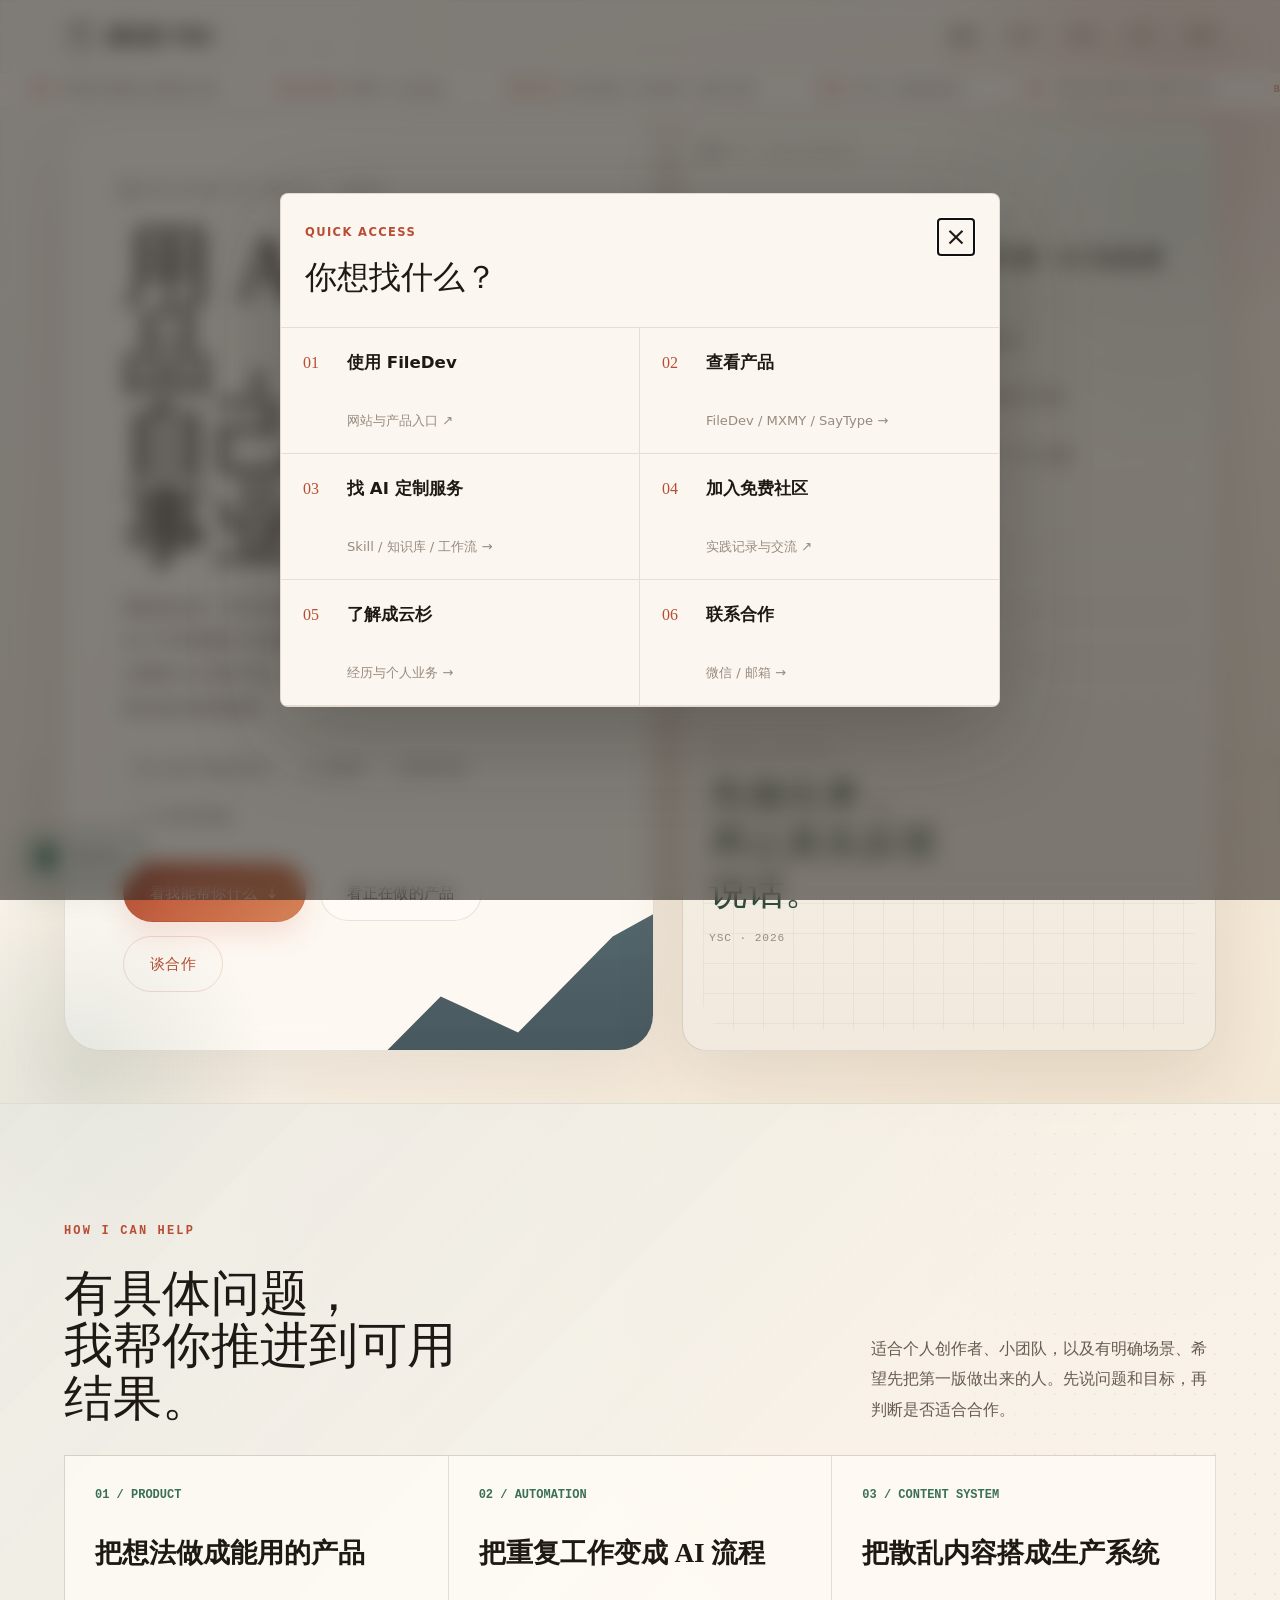
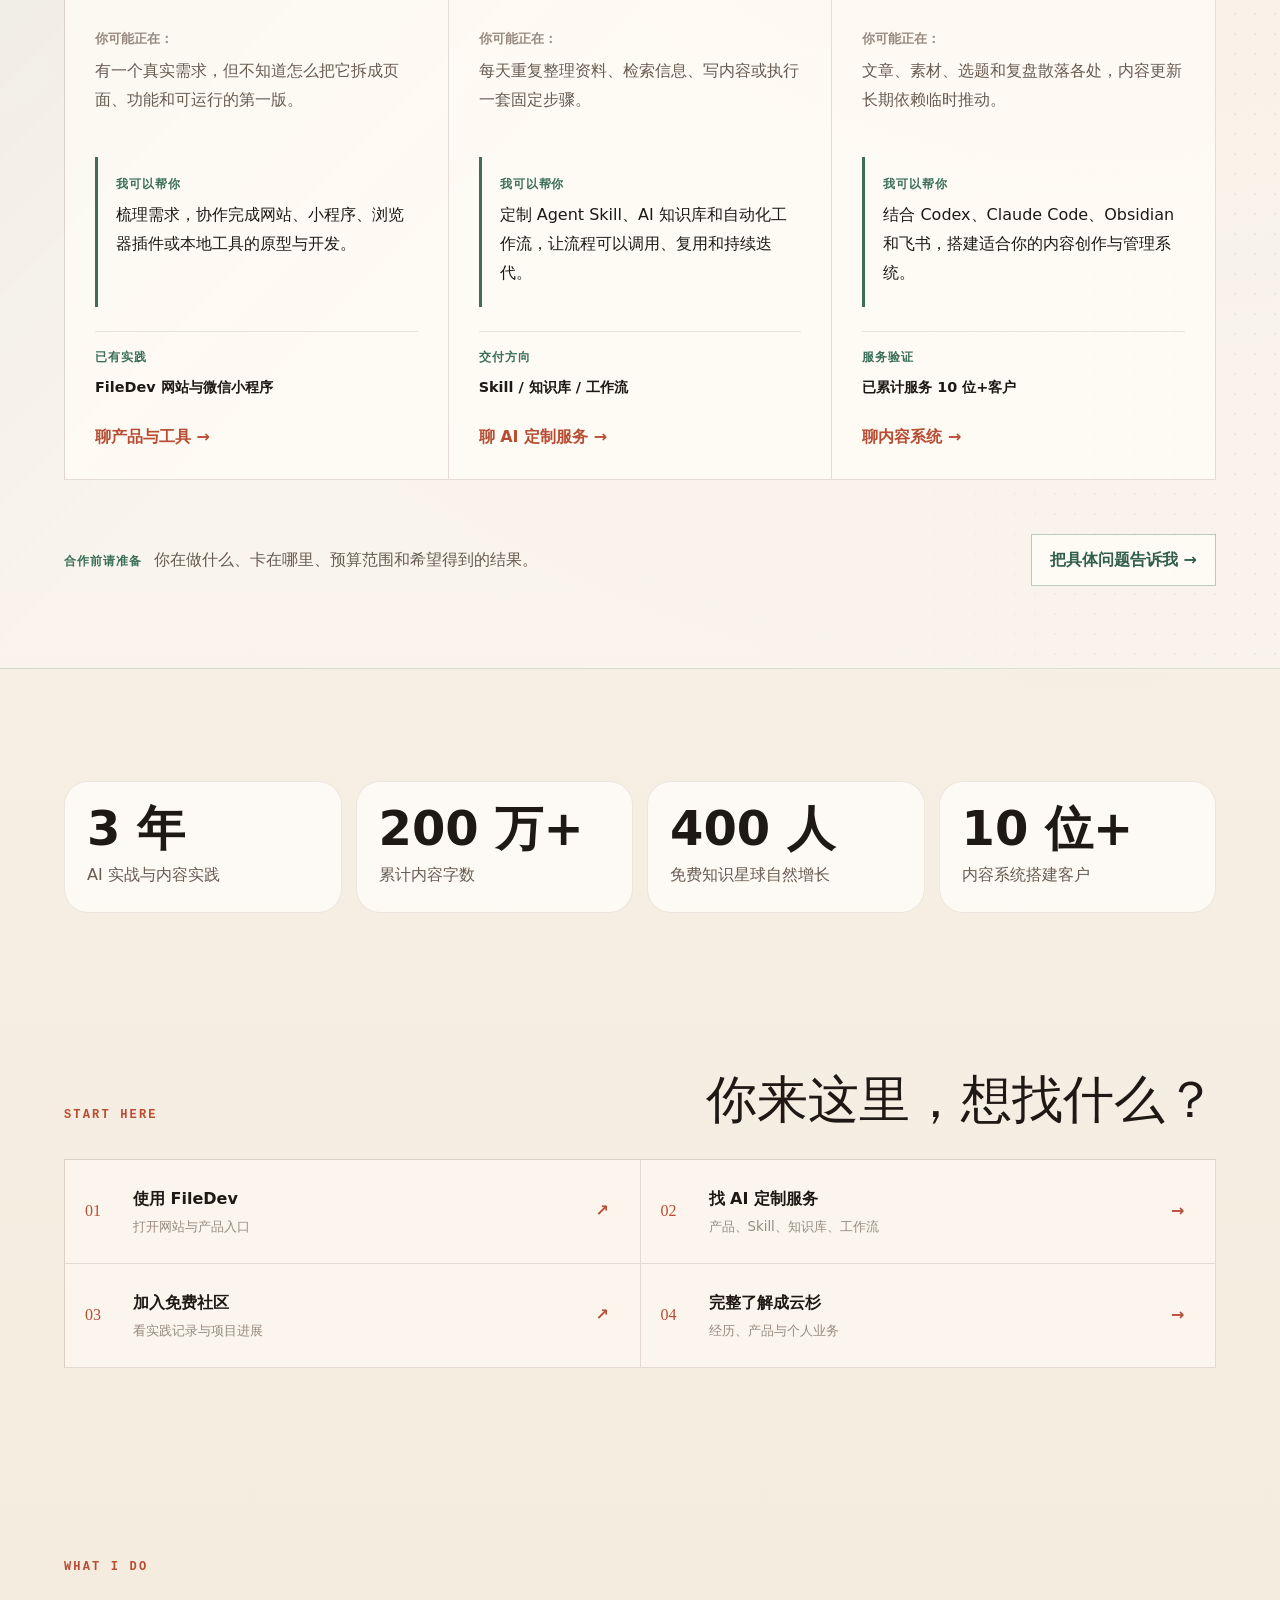
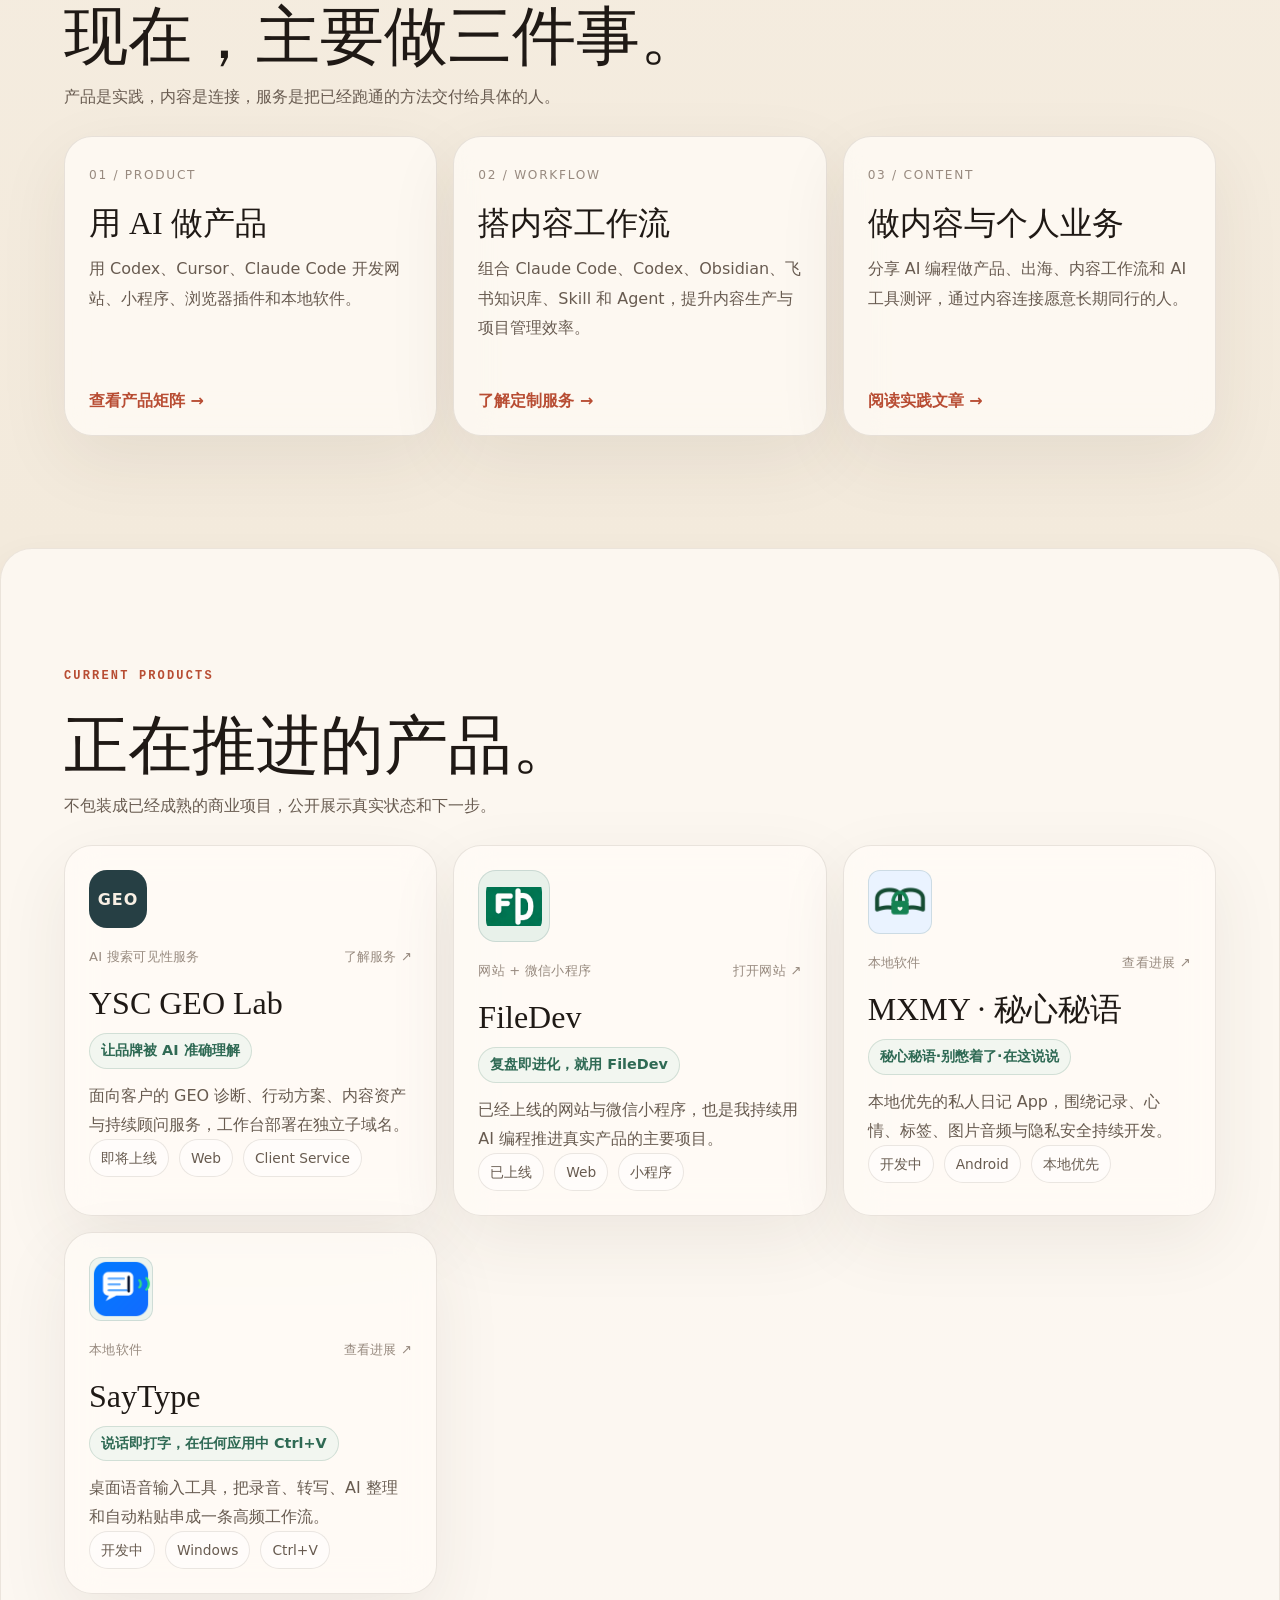
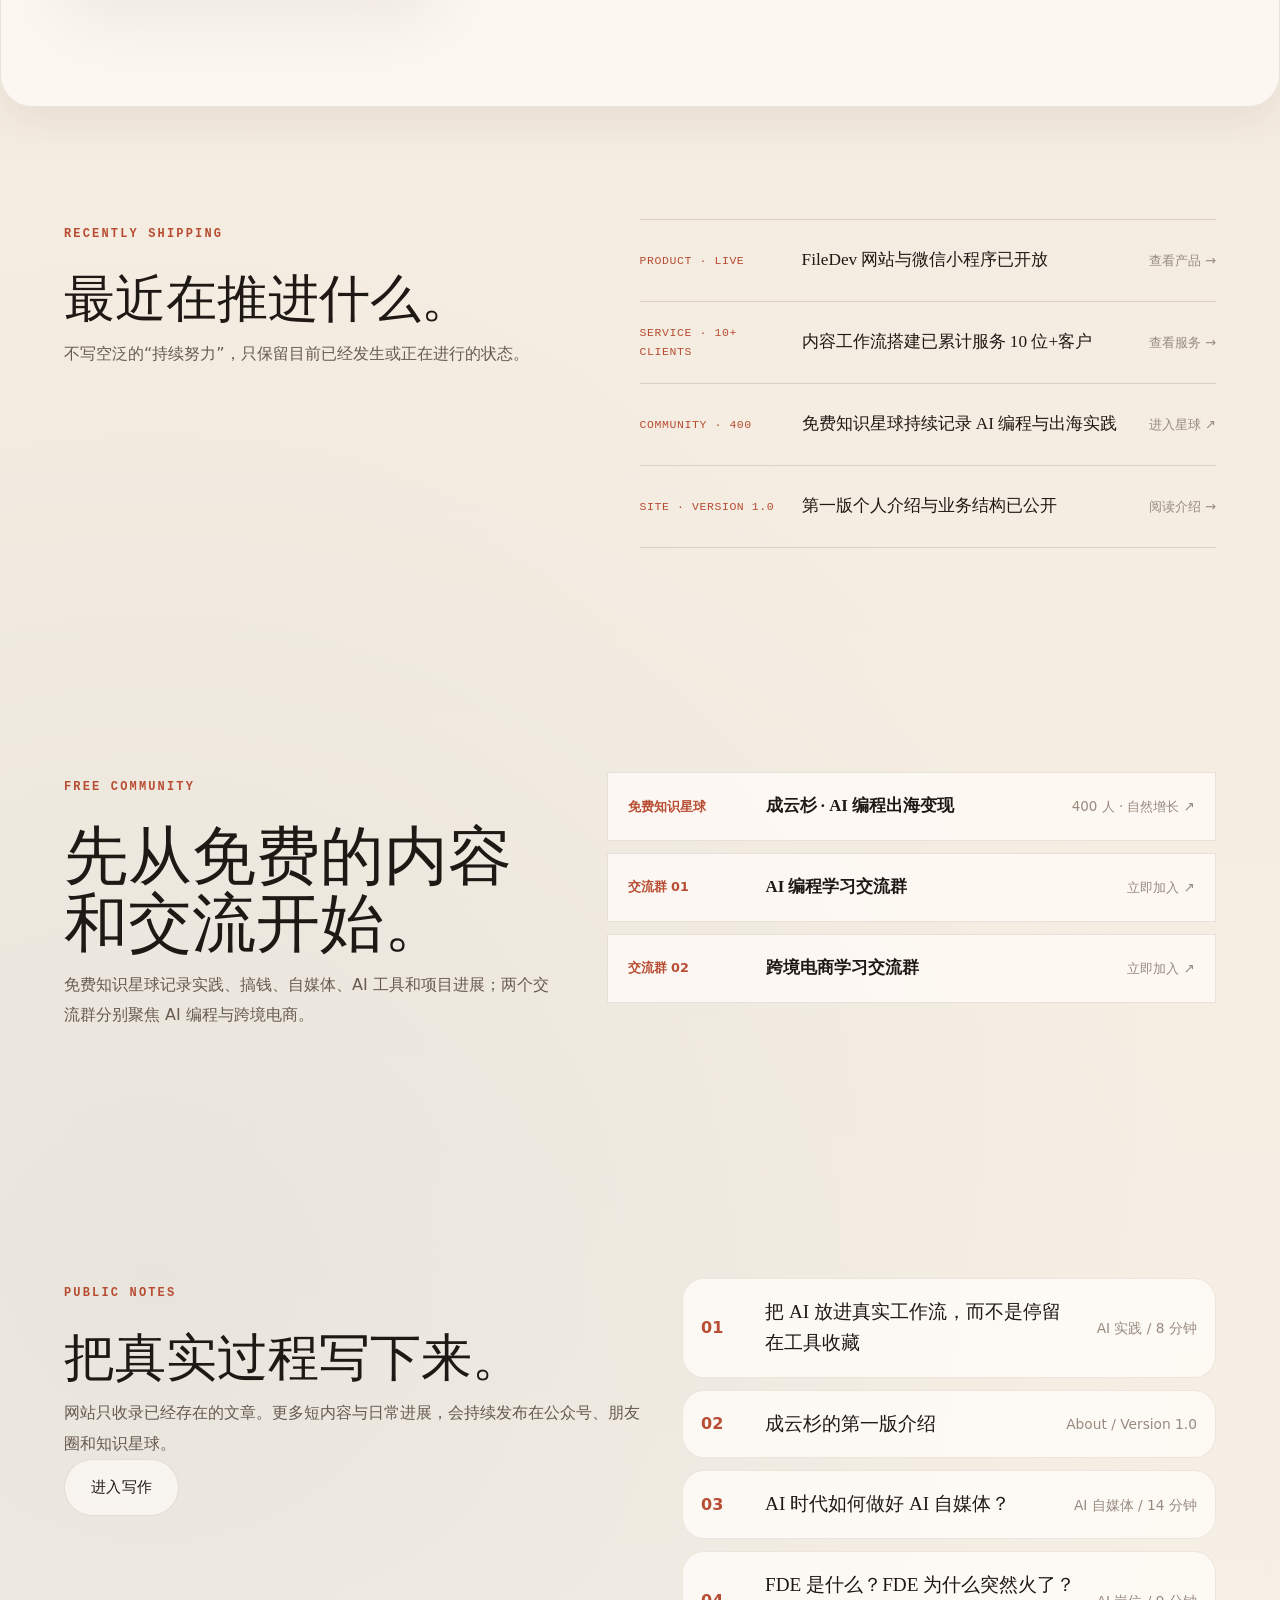
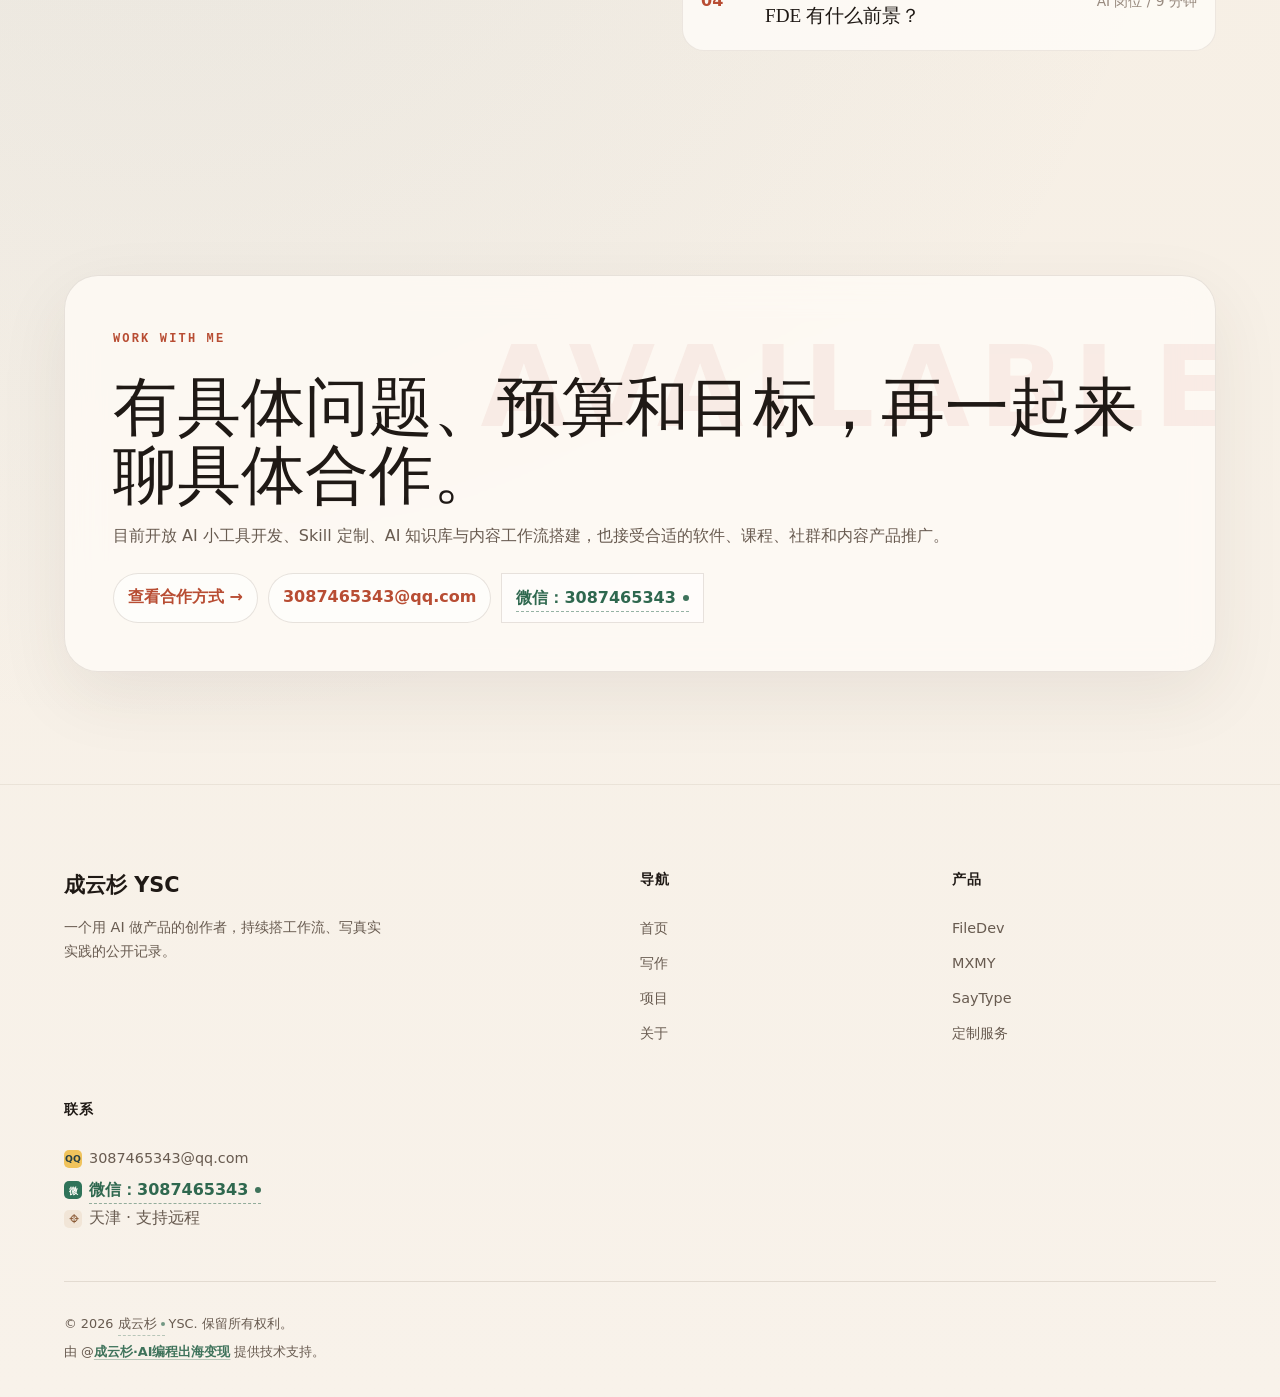
<file: index.html>
<!DOCTYPE html>
<html lang="zh-CN">
<head>
  <meta charset="UTF-8">
  <meta name="viewport" content="width=device-width, initial-scale=1.0">
  <meta name="description" content="成云杉的个人站：一个用 AI 做产品的创作者，持续搭内容工作流、写真实实践的公开记录。">
  <meta name="keywords" content="成云杉,YSC,AI编程,AI产品,内容工作流,FileDev,MXMY,SayType">
  <meta name="author" content="成云杉">
  <meta property="og:title" content="成云杉 - 用 AI 做产品与个人业务">
  <meta property="og:description" content="AI 产品、内容工作流、出海实践与个人业务的公开记录。">
  <meta property="og:type" content="website">
  <meta property="og:url" content="https://yscai101.com/">
  <title>成云杉 - 用 AI 做产品与个人业务</title>
  <link rel="apple-touch-icon" sizes="180x180" href="apple-touch-icon.png">
  <link rel="icon" type="image/png" sizes="32x32" href="favicon-32x32.png">
  <link rel="icon" type="image/png" sizes="16x16" href="favicon-16x16.png">
  <link rel="shortcut icon" href="favicon.ico">
  <link rel="stylesheet" href="css/style.css">
  <link rel="stylesheet" href="css/pages.css">
</head>
<body class="homepage">
  <nav class="navbar">
    <div class="container">
      <a href="index.html" class="nav-logo">成云杉 YSC</a>
      <div class="nav-links">
        <a href="index.html" class="active">首页</a>
        <a href="blog.html">写作</a>
        <a href="works.html">项目</a>
        <a href="about.html">关于</a>
        <a href="contact.html">联系</a>
      </div>
      <button class="nav-toggle" aria-label="菜单"><span></span><span></span><span></span></button>
    </div>
  </nav>

  <div class="mobile-menu">
    <a href="index.html">首页</a><a href="blog.html">写作</a><a href="works.html">项目</a><a href="about.html">关于</a><a href="contact.html">联系</a>
  </div>

  <div class="signal-strip" aria-label="当前动态">
    <div class="signal-track">
      <span><b>NOW</b> FileDev 网站与小程序已上线</span><span><b>BUILDING</b> MXMY · SayType</span><span><b>SERVICE</b> Skill 定制 · AI 知识库 · 内容工作流</span><span><b>OPEN</b> 天津 · 支持远程合作</span>
      <span aria-hidden="true"><b>NOW</b> FileDev 网站与小程序已上线</span><span aria-hidden="true"><b>BUILDING</b> MXMY · SayType</span><span aria-hidden="true"><b>SERVICE</b> Skill 定制 · AI 知识库 · 内容工作流</span><span aria-hidden="true"><b>OPEN</b> 天津 · 支持远程合作</span>
    </div>
  </div>

  <main class="ysc-lab">
    <section class="lab-hero" id="hero">
      <div class="container lab-hero-grid">
        <div class="lab-hero-copy fade-in">
          <div class="lab-kicker"><span class="live-dot"></span>BUILDING IN PUBLIC · 2026</div>
          <h1>用 AI 做产品，也在做自己的长期事业。</h1>
          <p class="lab-lead">我是成云杉，用 AI 做产品的创作者，也是一名 AI 实战者。过去 3 年持续做 AI 自媒体内容创作、AI 副业和知识付费；现在主要用 AI 开发产品、搭内容工作流，也在积极探索实践 AI 编程出海与跨境电商。</p>
          <div class="lab-tags" aria-label="当前身份">
            <span>用 AI 做产品的创作者</span><span>AI 实战者</span><span>内容创作者</span><span>个人业务实践者</span>
          </div>
          <div class="home-actions">
            <a href="#help" class="btn btn-primary">看我能帮你什么 <span class="btn-icon">↓</span></a>
            <a href="works.html" class="btn btn-secondary">看正在做的产品</a>
            <a href="contact.html" class="btn btn-ghost">谈合作</a>
          </div>
        </div>

        <aside class="lab-console fade-in-right" aria-label="成云杉当前进展">
          <div class="console-topbar"><span></span><span></span><span></span><strong>now.building</strong></div>
          <div class="console-profile">
            <img src="assets/wechat-avatar.jpg" alt="成云杉头像">
            <div><p>成云杉</p><strong>用 AI 做产品的创作者 / AI 实战者</strong></div>
          </div>
          <div class="console-lines">
            <p><span>product</span> FileDev / MXMY / SayType</p>
            <p><span>service</span> Skill 定制 / AI 知识库 / 内容工作流</p>
            <p><span>content</span> AI 编程 / 出海 / 工具测评 / 个人业务</p>
            <p><span>base</span> 天津 · 支持远程合作</p>
          </div>
          <div class="console-build" aria-live="polite">
            <div><span>live signal</span><strong id="consoleSignal">FileDev：复盘即进化</strong></div>
            <div class="console-progress"><i></i></div>
            <small>BUILD IN PUBLIC · 持续更新</small>
          </div>
          <div class="console-manifesto">
            <span>WORKING PRINCIPLE</span>
            <strong>先做出来，<br>再让真实反馈说话。</strong>
            <small>YSC · 2026</small>
          </div>
        </aside>
      </div>
    </section>

    <section class="help-section section" id="help" aria-labelledby="help-title">
      <div class="container">
        <header class="help-head fade-in">
          <div>
            <p class="section-label">HOW I CAN HELP</p>
            <h2 id="help-title">有具体问题，<br>我帮你推进到可用结果。</h2>
          </div>
          <p>适合个人创作者、小团队，以及有明确场景、希望先把第一版做出来的人。先说问题和目标，再判断是否适合合作。</p>
        </header>

        <div class="help-grid">
          <article class="help-card fade-in">
            <span class="help-index">01 / PRODUCT</span>
            <h3>把想法做成能用的产品</h3>
            <p class="help-situation"><b>你可能正在：</b>有一个真实需求，但不知道怎么把它拆成页面、功能和可运行的第一版。</p>
            <div class="help-delivery"><span>我可以帮你</span><p>梳理需求，协作完成网站、小程序、浏览器插件或本地工具的原型与开发。</p></div>
            <div class="help-proof"><span>已有实践</span><strong>FileDev 网站与微信小程序</strong></div>
            <a href="contact.html#services">聊产品与工具 →</a>
          </article>

          <article class="help-card fade-in delay-1">
            <span class="help-index">02 / AUTOMATION</span>
            <h3>把重复工作变成 AI 流程</h3>
            <p class="help-situation"><b>你可能正在：</b>每天重复整理资料、检索信息、写内容或执行一套固定步骤。</p>
            <div class="help-delivery"><span>我可以帮你</span><p>定制 Agent Skill、AI 知识库和自动化工作流，让流程可以调用、复用和持续迭代。</p></div>
            <div class="help-proof"><span>交付方向</span><strong>Skill / 知识库 / 工作流</strong></div>
            <a href="contact.html#services">聊 AI 定制服务 →</a>
          </article>

          <article class="help-card fade-in delay-2">
            <span class="help-index">03 / CONTENT SYSTEM</span>
            <h3>把散乱内容搭成生产系统</h3>
            <p class="help-situation"><b>你可能正在：</b>文章、素材、选题和复盘散落各处，内容更新长期依赖临时推动。</p>
            <div class="help-delivery"><span>我可以帮你</span><p>结合 Codex、Claude Code、Obsidian 和飞书，搭建适合你的内容创作与管理系统。</p></div>
            <div class="help-proof"><span>服务验证</span><strong>已累计服务 10 位+客户</strong></div>
            <a href="contact.html#services">聊内容系统 →</a>
          </article>
        </div>

        <div class="help-next fade-in">
          <p><span>合作前请准备</span>你在做什么、卡在哪里、预算范围和希望得到的结果。</p>
          <a href="contact.html">把具体问题告诉我 →</a>
        </div>
      </div>
    </section>

    <section class="lab-stats section" aria-label="实践数据">
      <div class="container lab-stat-grid">
        <article><strong>3 年</strong><span>AI 实战与内容实践</span></article>
        <article><strong>200 万+</strong><span>累计内容字数</span></article>
        <article><strong>400 人</strong><span>免费知识星球自然增长</span></article>
        <article><strong>10 位+</strong><span>内容系统搭建客户</span></article>
      </div>
    </section>

    <section class="route-section" aria-labelledby="route-title">
      <div class="container">
        <div class="route-heading"><p class="section-label">START HERE</p><h2 id="route-title">你来这里，想找什么？</h2></div>
        <div class="route-grid">
          <a href="https://filedev.dev" target="_blank" rel="noopener"><span>01</span><div><strong>使用 FileDev</strong><small>打开网站与产品入口</small></div><i>↗</i></a>
          <a href="contact.html#services"><span>02</span><div><strong>找 AI 定制服务</strong><small>产品、Skill、知识库、工作流</small></div><i>→</i></a>
          <a href="https://t.zsxq.com/VqloN" target="_blank" rel="noopener"><span>03</span><div><strong>加入免费社区</strong><small>看实践记录与项目进展</small></div><i>↗</i></a>
          <a href="about.html"><span>04</span><div><strong>完整了解成云杉</strong><small>经历、产品与个人业务</small></div><i>→</i></a>
        </div>
      </div>
    </section>

    <section class="lab-map section" id="map">
      <div class="container">
        <div class="lab-section-head fade-in">
          <p class="section-label">WHAT I DO</p>
          <h2>现在，主要做三件事。</h2>
          <p>产品是实践，内容是连接，服务是把已经跑通的方法交付给具体的人。</p>
        </div>
        <div class="lab-map-grid lab-map-grid-three">
          <article class="lab-map-card fade-in"><span>01 / PRODUCT</span><h3>用 AI 做产品</h3><p>用 Codex、Cursor、Claude Code 开发网站、小程序、浏览器插件和本地软件。</p><a href="works.html">查看产品矩阵 →</a></article>
          <article class="lab-map-card fade-in delay-1"><span>02 / WORKFLOW</span><h3>搭内容工作流</h3><p>组合 Claude Code、Codex、Obsidian、飞书知识库、Skill 和 Agent，提升内容生产与项目管理效率。</p><a href="contact.html#services">了解定制服务 →</a></article>
          <article class="lab-map-card fade-in delay-2"><span>03 / CONTENT</span><h3>做内容与个人业务</h3><p>分享 AI 编程做产品、出海、内容工作流和 AI 工具测评，通过内容连接愿意长期同行的人。</p><a href="blog.html">阅读实践文章 →</a></article>
        </div>
      </div>
    </section>

    <section class="lab-projects section" id="works">
      <div class="container">
        <div class="lab-section-head fade-in">
          <p class="section-label">CURRENT PRODUCTS</p>
          <h2>正在推进的产品。</h2>
          <p>不包装成已经成熟的商业项目，公开展示真实状态和下一步。</p>
        </div>
        <div class="lab-project-grid">
          <article class="lab-project-card fade-in"><div class="project-code">GEO</div><div class="portfolio-meta"><span>AI 搜索可见性服务</span><a href="geo.html">了解服务 ↗</a></div><h3>YSC GEO Lab</h3><p class="project-slogan">让品牌被 AI 准确理解</p><p>面向客户的 GEO 诊断、行动方案、内容资产与持续顾问服务，工作台部署在独立子域名。</p><div class="project-status"><span>即将上线</span><span>Web</span><span>Client Service</span></div></article>
          <article class="lab-project-card fade-in"><div class="project-logo project-logo-filedev"><img src="assets/filedev-logo.png" alt="FileDev Logo"></div><div class="portfolio-meta"><span>网站 + 微信小程序</span><a href="https://filedev.dev" target="_blank" rel="noopener">打开网站 ↗</a></div><h3>FileDev</h3><p class="project-slogan">复盘即进化，就用 FileDev</p><p>已经上线的网站与微信小程序，也是我持续用 AI 编程推进真实产品的主要项目。</p><div class="project-status"><span>已上线</span><span>Web</span><span>小程序</span></div></article>
          <article class="lab-project-card fade-in delay-1"><div class="project-logo"><img src="assets/mxmy-logo.png" alt="MXMY 秘心秘语 Logo"></div><div class="portfolio-meta"><span>本地软件</span><a href="works.html#mxmy">查看进展 ↗</a></div><h3>MXMY · 秘心秘语</h3><p class="project-slogan">秘心秘语·别憋着了·在这说说</p><p>本地优先的私人日记 App，围绕记录、心情、标签、图片音频与隐私安全持续开发。</p><div class="project-status"><span>开发中</span><span>Android</span><span>本地优先</span></div></article>
          <article class="lab-project-card fade-in delay-2"><div class="project-logo"><img src="assets/saytype-logo.png" alt="SayType Logo"></div><div class="portfolio-meta"><span>本地软件</span><a href="works.html#saytype">查看进展 ↗</a></div><h3>SayType</h3><p class="project-slogan">说话即打字，在任何应用中 Ctrl+V</p><p>桌面语音输入工具，把录音、转写、AI 整理和自动粘贴串成一条高频工作流。</p><div class="project-status"><span>开发中</span><span>Windows</span><span>Ctrl+V</span></div></article>
        </div>
      </div>
    </section>

    <section class="lab-updates section" id="updates">
      <div class="container lab-updates-grid">
        <div class="lab-section-head fade-in">
          <p class="section-label">RECENTLY SHIPPING</p>
          <h2>最近在推进什么。</h2>
          <p>不写空泛的“持续努力”，只保留目前已经发生或正在进行的状态。</p>
        </div>
        <div class="update-list fade-in-right">
          <a href="works.html#filedev"><span>PRODUCT · LIVE</span><strong>FileDev 网站与微信小程序已开放</strong><em>查看产品 →</em></a>
          <a href="contact.html#services"><span>SERVICE · 10+ CLIENTS</span><strong>内容工作流搭建已累计服务 10 位+客户</strong><em>查看服务 →</em></a>
          <a href="https://t.zsxq.com/VqloN" target="_blank" rel="noopener"><span>COMMUNITY · 400</span><strong>免费知识星球持续记录 AI 编程与出海实践</strong><em>进入星球 ↗</em></a>
          <a href="about.html"><span>SITE · VERSION 1.0</span><strong>第一版个人介绍与业务结构已公开</strong><em>阅读介绍 →</em></a>
        </div>
      </div>
    </section>

    <section class="lab-resource section">
      <div class="container lab-resource-grid">
        <div class="lab-section-head fade-in">
          <p class="section-label">FREE COMMUNITY</p>
          <h2>先从免费的内容和交流开始。</h2>
          <p>免费知识星球记录实践、搞钱、自媒体、AI 工具和项目进展；两个交流群分别聚焦 AI 编程与跨境电商。</p>
        </div>
        <div class="resource-links fade-in-right">
          <a href="https://t.zsxq.com/VqloN" target="_blank" rel="noopener"><span>免费知识星球</span><strong>成云杉 · AI 编程出海变现</strong><em>400 人 · 自然增长 ↗</em></a>
          <a href="https://qm.qq.com/q/emthaUeQus" target="_blank" rel="noopener"><span>交流群 01</span><strong>AI 编程学习交流群</strong><em>立即加入 ↗</em></a>
          <a href="https://qm.qq.com/q/geqlJ7vsOY" target="_blank" rel="noopener"><span>交流群 02</span><strong>跨境电商学习交流群</strong><em>立即加入 ↗</em></a>
        </div>
      </div>
    </section>

    <section class="lab-writing section">
      <div class="container lab-writing-grid">
        <div class="lab-section-head fade-in"><p class="section-label">PUBLIC NOTES</p><h2>把真实过程写下来。</h2><p>网站只收录已经存在的文章。更多短内容与日常进展，会持续发布在公众号、朋友圈和知识星球。</p><div class="home-actions"><a href="blog.html" class="btn btn-secondary">进入写作</a></div></div>
        <div class="lab-note-list fade-in-right">
          <a href="blog-post.html"><span>01</span><strong>把 AI 放进真实工作流，而不是停留在工具收藏</strong><em>AI 实践 / 8 分钟</em></a>
          <a href="about.html"><span>02</span><strong>成云杉的第一版介绍</strong><em>About / Version 1.0</em></a>
          <a href="blog-post-ai-media.html"><span>03</span><strong>AI 时代如何做好 AI 自媒体？</strong><em>AI 自媒体 / 14 分钟</em></a>
          <a href="blog-post-fde.html"><span>04</span><strong>FDE 是什么？FDE 为什么突然火了？FDE 有什么前景？</strong><em>AI 岗位 / 9 分钟</em></a>
        </div>
      </div>
    </section>

    <section class="lab-cta section">
      <div class="container"><div class="lab-cta-card fade-in"><p class="section-label">WORK WITH ME</p><h2>有具体问题、预算和目标，再一起来聊具体合作。</h2><p>目前开放 AI 小工具开发、Skill 定制、AI 知识库与内容工作流搭建，也接受合适的软件、课程、社群和内容产品推广。</p><div class="cta-contact-row"><a href="contact.html">查看合作方式 →</a><a href="mailto:3087465343@qq.com">3087465343@qq.com</a><span>微信：3087465343</span></div></div></div>
    </section>
  </main>

  <footer class="footer">
    <div class="container">
      <div class="footer-grid footer-grid-home">
        <div class="footer-brand"><div class="footer-logo">成云杉 YSC</div><p class="footer-desc">一个用 AI 做产品的创作者，持续搭工作流、写真实实践的公开记录。</p></div>
        <div class="footer-nav"><h4>导航</h4><a href="index.html">首页</a><a href="blog.html">写作</a><a href="works.html">项目</a><a href="about.html">关于</a></div>
        <div class="footer-nav"><h4>产品</h4><a href="https://filedev.dev" target="_blank" rel="noopener">FileDev</a><a href="works.html#mxmy">MXMY</a><a href="works.html#saytype">SayType</a><a href="contact.html#services">定制服务</a></div>
        <div class="footer-nav"><h4>联系</h4><a href="mailto:3087465343@qq.com">3087465343@qq.com</a><span>微信：3087465343</span><span>天津 · 支持远程</span></div>
      </div>
      <div class="footer-bottom footer-bottom-stack"><span>© 2026 成云杉 YSC. 保留所有权利。</span><span>由 @<a href="https://t.zsxq.com/VqloN" target="_blank" rel="noopener">成云杉·AI编程出海变现</a> 提供技术支持。</span></div>
    </div>
  </footer>
  <button class="back-to-top" aria-label="返回顶部">↑</button>
  <script src="js/main.js"></script>
</body>
</html>
</file>
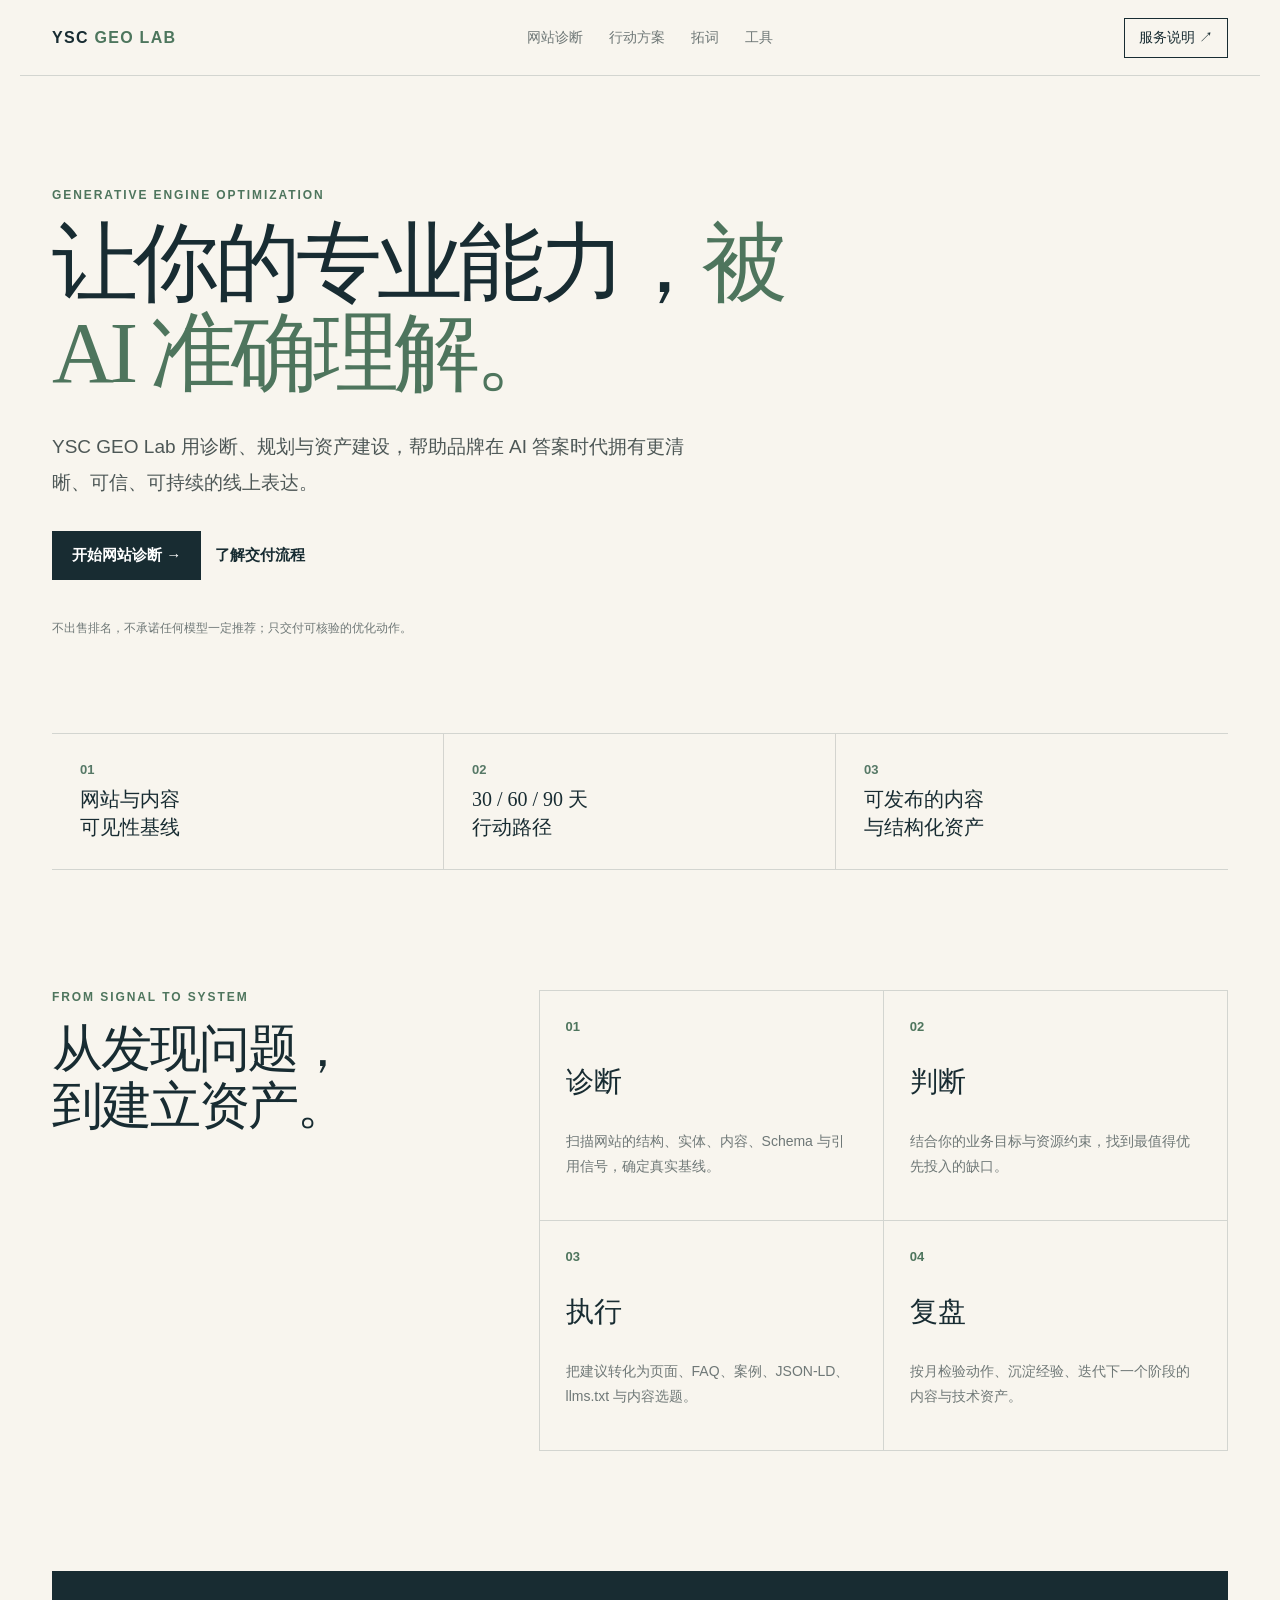
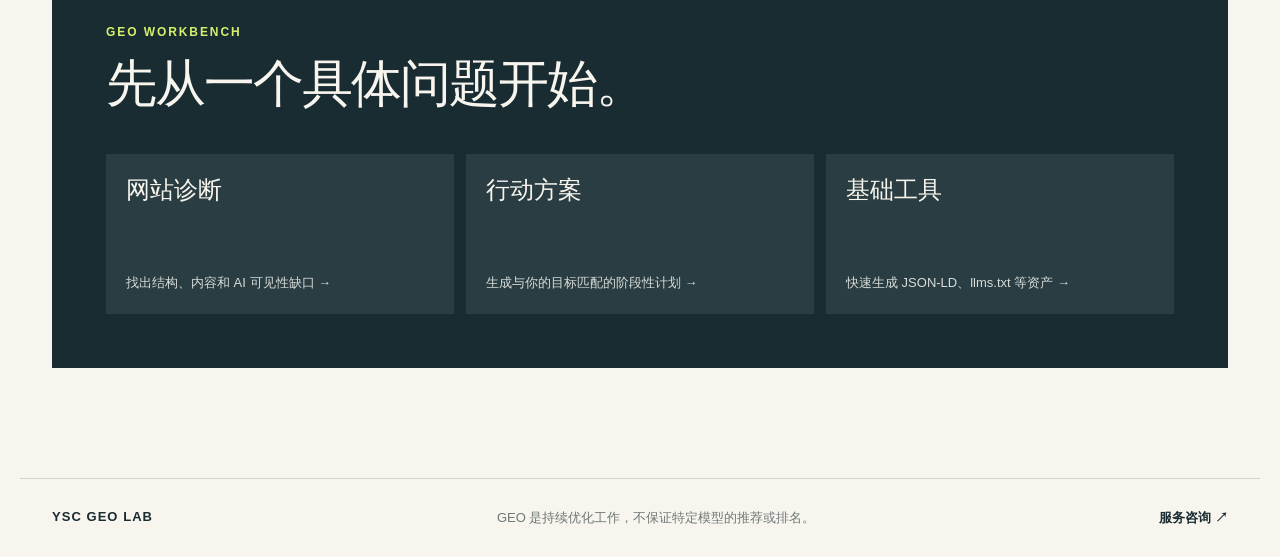
<file: geo-service/homepage/index.html>
<!doctype html>
<html lang="zh-CN">
<head>
  <meta charset="utf-8">
  <meta name="viewport" content="width=device-width,initial-scale=1">
  <meta name="description" content="YSC GEO Lab：从 AI 搜索可见性诊断到内容与技术资产的持续优化服务。">
  <meta name="robots" content="index,follow">
  <link rel="canonical" href="https://geo.yscai101.com/">
  <title>YSC GEO Lab · 让品牌被 AI 准确理解</title>
  <link rel="stylesheet" href="css/style.css">
  <script type="application/ld+json">{"@context":"https://schema.org","@type":"ProfessionalService","name":"YSC GEO Lab","url":"https://geo.yscai101.com/","description":"GEO 诊断、内容资产与 AI 搜索可见性持续优化服务","areaServed":"CN","knowsAbout":["Generative Engine Optimization","AI 搜索优化","结构化数据","内容策略"]}</script>
</head>
<body>
  <header><a class="brand" href="/">YSC <span>GEO LAB</span></a><nav><a href="/diagnostic">网站诊断</a><a href="/plans">行动方案</a><a href="/keywords">拓词</a><a href="/tools">工具</a></nav><a class="outline" href="https://yscai101.com/geo.html">服务说明 ↗</a></header>
  <main>
    <section class="hero"><p class="eyebrow">GENERATIVE ENGINE OPTIMIZATION</p><h1>让你的专业能力，<em>被 AI 准确理解。</em></h1><p class="lead">YSC GEO Lab 用诊断、规划与资产建设，帮助品牌在 AI 答案时代拥有更清晰、可信、可持续的线上表达。</p><div class="actions"><a class="primary" href="/diagnostic">开始网站诊断 →</a><a href="#workflow">了解交付流程</a></div><p class="disclaimer">不出售排名，不承诺任何模型一定推荐；只交付可核验的优化动作。</p></section>
    <section class="metrics"><div><b>01</b><span>网站与内容<br>可见性基线</span></div><div><b>02</b><span>30 / 60 / 90 天<br>行动路径</span></div><div><b>03</b><span>可发布的内容<br>与结构化资产</span></div></section>
    <section id="workflow" class="workflow"><div class="section-title"><p>FROM SIGNAL TO SYSTEM</p><h2>从发现问题，<br>到建立资产。</h2></div><ol><li><b>01</b><h3>诊断</h3><p>扫描网站的结构、实体、内容、Schema 与引用信号，确定真实基线。</p></li><li><b>02</b><h3>判断</h3><p>结合你的业务目标与资源约束，找到最值得优先投入的缺口。</p></li><li><b>03</b><h3>执行</h3><p>把建议转化为页面、FAQ、案例、JSON-LD、llms.txt 与内容选题。</p></li><li><b>04</b><h3>复盘</h3><p>按月检验动作、沉淀经验、迭代下一个阶段的内容与技术资产。</p></li></ol></section>
    <section class="workbench"><p>GEO WORKBENCH</p><h2>先从一个具体问题开始。</h2><div><a href="/diagnostic"><strong>网站诊断</strong><span>找出结构、内容和 AI 可见性缺口 →</span></a><a href="/plans"><strong>行动方案</strong><span>生成与你的目标匹配的阶段性计划 →</span></a><a href="/tools"><strong>基础工具</strong><span>快速生成 JSON-LD、llms.txt 等资产 →</span></a></div></section>
  </main>
  <footer><strong>YSC GEO LAB</strong><span>GEO 是持续优化工作，不保证特定模型的推荐或排名。</span><a href="https://yscai101.com/geo.html">服务咨询 ↗</a></footer>
</body>
</html>
</file>
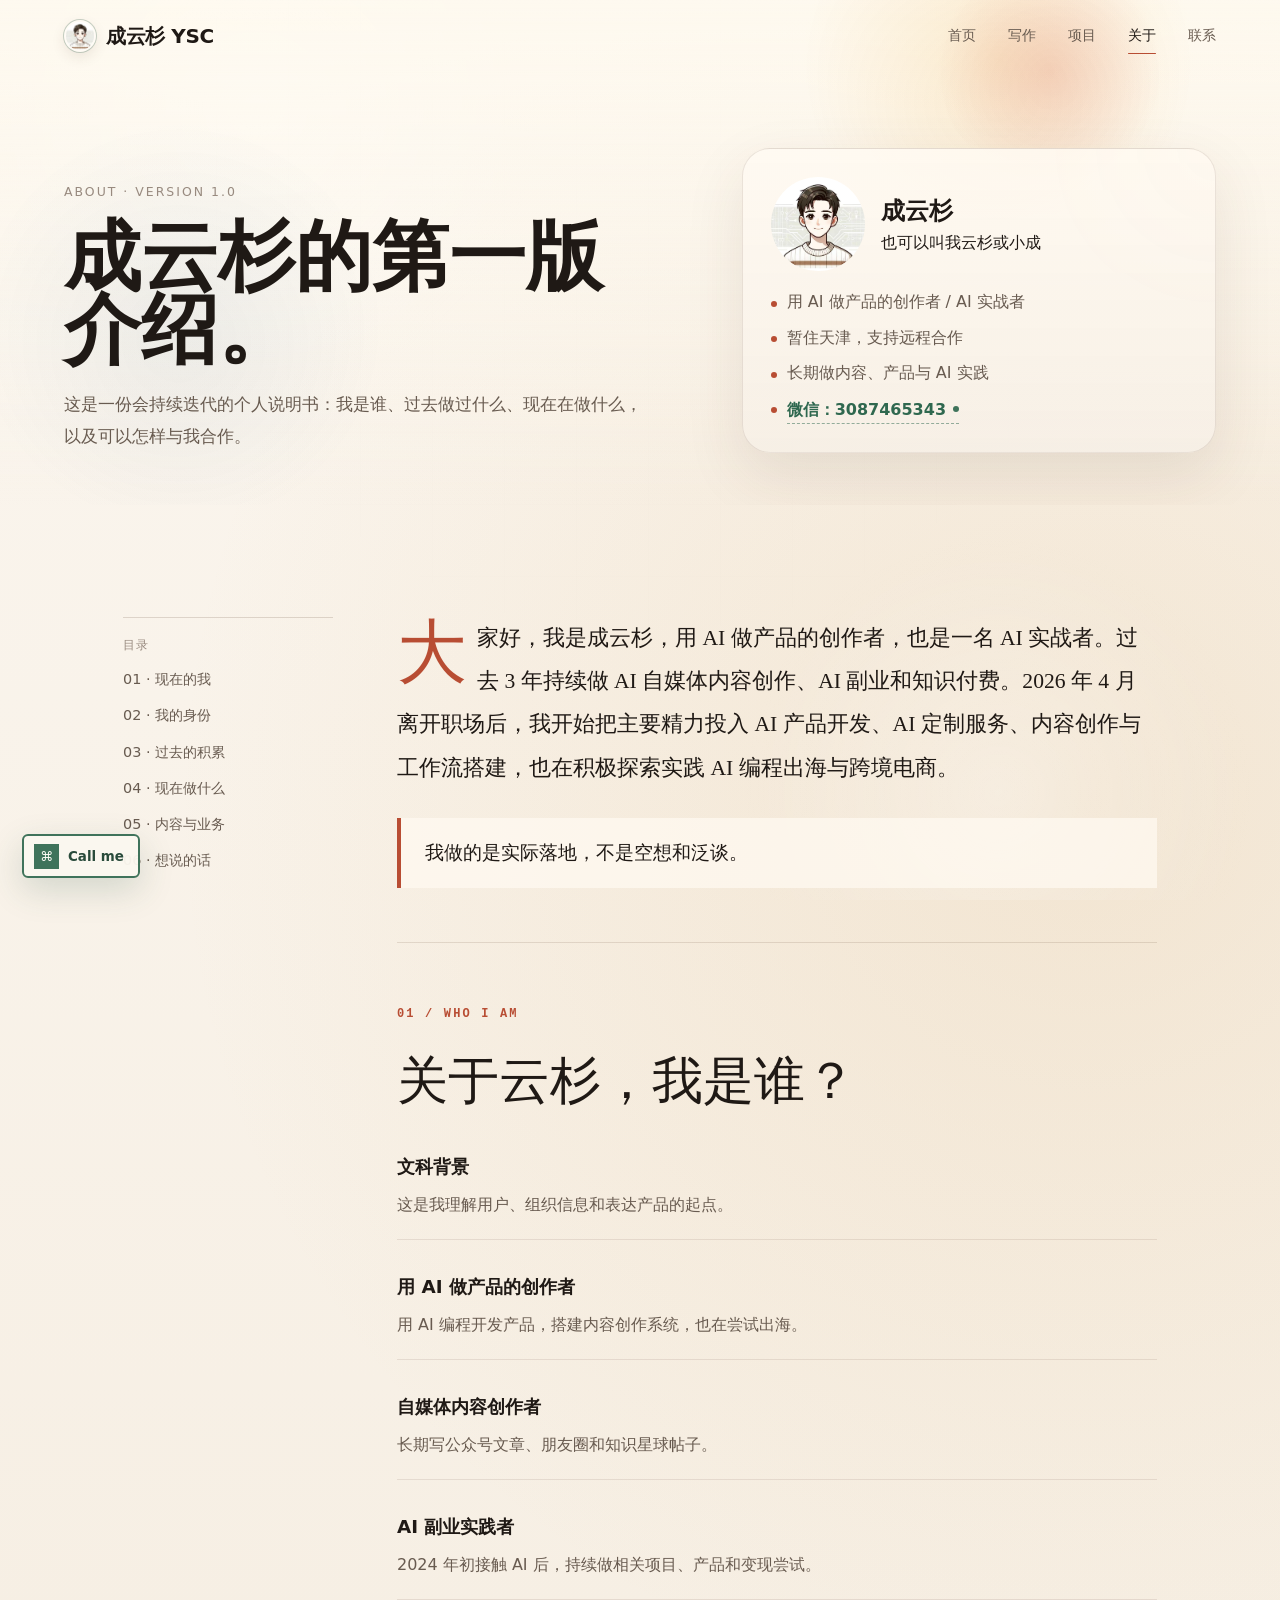
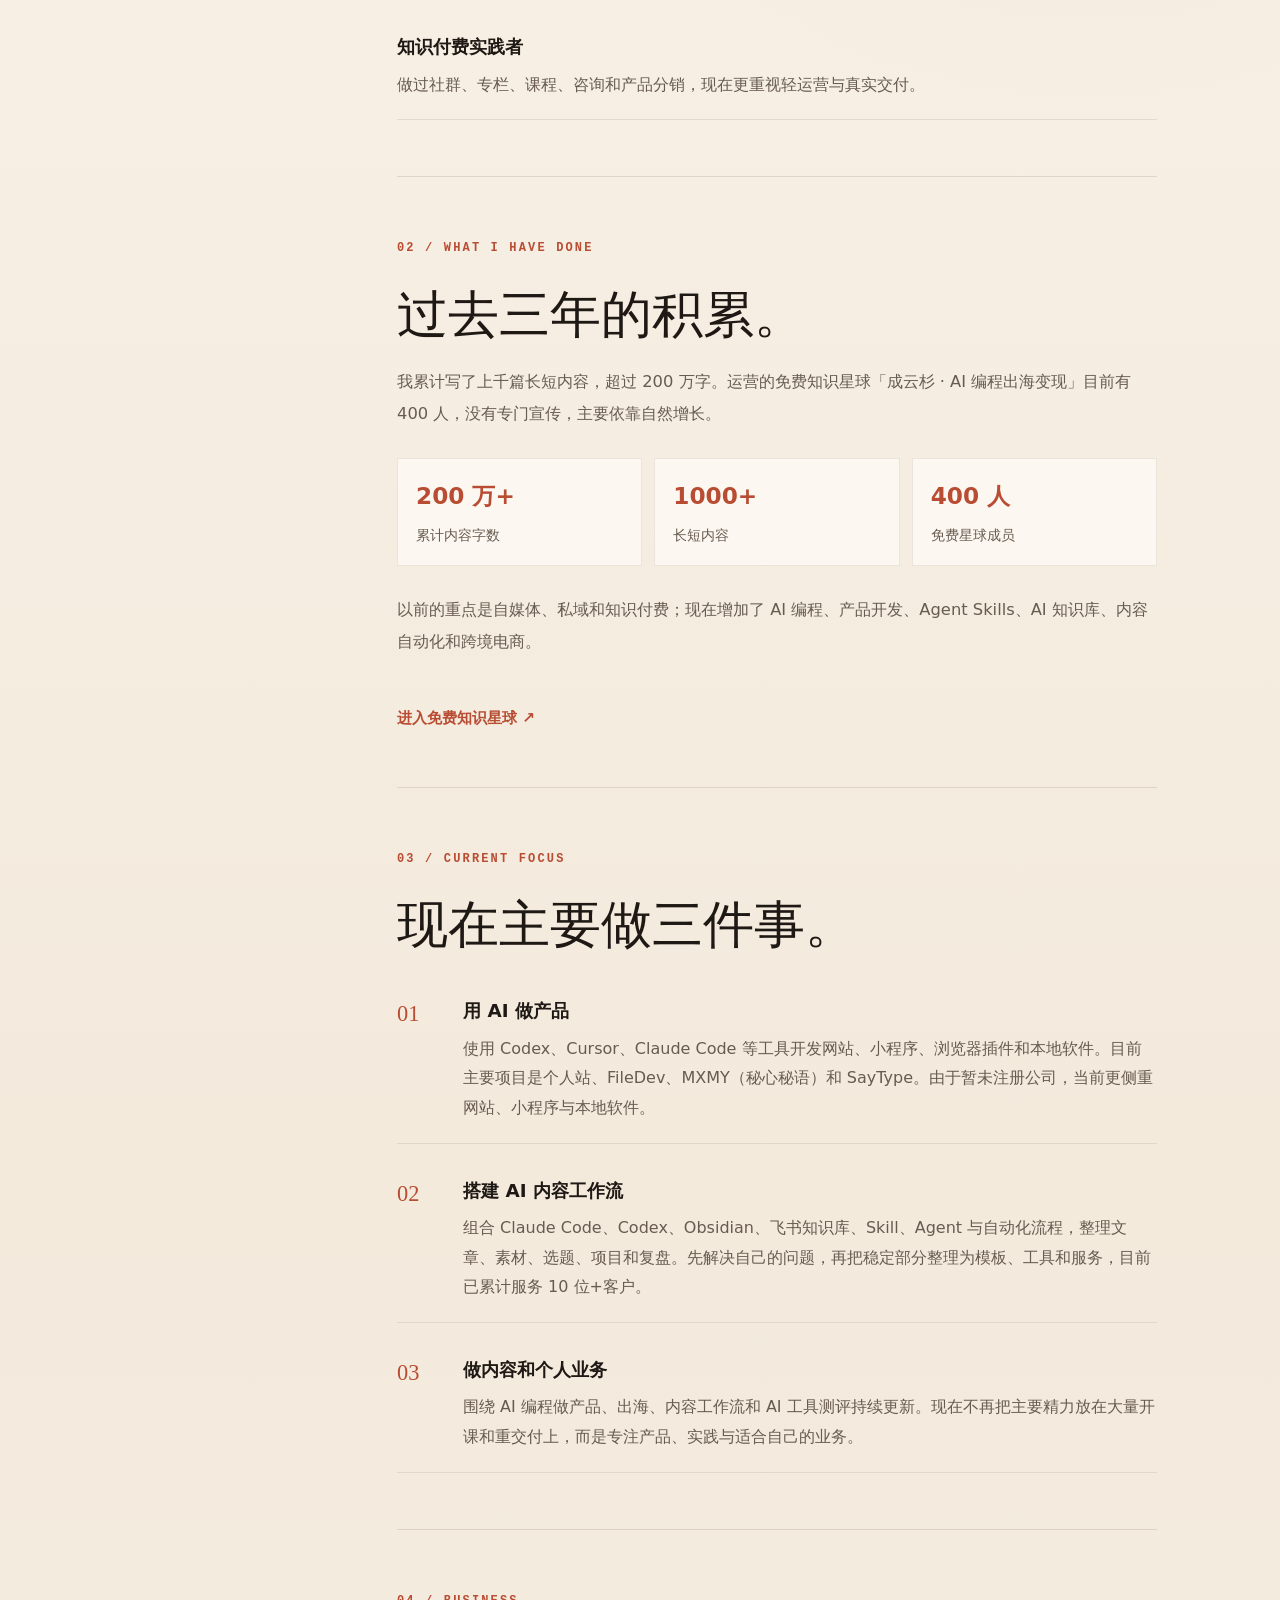
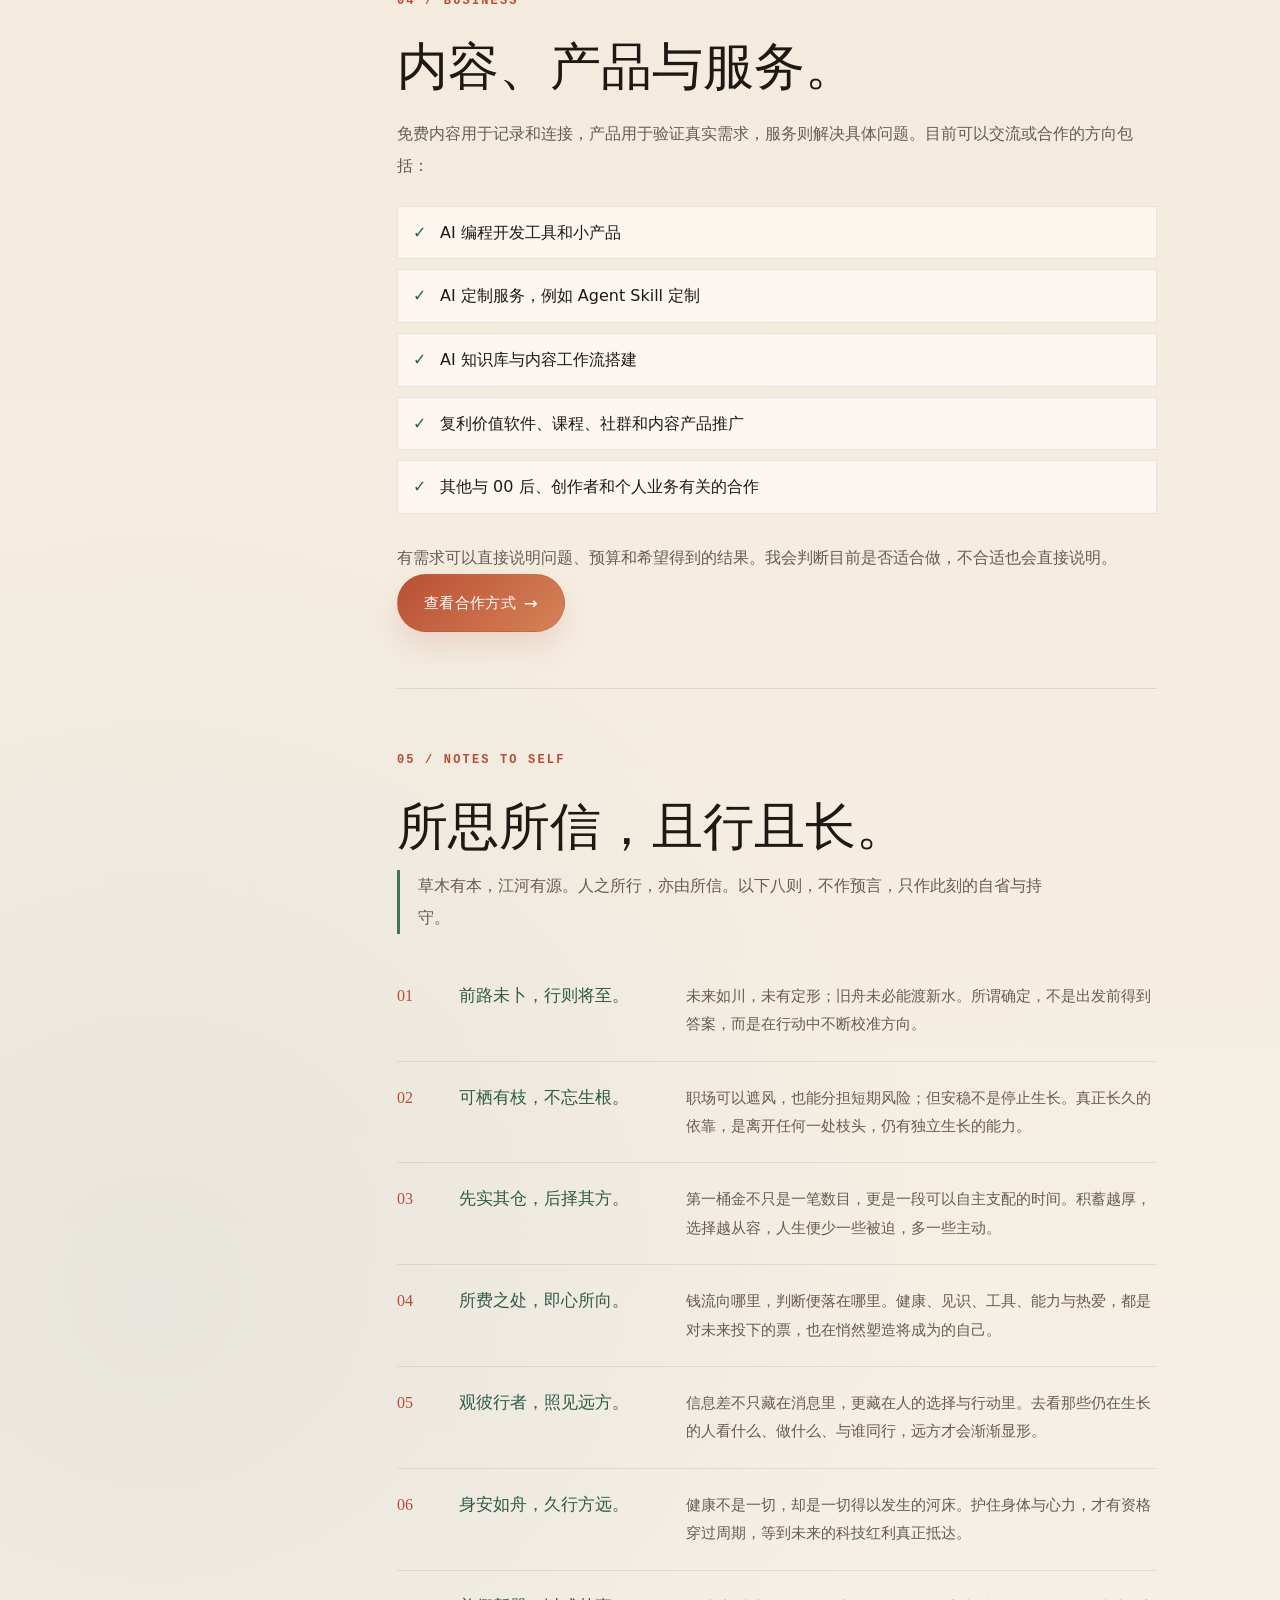
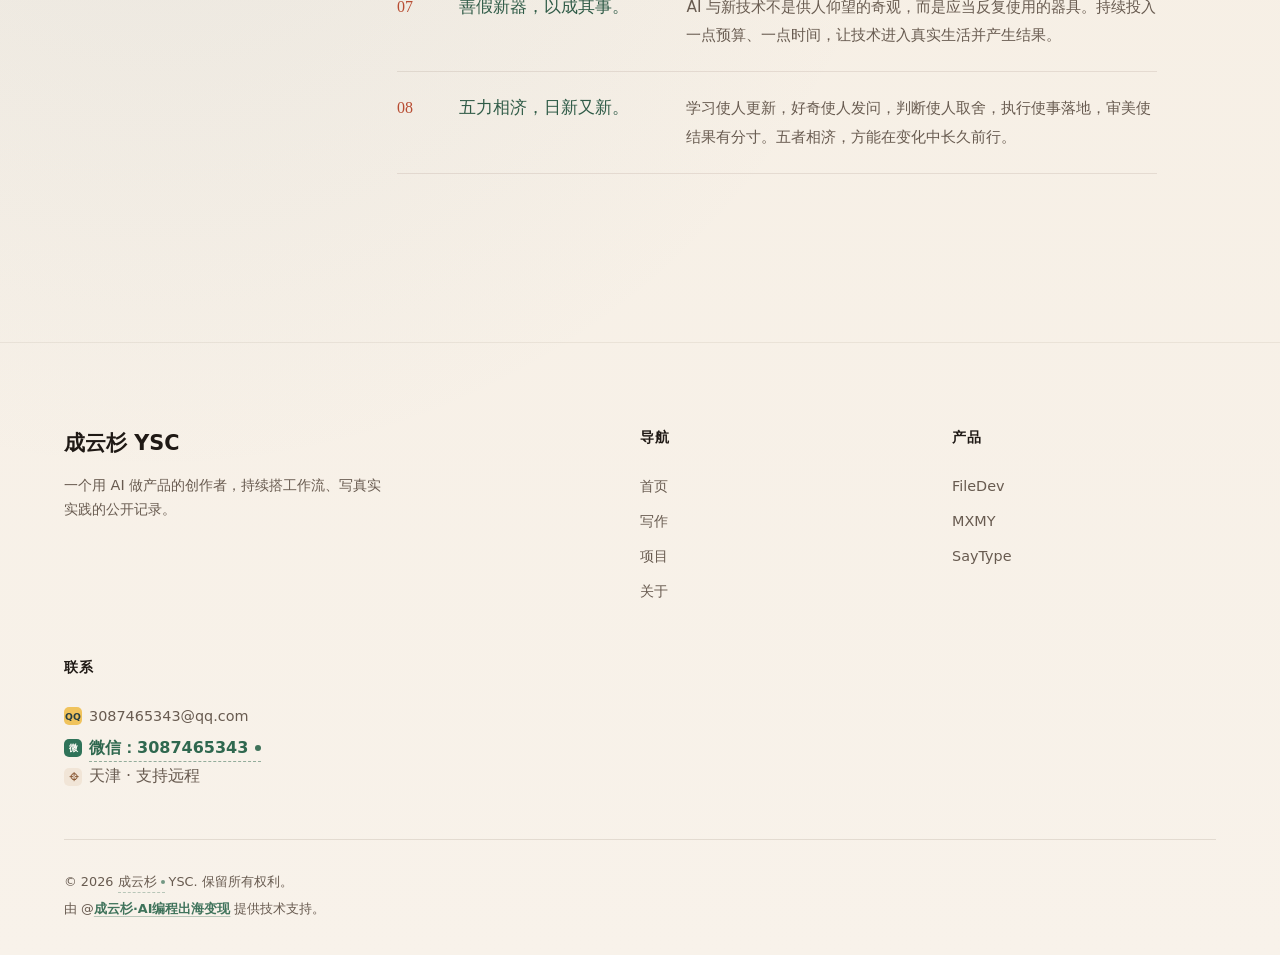
<file: about.html>
<!DOCTYPE html>
<html lang="zh-CN">
<head>
  <meta charset="UTF-8">
  <meta name="viewport" content="width=device-width, initial-scale=1.0">
  <meta name="description" content="成云杉的第一版介绍：个人经历、AI 产品体系、内容工作流与个人商业化模式。">
  <title>关于成云杉 - 第一版个人介绍</title>
  <link rel="apple-touch-icon" sizes="180x180" href="apple-touch-icon.png">
  <link rel="icon" type="image/png" sizes="32x32" href="favicon-32x32.png">
  <link rel="icon" type="image/png" sizes="16x16" href="favicon-16x16.png">
  <link rel="shortcut icon" href="favicon.ico">
  <link rel="stylesheet" href="css/style.css">
  <link rel="stylesheet" href="css/pages.css">
</head>
<body class="homepage">
  <nav class="navbar scrolled">
    <div class="container">
      <a href="index.html" class="nav-logo">成云杉 YSC</a>
      <div class="nav-links"><a href="index.html">首页</a><a href="blog.html">写作</a><a href="works.html">项目</a><a href="about.html" class="active">关于</a><a href="contact.html">联系</a></div>
      <button class="nav-toggle" aria-label="菜单"><span></span><span></span><span></span></button>
    </div>
  </nav>
  <div class="mobile-menu"><a href="index.html">首页</a><a href="blog.html">写作</a><a href="works.html">项目</a><a href="about.html">关于</a><a href="contact.html">联系</a></div>

  <main>
    <section class="page-intro page-intro-about">
      <div class="container page-intro-grid">
        <div class="page-intro-copy fade-in">
          <p class="page-kicker">ABOUT · VERSION 1.0</p>
          <h1>成云杉的第一版介绍。</h1>
          <p class="page-summary">这是一份会持续迭代的个人说明书：我是谁、过去做过什么、现在在做什么，以及可以怎样与我合作。</p>
        </div>
        <aside class="page-intro-card fade-in-right">
          <div class="profile-inline"><img src="assets/wechat-avatar.jpg" alt="成云杉头像" class="page-profile-avatar"><div><h2>成云杉</h2><p>也可以叫我云杉或小成</p></div></div>
          <ul class="page-profile-points"><li>用 AI 做产品的创作者 / AI 实战者</li><li>暂住天津，支持远程合作</li><li>长期做内容、产品与 AI 实践</li><li>微信：3087465343</li></ul>
        </aside>
      </div>
    </section>

    <section class="section about-document-section">
      <div class="container about-document-grid">
        <aside class="about-toc fade-in" aria-label="文章目录">
          <span>目录</span>
          <a href="#intro">01 · 现在的我</a><a href="#identity">02 · 我的身份</a><a href="#history">03 · 过去的积累</a><a href="#now">04 · 现在做什么</a><a href="#business">05 · 内容与业务</a><a href="#beliefs">06 · 想说的话</a>
        </aside>

        <article class="about-document fade-in">
          <header id="intro" class="about-lead-block">
            <p class="about-dropcap">大家好，我是成云杉，用 AI 做产品的创作者，也是一名 AI 实战者。过去 3 年持续做 AI 自媒体内容创作、AI 副业和知识付费。2026 年 4 月离开职场后，我开始把主要精力投入 AI 产品开发、AI 定制服务、内容创作与工作流搭建，也在积极探索实践 AI 编程出海与跨境电商。</p>
            <blockquote>我做的是实际落地，不是空想和泛谈。</blockquote>
          </header>

          <section id="identity" class="about-chapter">
            <p class="section-label">01 / WHO I AM</p><h2>关于云杉，我是谁？</h2>
            <div class="identity-list">
              <div><strong>文科背景</strong><p>这是我理解用户、组织信息和表达产品的起点。</p></div>
              <div><strong>用 AI 做产品的创作者</strong><p>用 AI 编程开发产品，搭建内容创作系统，也在尝试出海。</p></div>
              <div><strong>自媒体内容创作者</strong><p>长期写公众号文章、朋友圈和知识星球帖子。</p></div>
              <div><strong>AI 副业实践者</strong><p>2024 年初接触 AI 后，持续做相关项目、产品和变现尝试。</p></div>
              <div><strong>知识付费实践者</strong><p>做过社群、专栏、课程、咨询和产品分销，现在更重视轻运营与真实交付。</p></div>
            </div>
          </section>

          <section id="history" class="about-chapter">
            <p class="section-label">02 / WHAT I HAVE DONE</p><h2>过去三年的积累。</h2>
            <p>我累计写了上千篇长短内容，超过 200 万字。运营的免费知识星球「成云杉 · AI 编程出海变现」目前有 400 人，没有专门宣传，主要依靠自然增长。</p>
            <div class="about-proof-row"><div><strong>200 万+</strong><span>累计内容字数</span></div><div><strong>1000+</strong><span>长短内容</span></div><div><strong>400 人</strong><span>免费星球成员</span></div></div>
            <p>以前的重点是自媒体、私域和知识付费；现在增加了 AI 编程、产品开发、Agent Skills、AI 知识库、内容自动化和跨境电商。</p>
            <a class="reading-link" href="https://t.zsxq.com/VqloN" target="_blank" rel="noopener">进入免费知识星球 ↗</a>
          </section>

          <section id="now" class="about-chapter">
            <p class="section-label">03 / CURRENT FOCUS</p><h2>现在主要做三件事。</h2>
            <div class="about-numbered">
              <div><span>01</span><h3>用 AI 做产品</h3><p>使用 Codex、Cursor、Claude Code 等工具开发网站、小程序、浏览器插件和本地软件。目前主要项目是个人站、FileDev、MXMY（秘心秘语）和 SayType。由于暂未注册公司，当前更侧重网站、小程序与本地软件。</p></div>
              <div><span>02</span><h3>搭建 AI 内容工作流</h3><p>组合 Claude Code、Codex、Obsidian、飞书知识库、Skill、Agent 与自动化流程，整理文章、素材、选题、项目和复盘。先解决自己的问题，再把稳定部分整理为模板、工具和服务，目前已累计服务 10 位+客户。</p></div>
              <div><span>03</span><h3>做内容和个人业务</h3><p>围绕 AI 编程做产品、出海、内容工作流和 AI 工具测评持续更新。现在不再把主要精力放在大量开课和重交付上，而是专注产品、实践与适合自己的业务。</p></div>
            </div>
          </section>

          <section id="business" class="about-chapter">
            <p class="section-label">04 / BUSINESS</p><h2>内容、产品与服务。</h2>
            <p>免费内容用于记录和连接，产品用于验证真实需求，服务则解决具体问题。目前可以交流或合作的方向包括：</p>
            <ul class="about-checklist"><li>AI 编程开发工具和小产品</li><li>AI 定制服务，例如 Agent Skill 定制</li><li>AI 知识库与内容工作流搭建</li><li>复利价值软件、课程、社群和内容产品推广</li><li>其他与 00 后、创作者和个人业务有关的合作</li></ul>
            <p>有需求可以直接说明问题、预算和希望得到的结果。我会判断目前是否适合做，不合适也会直接说明。</p>
            <a href="contact.html" class="btn btn-primary">查看合作方式 <span class="btn-icon">→</span></a>
          </section>

          <section id="beliefs" class="about-chapter">
            <p class="section-label">05 / NOTES TO SELF</p><h2>所思所信，且行且长。</h2>
            <p class="beliefs-prologue">草木有本，江河有源。人之所行，亦由所信。以下八则，不作预言，只作此刻的自省与持守。</p>
            <ol class="belief-list">
              <li><span>01</span><strong>前路未卜，行则将至。</strong><p>未来如川，未有定形；旧舟未必能渡新水。所谓确定，不是出发前得到答案，而是在行动中不断校准方向。</p></li>
              <li><span>02</span><strong>可栖有枝，不忘生根。</strong><p>职场可以遮风，也能分担短期风险；但安稳不是停止生长。真正长久的依靠，是离开任何一处枝头，仍有独立生长的能力。</p></li>
              <li><span>03</span><strong>先实其仓，后择其方。</strong><p>第一桶金不只是一笔数目，更是一段可以自主支配的时间。积蓄越厚，选择越从容，人生便少一些被迫，多一些主动。</p></li>
              <li><span>04</span><strong>所费之处，即心所向。</strong><p>钱流向哪里，判断便落在哪里。健康、见识、工具、能力与热爱，都是对未来投下的票，也在悄然塑造将成为的自己。</p></li>
              <li><span>05</span><strong>观彼行者，照见远方。</strong><p>信息差不只藏在消息里，更藏在人的选择与行动里。去看那些仍在生长的人看什么、做什么、与谁同行，远方才会渐渐显形。</p></li>
              <li><span>06</span><strong>身安如舟，久行方远。</strong><p>健康不是一切，却是一切得以发生的河床。护住身体与心力，才有资格穿过周期，等到未来的科技红利真正抵达。</p></li>
              <li><span>07</span><strong>善假新器，以成其事。</strong><p>AI 与新技术不是供人仰望的奇观，而是应当反复使用的器具。持续投入一点预算、一点时间，让技术进入真实生活并产生结果。</p></li>
              <li><span>08</span><strong>五力相济，日新又新。</strong><p>学习使人更新，好奇使人发问，判断使人取舍，执行使事落地，审美使结果有分寸。五者相济，方能在变化中长久前行。</p></li>
            </ol>
          </section>
        </article>
      </div>
    </section>
  </main>

  <footer class="footer"><div class="container"><div class="footer-grid footer-grid-home"><div class="footer-brand"><div class="footer-logo">成云杉 YSC</div><p class="footer-desc">一个用 AI 做产品的创作者，持续搭工作流、写真实实践的公开记录。</p></div><div class="footer-nav"><h4>导航</h4><a href="index.html">首页</a><a href="blog.html">写作</a><a href="works.html">项目</a><a href="about.html">关于</a></div><div class="footer-nav"><h4>产品</h4><a href="https://filedev.dev" target="_blank" rel="noopener">FileDev</a><a href="works.html#mxmy">MXMY</a><a href="works.html#saytype">SayType</a></div><div class="footer-nav"><h4>联系</h4><a href="mailto:3087465343@qq.com">3087465343@qq.com</a><span>微信：3087465343</span><span>天津 · 支持远程</span></div></div><div class="footer-bottom footer-bottom-stack"><span>© 2026 成云杉 YSC. 保留所有权利。</span><span>由 @<a href="https://t.zsxq.com/VqloN" target="_blank" rel="noopener">成云杉·AI编程出海变现</a> 提供技术支持。</span></div></div></footer>
  <button class="back-to-top" aria-label="返回顶部">↑</button>
  <script src="js/main.js"></script>
</body>
</html>
</file>
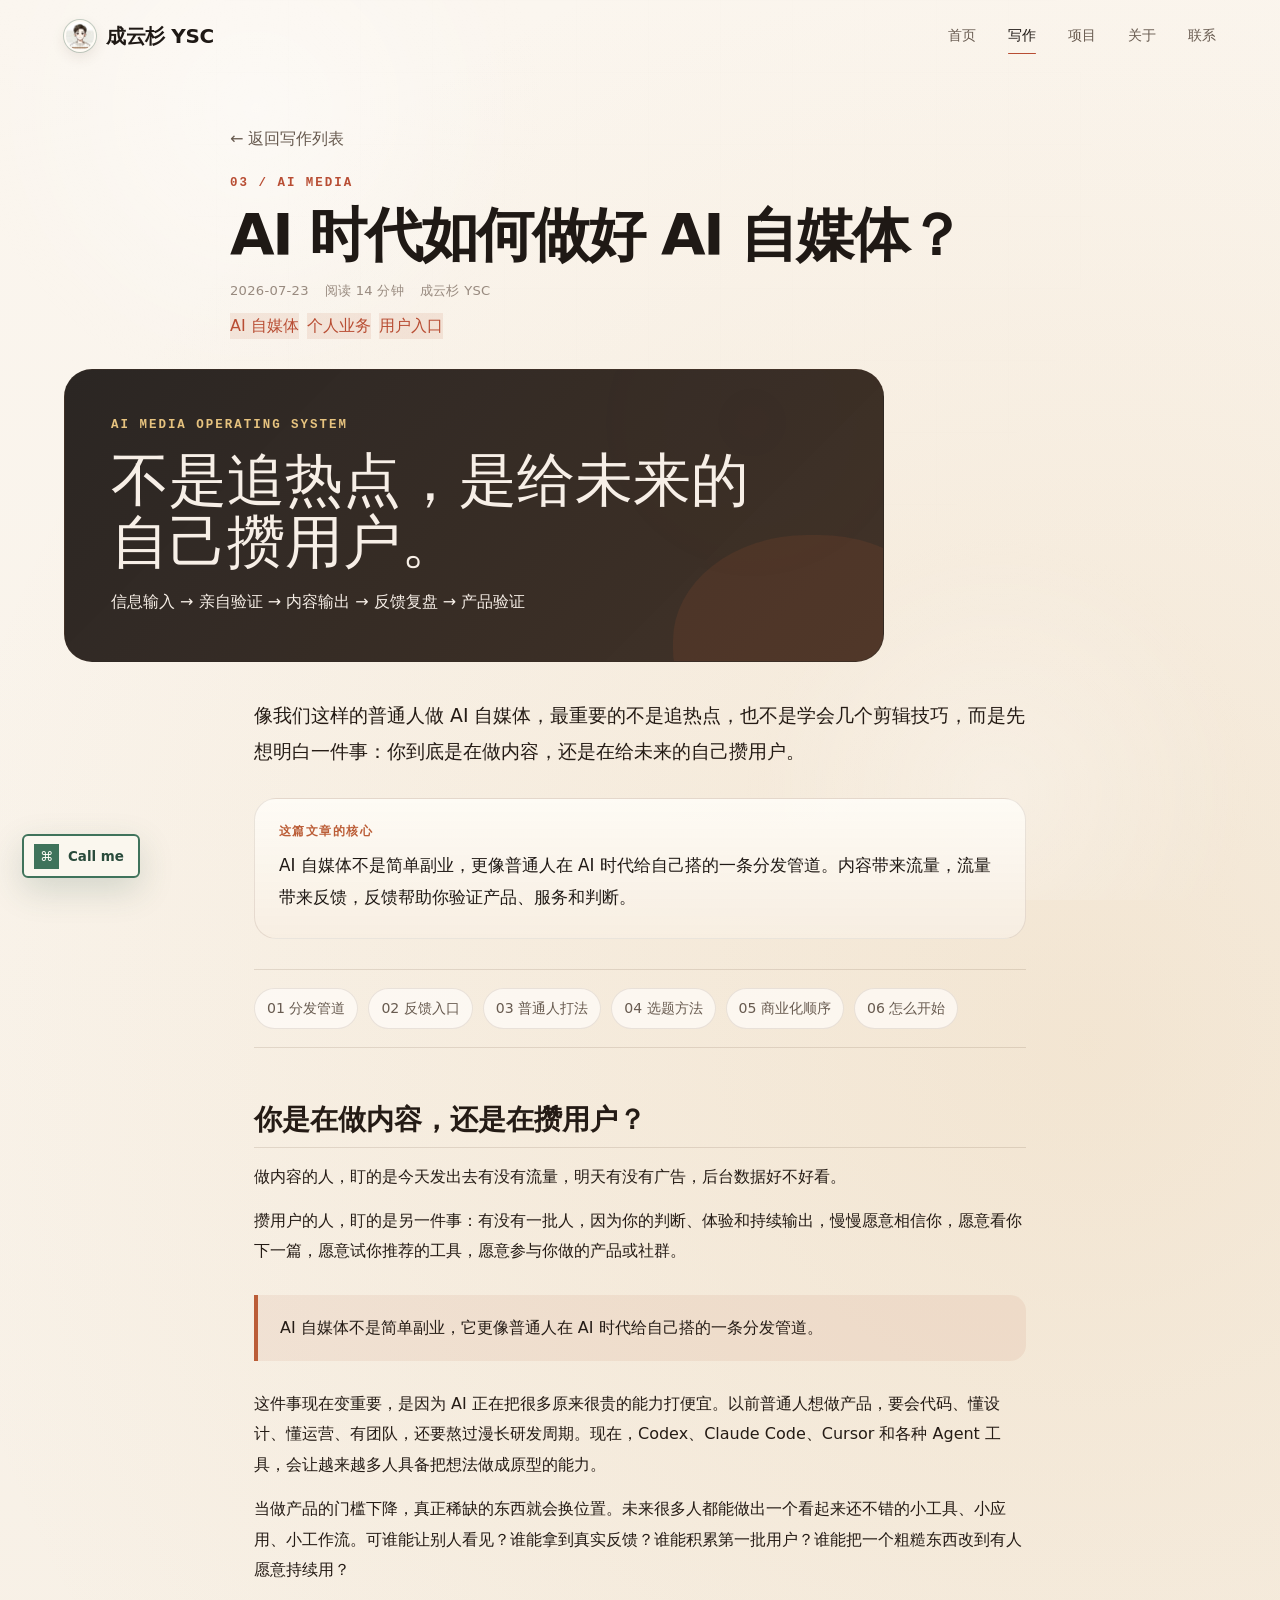
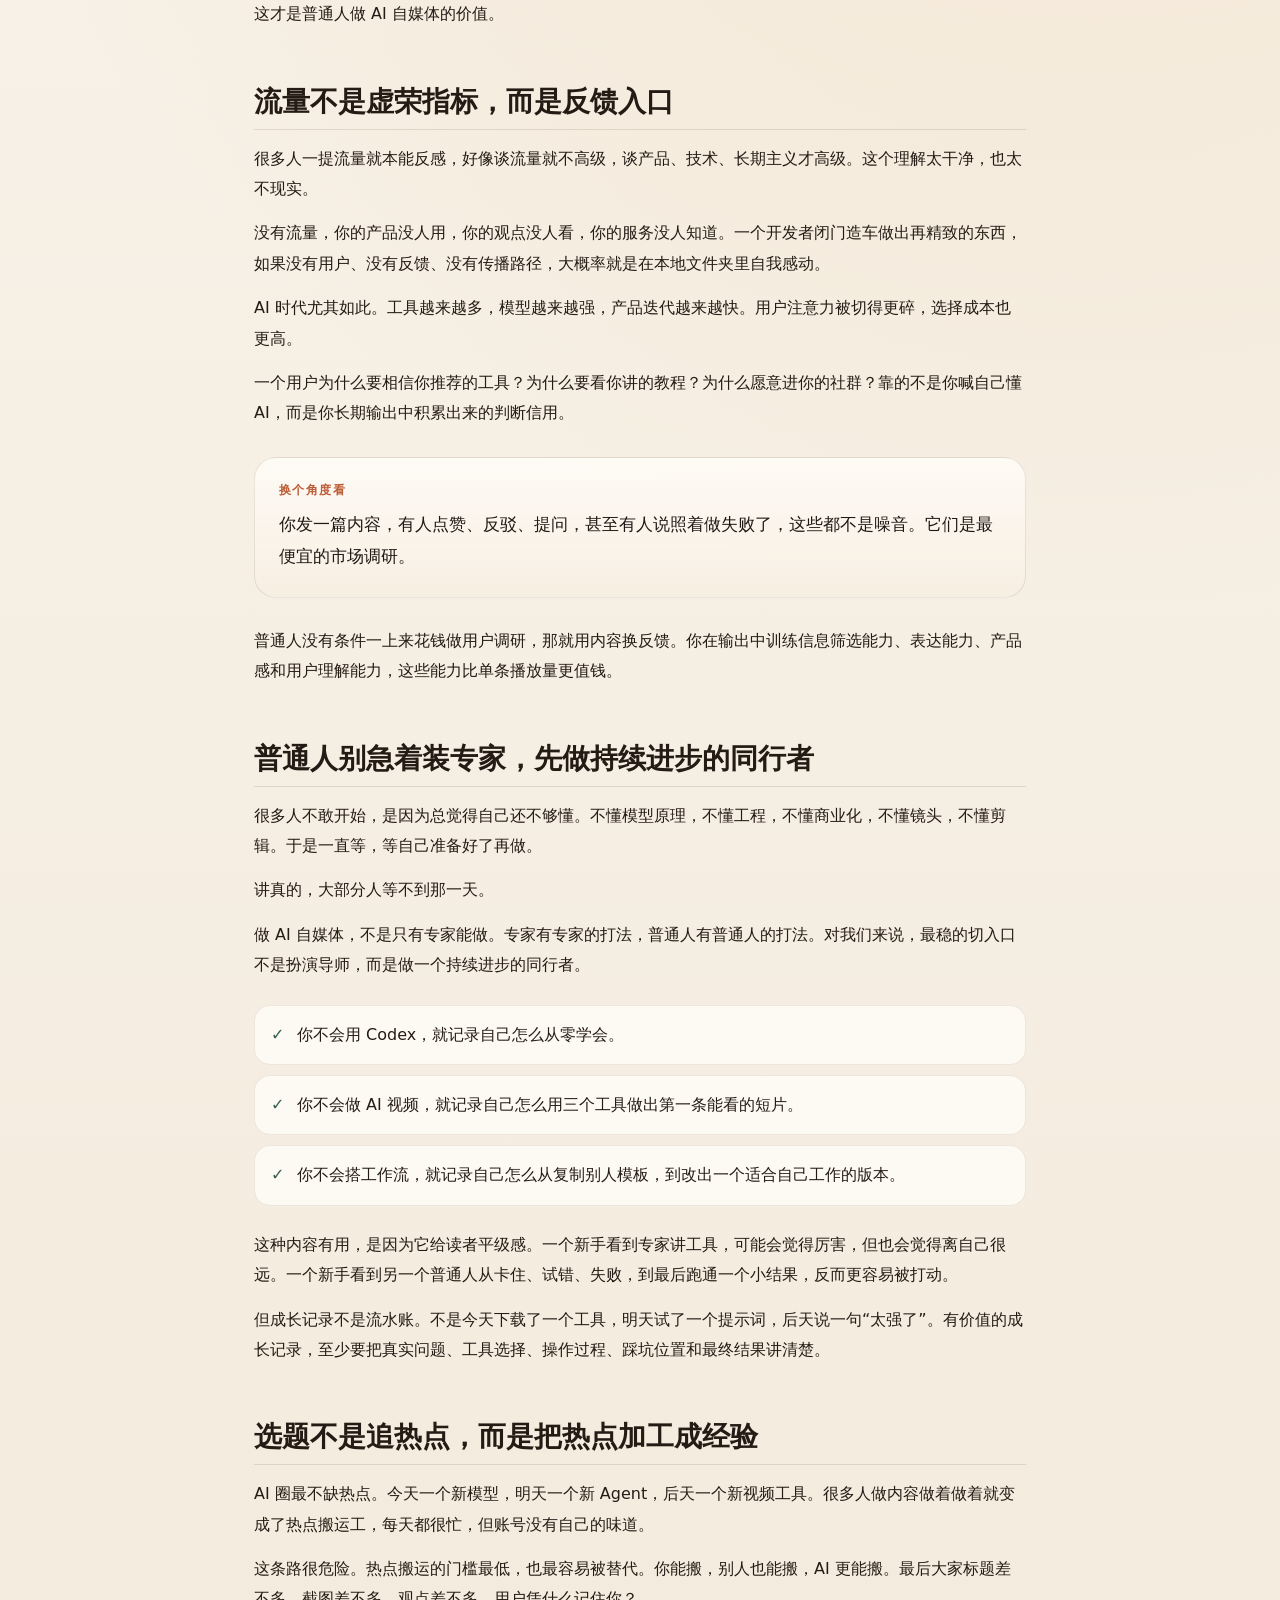
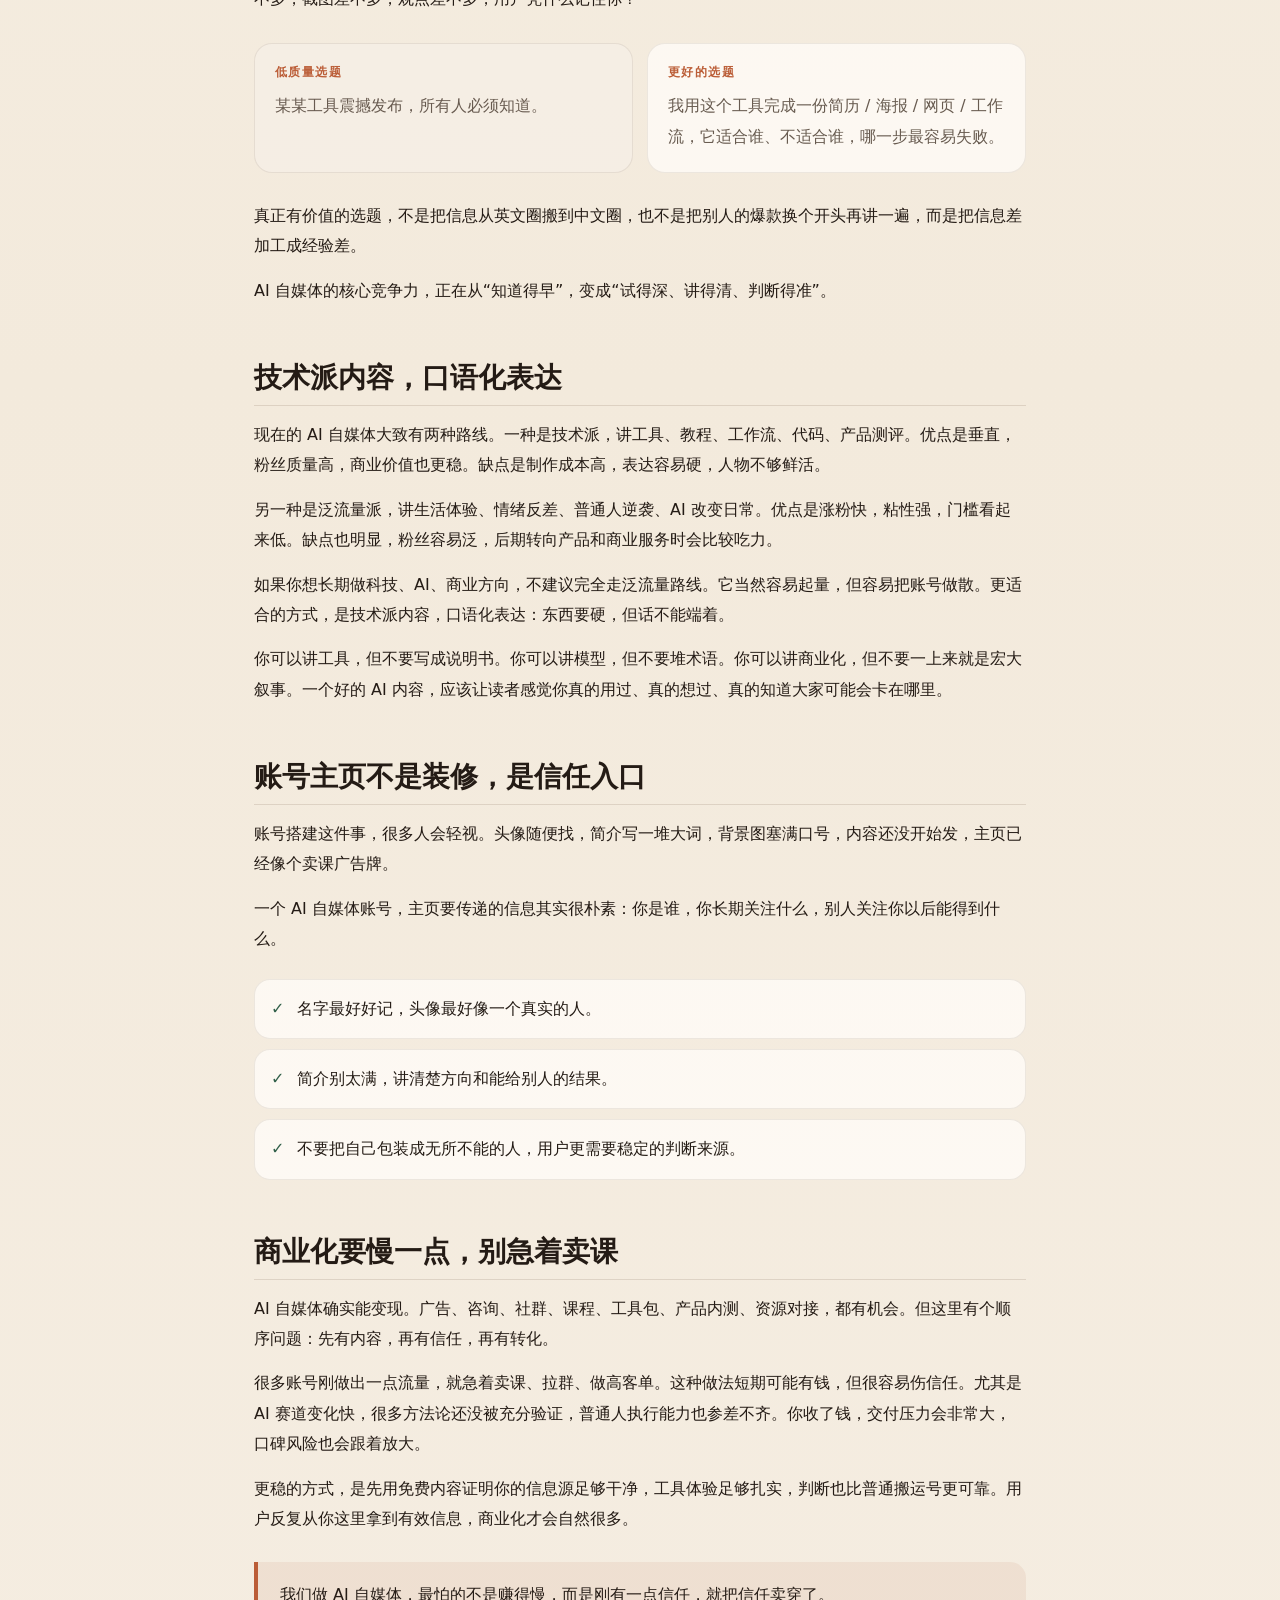
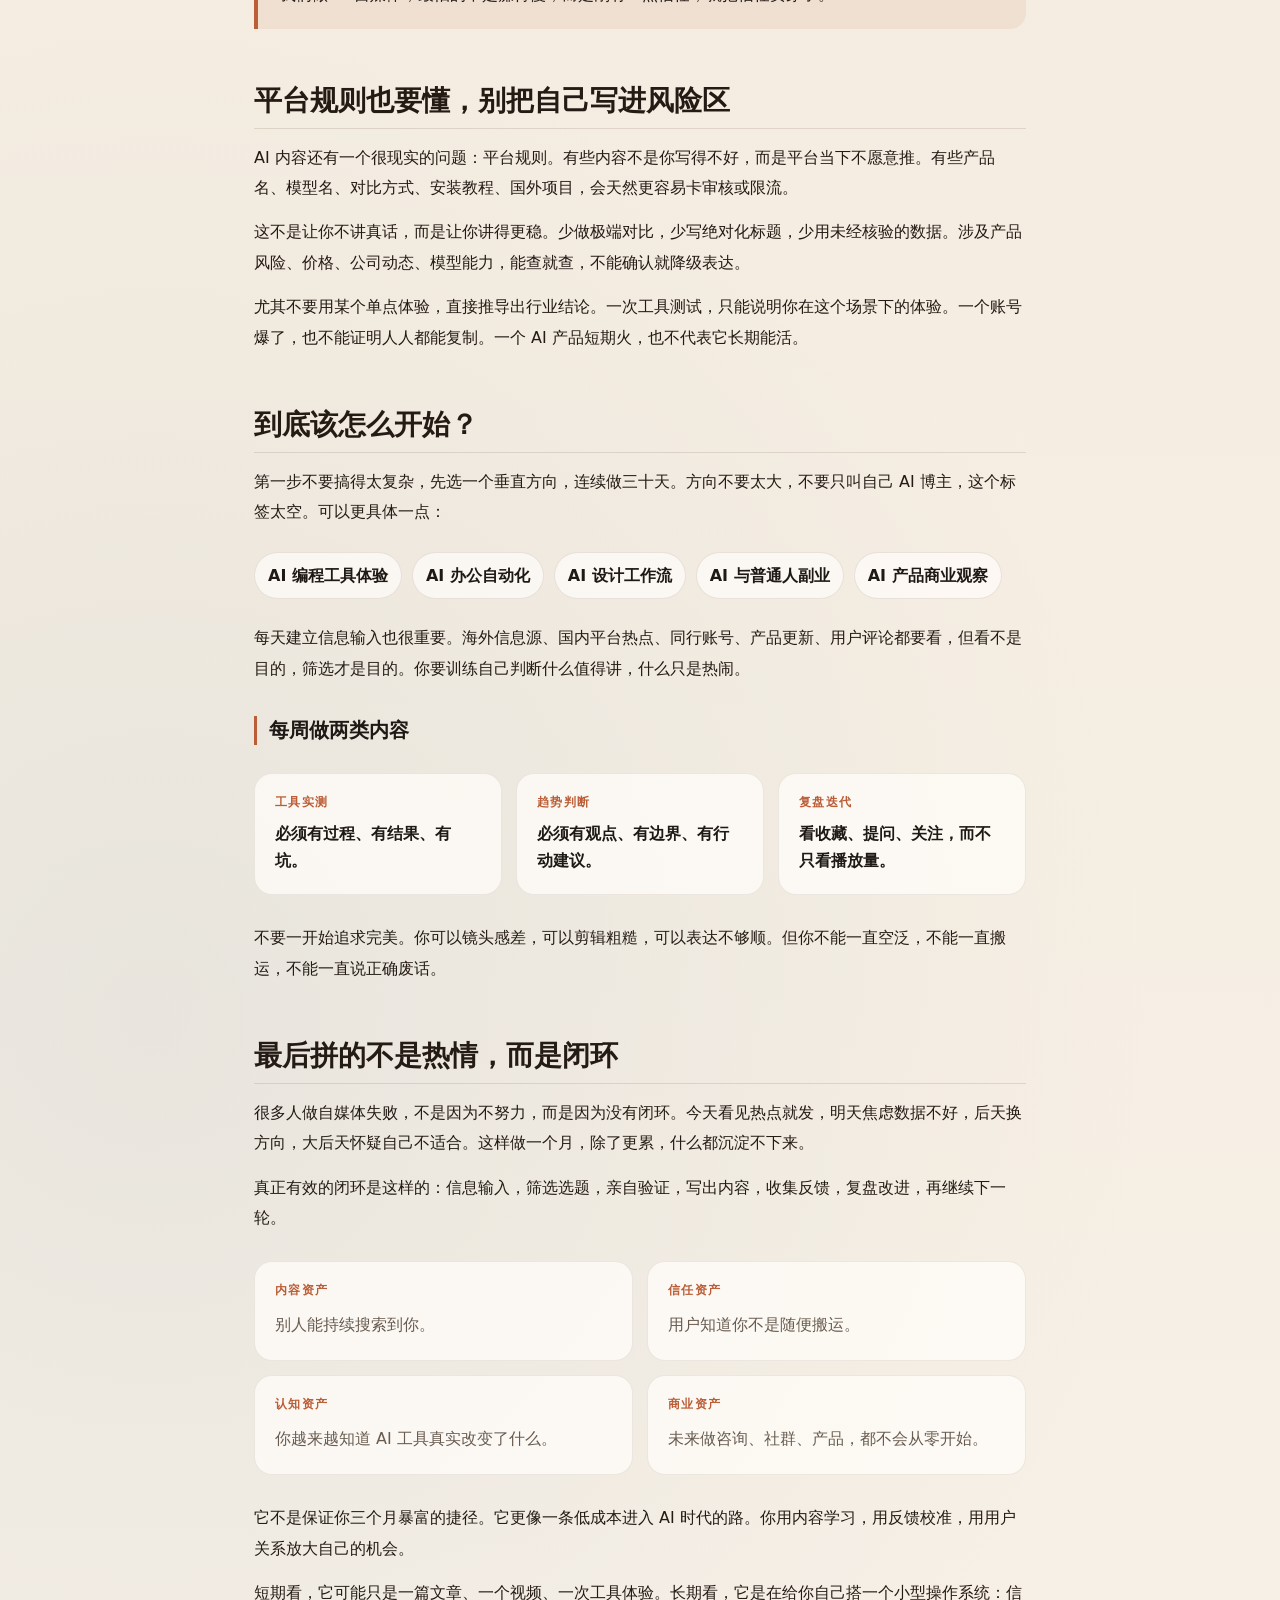
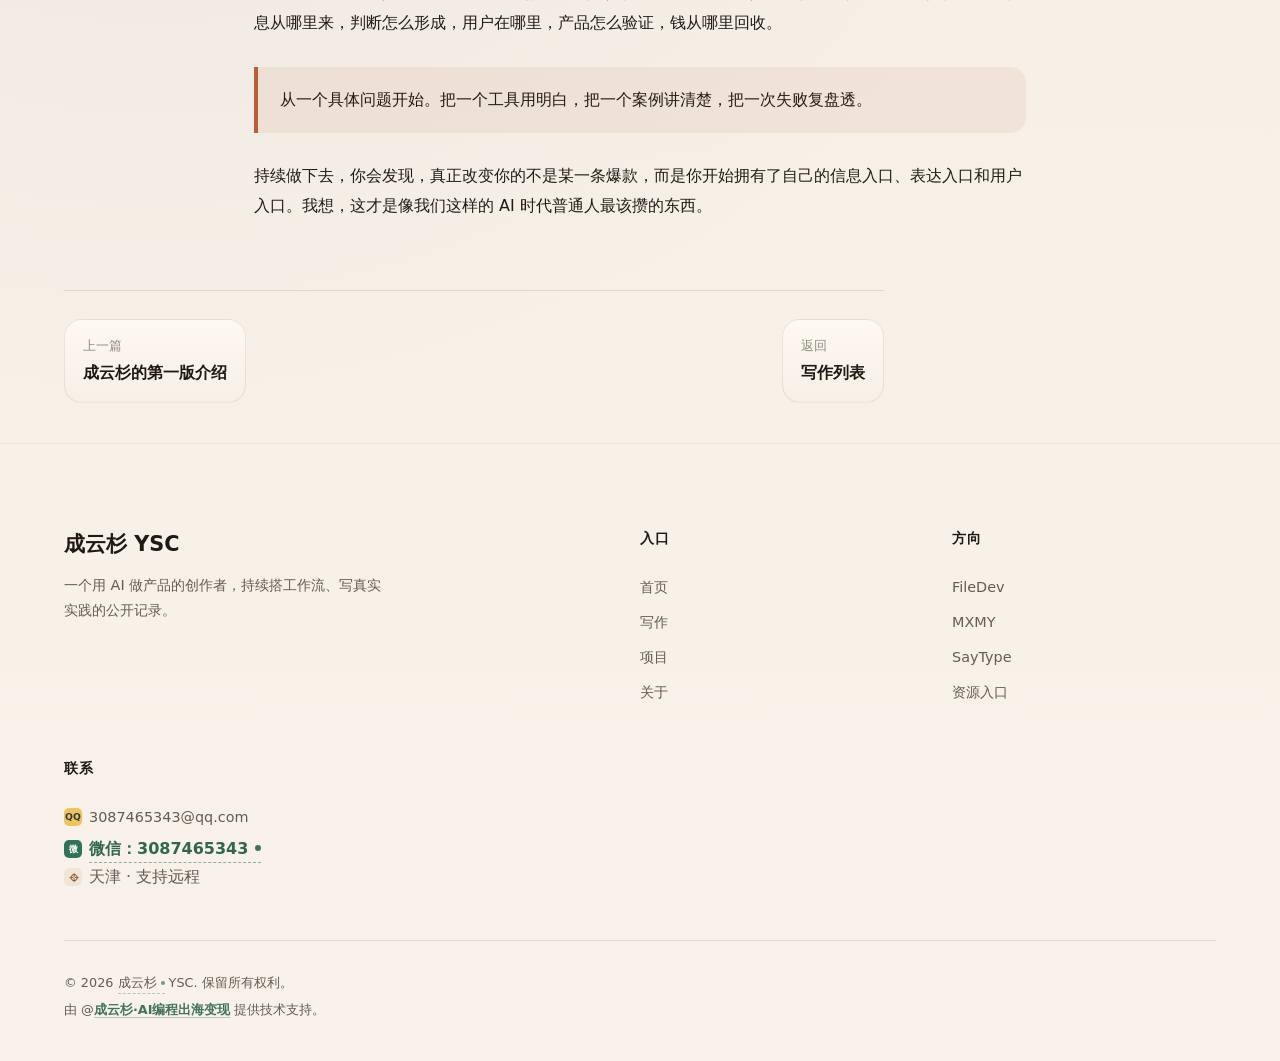
<file: blog-post-ai-media.html>
<!DOCTYPE html>
<html lang="zh-CN">
<head>
  <meta charset="UTF-8">
  <meta name="viewport" content="width=device-width, initial-scale=1.0">
  <title>AI 时代如何做好 AI 自媒体？ - 成云杉 YSC</title>
  <meta name="description" content="普通人做 AI 自媒体，真正重要的不是追热点，而是积累用户、反馈、判断信用和自己的分发管道。">
  <link rel="apple-touch-icon" sizes="180x180" href="apple-touch-icon.png">
  <link rel="icon" type="image/png" sizes="32x32" href="favicon-32x32.png">
  <link rel="icon" type="image/png" sizes="16x16" href="favicon-16x16.png">
  <link rel="shortcut icon" href="favicon.ico">
  <link rel="stylesheet" href="css/style.css">
  <link rel="stylesheet" href="css/pages.css">
</head>
<body class="homepage">
  <nav class="navbar scrolled">
    <div class="container">
      <a href="index.html" class="nav-logo">成云杉 YSC</a>
      <div class="nav-links">
        <a href="index.html">首页</a>
        <a href="blog.html" class="active">写作</a>
        <a href="works.html">项目</a>
        <a href="about.html">关于</a>
        <a href="contact.html">联系</a>
      </div>
      <button class="nav-toggle" aria-label="菜单"><span></span><span></span><span></span></button>
    </div>
  </nav>

  <div class="mobile-menu">
    <a href="index.html">首页</a>
    <a href="blog.html">写作</a>
    <a href="works.html">项目</a>
    <a href="about.html">关于</a>
    <a href="contact.html">联系</a>
  </div>

  <header class="post-header container">
    <a href="blog.html" class="post-back">← 返回写作列表</a>
    <p class="post-kicker">03 / AI MEDIA</p>
    <h1>AI 时代如何做好 AI 自媒体？</h1>
    <div class="post-meta">
      <span>2026-07-23</span>
      <span>阅读 14 分钟</span>
      <span>成云杉 YSC</span>
    </div>
    <div class="post-tags">
      <span class="tag">AI 自媒体</span>
      <span class="tag">个人业务</span>
      <span class="tag">用户入口</span>
    </div>
  </header>

  <div class="container">
    <div class="post-cover post-cover-media">
      <span>AI Media Operating System</span>
      <strong>不是追热点，是给未来的自己攒用户。</strong>
      <em>信息输入 → 亲自验证 → 内容输出 → 反馈复盘 → 产品验证</em>
    </div>
  </div>

  <article class="post-content container">
    <p class="post-lead">像我们这样的普通人做 AI 自媒体，最重要的不是追热点，也不是学会几个剪辑技巧，而是先想明白一件事：你到底是在做内容，还是在给未来的自己攒用户。</p>

    <div class="post-summary-card">
      <span>这篇文章的核心</span>
      <p>AI 自媒体不是简单副业，更像普通人在 AI 时代给自己搭的一条分发管道。内容带来流量，流量带来反馈，反馈帮助你验证产品、服务和判断。</p>
    </div>

    <nav class="article-index" aria-label="文章目录">
      <a href="#pipe">01 分发管道</a>
      <a href="#feedback">02 反馈入口</a>
      <a href="#position">03 普通人打法</a>
      <a href="#topics">04 选题方法</a>
      <a href="#monetize">05 商业化顺序</a>
      <a href="#start">06 怎么开始</a>
    </nav>

    <h2 id="pipe">你是在做内容，还是在攒用户？</h2>

    <p>做内容的人，盯的是今天发出去有没有流量，明天有没有广告，后台数据好不好看。</p>

    <p>攒用户的人，盯的是另一件事：有没有一批人，因为你的判断、体验和持续输出，慢慢愿意相信你，愿意看你下一篇，愿意试你推荐的工具，愿意参与你做的产品或社群。</p>

    <blockquote>
      <p>AI 自媒体不是简单副业，它更像普通人在 AI 时代给自己搭的一条分发管道。</p>
    </blockquote>

    <p>这件事现在变重要，是因为 AI 正在把很多原来很贵的能力打便宜。以前普通人想做产品，要会代码、懂设计、懂运营、有团队，还要熬过漫长研发周期。现在，Codex、Claude Code、Cursor 和各种 Agent 工具，会让越来越多人具备把想法做成原型的能力。</p>

    <p>当做产品的门槛下降，真正稀缺的东西就会换位置。未来很多人都能做出一个看起来还不错的小工具、小应用、小工作流。可谁能让别人看见？谁能拿到真实反馈？谁能积累第一批用户？谁能把一个粗糙东西改到有人愿意持续用？</p>

    <p>这才是普通人做 AI 自媒体的价值。</p>

    <h2 id="feedback">流量不是虚荣指标，而是反馈入口</h2>

    <p>很多人一提流量就本能反感，好像谈流量就不高级，谈产品、技术、长期主义才高级。这个理解太干净，也太不现实。</p>

    <p>没有流量，你的产品没人用，你的观点没人看，你的服务没人知道。一个开发者闭门造车做出再精致的东西，如果没有用户、没有反馈、没有传播路径，大概率就是在本地文件夹里自我感动。</p>

    <p>AI 时代尤其如此。工具越来越多，模型越来越强，产品迭代越来越快。用户注意力被切得更碎，选择成本也更高。</p>

    <p>一个用户为什么要相信你推荐的工具？为什么要看你讲的教程？为什么愿意进你的社群？靠的不是你喊自己懂 AI，而是你长期输出中积累出来的判断信用。</p>

    <div class="post-callout">
      <span>换个角度看</span>
      <p>你发一篇内容，有人点赞、反驳、提问，甚至有人说照着做失败了，这些都不是噪音。它们是最便宜的市场调研。</p>
    </div>

    <p>普通人没有条件一上来花钱做用户调研，那就用内容换反馈。你在输出中训练信息筛选能力、表达能力、产品感和用户理解能力，这些能力比单条播放量更值钱。</p>

    <h2 id="position">普通人别急着装专家，先做持续进步的同行者</h2>

    <p>很多人不敢开始，是因为总觉得自己还不够懂。不懂模型原理，不懂工程，不懂商业化，不懂镜头，不懂剪辑。于是一直等，等自己准备好了再做。</p>

    <p>讲真的，大部分人等不到那一天。</p>

    <p>做 AI 自媒体，不是只有专家能做。专家有专家的打法，普通人有普通人的打法。对我们来说，最稳的切入口不是扮演导师，而是做一个持续进步的同行者。</p>

    <ul class="post-checklist">
      <li>你不会用 Codex，就记录自己怎么从零学会。</li>
      <li>你不会做 AI 视频，就记录自己怎么用三个工具做出第一条能看的短片。</li>
      <li>你不会搭工作流，就记录自己怎么从复制别人模板，到改出一个适合自己工作的版本。</li>
    </ul>

    <p>这种内容有用，是因为它给读者平级感。一个新手看到专家讲工具，可能会觉得厉害，但也会觉得离自己很远。一个新手看到另一个普通人从卡住、试错、失败，到最后跑通一个小结果，反而更容易被打动。</p>

    <p>但成长记录不是流水账。不是今天下载了一个工具，明天试了一个提示词，后天说一句“太强了”。有价值的成长记录，至少要把真实问题、工具选择、操作过程、踩坑位置和最终结果讲清楚。</p>

    <h2 id="topics">选题不是追热点，而是把热点加工成经验</h2>

    <p>AI 圈最不缺热点。今天一个新模型，明天一个新 Agent，后天一个新视频工具。很多人做内容做着做着就变成了热点搬运工，每天都很忙，但账号没有自己的味道。</p>

    <p>这条路很危险。热点搬运的门槛最低，也最容易被替代。你能搬，别人也能搬，AI 更能搬。最后大家标题差不多，截图差不多，观点差不多，用户凭什么记住你？</p>

    <div class="post-compare">
      <div>
        <span>低质量选题</span>
        <p>某某工具震撼发布，所有人必须知道。</p>
      </div>
      <div>
        <span>更好的选题</span>
        <p>我用这个工具完成一份简历 / 海报 / 网页 / 工作流，它适合谁、不适合谁，哪一步最容易失败。</p>
      </div>
    </div>

    <p>真正有价值的选题，不是把信息从英文圈搬到中文圈，也不是把别人的爆款换个开头再讲一遍，而是把信息差加工成经验差。</p>

    <p>AI 自媒体的核心竞争力，正在从“知道得早”，变成“试得深、讲得清、判断得准”。</p>

    <h2>技术派内容，口语化表达</h2>

    <p>现在的 AI 自媒体大致有两种路线。一种是技术派，讲工具、教程、工作流、代码、产品测评。优点是垂直，粉丝质量高，商业价值也更稳。缺点是制作成本高，表达容易硬，人物不够鲜活。</p>

    <p>另一种是泛流量派，讲生活体验、情绪反差、普通人逆袭、AI 改变日常。优点是涨粉快，粘性强，门槛看起来低。缺点也明显，粉丝容易泛，后期转向产品和商业服务时会比较吃力。</p>

    <p>如果你想长期做科技、AI、商业方向，不建议完全走泛流量路线。它当然容易起量，但容易把账号做散。更适合的方式，是技术派内容，口语化表达：东西要硬，但话不能端着。</p>

    <p>你可以讲工具，但不要写成说明书。你可以讲模型，但不要堆术语。你可以讲商业化，但不要一上来就是宏大叙事。一个好的 AI 内容，应该让读者感觉你真的用过、真的想过、真的知道大家可能会卡在哪里。</p>

    <h2>账号主页不是装修，是信任入口</h2>

    <p>账号搭建这件事，很多人会轻视。头像随便找，简介写一堆大词，背景图塞满口号，内容还没开始发，主页已经像个卖课广告牌。</p>

    <p>一个 AI 自媒体账号，主页要传递的信息其实很朴素：你是谁，你长期关注什么，别人关注你以后能得到什么。</p>

    <ul class="post-checklist">
      <li>名字最好好记，头像最好像一个真实的人。</li>
      <li>简介别太满，讲清楚方向和能给别人的结果。</li>
      <li>不要把自己包装成无所不能的人，用户更需要稳定的判断来源。</li>
    </ul>

    <h2 id="monetize">商业化要慢一点，别急着卖课</h2>

    <p>AI 自媒体确实能变现。广告、咨询、社群、课程、工具包、产品内测、资源对接，都有机会。但这里有个顺序问题：先有内容，再有信任，再有转化。</p>

    <p>很多账号刚做出一点流量，就急着卖课、拉群、做高客单。这种做法短期可能有钱，但很容易伤信任。尤其是 AI 赛道变化快，很多方法论还没被充分验证，普通人执行能力也参差不齐。你收了钱，交付压力会非常大，口碑风险也会跟着放大。</p>

    <p>更稳的方式，是先用免费内容证明你的信息源足够干净，工具体验足够扎实，判断也比普通搬运号更可靠。用户反复从你这里拿到有效信息，商业化才会自然很多。</p>

    <blockquote>
      <p>我们做 AI 自媒体，最怕的不是赚得慢，而是刚有一点信任，就把信任卖穿了。</p>
    </blockquote>

    <h2>平台规则也要懂，别把自己写进风险区</h2>

    <p>AI 内容还有一个很现实的问题：平台规则。有些内容不是你写得不好，而是平台当下不愿意推。有些产品名、模型名、对比方式、安装教程、国外项目，会天然更容易卡审核或限流。</p>

    <p>这不是让你不讲真话，而是让你讲得更稳。少做极端对比，少写绝对化标题，少用未经核验的数据。涉及产品风险、价格、公司动态、模型能力，能查就查，不能确认就降级表达。</p>

    <p>尤其不要用某个单点体验，直接推导出行业结论。一次工具测试，只能说明你在这个场景下的体验。一个账号爆了，也不能证明人人都能复制。一个 AI 产品短期火，也不代表它长期能活。</p>

    <h2 id="start">到底该怎么开始？</h2>

    <p>第一步不要搞得太复杂，先选一个垂直方向，连续做三十天。方向不要太大，不要只叫自己 AI 博主，这个标签太空。可以更具体一点：</p>

    <div class="post-pill-grid">
      <span>AI 编程工具体验</span>
      <span>AI 办公自动化</span>
      <span>AI 设计工作流</span>
      <span>AI 与普通人副业</span>
      <span>AI 产品商业观察</span>
    </div>

    <p>每天建立信息输入也很重要。海外信息源、国内平台热点、同行账号、产品更新、用户评论都要看，但看不是目的，筛选才是目的。你要训练自己判断什么值得讲，什么只是热闹。</p>

    <h3>每周做两类内容</h3>

    <div class="post-step-grid">
      <div>
        <span>工具实测</span>
        <strong>必须有过程、有结果、有坑。</strong>
      </div>
      <div>
        <span>趋势判断</span>
        <strong>必须有观点、有边界、有行动建议。</strong>
      </div>
      <div>
        <span>复盘迭代</span>
        <strong>看收藏、提问、关注，而不只看播放量。</strong>
      </div>
    </div>

    <p>不要一开始追求完美。你可以镜头感差，可以剪辑粗糙，可以表达不够顺。但你不能一直空泛，不能一直搬运，不能一直说正确废话。</p>

    <h2>最后拼的不是热情，而是闭环</h2>

    <p>很多人做自媒体失败，不是因为不努力，而是因为没有闭环。今天看见热点就发，明天焦虑数据不好，后天换方向，大后天怀疑自己不适合。这样做一个月，除了更累，什么都沉淀不下来。</p>

    <p>真正有效的闭环是这样的：信息输入，筛选选题，亲自验证，写出内容，收集反馈，复盘改进，再继续下一轮。</p>

    <div class="post-assets">
      <div>
        <span>内容资产</span>
        <p>别人能持续搜索到你。</p>
      </div>
      <div>
        <span>信任资产</span>
        <p>用户知道你不是随便搬运。</p>
      </div>
      <div>
        <span>认知资产</span>
        <p>你越来越知道 AI 工具真实改变了什么。</p>
      </div>
      <div>
        <span>商业资产</span>
        <p>未来做咨询、社群、产品，都不会从零开始。</p>
      </div>
    </div>

    <p>它不是保证你三个月暴富的捷径。它更像一条低成本进入 AI 时代的路。你用内容学习，用反馈校准，用用户关系放大自己的机会。</p>

    <p>短期看，它可能只是一篇文章、一个视频、一次工具体验。长期看，它是在给你自己搭一个小型操作系统：信息从哪里来，判断怎么形成，用户在哪里，产品怎么验证，钱从哪里回收。</p>

    <blockquote>
      <p>从一个具体问题开始。把一个工具用明白，把一个案例讲清楚，把一次失败复盘透。</p>
    </blockquote>

    <p>持续做下去，你会发现，真正改变你的不是某一条爆款，而是你开始拥有了自己的信息入口、表达入口和用户入口。我想，这才是像我们这样的 AI 时代普通人最该攒的东西。</p>
  </article>

  <div class="container">
    <div class="post-nav">
      <a href="about.html" class="prev">
        <span class="label">上一篇</span>
        <span class="title">成云杉的第一版介绍</span>
      </a>
      <a href="blog.html" class="next">
        <span class="label">返回</span>
        <span class="title">写作列表</span>
      </a>
    </div>
  </div>

  <footer class="footer">
    <div class="container">
      <div class="footer-grid footer-grid-home">
        <div class="footer-brand">
          <div class="footer-logo">成云杉 YSC</div>
          <p class="footer-desc">一个用 AI 做产品的创作者，持续搭工作流、写真实实践的公开记录。</p>
        </div>
        <div class="footer-nav">
          <h4>入口</h4>
          <a href="index.html">首页</a>
          <a href="blog.html">写作</a>
          <a href="works.html">项目</a>
          <a href="about.html">关于</a>
        </div>
        <div class="footer-nav">
          <h4>方向</h4>
          <a href="works.html">FileDev</a>
          <a href="works.html">MXMY</a>
          <a href="works.html">SayType</a>
          <a href="contact.html">资源入口</a>
        </div>
        <div class="footer-nav">
          <h4>联系</h4>
          <a href="mailto:3087465343@qq.com">3087465343@qq.com</a>
          <span>微信：3087465343</span>
          <span>天津 · 支持远程</span>
        </div>
      </div>
      <div class="footer-bottom footer-bottom-stack">
        <span>© 2026 成云杉 YSC. 保留所有权利。</span>
        <span>由 @<a href="https://t.zsxq.com/VqloN" target="_blank" rel="noopener">成云杉·AI编程出海变现</a> 提供技术支持。</span>
      </div>
    </div>
  </footer>

  <button class="back-to-top" aria-label="返回顶部">↑</button>
  <script src="js/main.js"></script>
</body>
</html>
</file>
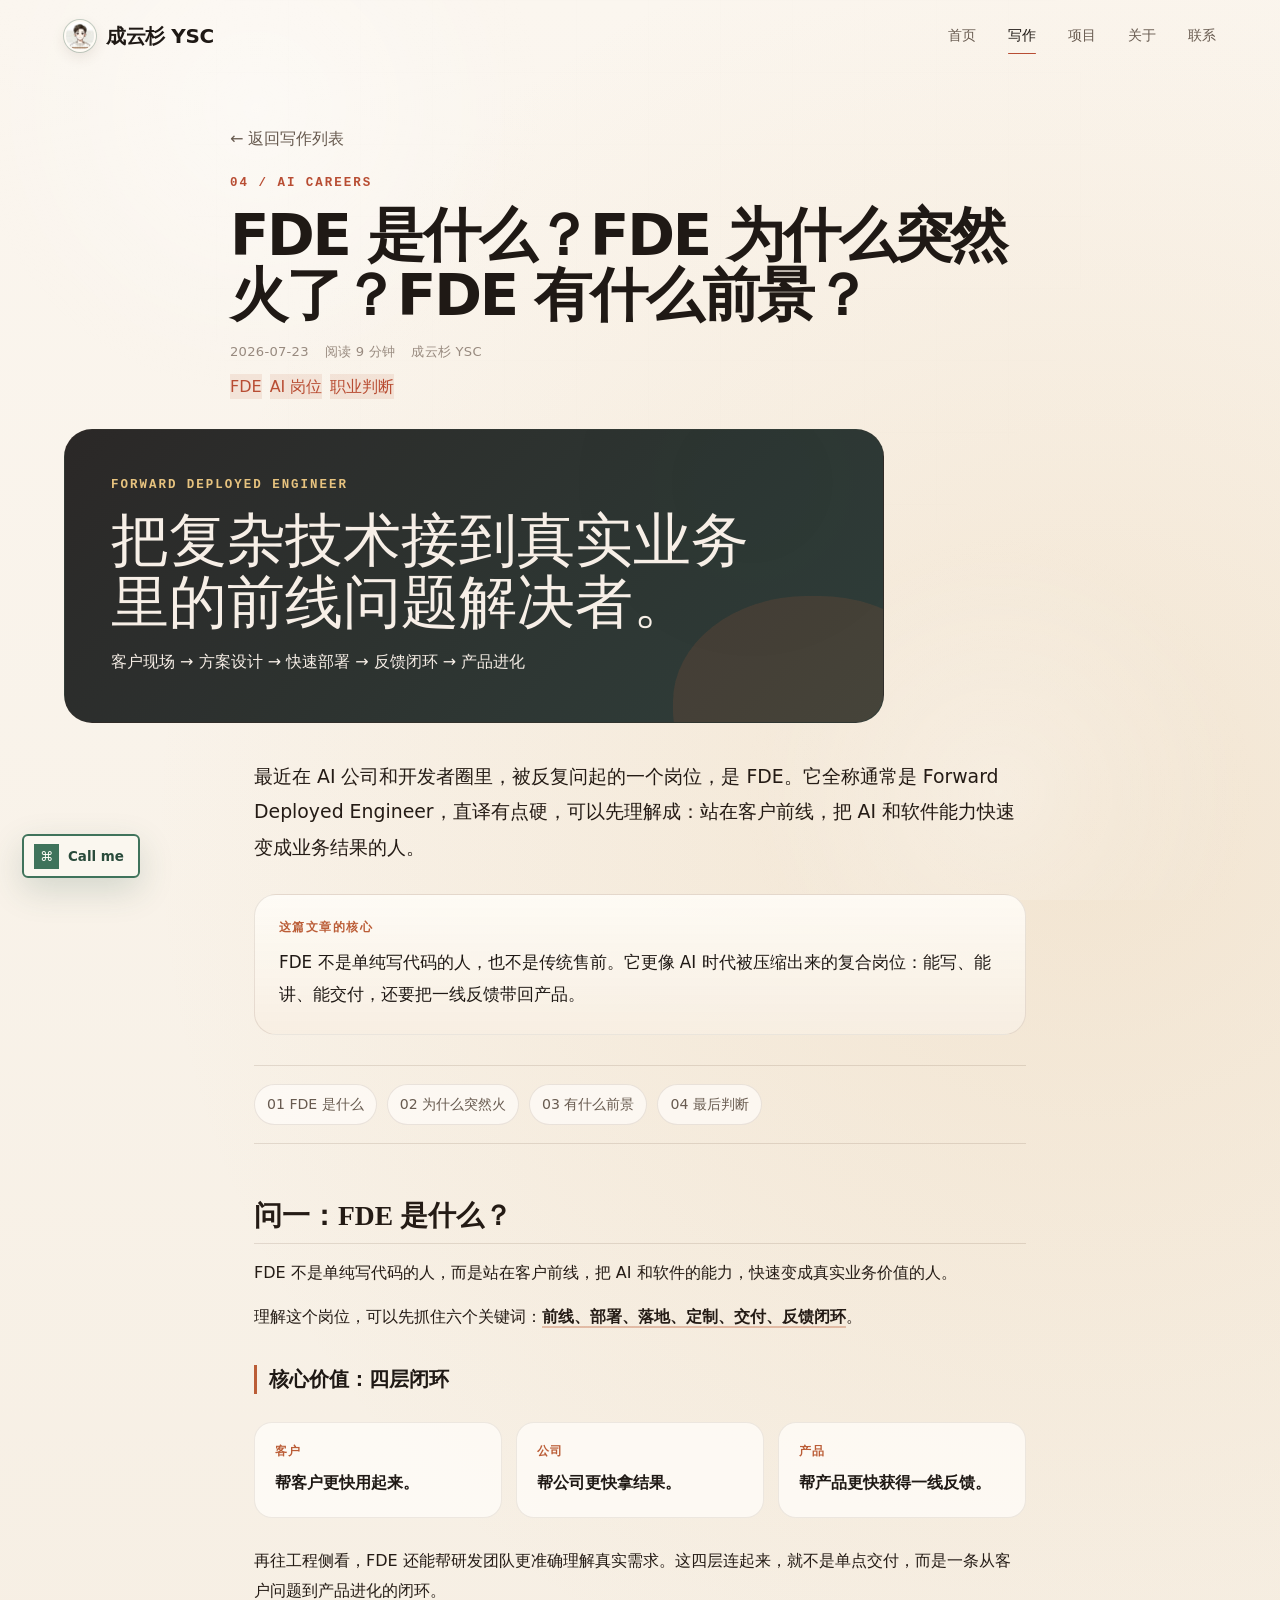
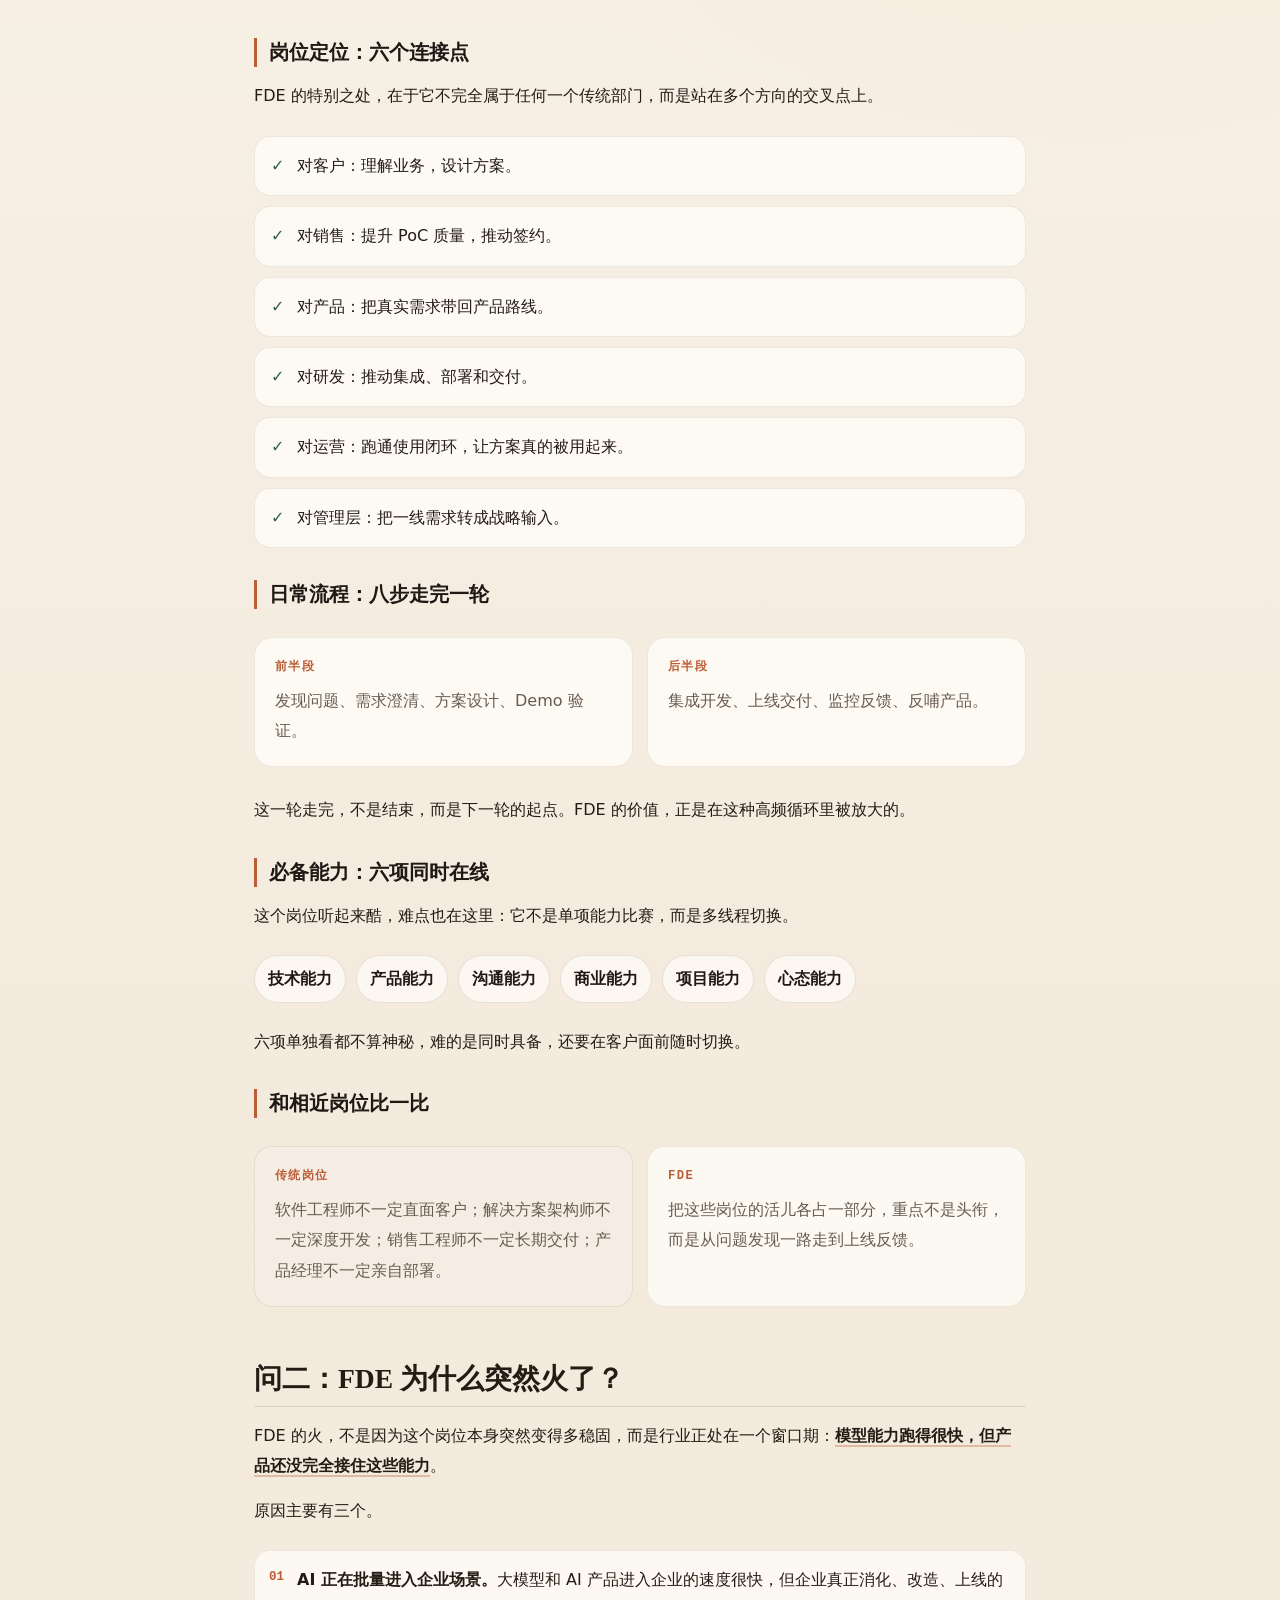
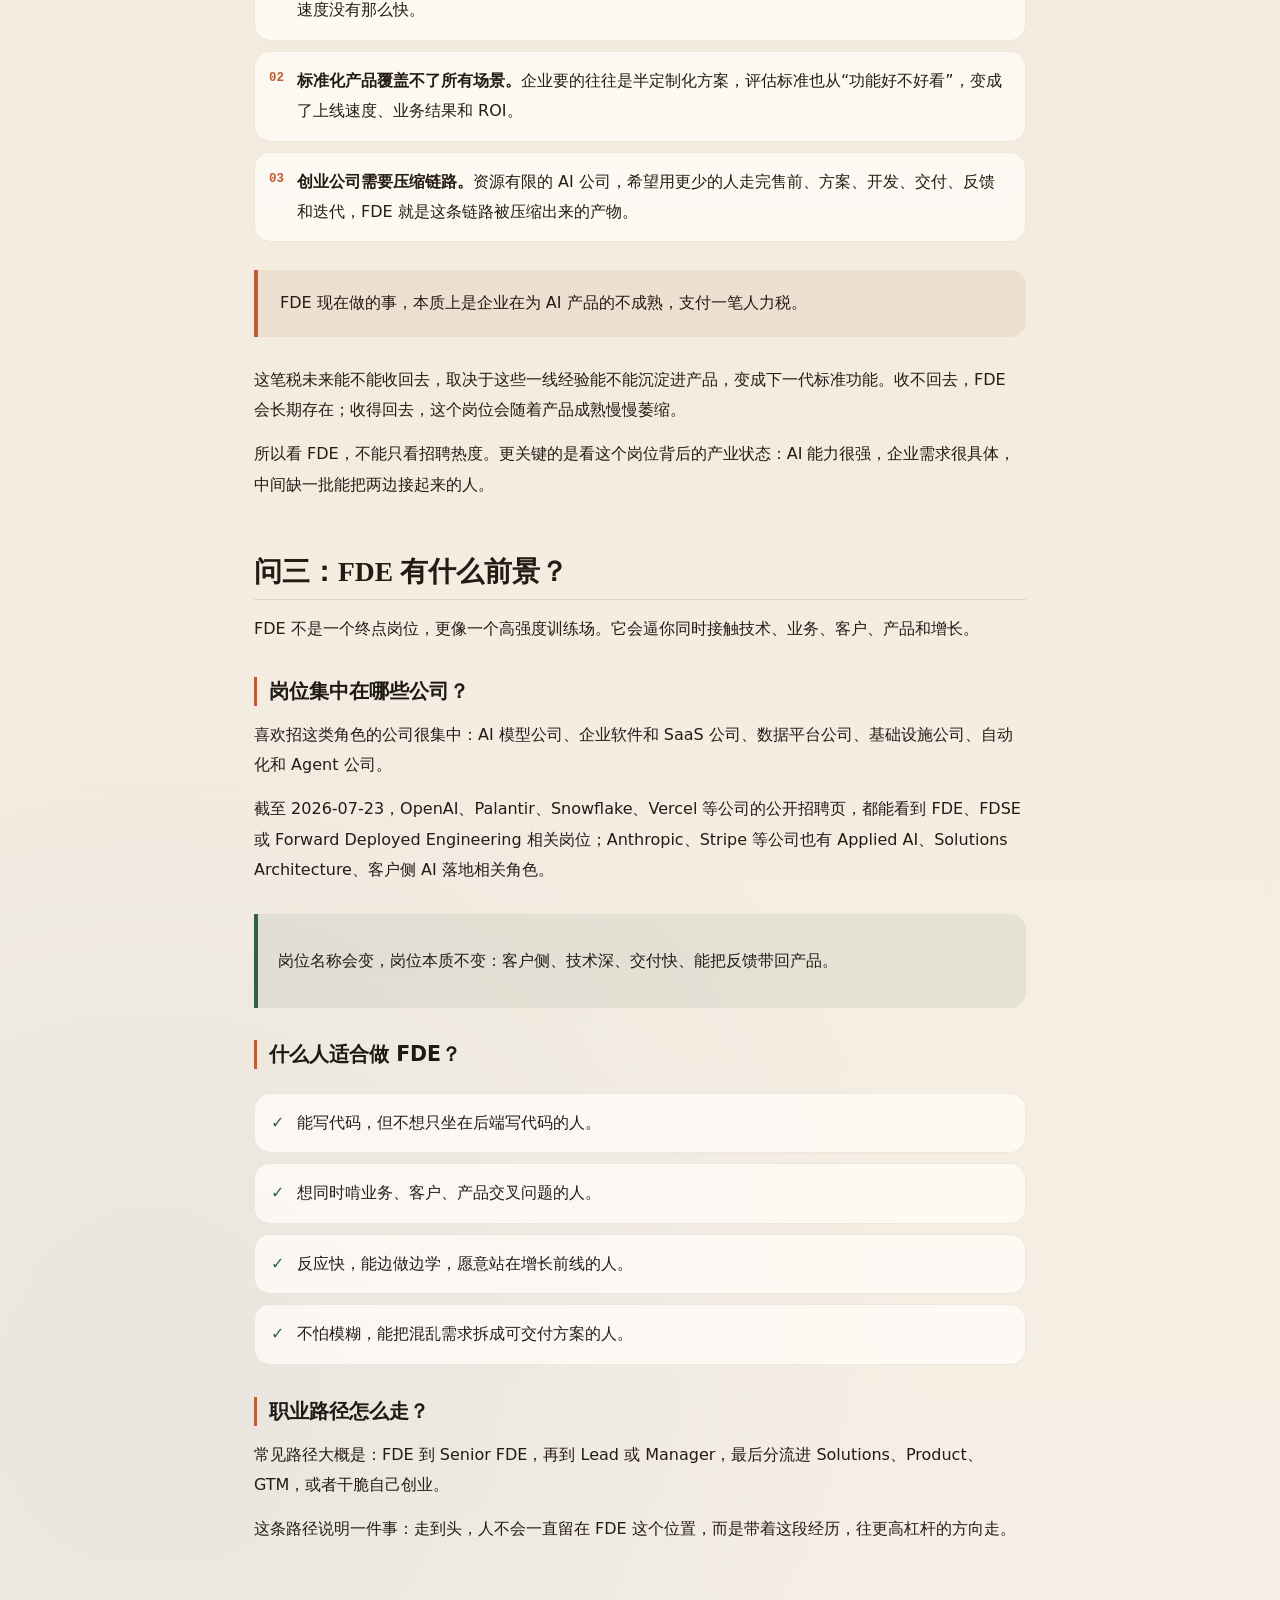
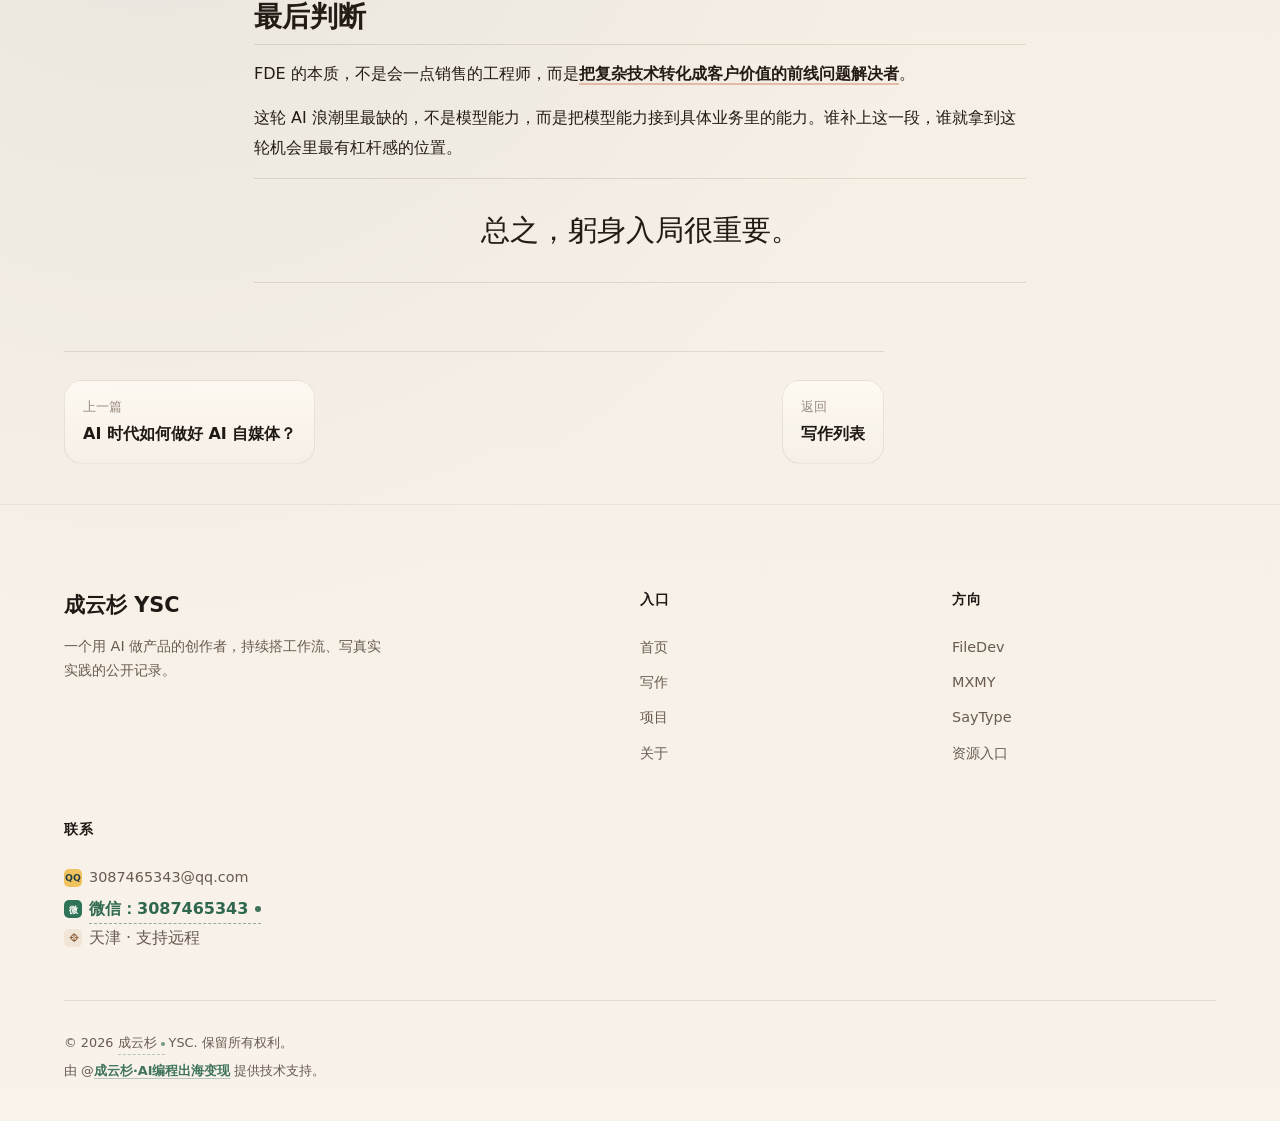
<file: blog-post-fde.html>
<!DOCTYPE html>
<html lang="zh-CN">
<head>
  <meta charset="UTF-8">
  <meta name="viewport" content="width=device-width, initial-scale=1.0">
  <title>FDE 是什么？FDE 为什么突然火了？FDE 有什么前景？ - 成云杉 YSC</title>
  <meta name="description" content="用三个问题讲清楚 FDE：它是什么，为什么在 AI 时代突然火了，以及普通人应该怎么看这个岗位的前景。">
  <link rel="apple-touch-icon" sizes="180x180" href="apple-touch-icon.png">
  <link rel="icon" type="image/png" sizes="32x32" href="favicon-32x32.png">
  <link rel="icon" type="image/png" sizes="16x16" href="favicon-16x16.png">
  <link rel="shortcut icon" href="favicon.ico">
  <link rel="stylesheet" href="css/style.css">
  <link rel="stylesheet" href="css/pages.css">
</head>
<body class="homepage">
  <nav class="navbar scrolled">
    <div class="container">
      <a href="index.html" class="nav-logo">成云杉 YSC</a>
      <div class="nav-links">
        <a href="index.html">首页</a>
        <a href="blog.html" class="active">写作</a>
        <a href="works.html">项目</a>
        <a href="about.html">关于</a>
        <a href="contact.html">联系</a>
      </div>
      <button class="nav-toggle" aria-label="菜单"><span></span><span></span><span></span></button>
    </div>
  </nav>

  <div class="mobile-menu">
    <a href="index.html">首页</a>
    <a href="blog.html">写作</a>
    <a href="works.html">项目</a>
    <a href="about.html">关于</a>
    <a href="contact.html">联系</a>
  </div>

  <header class="post-header container">
    <a href="blog.html" class="post-back">← 返回写作列表</a>
    <p class="post-kicker">04 / AI CAREERS</p>
    <h1>FDE 是什么？FDE 为什么突然火了？FDE 有什么前景？</h1>
    <div class="post-meta">
      <span>2026-07-23</span>
      <span>阅读 9 分钟</span>
      <span>成云杉 YSC</span>
    </div>
    <div class="post-tags">
      <span class="tag">FDE</span>
      <span class="tag">AI 岗位</span>
      <span class="tag">职业判断</span>
    </div>
  </header>

  <div class="container">
    <div class="post-cover post-cover-fde">
      <span>Forward Deployed Engineer</span>
      <strong>把复杂技术接到真实业务里的前线问题解决者。</strong>
      <em>客户现场 → 方案设计 → 快速部署 → 反馈闭环 → 产品进化</em>
    </div>
  </div>

  <article class="post-content container">
    <p class="post-lead">最近在 AI 公司和开发者圈里，被反复问起的一个岗位，是 FDE。它全称通常是 Forward Deployed Engineer，直译有点硬，可以先理解成：站在客户前线，把 AI 和软件能力快速变成业务结果的人。</p>

    <div class="post-summary-card">
      <span>这篇文章的核心</span>
      <p>FDE 不是单纯写代码的人，也不是传统售前。它更像 AI 时代被压缩出来的复合岗位：能写、能讲、能交付，还要把一线反馈带回产品。</p>
    </div>

    <nav class="article-index" aria-label="文章目录">
      <a href="#what">01 FDE 是什么</a>
      <a href="#why">02 为什么突然火</a>
      <a href="#future">03 有什么前景</a>
      <a href="#end">04 最后判断</a>
    </nav>

    <h2 id="what">问一：FDE 是什么？</h2>

    <p>FDE 不是单纯写代码的人，而是站在客户前线，把 AI 和软件的能力，快速变成真实业务价值的人。</p>

    <p>理解这个岗位，可以先抓住六个关键词：<span class="post-mark">前线、部署、落地、定制、交付、反馈闭环</span>。</p>

    <h3>核心价值：四层闭环</h3>

    <div class="post-step-grid">
      <div>
        <span>客户</span>
        <strong>帮客户更快用起来。</strong>
      </div>
      <div>
        <span>公司</span>
        <strong>帮公司更快拿结果。</strong>
      </div>
      <div>
        <span>产品</span>
        <strong>帮产品更快获得一线反馈。</strong>
      </div>
    </div>

    <p>再往工程侧看，FDE 还能帮研发团队更准确理解真实需求。这四层连起来，就不是单点交付，而是一条从客户问题到产品进化的闭环。</p>

    <h3>岗位定位：六个连接点</h3>

    <p>FDE 的特别之处，在于它不完全属于任何一个传统部门，而是站在多个方向的交叉点上。</p>

    <ul class="post-checklist">
      <li>对客户：理解业务，设计方案。</li>
      <li>对销售：提升 PoC 质量，推动签约。</li>
      <li>对产品：把真实需求带回产品路线。</li>
      <li>对研发：推动集成、部署和交付。</li>
      <li>对运营：跑通使用闭环，让方案真的被用起来。</li>
      <li>对管理层：把一线需求转成战略输入。</li>
    </ul>

    <h3>日常流程：八步走完一轮</h3>

    <div class="post-assets">
      <div>
        <span>前半段</span>
        <p>发现问题、需求澄清、方案设计、Demo 验证。</p>
      </div>
      <div>
        <span>后半段</span>
        <p>集成开发、上线交付、监控反馈、反哺产品。</p>
      </div>
    </div>

    <p>这一轮走完，不是结束，而是下一轮的起点。FDE 的价值，正是在这种高频循环里被放大的。</p>

    <h3>必备能力：六项同时在线</h3>

    <p>这个岗位听起来酷，难点也在这里：它不是单项能力比赛，而是多线程切换。</p>

    <div class="post-pill-grid">
      <span>技术能力</span>
      <span>产品能力</span>
      <span>沟通能力</span>
      <span>商业能力</span>
      <span>项目能力</span>
      <span>心态能力</span>
    </div>

    <p>六项单独看都不算神秘，难的是同时具备，还要在客户面前随时切换。</p>

    <h3>和相近岗位比一比</h3>

    <div class="post-compare">
      <div>
        <span>传统岗位</span>
        <p>软件工程师不一定直面客户；解决方案架构师不一定深度开发；销售工程师不一定长期交付；产品经理不一定亲自部署。</p>
      </div>
      <div>
        <span>FDE</span>
        <p>把这些岗位的活儿各占一部分，重点不是头衔，而是从问题发现一路走到上线反馈。</p>
      </div>
    </div>

    <h2 id="why">问二：FDE 为什么突然火了？</h2>

    <p>FDE 的火，不是因为这个岗位本身突然变得多稳固，而是行业正处在一个窗口期：<span class="post-mark">模型能力跑得很快，但产品还没完全接住这些能力</span>。</p>

    <p>原因主要有三个。</p>

    <ol class="post-number-list">
      <li><strong>AI 正在批量进入企业场景。</strong>大模型和 AI 产品进入企业的速度很快，但企业真正消化、改造、上线的速度没有那么快。</li>
      <li><strong>标准化产品覆盖不了所有场景。</strong>企业要的往往是半定制化方案，评估标准也从“功能好不好看”，变成了上线速度、业务结果和 ROI。</li>
      <li><strong>创业公司需要压缩链路。</strong>资源有限的 AI 公司，希望用更少的人走完售前、方案、开发、交付、反馈和迭代，FDE 就是这条链路被压缩出来的产物。</li>
    </ol>

    <blockquote>
      <p>FDE 现在做的事，本质上是企业在为 AI 产品的不成熟，支付一笔人力税。</p>
    </blockquote>

    <p>这笔税未来能不能收回去，取决于这些一线经验能不能沉淀进产品，变成下一代标准功能。收不回去，FDE 会长期存在；收得回去，这个岗位会随着产品成熟慢慢萎缩。</p>

    <p>所以看 FDE，不能只看招聘热度。更关键的是看这个岗位背后的产业状态：AI 能力很强，企业需求很具体，中间缺一批能把两边接起来的人。</p>

    <h2 id="future">问三：FDE 有什么前景？</h2>

    <p>FDE 不是一个终点岗位，更像一个高强度训练场。它会逼你同时接触技术、业务、客户、产品和增长。</p>

    <h3>岗位集中在哪些公司？</h3>

    <p>喜欢招这类角色的公司很集中：AI 模型公司、企业软件和 SaaS 公司、数据平台公司、基础设施公司、自动化和 Agent 公司。</p>

    <p>截至 2026-07-23，OpenAI、Palantir、Snowflake、Vercel 等公司的公开招聘页，都能看到 FDE、FDSE 或 Forward Deployed Engineering 相关岗位；Anthropic、Stripe 等公司也有 Applied AI、Solutions Architecture、客户侧 AI 落地相关角色。</p>

    <div class="post-note">
      <p>岗位名称会变，岗位本质不变：客户侧、技术深、交付快、能把反馈带回产品。</p>
    </div>

    <h3>什么人适合做 FDE？</h3>

    <ul class="post-checklist">
      <li>能写代码，但不想只坐在后端写代码的人。</li>
      <li>想同时啃业务、客户、产品交叉问题的人。</li>
      <li>反应快，能边做边学，愿意站在增长前线的人。</li>
      <li>不怕模糊，能把混乱需求拆成可交付方案的人。</li>
    </ul>

    <h3>职业路径怎么走？</h3>

    <p>常见路径大概是：FDE 到 Senior FDE，再到 Lead 或 Manager，最后分流进 Solutions、Product、GTM，或者干脆自己创业。</p>

    <p>这条路径说明一件事：走到头，人不会一直留在 FDE 这个位置，而是带着这段经历，往更高杠杆的方向走。</p>

    <h2 id="end">最后判断</h2>

    <p>FDE 的本质，不是会一点销售的工程师，而是<span class="post-mark">把复杂技术转化成客户价值的前线问题解决者</span>。</p>

    <p>这轮 AI 浪潮里最缺的，不是模型能力，而是把模型能力接到具体业务里的能力。谁补上这一段，谁就拿到这轮机会里最有杠杆感的位置。</p>

    <p class="post-pullquote">总之，躬身入局很重要。</p>
  </article>

  <div class="container">
    <div class="post-nav">
      <a href="blog-post-ai-media.html" class="prev">
        <span class="label">上一篇</span>
        <span class="title">AI 时代如何做好 AI 自媒体？</span>
      </a>
      <a href="blog.html" class="next">
        <span class="label">返回</span>
        <span class="title">写作列表</span>
      </a>
    </div>
  </div>

  <footer class="footer">
    <div class="container">
      <div class="footer-grid footer-grid-home">
        <div class="footer-brand">
          <div class="footer-logo">成云杉 YSC</div>
          <p class="footer-desc">一个用 AI 做产品的创作者，持续搭工作流、写真实实践的公开记录。</p>
        </div>
        <div class="footer-nav">
          <h4>入口</h4>
          <a href="index.html">首页</a>
          <a href="blog.html">写作</a>
          <a href="works.html">项目</a>
          <a href="about.html">关于</a>
        </div>
        <div class="footer-nav">
          <h4>方向</h4>
          <a href="works.html">FileDev</a>
          <a href="works.html">MXMY</a>
          <a href="works.html">SayType</a>
          <a href="contact.html">资源入口</a>
        </div>
        <div class="footer-nav">
          <h4>联系</h4>
          <a href="mailto:3087465343@qq.com">3087465343@qq.com</a>
          <span>微信：3087465343</span>
          <span>天津 · 支持远程</span>
        </div>
      </div>
      <div class="footer-bottom footer-bottom-stack">
        <span>© 2026 成云杉 YSC. 保留所有权利。</span>
        <span>由 @<a href="https://t.zsxq.com/VqloN" target="_blank" rel="noopener">成云杉·AI编程出海变现</a> 提供技术支持。</span>
      </div>
    </div>
  </footer>

  <button class="back-to-top" aria-label="返回顶部">↑</button>
  <script src="js/main.js"></script>
</body>
</html>
</file>
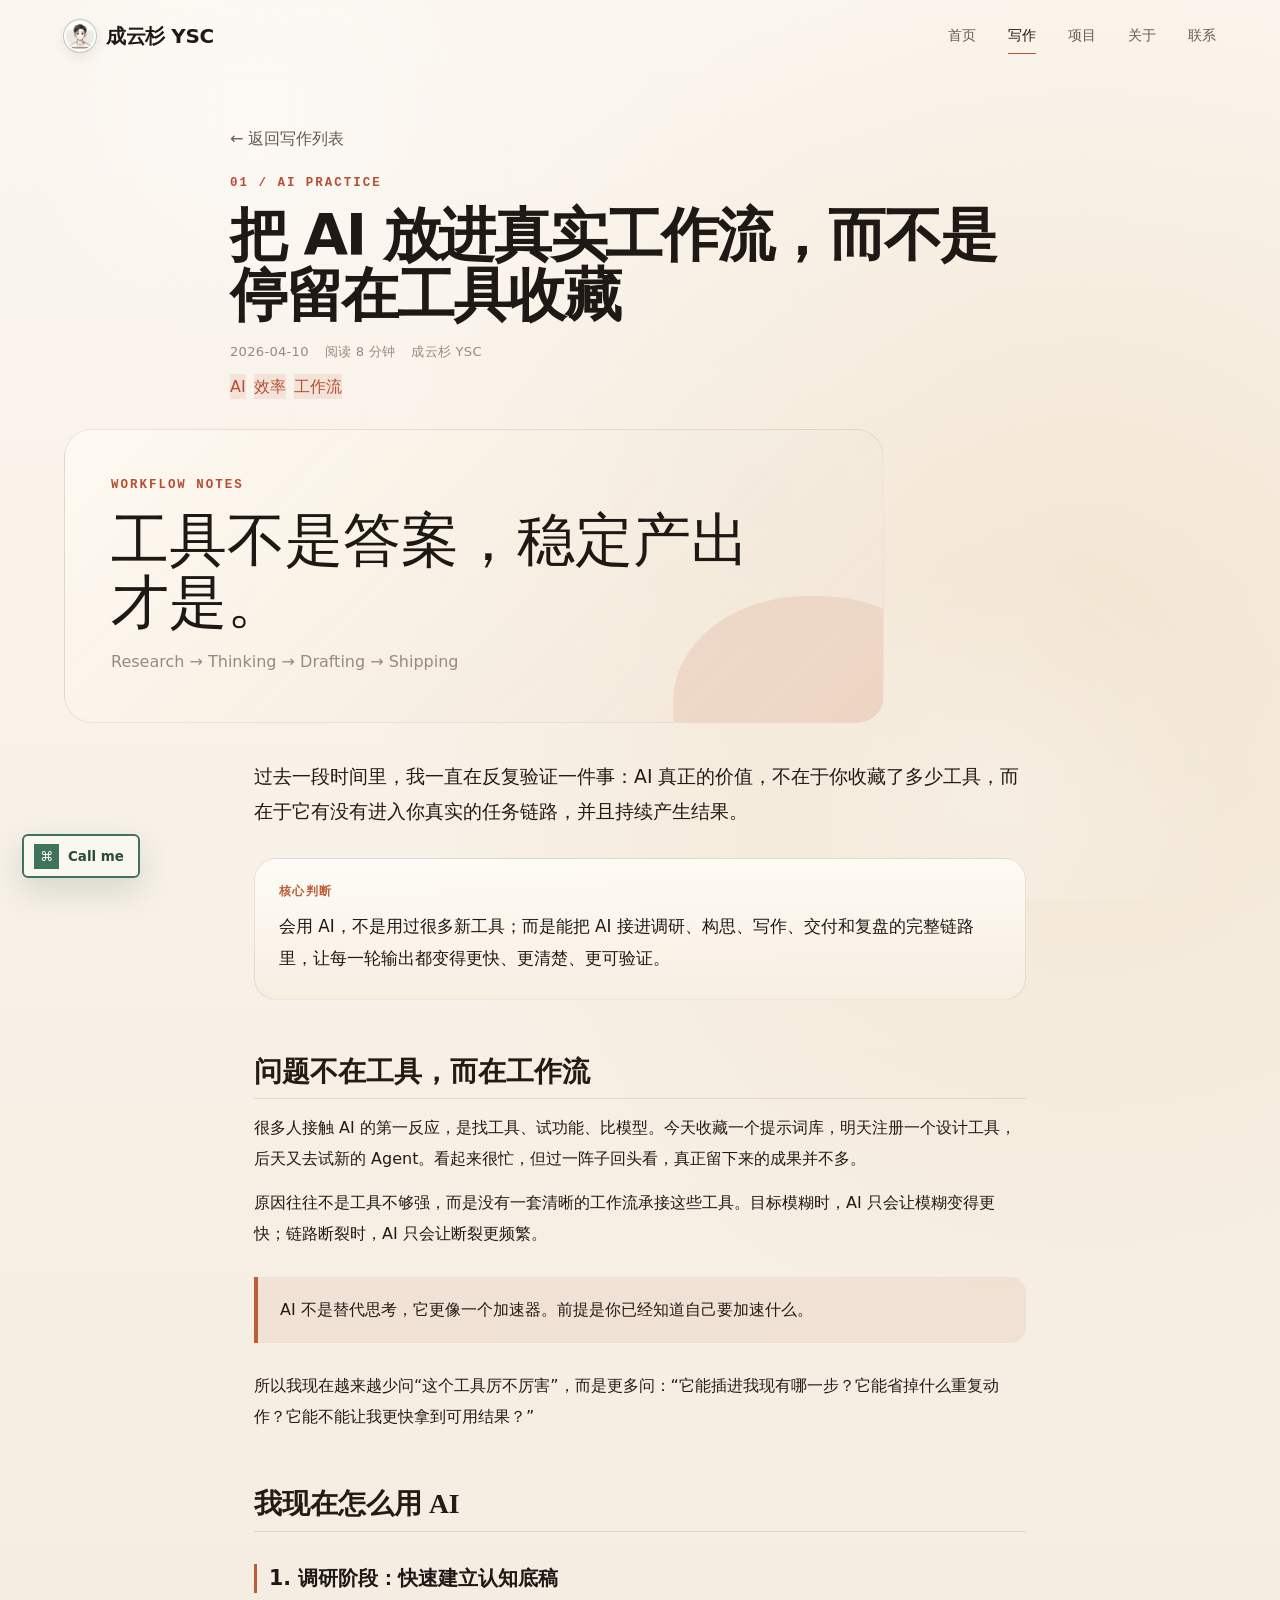
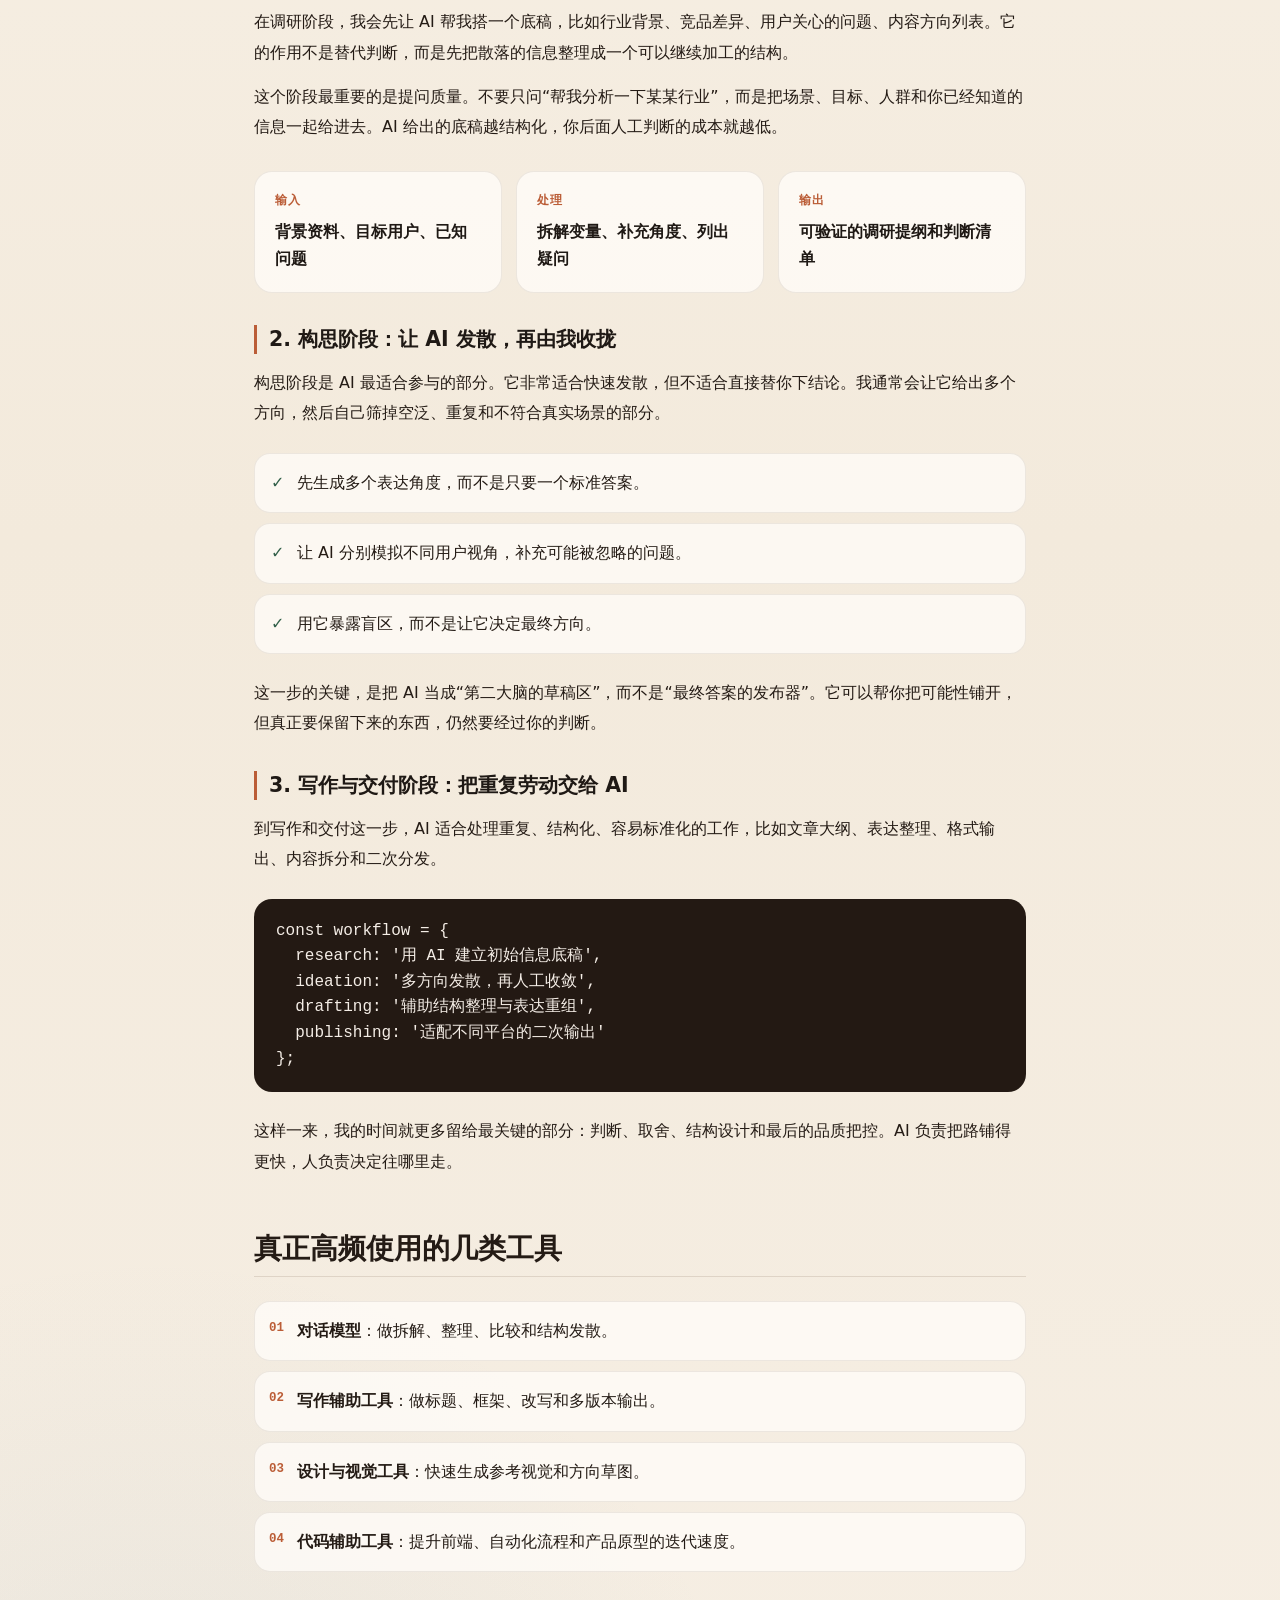
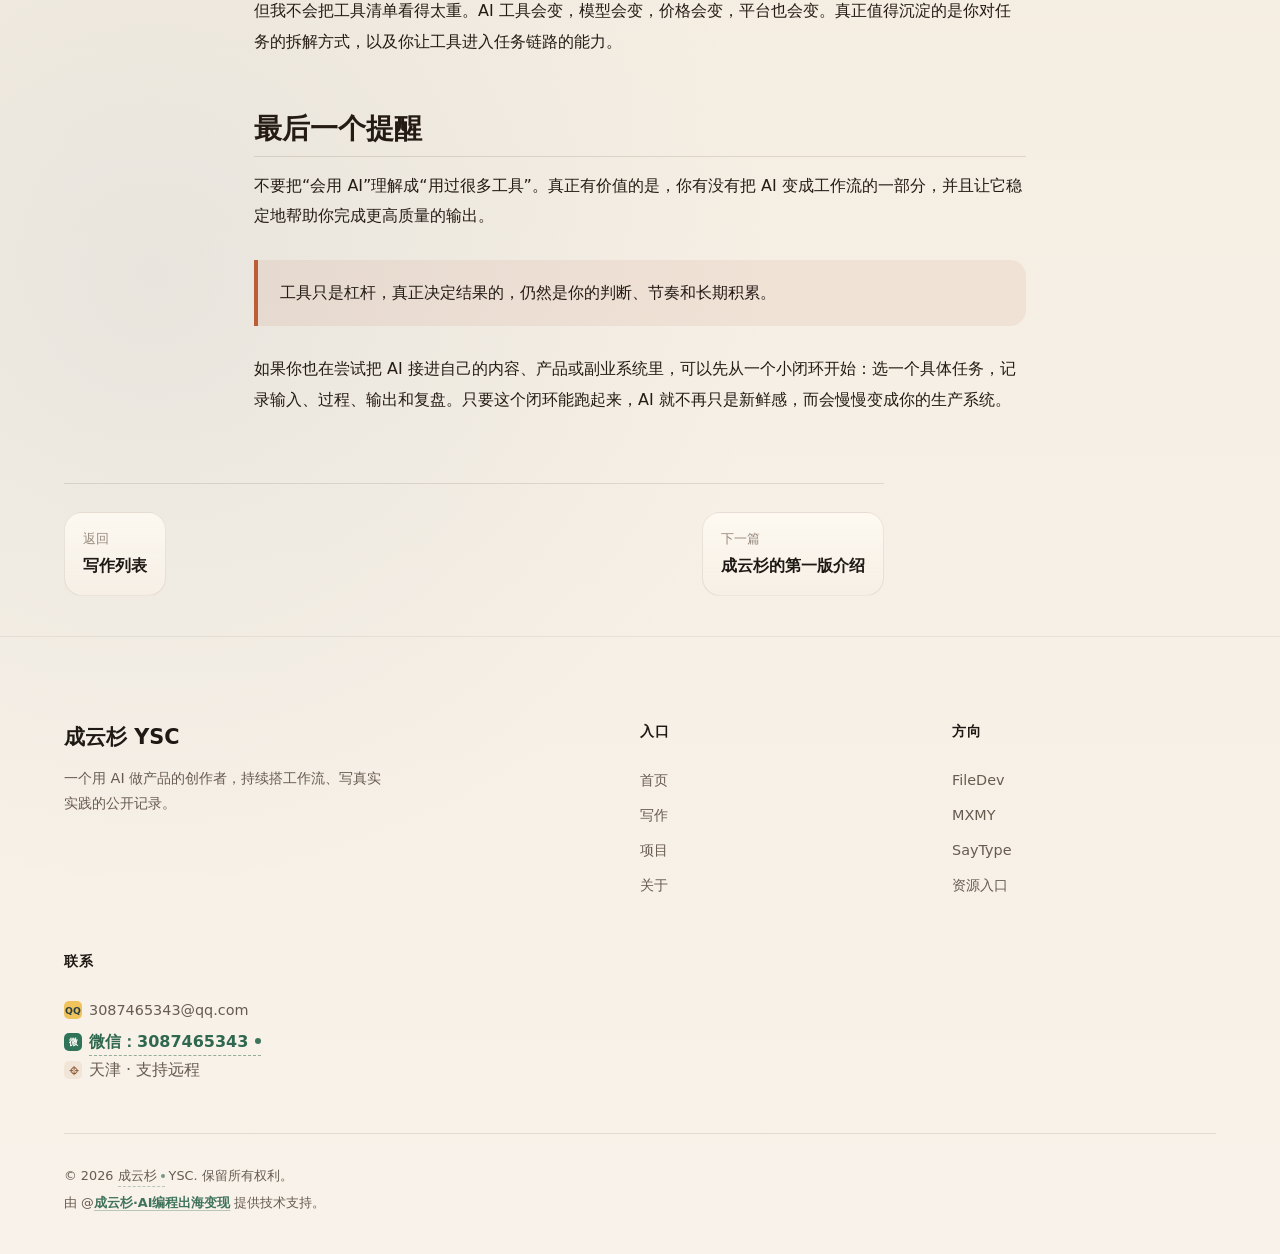
<file: blog-post.html>
<!DOCTYPE html>
<html lang="zh-CN">
<head>
  <meta charset="UTF-8">
  <meta name="viewport" content="width=device-width, initial-scale=1.0">
  <title>把 AI 放进真实工作流，而不是停留在工具收藏 - 成云杉 YSC</title>
  <meta name="description" content="记录如何把 AI 工具真正放进调研、构思、写作与交付链路，而不是停留在表面尝鲜。">
  <link rel="apple-touch-icon" sizes="180x180" href="apple-touch-icon.png">
  <link rel="icon" type="image/png" sizes="32x32" href="favicon-32x32.png">
  <link rel="icon" type="image/png" sizes="16x16" href="favicon-16x16.png">
  <link rel="shortcut icon" href="favicon.ico">
  <link rel="stylesheet" href="css/style.css">
  <link rel="stylesheet" href="css/pages.css">
</head>
<body class="homepage">
  <nav class="navbar scrolled">
    <div class="container">
      <a href="index.html" class="nav-logo">成云杉 YSC</a>
      <div class="nav-links">
        <a href="index.html">首页</a>
        <a href="blog.html" class="active">写作</a>
        <a href="works.html">项目</a>
        <a href="about.html">关于</a>
        <a href="contact.html">联系</a>
      </div>
      <button class="nav-toggle" aria-label="菜单"><span></span><span></span><span></span></button>
    </div>
  </nav>

  <div class="mobile-menu">
    <a href="index.html">首页</a>
    <a href="blog.html">写作</a>
    <a href="works.html">项目</a>
    <a href="about.html">关于</a>
    <a href="contact.html">联系</a>
  </div>

  <header class="post-header container">
    <a href="blog.html" class="post-back">← 返回写作列表</a>
    <p class="post-kicker">01 / AI PRACTICE</p>
    <h1>把 AI 放进真实工作流，而不是停留在工具收藏</h1>
    <div class="post-meta">
      <span>2026-04-10</span>
      <span>阅读 8 分钟</span>
      <span>成云杉 YSC</span>
    </div>
    <div class="post-tags">
      <span class="tag">AI</span>
      <span class="tag">效率</span>
      <span class="tag">工作流</span>
    </div>
  </header>

  <div class="container">
    <div class="post-cover post-cover-workflow">
      <span>Workflow Notes</span>
      <strong>工具不是答案，稳定产出才是。</strong>
      <em>Research → Thinking → Drafting → Shipping</em>
    </div>
  </div>

  <article class="post-content container">
    <p class="post-lead">过去一段时间里，我一直在反复验证一件事：AI 真正的价值，不在于你收藏了多少工具，而在于它有没有进入你真实的任务链路，并且持续产生结果。</p>

    <div class="post-summary-card">
      <span>核心判断</span>
      <p>会用 AI，不是用过很多新工具；而是能把 AI 接进调研、构思、写作、交付和复盘的完整链路里，让每一轮输出都变得更快、更清楚、更可验证。</p>
    </div>

    <h2>问题不在工具，而在工作流</h2>

    <p>很多人接触 AI 的第一反应，是找工具、试功能、比模型。今天收藏一个提示词库，明天注册一个设计工具，后天又去试新的 Agent。看起来很忙，但过一阵子回头看，真正留下来的成果并不多。</p>

    <p>原因往往不是工具不够强，而是没有一套清晰的工作流承接这些工具。目标模糊时，AI 只会让模糊变得更快；链路断裂时，AI 只会让断裂更频繁。</p>

    <blockquote>
      <p>AI 不是替代思考，它更像一个加速器。前提是你已经知道自己要加速什么。</p>
    </blockquote>

    <p>所以我现在越来越少问“这个工具厉不厉害”，而是更多问：“它能插进我现有哪一步？它能省掉什么重复动作？它能不能让我更快拿到可用结果？”</p>

    <h2>我现在怎么用 AI</h2>

    <h3>1. 调研阶段：快速建立认知底稿</h3>

    <p>在调研阶段，我会先让 AI 帮我搭一个底稿，比如行业背景、竞品差异、用户关心的问题、内容方向列表。它的作用不是替代判断，而是先把散落的信息整理成一个可以继续加工的结构。</p>

    <p>这个阶段最重要的是提问质量。不要只问“帮我分析一下某某行业”，而是把场景、目标、人群和你已经知道的信息一起给进去。AI 给出的底稿越结构化，你后面人工判断的成本就越低。</p>

    <div class="post-step-grid">
      <div>
        <span>输入</span>
        <strong>背景资料、目标用户、已知问题</strong>
      </div>
      <div>
        <span>处理</span>
        <strong>拆解变量、补充角度、列出疑问</strong>
      </div>
      <div>
        <span>输出</span>
        <strong>可验证的调研提纲和判断清单</strong>
      </div>
    </div>

    <h3>2. 构思阶段：让 AI 发散，再由我收拢</h3>

    <p>构思阶段是 AI 最适合参与的部分。它非常适合快速发散，但不适合直接替你下结论。我通常会让它给出多个方向，然后自己筛掉空泛、重复和不符合真实场景的部分。</p>

    <ul class="post-checklist">
      <li>先生成多个表达角度，而不是只要一个标准答案。</li>
      <li>让 AI 分别模拟不同用户视角，补充可能被忽略的问题。</li>
      <li>用它暴露盲区，而不是让它决定最终方向。</li>
    </ul>

    <p>这一步的关键，是把 AI 当成“第二大脑的草稿区”，而不是“最终答案的发布器”。它可以帮你把可能性铺开，但真正要保留下来的东西，仍然要经过你的判断。</p>

    <h3>3. 写作与交付阶段：把重复劳动交给 AI</h3>

    <p>到写作和交付这一步，AI 适合处理重复、结构化、容易标准化的工作，比如文章大纲、表达整理、格式输出、内容拆分和二次分发。</p>

    <pre><code>const workflow = {
  research: '用 AI 建立初始信息底稿',
  ideation: '多方向发散，再人工收敛',
  drafting: '辅助结构整理与表达重组',
  publishing: '适配不同平台的二次输出'
};</code></pre>

    <p>这样一来，我的时间就更多留给最关键的部分：判断、取舍、结构设计和最后的品质把控。AI 负责把路铺得更快，人负责决定往哪里走。</p>

    <h2>真正高频使用的几类工具</h2>

    <ol class="post-number-list">
      <li><strong>对话模型</strong>：做拆解、整理、比较和结构发散。</li>
      <li><strong>写作辅助工具</strong>：做标题、框架、改写和多版本输出。</li>
      <li><strong>设计与视觉工具</strong>：快速生成参考视觉和方向草图。</li>
      <li><strong>代码辅助工具</strong>：提升前端、自动化流程和产品原型的迭代速度。</li>
    </ol>

    <p>但我不会把工具清单看得太重。AI 工具会变，模型会变，价格会变，平台也会变。真正值得沉淀的是你对任务的拆解方式，以及你让工具进入任务链路的能力。</p>

    <h2>最后一个提醒</h2>

    <p>不要把“会用 AI”理解成“用过很多工具”。真正有价值的是，你有没有把 AI 变成工作流的一部分，并且让它稳定地帮助你完成更高质量的输出。</p>

    <blockquote>
      <p>工具只是杠杆，真正决定结果的，仍然是你的判断、节奏和长期积累。</p>
    </blockquote>

    <p>如果你也在尝试把 AI 接进自己的内容、产品或副业系统里，可以先从一个小闭环开始：选一个具体任务，记录输入、过程、输出和复盘。只要这个闭环能跑起来，AI 就不再只是新鲜感，而会慢慢变成你的生产系统。</p>
  </article>

  <div class="container">
    <div class="post-nav">
      <a href="blog.html" class="prev">
        <span class="label">返回</span>
        <span class="title">写作列表</span>
      </a>
      <a href="about.html" class="next">
        <span class="label">下一篇</span>
        <span class="title">成云杉的第一版介绍</span>
      </a>
    </div>
  </div>

  <footer class="footer">
    <div class="container">
      <div class="footer-grid footer-grid-home">
        <div class="footer-brand">
          <div class="footer-logo">成云杉 YSC</div>
          <p class="footer-desc">一个用 AI 做产品的创作者，持续搭工作流、写真实实践的公开记录。</p>
        </div>
        <div class="footer-nav">
          <h4>入口</h4>
          <a href="index.html">首页</a>
          <a href="blog.html">写作</a>
          <a href="works.html">项目</a>
          <a href="about.html">关于</a>
        </div>
        <div class="footer-nav">
          <h4>方向</h4>
          <a href="works.html">FileDev</a>
          <a href="works.html">MXMY</a>
          <a href="works.html">SayType</a>
          <a href="contact.html">资源入口</a>
        </div>
        <div class="footer-nav">
          <h4>联系</h4>
          <a href="mailto:3087465343@qq.com">3087465343@qq.com</a>
          <span>微信：3087465343</span>
          <span>天津 · 支持远程</span>
        </div>
      </div>
      <div class="footer-bottom footer-bottom-stack">
        <span>© 2026 成云杉 YSC. 保留所有权利。</span>
        <span>由 @<a href="https://t.zsxq.com/VqloN" target="_blank" rel="noopener">成云杉·AI编程出海变现</a> 提供技术支持。</span>
      </div>
    </div>
  </footer>

  <button class="back-to-top" aria-label="返回顶部">↑</button>
  <script src="js/main.js"></script>
</body>
</html>
</file>
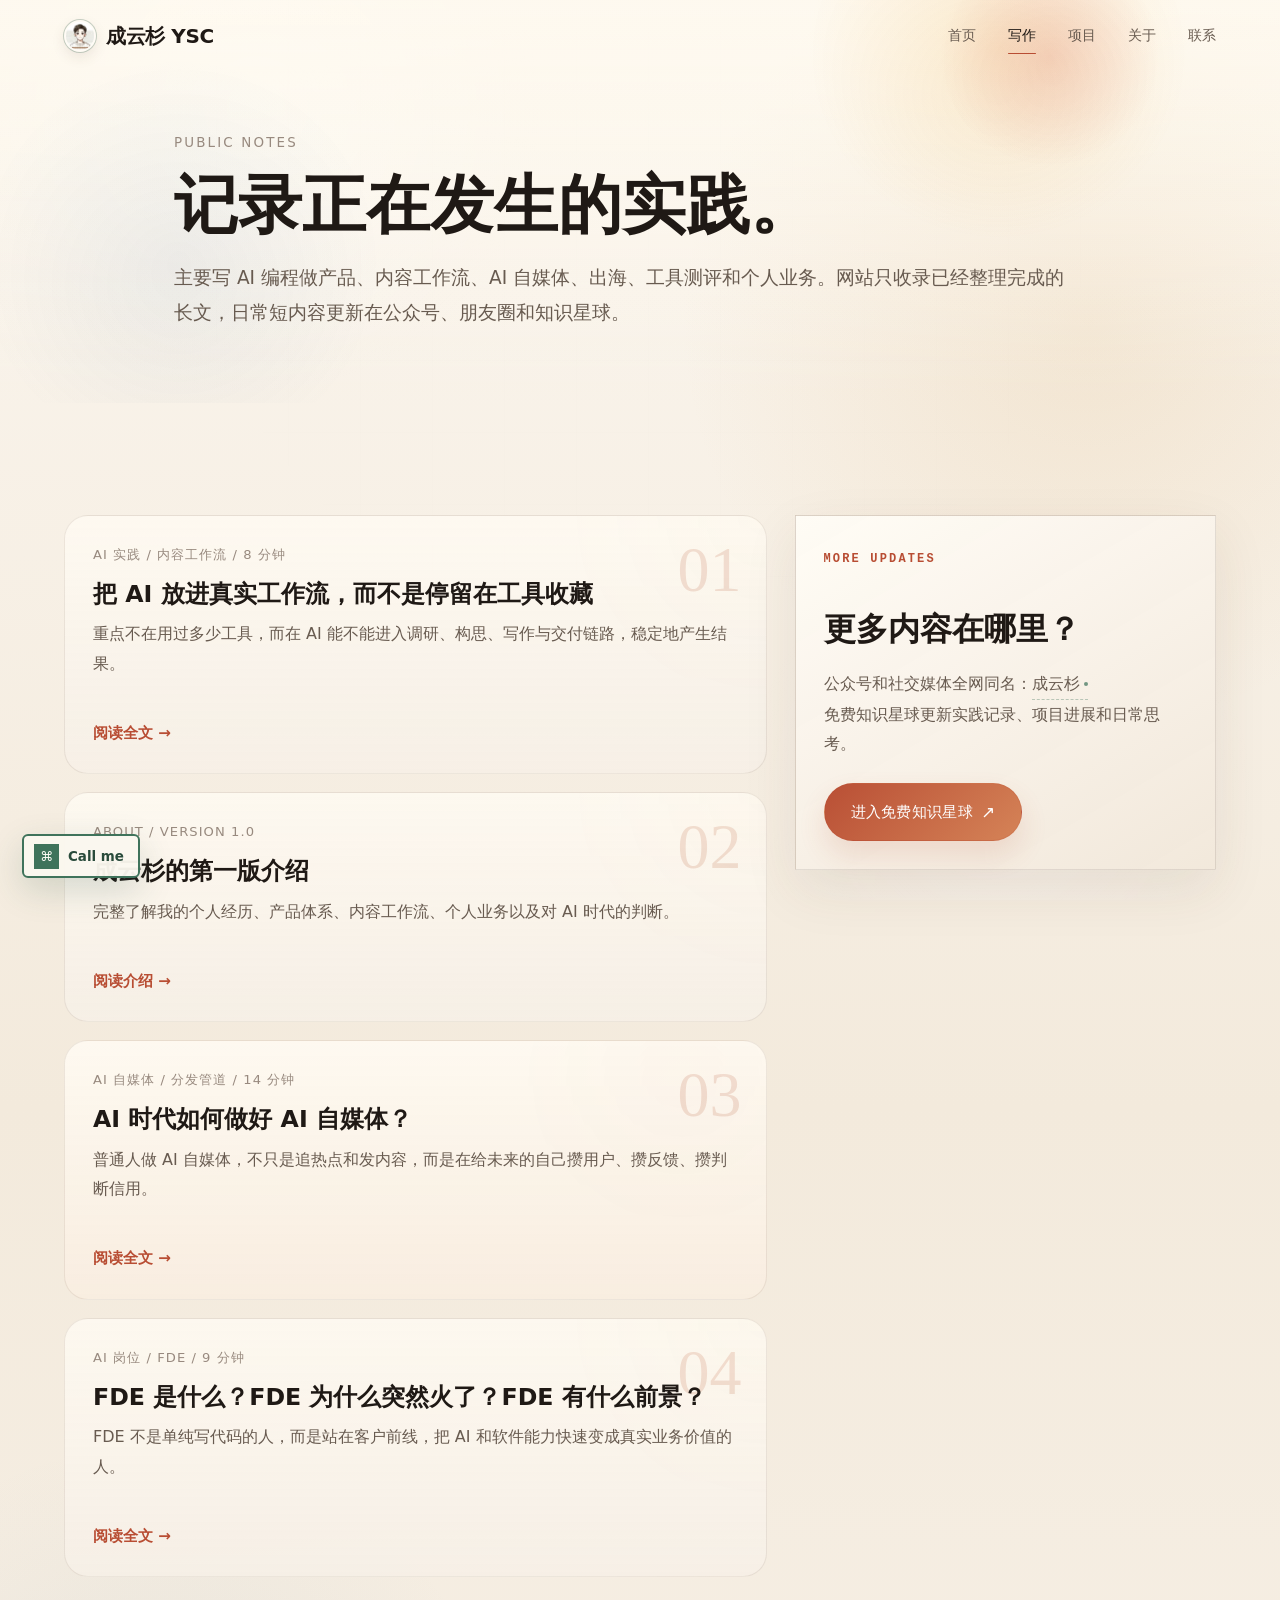
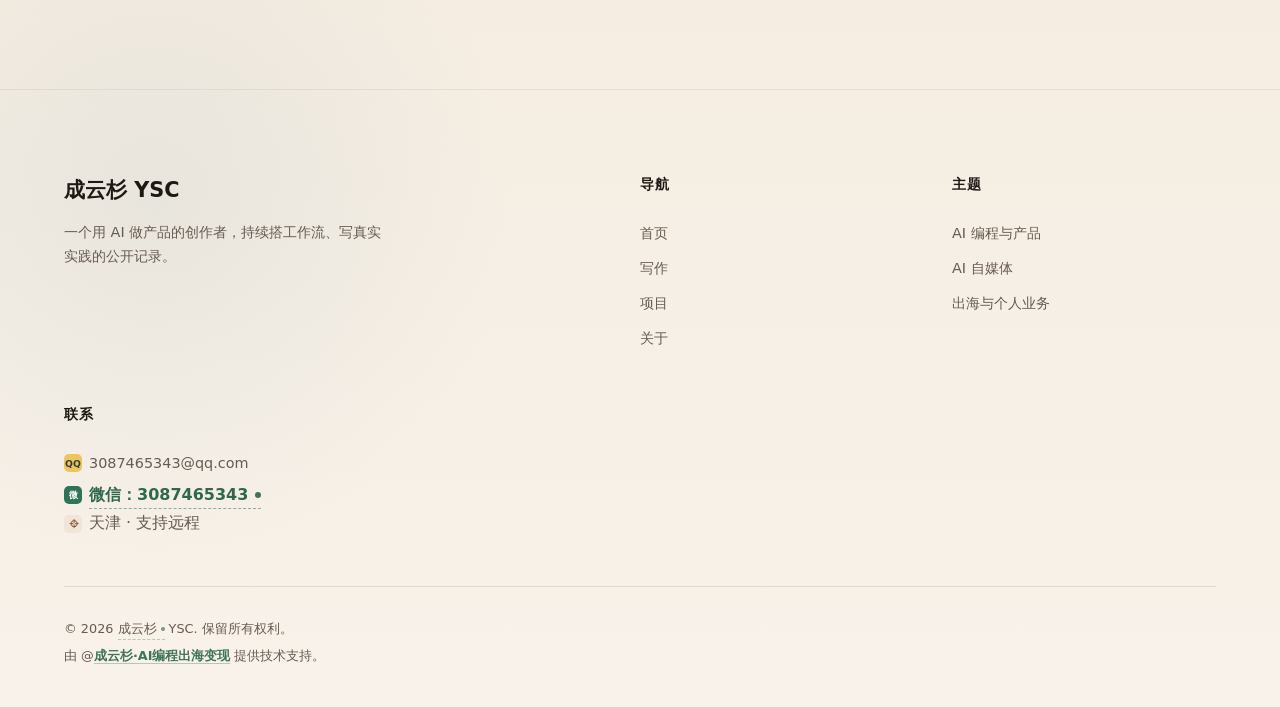
<file: blog.html>
<!DOCTYPE html>
<html lang="zh-CN">
<head>
  <meta charset="UTF-8">
  <meta name="viewport" content="width=device-width, initial-scale=1.0">
  <meta name="description" content="成云杉的公开写作：AI 编程、产品实践、内容工作流、AI 自媒体与个人业务。">
  <title>写作 - 成云杉</title>
  <link rel="apple-touch-icon" sizes="180x180" href="apple-touch-icon.png">
  <link rel="icon" type="image/png" sizes="32x32" href="favicon-32x32.png">
  <link rel="icon" type="image/png" sizes="16x16" href="favicon-16x16.png">
  <link rel="shortcut icon" href="favicon.ico">
  <link rel="stylesheet" href="css/style.css">
  <link rel="stylesheet" href="css/pages.css">
</head>
<body class="homepage">
  <nav class="navbar scrolled">
    <div class="container">
      <a href="index.html" class="nav-logo">成云杉 YSC</a>
      <div class="nav-links">
        <a href="index.html">首页</a>
        <a href="blog.html" class="active">写作</a>
        <a href="works.html">项目</a>
        <a href="about.html">关于</a>
        <a href="contact.html">联系</a>
      </div>
      <button class="nav-toggle" aria-label="菜单"><span></span><span></span><span></span></button>
    </div>
  </nav>

  <div class="mobile-menu">
    <a href="index.html">首页</a>
    <a href="blog.html">写作</a>
    <a href="works.html">项目</a>
    <a href="about.html">关于</a>
    <a href="contact.html">联系</a>
  </div>

  <main>
    <section class="page-intro page-intro-blog">
      <div class="container page-intro-single">
        <p class="page-kicker fade-in">PUBLIC NOTES</p>
        <h1 class="fade-in">记录正在发生的实践。</h1>
        <p class="page-summary fade-in">主要写 AI 编程做产品、内容工作流、AI 自媒体、出海、工具测评和个人业务。网站只收录已经整理完成的长文，日常短内容更新在公众号、朋友圈和知识星球。</p>
      </div>
    </section>

    <section class="section writing-section-list">
      <div class="container writing-layout">
        <div class="editor-article-list">
          <article class="editor-article fade-in" data-category="ai">
            <div class="editor-article-number">01</div>
            <div class="editor-article-meta">AI 实践 / 内容工作流 / 8 分钟</div>
            <h2><a href="blog-post.html">把 AI 放进真实工作流，而不是停留在工具收藏</a></h2>
            <p>重点不在用过多少工具，而在 AI 能不能进入调研、构思、写作与交付链路，稳定地产生结果。</p>
            <a href="blog-post.html" class="reading-link">阅读全文 →</a>
          </article>

          <article class="editor-article fade-in delay-1">
            <div class="editor-article-number">02</div>
            <div class="editor-article-meta">ABOUT / VERSION 1.0</div>
            <h2><a href="about.html">成云杉的第一版介绍</a></h2>
            <p>完整了解我的个人经历、产品体系、内容工作流、个人业务以及对 AI 时代的判断。</p>
            <a href="about.html" class="reading-link">阅读介绍 →</a>
          </article>

          <article class="editor-article editor-article-featured fade-in delay-2" data-category="ai-media">
            <div class="editor-article-number">03</div>
            <div class="editor-article-meta">AI 自媒体 / 分发管道 / 14 分钟</div>
            <h2><a href="blog-post-ai-media.html">AI 时代如何做好 AI 自媒体？</a></h2>
            <p>普通人做 AI 自媒体，不只是追热点和发内容，而是在给未来的自己攒用户、攒反馈、攒判断信用。</p>
            <a href="blog-post-ai-media.html" class="reading-link">阅读全文 →</a>
          </article>

          <article class="editor-article fade-in delay-2" data-category="ai-career">
            <div class="editor-article-number">04</div>
            <div class="editor-article-meta">AI 岗位 / FDE / 9 分钟</div>
            <h2><a href="blog-post-fde.html">FDE 是什么？FDE 为什么突然火了？FDE 有什么前景？</a></h2>
            <p>FDE 不是单纯写代码的人，而是站在客户前线，把 AI 和软件能力快速变成真实业务价值的人。</p>
            <a href="blog-post-fde.html" class="reading-link">阅读全文 →</a>
          </article>
        </div>

        <aside class="writing-side fade-in-right">
          <p class="section-label">MORE UPDATES</p>
          <h2>更多内容在哪里？</h2>
          <p>公众号和社交媒体全网同名：成云杉<br>免费知识星球更新实践记录、项目进展和日常思考。</p>
          <a href="https://t.zsxq.com/VqloN" target="_blank" rel="noopener" class="btn btn-primary">进入免费知识星球 <span class="btn-icon">↗</span></a>
        </aside>
      </div>
    </section>
  </main>

  <footer class="footer">
    <div class="container">
      <div class="footer-grid footer-grid-home">
        <div class="footer-brand">
          <div class="footer-logo">成云杉 YSC</div>
          <p class="footer-desc">一个用 AI 做产品的创作者，持续搭工作流、写真实实践的公开记录。</p>
        </div>
        <div class="footer-nav">
          <h4>导航</h4>
          <a href="index.html">首页</a>
          <a href="blog.html">写作</a>
          <a href="works.html">项目</a>
          <a href="about.html">关于</a>
        </div>
        <div class="footer-nav">
          <h4>主题</h4>
          <a href="works.html">AI 编程与产品</a>
          <a href="blog-post-ai-media.html">AI 自媒体</a>
          <a href="about.html">出海与个人业务</a>
        </div>
        <div class="footer-nav">
          <h4>联系</h4>
          <a href="mailto:3087465343@qq.com">3087465343@qq.com</a>
          <span>微信：3087465343</span>
          <span>天津 · 支持远程</span>
        </div>
      </div>
      <div class="footer-bottom footer-bottom-stack">
        <span>© 2026 成云杉 YSC. 保留所有权利。</span>
        <span>由 @<a href="https://t.zsxq.com/VqloN" target="_blank" rel="noopener">成云杉·AI编程出海变现</a> 提供技术支持。</span>
      </div>
    </div>
  </footer>

  <button class="back-to-top" aria-label="返回顶部">↑</button>
  <script src="js/main.js"></script>
</body>
</html>
</file>
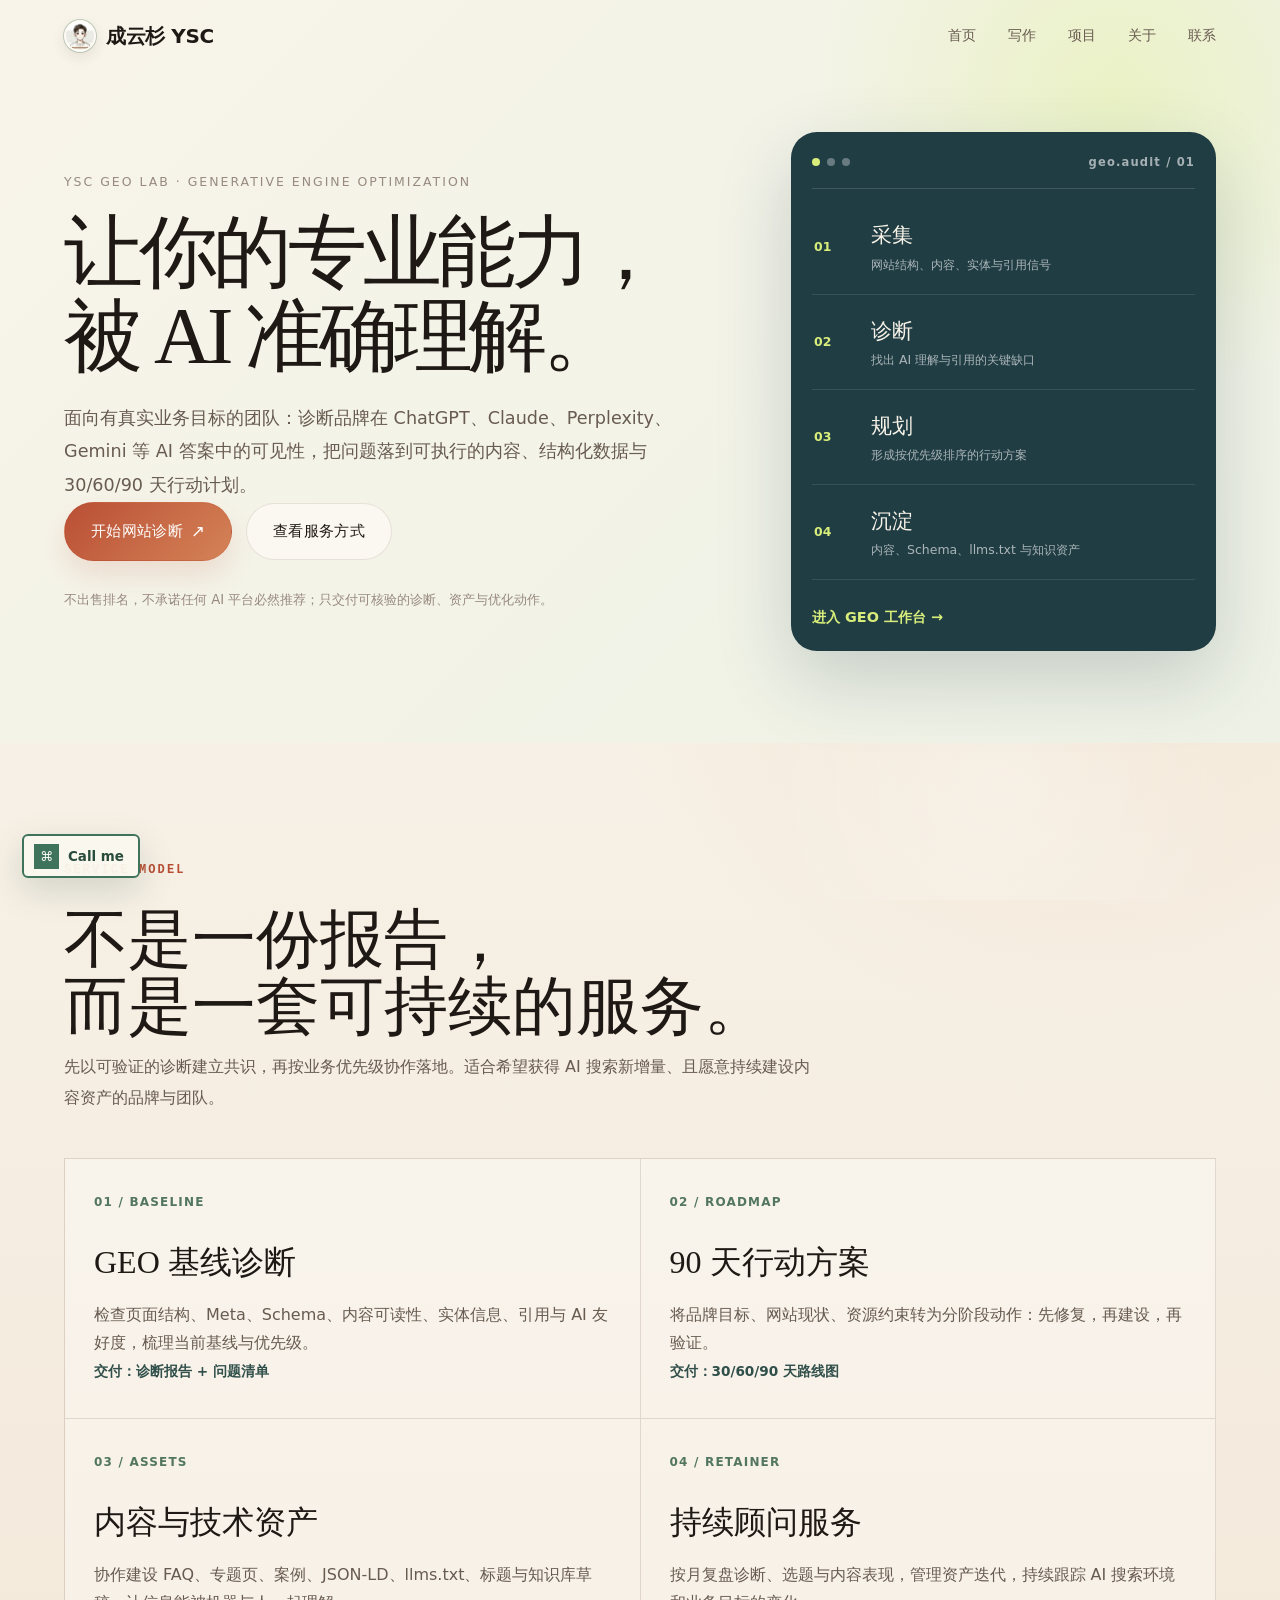
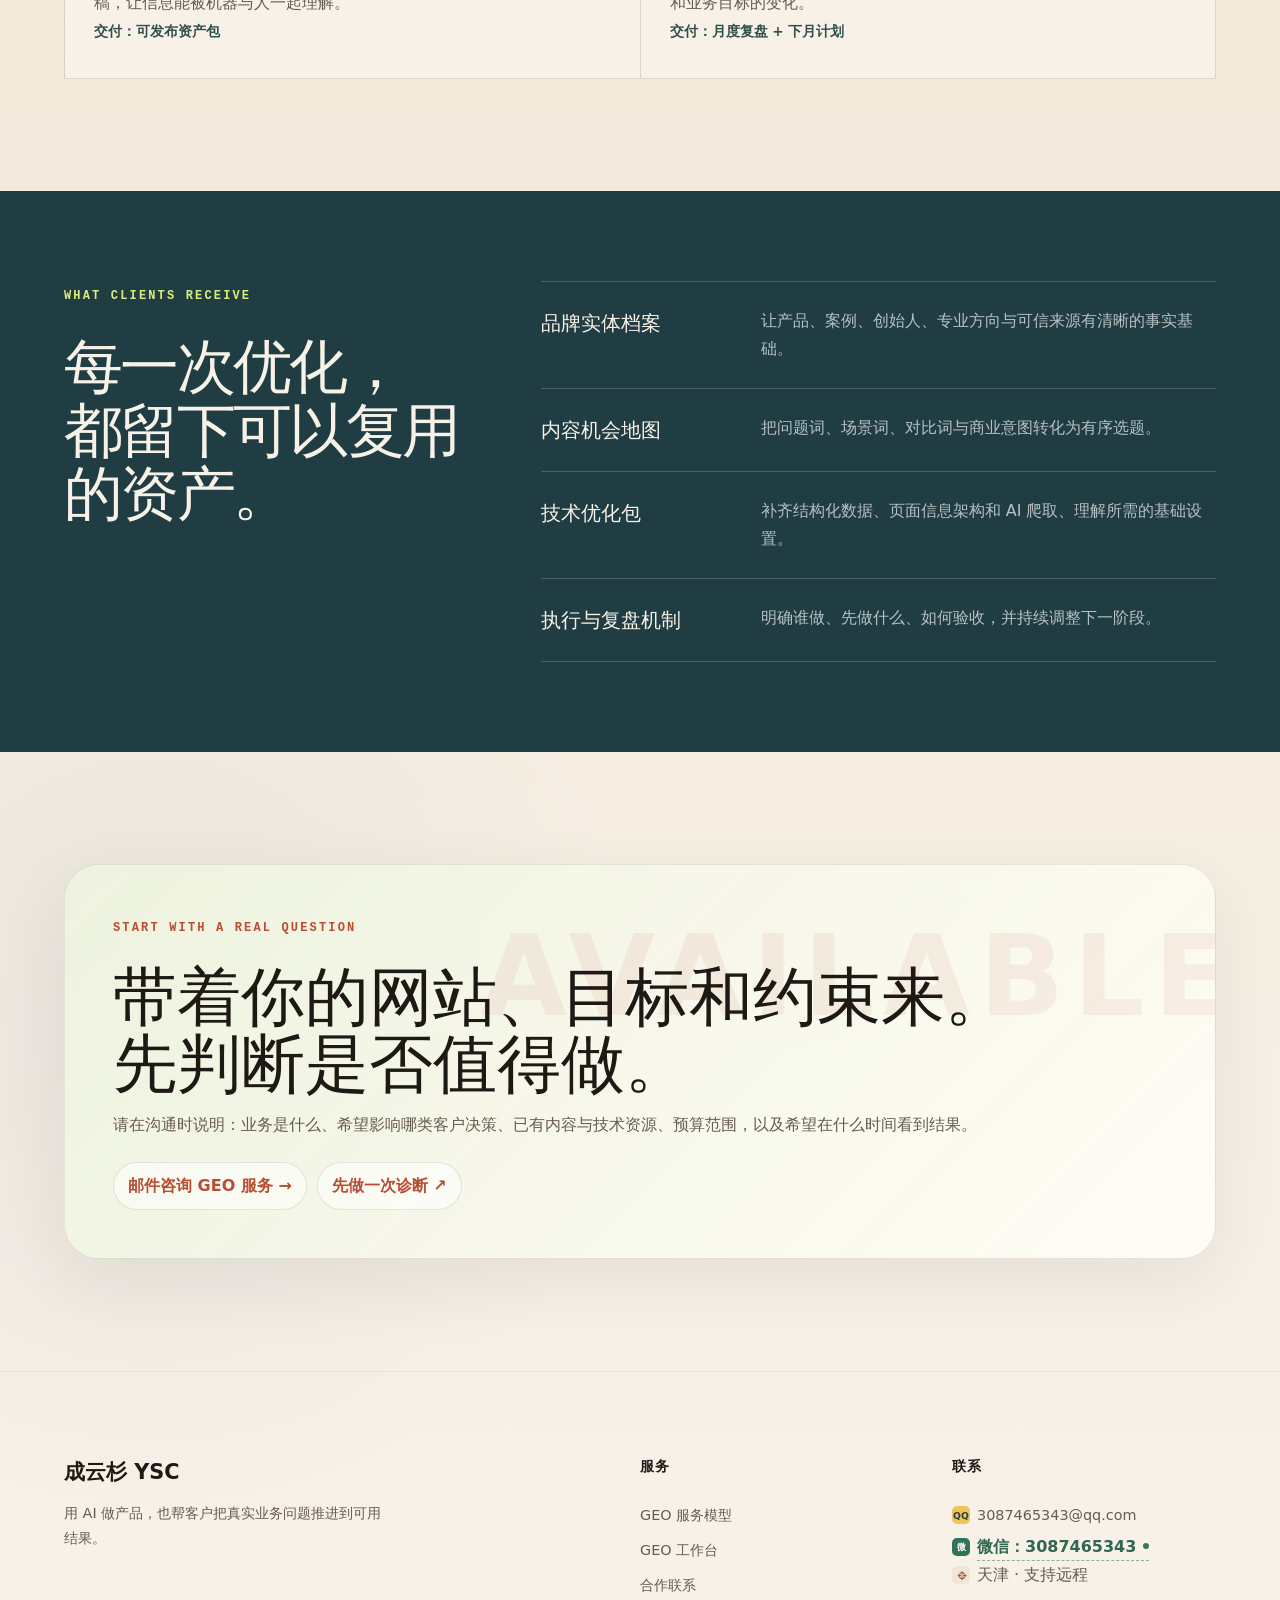
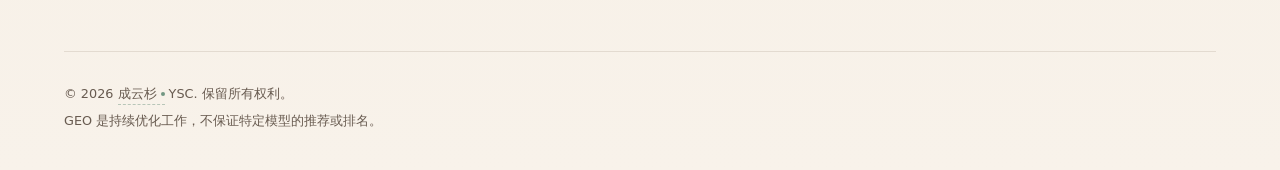
<file: geo.html>
<!DOCTYPE html>
<html lang="zh-CN">
<head>
  <meta charset="UTF-8">
  <meta name="viewport" content="width=device-width, initial-scale=1.0">
  <meta name="description" content="成云杉 YSC GEO 服务：从 AI 搜索可见性诊断到 30/60/90 天内容与技术优化方案。">
  <meta property="og:title" content="YSC GEO Lab · 让品牌被 AI 准确理解">
  <meta property="og:description" content="为有明确业务目标的团队提供 GEO 诊断、内容资产与持续顾问服务。">
  <meta property="og:type" content="website">
  <meta property="og:url" content="https://yscai101.com/geo.html">
  <title>YSC GEO Lab · AI 搜索可见性服务</title>
  <link rel="apple-touch-icon" sizes="180x180" href="apple-touch-icon.png">
  <link rel="icon" type="image/png" sizes="32x32" href="favicon-32x32.png">
  <link rel="icon" type="image/png" sizes="16x16" href="favicon-16x16.png">
  <link rel="stylesheet" href="css/style.css">
  <link rel="stylesheet" href="css/pages.css">
</head>
<body class="homepage">
  <nav class="navbar scrolled"><div class="container"><a href="index.html" class="nav-logo">成云杉 YSC</a><div class="nav-links"><a href="index.html">首页</a><a href="blog.html">写作</a><a href="works.html">项目</a><a href="about.html">关于</a><a href="contact.html">联系</a></div><button class="nav-toggle" aria-label="菜单"><span></span><span></span><span></span></button></div></nav>
  <div class="mobile-menu"><a href="index.html">首页</a><a href="blog.html">写作</a><a href="works.html">项目</a><a href="about.html">关于</a><a href="contact.html">联系</a></div>

  <main>
    <section class="geo-hero">
      <div class="container geo-hero-grid">
        <div class="geo-hero-copy fade-in">
          <p class="page-kicker">YSC GEO LAB · GENERATIVE ENGINE OPTIMIZATION</p>
          <h1>让你的专业能力，<br>被 AI 准确理解。</h1>
          <p class="geo-lead">面向有真实业务目标的团队：诊断品牌在 ChatGPT、Claude、Perplexity、Gemini 等 AI 答案中的可见性，把问题落到可执行的内容、结构化数据与 30/60/90 天行动计划。</p>
          <div class="home-actions"><a class="btn btn-primary" href="https://geo.yscai101.com/diagnostic" target="_blank" rel="noopener">开始网站诊断 <span class="btn-icon">↗</span></a><a class="btn btn-secondary" href="#service">查看服务方式</a></div>
          <p class="geo-note">不出售排名，不承诺任何 AI 平台必然推荐；只交付可核验的诊断、资产与优化动作。</p>
        </div>
        <aside class="geo-console fade-in-right" aria-label="GEO 服务交付流程">
          <div class="geo-console-top"><span></span><span></span><span></span><strong>geo.audit / 01</strong></div>
          <ol>
            <li><b>01</b><div><strong>采集</strong><small>网站结构、内容、实体与引用信号</small></div></li>
            <li><b>02</b><div><strong>诊断</strong><small>找出 AI 理解与引用的关键缺口</small></div></li>
            <li><b>03</b><div><strong>规划</strong><small>形成按优先级排序的行动方案</small></div></li>
            <li><b>04</b><div><strong>沉淀</strong><small>内容、Schema、llms.txt 与知识资产</small></div></li>
          </ol>
          <a href="https://geo.yscai101.com" target="_blank" rel="noopener">进入 GEO 工作台 →</a>
        </aside>
      </div>
    </section>

    <section class="section" id="service"><div class="container"><header class="lab-section-head"><p class="section-label">SERVICE MODEL</p><h2>不是一份报告，<br>而是一套可持续的服务。</h2><p>先以可验证的诊断建立共识，再按业务优先级协作落地。适合希望获得 AI 搜索新增量、且愿意持续建设内容资产的品牌与团队。</p></header><div class="geo-service-grid"><article><span>01 / BASELINE</span><h3>GEO 基线诊断</h3><p>检查页面结构、Meta、Schema、内容可读性、实体信息、引用与 AI 友好度，梳理当前基线与优先级。</p><strong>交付：诊断报告 + 问题清单</strong></article><article><span>02 / ROADMAP</span><h3>90 天行动方案</h3><p>将品牌目标、网站现状、资源约束转为分阶段动作：先修复，再建设，再验证。</p><strong>交付：30/60/90 天路线图</strong></article><article><span>03 / ASSETS</span><h3>内容与技术资产</h3><p>协作建设 FAQ、专题页、案例、JSON-LD、llms.txt、标题与知识库草稿，让信息能被机器与人一起理解。</p><strong>交付：可发布资产包</strong></article><article><span>04 / RETAINER</span><h3>持续顾问服务</h3><p>按月复盘诊断、选题与内容表现，管理资产迭代，持续跟踪 AI 搜索环境和业务目标的变化。</p><strong>交付：月度复盘 + 下月计划</strong></article></div></div></section>

    <section class="geo-delivery"><div class="container geo-delivery-grid"><div><p class="section-label">WHAT CLIENTS RECEIVE</p><h2>每一次优化，<br>都留下可以复用的资产。</h2></div><ul><li><b>品牌实体档案</b><span>让产品、案例、创始人、专业方向与可信来源有清晰的事实基础。</span></li><li><b>内容机会地图</b><span>把问题词、场景词、对比词与商业意图转化为有序选题。</span></li><li><b>技术优化包</b><span>补齐结构化数据、页面信息架构和 AI 爬取、理解所需的基础设置。</span></li><li><b>执行与复盘机制</b><span>明确谁做、先做什么、如何验收，并持续调整下一阶段。</span></li></ul></div></section>

    <section class="section"><div class="container"><div class="lab-cta-card geo-cta"><p class="section-label">START WITH A REAL QUESTION</p><h2>带着你的网站、目标和约束来。<br>先判断是否值得做。</h2><p>请在沟通时说明：业务是什么、希望影响哪类客户决策、已有内容与技术资源、预算范围，以及希望在什么时间看到结果。</p><div class="cta-contact-row"><a href="mailto:3087465343@qq.com?subject=GEO%20服务咨询">邮件咨询 GEO 服务 →</a><a href="https://geo.yscai101.com/diagnostic" target="_blank" rel="noopener">先做一次诊断 ↗</a></div></div></div></section>
  </main>

  <footer class="footer"><div class="container"><div class="footer-grid footer-grid-home"><div class="footer-brand"><div class="footer-logo">成云杉 YSC</div><p class="footer-desc">用 AI 做产品，也帮客户把真实业务问题推进到可用结果。</p></div><div class="footer-nav"><h4>服务</h4><a href="#service">GEO 服务模型</a><a href="https://geo.yscai101.com" target="_blank" rel="noopener">GEO 工作台</a><a href="contact.html">合作联系</a></div><div class="footer-nav"><h4>联系</h4><a href="mailto:3087465343@qq.com">3087465343@qq.com</a><span>微信：3087465343</span><span>天津 · 支持远程</span></div></div><div class="footer-bottom footer-bottom-stack"><span>© 2026 成云杉 YSC. 保留所有权利。</span><span>GEO 是持续优化工作，不保证特定模型的推荐或排名。</span></div></div></footer>
  <button class="back-to-top" aria-label="返回顶部">↑</button><script src="js/main.js"></script>
</body>
</html>
</file>
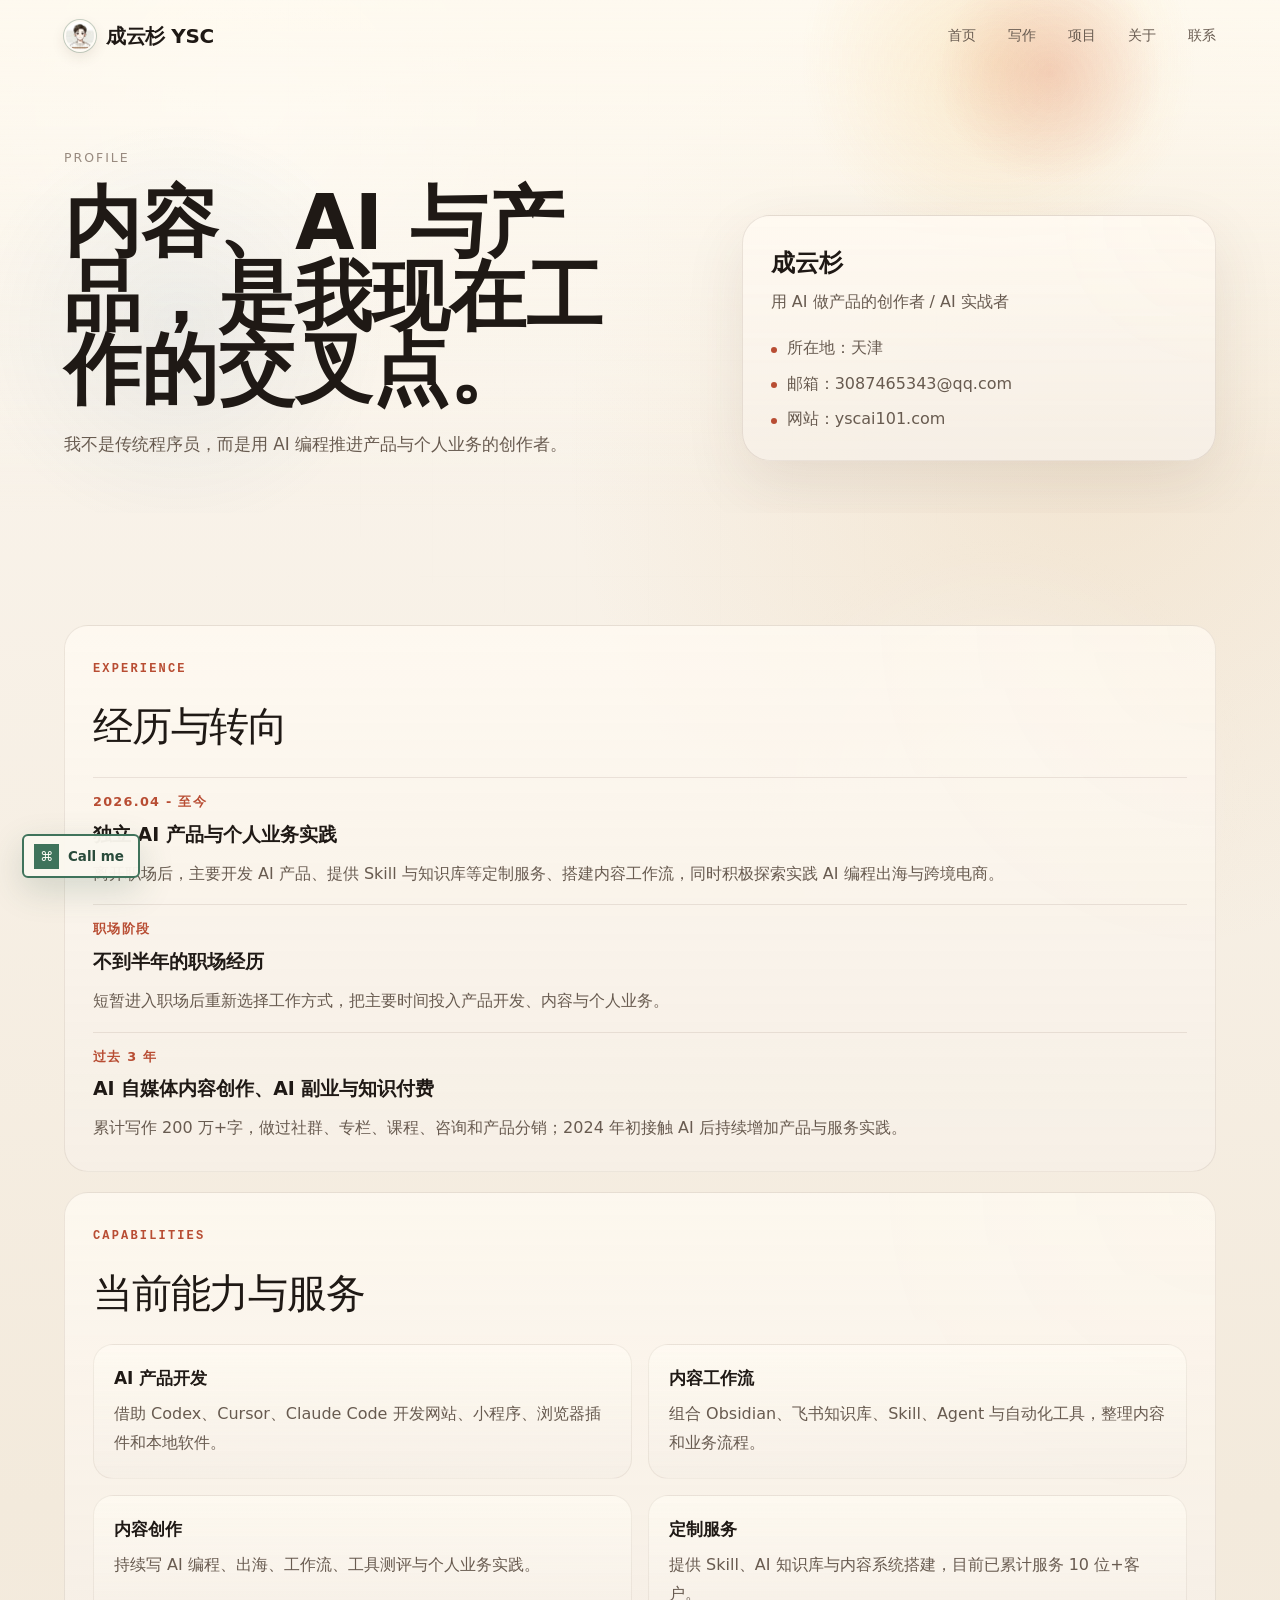
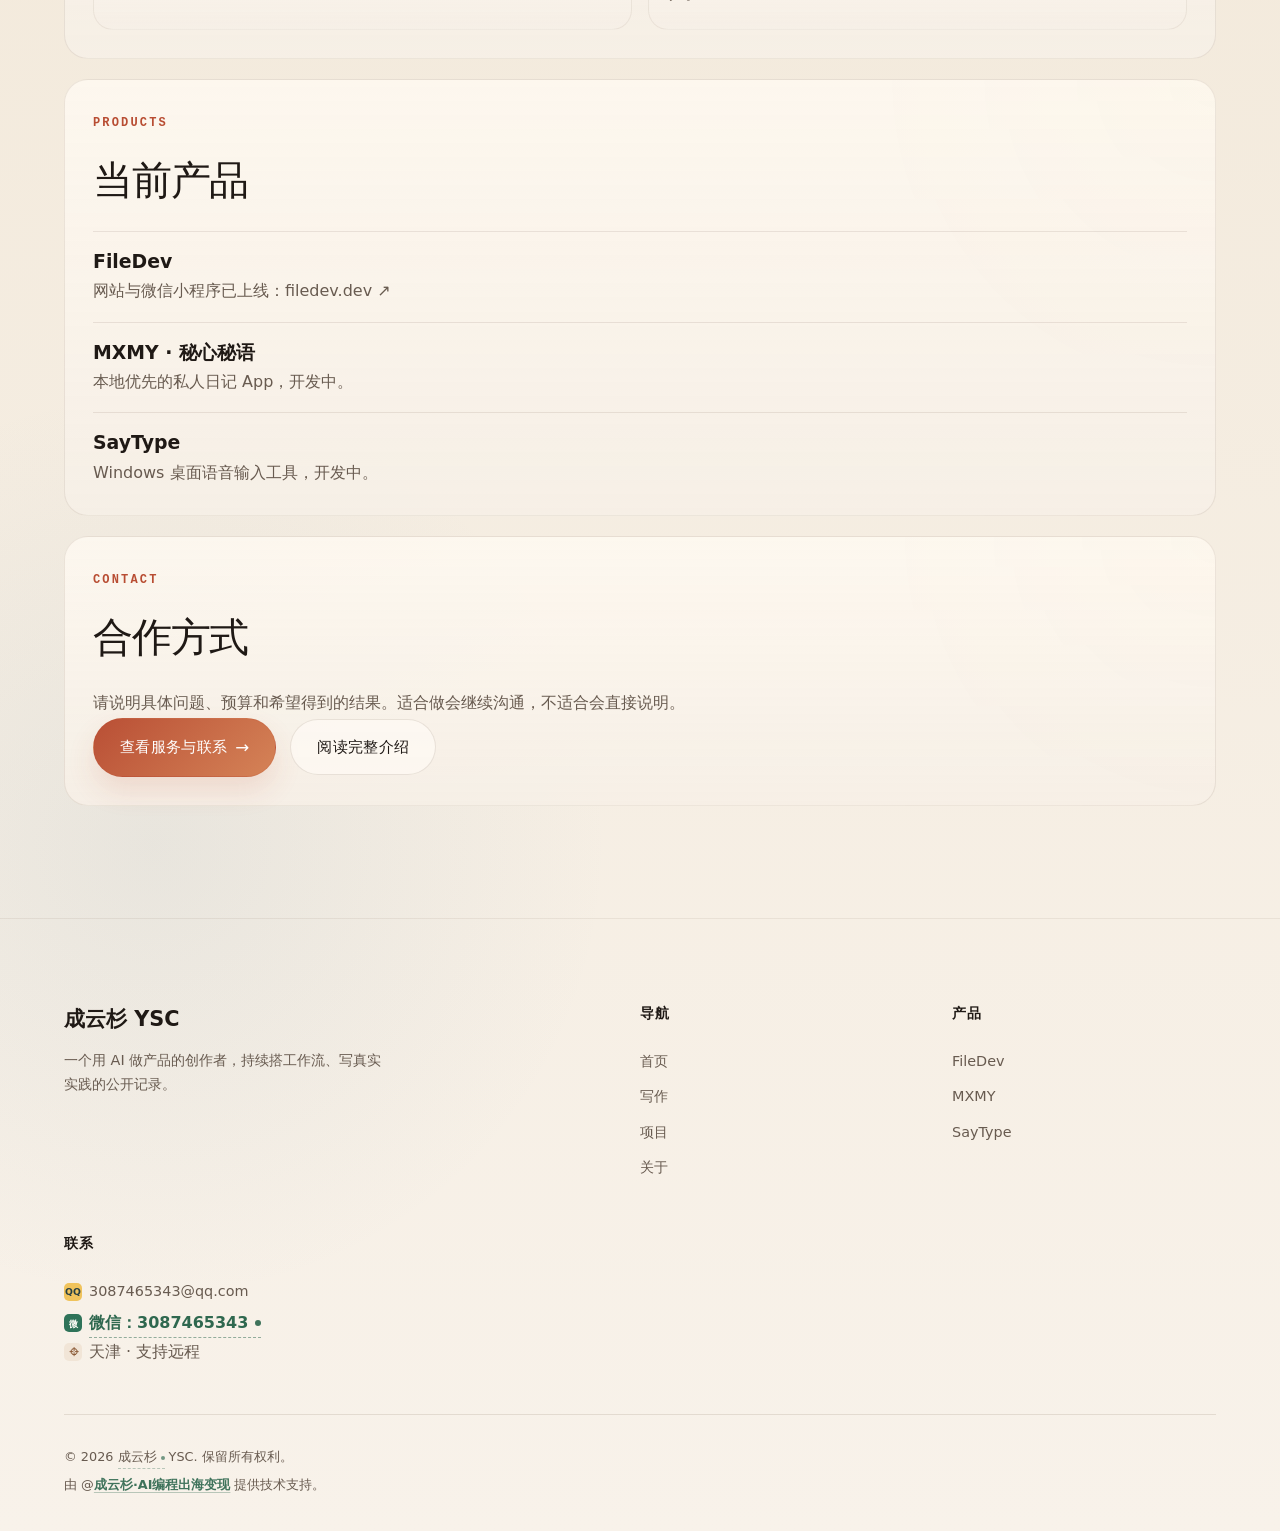
<file: resume.html>
<!DOCTYPE html>
<html lang="zh-CN">
<head>
  <meta charset="UTF-8"><meta name="viewport" content="width=device-width, initial-scale=1.0"><meta name="description" content="成云杉的个人履历：AI 内容创作、产品开发与工作流服务。"><title>个人履历 - 成云杉</title>
  <link rel="apple-touch-icon" sizes="180x180" href="apple-touch-icon.png"><link rel="icon" type="image/png" sizes="32x32" href="favicon-32x32.png"><link rel="icon" type="image/png" sizes="16x16" href="favicon-16x16.png"><link rel="shortcut icon" href="favicon.ico"><link rel="stylesheet" href="css/style.css"><link rel="stylesheet" href="css/pages.css">
</head>
<body class="homepage">
  <nav class="navbar scrolled"><div class="container"><a href="index.html" class="nav-logo">成云杉 YSC</a><div class="nav-links"><a href="index.html">首页</a><a href="blog.html">写作</a><a href="works.html">项目</a><a href="about.html">关于</a><a href="contact.html">联系</a></div><button class="nav-toggle" aria-label="菜单"><span></span><span></span><span></span></button></div></nav>
  <div class="mobile-menu"><a href="index.html">首页</a><a href="blog.html">写作</a><a href="works.html">项目</a><a href="about.html">关于</a><a href="contact.html">联系</a></div>
  <main>
    <section class="page-intro page-intro-resume"><div class="container page-intro-grid"><div class="page-intro-copy fade-in"><p class="page-kicker">PROFILE</p><h1>内容、AI 与产品，是我现在工作的交叉点。</h1><p class="page-summary">我不是传统程序员，而是用 AI 编程推进产品与个人业务的创作者。</p></div><aside class="page-intro-card fade-in-right"><h2>成云杉</h2><p>用 AI 做产品的创作者 / AI 实战者</p><ul class="page-profile-points"><li>所在地：天津</li><li>邮箱：3087465343@qq.com</li><li>网站：yscai101.com</li></ul></aside></div></section>
    <section class="section"><div class="container resume-layout">
      <section class="resume-block fade-in"><p class="section-label">EXPERIENCE</p><h2 class="section-title">经历与转向</h2><div class="resume-list"><article class="resume-item"><div class="resume-item-top"><span class="resume-period">2026.04 - 至今</span><h3>独立 AI 产品与个人业务实践</h3></div><p>离开职场后，主要开发 AI 产品、提供 Skill 与知识库等定制服务、搭建内容工作流，同时积极探索实践 AI 编程出海与跨境电商。</p></article><article class="resume-item"><div class="resume-item-top"><span class="resume-period">职场阶段</span><h3>不到半年的职场经历</h3></div><p>短暂进入职场后重新选择工作方式，把主要时间投入产品开发、内容与个人业务。</p></article><article class="resume-item"><div class="resume-item-top"><span class="resume-period">过去 3 年</span><h3>AI 自媒体内容创作、AI 副业与知识付费</h3></div><p>累计写作 200 万+字，做过社群、专栏、课程、咨询和产品分销；2024 年初接触 AI 后持续增加产品与服务实践。</p></article></div></section>
      <section class="resume-block fade-in delay-1"><p class="section-label">CAPABILITIES</p><h2 class="section-title">当前能力与服务</h2><div class="capability-grid"><article class="capability-card"><h3>AI 产品开发</h3><p>借助 Codex、Cursor、Claude Code 开发网站、小程序、浏览器插件和本地软件。</p></article><article class="capability-card"><h3>内容工作流</h3><p>组合 Obsidian、飞书知识库、Skill、Agent 与自动化工具，整理内容和业务流程。</p></article><article class="capability-card"><h3>内容创作</h3><p>持续写 AI 编程、出海、工作流、工具测评与个人业务实践。</p></article><article class="capability-card"><h3>定制服务</h3><p>提供 Skill、AI 知识库与内容系统搭建，目前已累计服务 10 位+客户。</p></article></div></section>
      <section class="resume-block fade-in"><p class="section-label">PRODUCTS</p><h2 class="section-title">当前产品</h2><div class="resume-projects"><article class="resume-project-card"><h3>FileDev</h3><p>网站与微信小程序已上线：<a href="https://filedev.dev" target="_blank" rel="noopener">filedev.dev ↗</a></p></article><article class="resume-project-card"><h3>MXMY · 秘心秘语</h3><p>本地优先的私人日记 App，开发中。</p></article><article class="resume-project-card"><h3>SayType</h3><p>Windows 桌面语音输入工具，开发中。</p></article></div></section>
      <section class="resume-block fade-in delay-1"><p class="section-label">CONTACT</p><h2 class="section-title">合作方式</h2><p class="resume-note">请说明具体问题、预算和希望得到的结果。适合做会继续沟通，不适合会直接说明。</p><div class="home-actions"><a href="contact.html" class="btn btn-primary">查看服务与联系 <span class="btn-icon">→</span></a><a href="about.html" class="btn btn-secondary">阅读完整介绍</a></div></section>
    </div></section>
  </main>
  <footer class="footer"><div class="container"><div class="footer-grid footer-grid-home"><div class="footer-brand"><div class="footer-logo">成云杉 YSC</div><p class="footer-desc">一个用 AI 做产品的创作者，持续搭工作流、写真实实践的公开记录。</p></div><div class="footer-nav"><h4>导航</h4><a href="index.html">首页</a><a href="blog.html">写作</a><a href="works.html">项目</a><a href="about.html">关于</a></div><div class="footer-nav"><h4>产品</h4><a href="https://filedev.dev" target="_blank" rel="noopener">FileDev</a><a href="works.html#mxmy">MXMY</a><a href="works.html#saytype">SayType</a></div><div class="footer-nav"><h4>联系</h4><a href="mailto:3087465343@qq.com">3087465343@qq.com</a><span>微信：3087465343</span><span>天津 · 支持远程</span></div></div><div class="footer-bottom footer-bottom-stack"><span>© 2026 成云杉 YSC. 保留所有权利。</span><span>由 @<a href="https://t.zsxq.com/VqloN" target="_blank" rel="noopener">成云杉·AI编程出海变现</a> 提供技术支持。</span></div></div></footer>
  <button class="back-to-top" aria-label="返回顶部">↑</button><script src="js/main.js"></script>
</body>
</html>
</file>
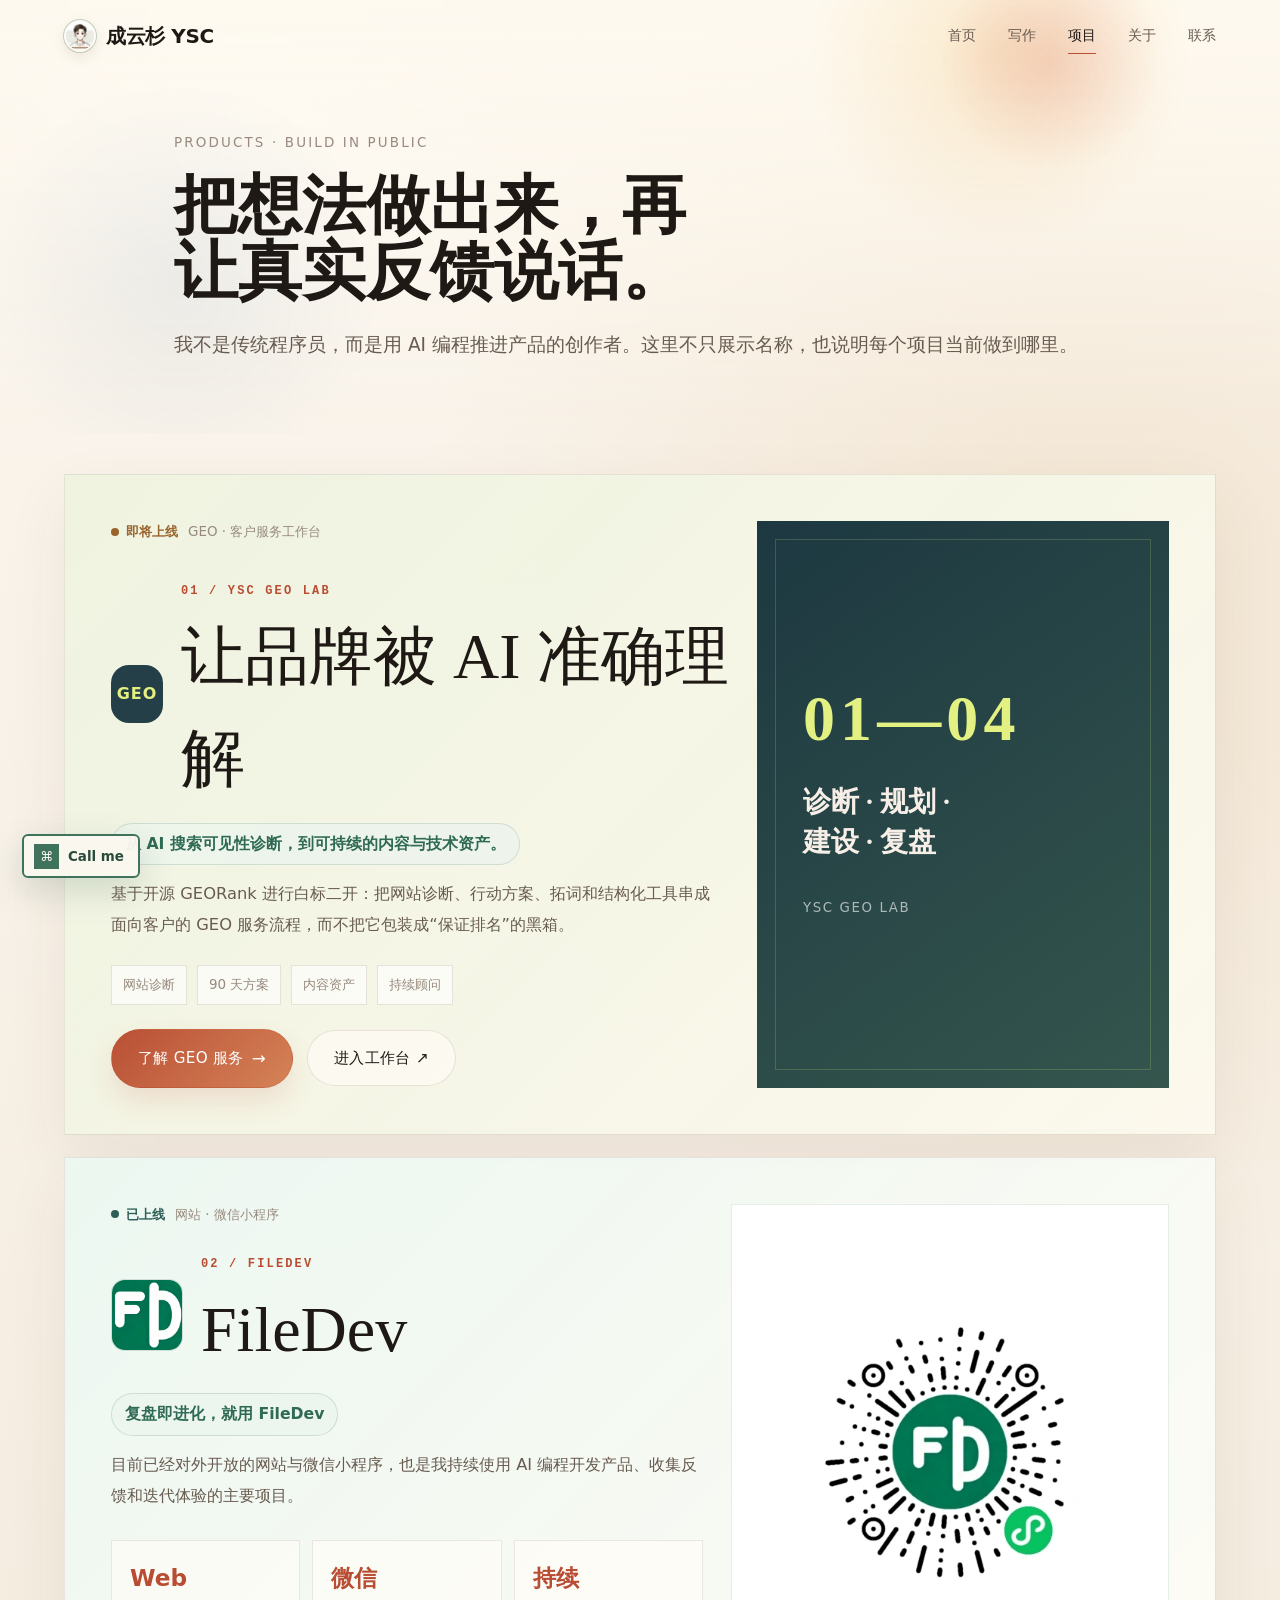
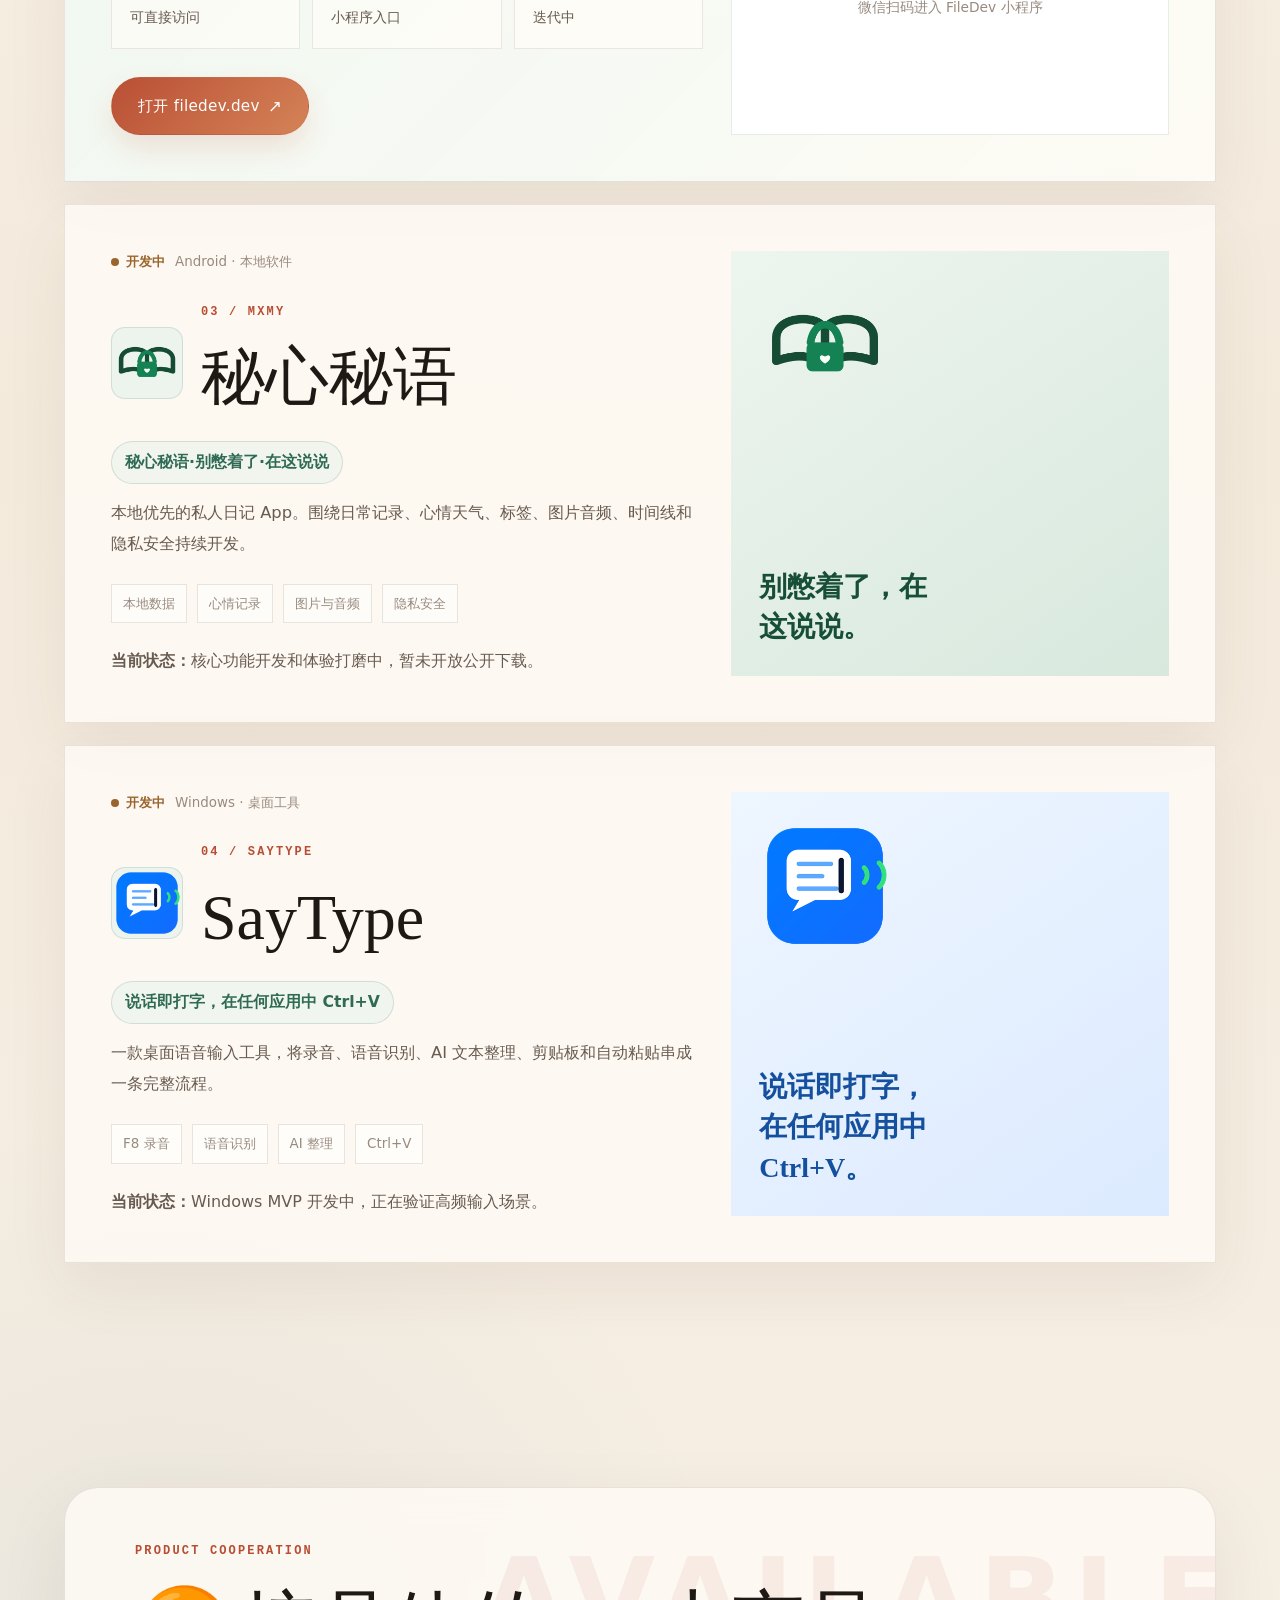
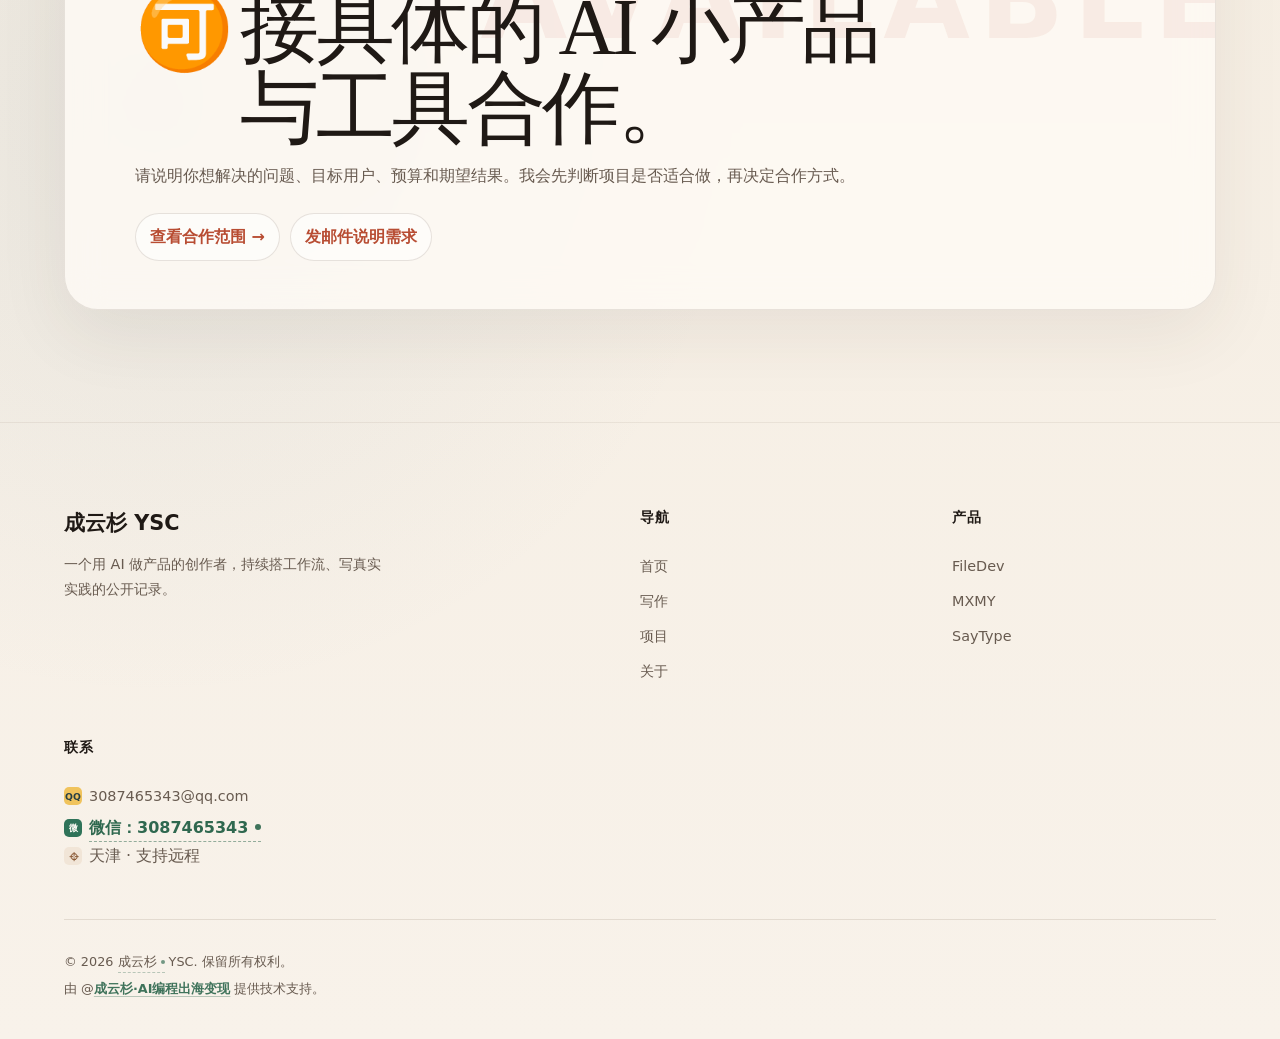
<file: works.html>
<!DOCTYPE html>
<html lang="zh-CN">
<head>
  <meta charset="UTF-8">
  <meta name="viewport" content="width=device-width, initial-scale=1.0">
  <meta name="description" content="成云杉正在开发的产品：FileDev、MXMY 秘心秘语和 SayType。">
  <title>项目与产品 - 成云杉</title>
  <link rel="apple-touch-icon" sizes="180x180" href="apple-touch-icon.png"><link rel="icon" type="image/png" sizes="32x32" href="favicon-32x32.png"><link rel="icon" type="image/png" sizes="16x16" href="favicon-16x16.png"><link rel="shortcut icon" href="favicon.ico"><link rel="stylesheet" href="css/style.css"><link rel="stylesheet" href="css/pages.css">
</head>
<body class="homepage">
  <nav class="navbar scrolled"><div class="container"><a href="index.html" class="nav-logo">成云杉 YSC</a><div class="nav-links"><a href="index.html">首页</a><a href="blog.html">写作</a><a href="works.html" class="active">项目</a><a href="about.html">关于</a><a href="contact.html">联系</a></div><button class="nav-toggle" aria-label="菜单"><span></span><span></span><span></span></button></div></nav>
  <div class="mobile-menu"><a href="index.html">首页</a><a href="blog.html">写作</a><a href="works.html">项目</a><a href="about.html">关于</a><a href="contact.html">联系</a></div>

  <main>
    <section class="page-intro page-intro-works"><div class="container page-intro-single"><p class="page-kicker fade-in">PRODUCTS · BUILD IN PUBLIC</p><h1 class="fade-in">把想法做出来，再让真实反馈说话。</h1><p class="page-summary fade-in">我不是传统程序员，而是用 AI 编程推进产品的创作者。这里不只展示名称，也说明每个项目当前做到哪里。</p></div></section>

    <section class="section product-case-section" style="padding-top:40px">
      <div class="container product-case-list">
        <article class="product-case product-case-geo fade-in" id="geo">
          <div class="product-case-copy"><div class="product-case-meta"><span class="status-building"><i></i>即将上线</span><span>GEO · 客户服务工作台</span></div><div class="product-title"><div class="product-mark">GEO</div><div><p class="section-label">01 / YSC GEO LAB</p><h2>让品牌被 AI 准确理解</h2></div></div><p class="product-slogan">从 AI 搜索可见性诊断，到可持续的内容与技术资产。</p><p class="product-case-lead">基于开源 GEORank 进行白标二开：把网站诊断、行动方案、拓词和结构化工具串成面向客户的 GEO 服务流程，而不把它包装成“保证排名”的黑箱。</p><div class="product-status-strip"><span>网站诊断</span><span>90 天方案</span><span>内容资产</span><span>持续顾问</span></div><div class="home-actions"><a href="geo.html" class="btn btn-primary">了解 GEO 服务 <span class="btn-icon">→</span></a><a href="https://geo.yscai101.com/diagnostic" target="_blank" rel="noopener" class="btn btn-secondary">进入工作台 ↗</a></div></div>
          <div class="product-visual product-visual-geo"><span>01—04</span><strong>诊断 · 规划 · 建设 · 复盘</strong><small>YSC GEO LAB</small></div>
        </article>

        <article class="product-case product-case-featured fade-in" id="filedev">
          <div class="product-case-copy">
            <div class="product-case-meta"><span class="status-live"><i></i>已上线</span><span>网站 · 微信小程序</span></div>
            <div class="product-title"><img src="assets/filedev-logo.png" alt="FileDev Logo"><div><p class="section-label">02 / FILEDEV</p><h2>FileDev</h2></div></div>
            <p class="product-slogan">复盘即进化，就用 FileDev</p>
            <p class="product-case-lead">目前已经对外开放的网站与微信小程序，也是我持续使用 AI 编程开发产品、收集反馈和迭代体验的主要项目。</p>
            <div class="product-facts"><div><strong>Web</strong><span>可直接访问</span></div><div><strong>微信</strong><span>小程序入口</span></div><div><strong>持续</strong><span>迭代中</span></div></div>
            <div class="home-actions"><a href="https://filedev.dev" target="_blank" rel="noopener" class="btn btn-primary">打开 filedev.dev <span class="btn-icon">↗</span></a></div>
          </div>
          <figure class="product-qr"><img src="assets/filedev-mini-program.png" alt="FileDev 微信小程序码"><figcaption>微信扫码进入 FileDev 小程序</figcaption></figure>
        </article>

        <article class="product-case fade-in" id="mxmy">
          <div class="product-case-copy"><div class="product-case-meta"><span class="status-building"><i></i>开发中</span><span>Android · 本地软件</span></div><div class="product-title"><img src="assets/mxmy-logo.png" alt="MXMY 秘心秘语 Logo"><div><p class="section-label">03 / MXMY</p><h2>秘心秘语</h2></div></div><p class="product-slogan">秘心秘语·别憋着了·在这说说</p><p class="product-case-lead">本地优先的私人日记 App。围绕日常记录、心情天气、标签、图片音频、时间线和隐私安全持续开发。</p><div class="product-status-strip"><span>本地数据</span><span>心情记录</span><span>图片与音频</span><span>隐私安全</span></div><p class="product-next"><strong>当前状态：</strong>核心功能开发和体验打磨中，暂未开放公开下载。</p></div>
          <div class="product-visual product-visual-mx"><img src="assets/mxmy-logo.png" alt=""><strong>别憋着了，在这说说。</strong></div>
        </article>

        <article class="product-case fade-in" id="saytype">
          <div class="product-case-copy"><div class="product-case-meta"><span class="status-building"><i></i>开发中</span><span>Windows · 桌面工具</span></div><div class="product-title"><img src="assets/saytype-logo.png" alt="SayType Logo"><div><p class="section-label">04 / SAYTYPE</p><h2>SayType</h2></div></div><p class="product-slogan">说话即打字，在任何应用中 Ctrl+V</p><p class="product-case-lead">一款桌面语音输入工具，将录音、语音识别、AI 文本整理、剪贴板和自动粘贴串成一条完整流程。</p><div class="product-status-strip"><span>F8 录音</span><span>语音识别</span><span>AI 整理</span><span>Ctrl+V</span></div><p class="product-next"><strong>当前状态：</strong>Windows MVP 开发中，正在验证高频输入场景。</p></div>
          <div class="product-visual product-visual-st"><img src="assets/saytype-logo.png" alt=""><strong>说话即打字，在任何应用中 Ctrl+V。</strong></div>
        </article>
      </div>
    </section>

    <section class="section"><div class="container"><div class="lab-cta-card product-cooperation-card fade-in"><p class="section-label">PRODUCT COOPERATION</p><h2><span class="coop-symbol">🉑</span><span>接具体的 AI 小产品<br>与工具合作。</span></h2><p>请说明你想解决的问题、目标用户、预算和期望结果。我会先判断项目是否适合做，再决定合作方式。</p><div class="cta-contact-row"><a href="contact.html#services">查看合作范围 →</a><a href="mailto:3087465343@qq.com">发邮件说明需求</a></div></div></div></section>
  </main>

  <footer class="footer"><div class="container"><div class="footer-grid footer-grid-home"><div class="footer-brand"><div class="footer-logo">成云杉 YSC</div><p class="footer-desc">一个用 AI 做产品的创作者，持续搭工作流、写真实实践的公开记录。</p></div><div class="footer-nav"><h4>导航</h4><a href="index.html">首页</a><a href="blog.html">写作</a><a href="works.html">项目</a><a href="about.html">关于</a></div><div class="footer-nav"><h4>产品</h4><a href="https://filedev.dev" target="_blank" rel="noopener">FileDev</a><a href="#mxmy">MXMY</a><a href="#saytype">SayType</a></div><div class="footer-nav"><h4>联系</h4><a href="mailto:3087465343@qq.com">3087465343@qq.com</a><span>微信：3087465343</span><span>天津 · 支持远程</span></div></div><div class="footer-bottom footer-bottom-stack"><span>© 2026 成云杉 YSC. 保留所有权利。</span><span>由 @<a href="https://t.zsxq.com/VqloN" target="_blank" rel="noopener">成云杉·AI编程出海变现</a> 提供技术支持。</span></div></div></footer>
  <button class="back-to-top" aria-label="返回顶部">↑</button><script src="js/main.js"></script>
</body>
</html>
</file>
<file: css/style.css>
/* ============================================
   成云杉YSC 个人作品网站 - 全局样式
   yscai101.com
   ============================================ */

/* ---------- CSS 变量 ---------- */
:root {
  /* 背景色 */
  --bg-primary: #0a0a0f;
  --bg-secondary: #111827;
  --bg-card: rgba(255, 255, 255, 0.05);
  --bg-card-hover: rgba(255, 255, 255, 0.08);

  /* 文字色 */
  --text-primary: #e5e7eb;
  --text-secondary: #9ca3af;
  --text-muted: #6b7280;

  /* 强调色 */
  --accent: #6366f1;
  --accent-light: #818cf8;
  --accent-purple: #8b5cf6;
  --accent-pink: #a855f7;
  --gradient-accent: linear-gradient(135deg, #6366f1, #a855f7);

  /* 边框 */
  --border-color: rgba(255, 255, 255, 0.1);
  --border-color-hover: rgba(255, 255, 255, 0.2);
  --glow-color: rgba(99, 102, 241, 0.4);

  /* 圆角 */
  --radius-sm: 8px;
  --radius-md: 12px;
  --radius-lg: 16px;
  --radius-xl: 24px;

  /* 字体 */
  --font-sans: system-ui, -apple-system, 'PingFang SC', 'Microsoft YaHei', sans-serif;
  --font-mono: 'SF Mono', 'Fira Code', 'Cascadia Code', monospace;

  /* 间距 */
  --section-padding: 100px 0;
  --container-width: 1200px;
  --nav-height: 72px;

  /* 动画 */
  --transition-fast: 0.2s ease;
  --transition-normal: 0.3s ease;
  --transition-slow: 0.5s ease;
}

/* ---------- Reset & Base ---------- */
*,
*::before,
*::after {
  margin: 0;
  padding: 0;
  box-sizing: border-box;
}

html {
  scroll-behavior: smooth;
  font-size: 16px;
  -webkit-font-smoothing: antialiased;
  -moz-osx-font-smoothing: grayscale;
}

body {
  font-family: var(--font-sans);
  background: var(--bg-primary);
  color: var(--text-primary);
  line-height: 1.6;
  overflow-x: hidden;
  min-height: 100vh;
}

body.homepage {
  --bg-primary: #f4ede2;
  --bg-secondary: #e9dcc8;
  --bg-card: rgba(250, 246, 240, 0.62);
  --bg-card-hover: rgba(255, 251, 246, 0.88);
  --text-primary: #241b15;
  --text-secondary: #65584d;
  --text-muted: #918276;
  --accent: #bb5d37;
  --accent-light: #d69254;
  --accent-purple: #566d8a;
  --accent-pink: #cf7b56;
  --gradient-accent: linear-gradient(135deg, #b85b35, #e7c37f);
  --border-color: rgba(91, 63, 41, 0.1);
  --border-color-hover: rgba(91, 63, 41, 0.2);
  --glow-color: rgba(231, 189, 96, 0.16);
  background:
    radial-gradient(circle at top right, rgba(242, 199, 122, 0.18), transparent 20%),
    radial-gradient(circle at 10% 70%, rgba(86, 122, 160, 0.08), transparent 18%),
    linear-gradient(180deg, #f7f1e7, #f0e7d9 52%, #f6f0e8 100%);
}

a {
  color: inherit;
  text-decoration: none;
  transition: color var(--transition-fast);
}

a:hover {
  color: var(--accent-light);
}

img {
  max-width: 100%;
  height: auto;
  display: block;
}

ul, ol {
  list-style: none;
}

button {
  cursor: pointer;
  border: none;
  background: none;
  font-family: inherit;
  color: inherit;
}

/* ---------- 页面加载动画 ---------- */
.page-loader {
  position: fixed;
  top: 0;
  left: 0;
  width: 100%;
  height: 100%;
  background: var(--bg-primary);
  display: flex;
  align-items: center;
  justify-content: center;
  z-index: 9999;
  transition: opacity 0.6s ease, visibility 0.6s ease;
}

.page-loader.loaded {
  opacity: 0;
  visibility: hidden;
  pointer-events: none;
}

.loader-content {
  text-align: center;
}

.loader-logo {
  font-size: 2rem;
  font-weight: 700;
  background: var(--gradient-accent);
  -webkit-background-clip: text;
  -webkit-text-fill-color: transparent;
  background-clip: text;
  animation: loaderPulse 1.5s ease-in-out infinite;
}

.loader-bar {
  width: 120px;
  height: 3px;
  background: rgba(255, 255, 255, 0.1);
  border-radius: 2px;
  margin: 20px auto 0;
  overflow: hidden;
}

.loader-bar::after {
  content: '';
  display: block;
  width: 40%;
  height: 100%;
  background: var(--gradient-accent);
  border-radius: 2px;
  animation: loaderSlide 1s ease-in-out infinite;
}

@keyframes loaderPulse {
  0%, 100% { opacity: 0.6; }
  50% { opacity: 1; }
}

@keyframes loaderSlide {
  0% { transform: translateX(-100%); }
  100% { transform: translateX(350%); }
}

/* ---------- 容器 ---------- */
.container {
  width: 100%;
  max-width: var(--container-width);
  margin: 0 auto;
  padding: 0 24px;
}

/* ---------- 导航栏 ---------- */
.navbar {
  position: fixed;
  top: 0;
  left: 0;
  width: 100%;
  height: var(--nav-height);
  z-index: 1000;
  transition: background var(--transition-normal), box-shadow var(--transition-normal);
}

.navbar.scrolled {
  background: rgba(10, 10, 15, 0.85);
  backdrop-filter: blur(20px);
  -webkit-backdrop-filter: blur(20px);
  box-shadow: 0 1px 0 var(--border-color);
}

.navbar .container {
  display: flex;
  align-items: center;
  justify-content: space-between;
  height: 100%;
}

.nav-logo {
  display: inline-flex;
  align-items: center;
  gap: 10px;
  font-size: 1.25rem;
  font-weight: 700;
  letter-spacing: -0.02em;
  background: var(--gradient-accent);
  -webkit-background-clip: text;
  -webkit-text-fill-color: transparent;
  background-clip: text;
  flex-shrink: 0;
}

.nav-logo::before {
  content: '';
  display: block;
  width: 32px;
  height: 32px;
  flex: 0 0 32px;
  border: 2px solid rgba(255, 252, 246, 0.96);
  border-radius: 50%;
  background: #f8f3ea url('../favicon.png') center / cover no-repeat;
  box-shadow: 0 0 0 1px rgba(58, 105, 82, 0.28), 0 5px 14px rgba(75, 53, 37, 0.1);
}

.nav-links {
  display: flex;
  align-items: center;
  gap: 32px;
}

.nav-links a {
  font-size: 0.9rem;
  color: var(--text-secondary);
  position: relative;
  padding: 4px 0;
  transition: color var(--transition-fast);
}

.nav-links a::after {
  content: '';
  position: absolute;
  bottom: -2px;
  left: 0;
  width: 0;
  height: 2px;
  background: var(--gradient-accent);
  border-radius: 1px;
  transition: width var(--transition-normal);
}

.nav-links a:hover,
.nav-links a.active {
  color: var(--text-primary);
}

.nav-links a:hover::after,
.nav-links a.active::after {
  width: 100%;
}

/* 汉堡菜单按钮 */
.nav-toggle {
  display: none;
  flex-direction: column;
  justify-content: center;
  align-items: center;
  width: 40px;
  height: 40px;
  gap: 6px;
}

.nav-toggle span {
  display: block;
  width: 22px;
  height: 2px;
  background: var(--text-primary);
  border-radius: 2px;
  transition: transform var(--transition-normal), opacity var(--transition-fast);
}

.nav-toggle.active span:nth-child(1) {
  transform: translateY(8px) rotate(45deg);
}

.nav-toggle.active span:nth-child(2) {
  opacity: 0;
}

.nav-toggle.active span:nth-child(3) {
  transform: translateY(-8px) rotate(-45deg);
}

/* ---------- 移动端导航菜单 ---------- */
.mobile-menu {
  display: none;
  position: fixed;
  top: var(--nav-height);
  left: 0;
  width: 100%;
  background: rgba(10, 10, 15, 0.95);
  backdrop-filter: blur(20px);
  -webkit-backdrop-filter: blur(20px);
  padding: 24px;
  border-bottom: 1px solid var(--border-color);
  z-index: 999;
  transform: translateY(-10px);
  opacity: 0;
  visibility: hidden;
  transition: transform var(--transition-normal), opacity var(--transition-normal), visibility var(--transition-normal);
}

.mobile-menu.open {
  transform: translateY(0);
  opacity: 1;
  visibility: visible;
}

.mobile-menu a {
  display: block;
  padding: 14px 0;
  font-size: 1.1rem;
  color: var(--text-secondary);
  border-bottom: 1px solid var(--border-color);
  transition: color var(--transition-fast), padding-left var(--transition-normal);
}

.mobile-menu a:last-child {
  border-bottom: none;
}

.mobile-menu a:hover {
  color: var(--text-primary);
  padding-left: 8px;
}

/* ---------- Hero 区域 ---------- */
.hero {
  position: relative;
  min-height: 100vh;
  display: flex;
  align-items: center;
  justify-content: center;
  text-align: center;
  padding: 120px 24px 80px;
  overflow: hidden;
}

/* 背景渐变效果 */
.hero::before {
  content: '';
  position: absolute;
  top: -50%;
  left: -50%;
  width: 200%;
  height: 200%;
  background:
    radial-gradient(ellipse 600px 600px at 30% 20%, rgba(99, 102, 241, 0.12) 0%, transparent 70%),
    radial-gradient(ellipse 500px 500px at 70% 60%, rgba(168, 85, 247, 0.08) 0%, transparent 70%),
    radial-gradient(ellipse 400px 400px at 50% 80%, rgba(139, 92, 246, 0.06) 0%, transparent 70%);
  animation: heroBgFloat 20s ease-in-out infinite;
  z-index: 0;
}

@keyframes heroBgFloat {
  0%, 100% { transform: translate(0, 0) rotate(0deg); }
  33% { transform: translate(30px, -30px) rotate(2deg); }
  66% { transform: translate(-20px, 20px) rotate(-1deg); }
}

/* 网格背景 */
.hero::after {
  content: '';
  position: absolute;
  top: 0;
  left: 0;
  width: 100%;
  height: 100%;
  background-image:
    linear-gradient(rgba(255, 255, 255, 0.03) 1px, transparent 1px),
    linear-gradient(90deg, rgba(255, 255, 255, 0.03) 1px, transparent 1px);
  background-size: 60px 60px;
  z-index: 0;
  mask-image: radial-gradient(ellipse 80% 70% at 50% 40%, black 30%, transparent 70%);
  -webkit-mask-image: radial-gradient(ellipse 80% 70% at 50% 40%, black 30%, transparent 70%);
}

.hero-content {
  position: relative;
  z-index: 1;
  max-width: 800px;
}

.hero-badge {
  display: inline-flex;
  align-items: center;
  gap: 8px;
  padding: 8px 16px;
  background: var(--bg-card);
  border: 1px solid var(--border-color);
  border-radius: 100px;
  font-size: 0.85rem;
  color: var(--text-secondary);
  margin-bottom: 32px;
  animation: fadeInUp 0.8s ease forwards;
  opacity: 0;
}

.hero-badge .dot {
  width: 8px;
  height: 8px;
  background: #22c55e;
  border-radius: 50%;
  animation: dotPulse 2s ease-in-out infinite;
}

@keyframes dotPulse {
  0%, 100% { opacity: 1; box-shadow: 0 0 0 0 rgba(34, 197, 94, 0.4); }
  50% { opacity: 0.8; box-shadow: 0 0 0 6px rgba(34, 197, 94, 0); }
}

.hero-title {
  font-size: clamp(2.5rem, 6vw, 4.5rem);
  font-weight: 800;
  line-height: 1.1;
  letter-spacing: -0.03em;
  margin-bottom: 16px;
  animation: fadeInUp 0.8s ease 0.1s forwards;
  opacity: 0;
}

.hero-title .gradient-text {
  background: var(--gradient-accent);
  -webkit-background-clip: text;
  -webkit-text-fill-color: transparent;
  background-clip: text;
}

.hero-subtitle {
  font-size: clamp(1rem, 2vw, 1.25rem);
  color: var(--text-secondary);
  margin-bottom: 12px;
  letter-spacing: 0.1em;
  animation: fadeInUp 0.8s ease 0.2s forwards;
  opacity: 0;
}

.hero-subtitle span {
  color: var(--accent-light);
}

.hero-description {
  font-size: 1.1rem;
  color: var(--text-muted);
  max-width: 560px;
  margin: 0 auto 40px;
  line-height: 1.8;
  animation: fadeInUp 0.8s ease 0.3s forwards;
  opacity: 0;
}

.hero-cta {
  display: flex;
  align-items: center;
  justify-content: center;
  gap: 16px;
  flex-wrap: wrap;
  animation: fadeInUp 0.8s ease 0.4s forwards;
  opacity: 0;
}

@keyframes fadeInUp {
  from {
    opacity: 0;
    transform: translateY(24px);
  }
  to {
    opacity: 1;
    transform: translateY(0);
  }
}

/* ---------- 按钮 ---------- */
.btn {
  display: inline-flex;
  align-items: center;
  gap: 8px;
  padding: 14px 28px;
  font-size: 0.95rem;
  font-weight: 500;
  border-radius: var(--radius-md);
  transition: all var(--transition-normal);
  position: relative;
  overflow: hidden;
}

.btn-primary {
  background: var(--gradient-accent);
  color: #fff;
  box-shadow: 0 8px 22px rgba(184, 91, 53, 0.16);
}

.btn-primary:hover {
  transform: translateY(-2px);
  box-shadow: 0 12px 28px rgba(184, 91, 53, 0.18);
  color: #fff;
}

.btn-secondary {
  background: var(--bg-card);
  color: var(--text-primary);
  border: 1px solid var(--border-color);
}

.btn-secondary:hover {
  background: var(--bg-card-hover);
  border-color: var(--border-color-hover);
  transform: translateY(-2px);
  color: var(--text-primary);
}

.btn-icon {
  font-size: 1.1em;
  transition: transform var(--transition-fast);
}

.btn:hover .btn-icon {
  transform: translateX(4px);
}

/* ---------- Section 通用 ---------- */
.section {
  padding: var(--section-padding);
  position: relative;
}

.section-header {
  text-align: center;
  margin-bottom: 60px;
}

.section-label {
  display: inline-block;
  font-size: 0.8rem;
  font-weight: 600;
  text-transform: uppercase;
  letter-spacing: 0.15em;
  color: var(--accent-light);
  margin-bottom: 16px;
  font-family: var(--font-mono);
}

.section-title {
  font-size: clamp(1.8rem, 4vw, 2.5rem);
  font-weight: 700;
  letter-spacing: -0.02em;
  margin-bottom: 16px;
}

.section-desc {
  font-size: 1.05rem;
  color: var(--text-secondary);
  max-width: 600px;
  margin: 0 auto;
  line-height: 1.7;
}

/* ---------- 分割线装饰 ---------- */
.section-divider {
  width: 60px;
  height: 3px;
  background: var(--gradient-accent);
  border-radius: 2px;
  margin: 0 auto 16px;
}

/* ---------- 作品筛选标签 ---------- */
.filter-tags {
  display: flex;
  justify-content: center;
  gap: 12px;
  margin-bottom: 48px;
  flex-wrap: wrap;
}

.filter-tag {
  padding: 8px 20px;
  font-size: 0.85rem;
  color: var(--text-secondary);
  background: var(--bg-card);
  border: 1px solid var(--border-color);
  border-radius: 100px;
  cursor: pointer;
  transition: all var(--transition-normal);
}

.filter-tag:hover,
.filter-tag.active {
  color: #fff;
  background: var(--accent);
  border-color: var(--accent);
  box-shadow: 0 4px 15px rgba(99, 102, 241, 0.3);
}

/* ---------- 作品卡片网格 ---------- */
.works-grid {
  display: grid;
  grid-template-columns: repeat(3, 1fr);
  gap: 24px;
}

.work-card {
  background: var(--bg-card);
  border: 1px solid var(--border-color);
  border-radius: var(--radius-lg);
  overflow: hidden;
  transition: all var(--transition-normal);
  cursor: pointer;
  opacity: 0;
  transform: translateY(20px);
}

.work-card.visible {
  opacity: 1;
  transform: translateY(0);
}

.work-card:hover {
  transform: translateY(-8px);
  border-color: var(--accent);
  box-shadow:
    0 20px 40px rgba(0, 0, 0, 0.3),
    0 0 30px var(--glow-color);
}

.work-card-image {
  width: 100%;
  aspect-ratio: 16 / 10;
  background: linear-gradient(135deg, rgba(99, 102, 241, 0.1), rgba(168, 85, 247, 0.1));
  display: flex;
  align-items: center;
  justify-content: center;
  font-size: 3rem;
  overflow: hidden;
  position: relative;
}

.work-card-image::after {
  content: '';
  position: absolute;
  inset: 0;
  background: linear-gradient(to bottom, transparent 60%, rgba(10, 10, 15, 0.8));
}

.work-card-body {
  padding: 20px;
}

.work-card-tags {
  display: flex;
  gap: 8px;
  margin-bottom: 12px;
  flex-wrap: wrap;
}

.work-card-tag {
  font-size: 0.7rem;
  padding: 3px 10px;
  background: rgba(99, 102, 241, 0.15);
  color: var(--accent-light);
  border-radius: 100px;
  font-weight: 500;
}

.work-card-title {
  font-size: 1.1rem;
  font-weight: 600;
  margin-bottom: 8px;
  line-height: 1.4;
}

.work-card-desc {
  font-size: 0.85rem;
  color: var(--text-secondary);
  line-height: 1.6;
  display: -webkit-box;
  -webkit-line-clamp: 2;
  -webkit-box-orient: vertical;
  overflow: hidden;
}

.work-card-footer {
  padding: 16px 20px;
  border-top: 1px solid var(--border-color);
  display: flex;
  align-items: center;
  justify-content: space-between;
  font-size: 0.8rem;
  color: var(--text-muted);
}

.work-card-link {
  color: var(--accent-light);
  font-weight: 500;
  display: inline-flex;
  align-items: center;
  gap: 4px;
  transition: gap var(--transition-fast);
}

.work-card:hover .work-card-link {
  gap: 8px;
}

/* ---------- 查看更多按钮区 ---------- */
.section-more {
  text-align: center;
  margin-top: 48px;
}

/* ---------- 首页改版模块 ---------- */
.hero-layout {
  min-height: auto;
  padding-top: 150px;
  padding-bottom: 90px;
  text-align: left;
}

.hero-shell {
  display: grid;
  grid-template-columns: 1.2fr 0.8fr;
  gap: 32px;
  align-items: center;
}

.hero-content-left {
  max-width: 100%;
}

.hero-cta-left {
  justify-content: flex-start;
}

.hero-profile-card {
  background: var(--bg-card);
  border: 1px solid var(--border-color);
  border-radius: var(--radius-lg);
  padding: 28px;
}

.hero-avatar {
  width: 92px;
  height: 92px;
  border-radius: 50%;
  border: 2px solid var(--border-color-hover);
  margin-bottom: 16px;
  object-fit: cover;
}

.hero-profile-card h3 {
  font-size: 1.2rem;
  margin-bottom: 6px;
}

.hero-profile-card > p {
  color: var(--text-secondary);
  font-size: 0.95rem;
  margin-bottom: 16px;
}

.hero-profile-card ul {
  display: grid;
  gap: 10px;
}

.hero-profile-card li {
  color: var(--text-muted);
  font-size: 0.9rem;
  line-height: 1.6;
  position: relative;
  padding-left: 16px;
}

.hero-profile-card li::before {
  content: '•';
  position: absolute;
  left: 0;
  color: var(--accent-light);
}

.quick-stats {
  padding-top: 0;
}

.quick-stats-grid {
  display: grid;
  grid-template-columns: repeat(3, minmax(0, 1fr));
  gap: 20px;
}

.quick-stat {
  background: var(--bg-card);
  border: 1px solid var(--border-color);
  border-radius: var(--radius-md);
  padding: 26px 20px;
  text-align: center;
}

.quick-stat h3 {
  font-size: 2rem;
  line-height: 1.1;
  margin-bottom: 8px;
  background: var(--gradient-accent);
  -webkit-background-clip: text;
  -webkit-text-fill-color: transparent;
  background-clip: text;
}

.quick-stat p {
  color: var(--text-secondary);
  font-size: 0.9rem;
}

.focus-grid {
  display: grid;
  grid-template-columns: repeat(3, minmax(0, 1fr));
  gap: 20px;
}

.focus-card {
  background: var(--bg-card);
  border: 1px solid var(--border-color);
  border-radius: var(--radius-md);
  padding: 24px;
  transition: all var(--transition-normal);
}

.focus-card:hover {
  transform: translateY(-4px);
  border-color: var(--accent);
}

.focus-index {
  font-size: 0.78rem;
  font-family: var(--font-mono);
  color: var(--accent-light);
}

.focus-card h3 {
  margin: 8px 0 10px;
  font-size: 1.1rem;
}

.focus-card p {
  color: var(--text-secondary);
  font-size: 0.9rem;
  line-height: 1.7;
}

.works-grid-compact .work-card-image {
  aspect-ratio: 16 / 9;
}

.writing-section {
  padding-top: 80px;
}

.writing-list {
  max-width: 860px;
  margin: 0 auto;
  display: grid;
  gap: 18px;
}

.writing-item {
  background: var(--bg-card);
  border: 1px solid var(--border-color);
  border-radius: var(--radius-md);
  padding: 22px;
}

.writing-meta {
  color: var(--text-muted);
  font-size: 0.8rem;
  margin-bottom: 8px;
}

.writing-item h3 {
  font-size: 1.05rem;
  margin-bottom: 8px;
}

.writing-item p {
  color: var(--text-secondary);
  font-size: 0.92rem;
  margin-bottom: 8px;
}

.free-pack-section {
  padding-top: 60px;
}

.free-pack-card {
  max-width: 780px;
  margin: 0 auto;
  padding: 36px;
  text-align: center;
  border-radius: var(--radius-lg);
  border: 1px solid var(--border-color);
  background: linear-gradient(
    135deg,
    rgba(99, 102, 241, 0.18),
    rgba(168, 85, 247, 0.12)
  );
}

.free-pack-card h2 {
  font-size: clamp(1.7rem, 4vw, 2.2rem);
  margin-bottom: 12px;
}

.free-pack-card p {
  color: var(--text-secondary);
  max-width: 620px;
  margin: 0 auto 22px;
}

.footer-grid-home {
  grid-template-columns: 1.6fr 1fr 1fr 1fr;
}

/* ---------- 关于我页面 ---------- */
.about-hero {
  padding: 160px 0 80px;
  text-align: center;
}

.about-avatar {
  width: 140px;
  height: 140px;
  border-radius: 50%;
  background: var(--gradient-accent);
  margin: 0 auto 32px;
  display: flex;
  align-items: center;
  justify-content: center;
  font-size: 3.5rem;
  font-weight: 700;
  color: #fff;
  position: relative;
  box-shadow: 0 0 40px rgba(99, 102, 241, 0.3);
}

.about-avatar::after {
  content: '';
  position: absolute;
  inset: -4px;
  border-radius: 50%;
  border: 2px solid var(--border-color);
}

.about-name {
  font-size: 2rem;
  font-weight: 700;
  margin-bottom: 8px;
}

.about-tagline {
  color: var(--accent-light);
  font-size: 1.1rem;
  margin-bottom: 24px;
}

.about-bio {
  max-width: 680px;
  margin: 0 auto;
  font-size: 1.05rem;
  color: var(--text-secondary);
  line-height: 1.8;
}

/* 统计数据 */
.stats-grid {
  display: grid;
  grid-template-columns: repeat(4, 1fr);
  gap: 24px;
  margin: 60px 0;
}

.stat-card {
  background: var(--bg-card);
  border: 1px solid var(--border-color);
  border-radius: var(--radius-md);
  padding: 32px 20px;
  text-align: center;
  transition: all var(--transition-normal);
}

.stat-card:hover {
  border-color: var(--accent);
  transform: translateY(-4px);
  box-shadow: 0 10px 30px rgba(0, 0, 0, 0.2);
}

.stat-number {
  font-size: 2.5rem;
  font-weight: 800;
  background: var(--gradient-accent);
  -webkit-background-clip: text;
  -webkit-text-fill-color: transparent;
  background-clip: text;
  line-height: 1.2;
  margin-bottom: 8px;
}

.stat-label {
  font-size: 0.85rem;
  color: var(--text-secondary);
}

/* 技能标签云 */
.skills-section {
  padding: 80px 0;
}

.skills-cloud {
  display: flex;
  flex-wrap: wrap;
  justify-content: center;
  gap: 12px;
  max-width: 700px;
  margin: 0 auto;
}

.skill-tag {
  padding: 10px 20px;
  background: var(--bg-card);
  border: 1px solid var(--border-color);
  border-radius: 100px;
  font-size: 0.9rem;
  color: var(--text-secondary);
  transition: all var(--transition-normal);
  cursor: default;
}

.skill-tag:hover {
  border-color: var(--accent);
  color: var(--accent-light);
  background: rgba(99, 102, 241, 0.1);
  transform: translateY(-2px);
}

.skill-tag.highlight {
  border-color: var(--accent);
  color: var(--accent-light);
  background: rgba(99, 102, 241, 0.1);
}

/* 时间线 */
.timeline-section {
  padding: 80px 0;
}

.timeline {
  position: relative;
  max-width: 700px;
  margin: 0 auto;
  padding-left: 40px;
}

.timeline::before {
  content: '';
  position: absolute;
  left: 15px;
  top: 0;
  bottom: 0;
  width: 2px;
  background: linear-gradient(to bottom, var(--accent), var(--accent-purple), transparent);
}

.timeline-item {
  position: relative;
  margin-bottom: 40px;
  padding: 24px;
  background: var(--bg-card);
  border: 1px solid var(--border-color);
  border-radius: var(--radius-md);
  transition: all var(--transition-normal);
}

.timeline-item:hover {
  border-color: var(--border-color-hover);
  transform: translateX(4px);
}

.timeline-item::before {
  content: '';
  position: absolute;
  left: -33px;
  top: 30px;
  width: 12px;
  height: 12px;
  background: var(--accent);
  border-radius: 50%;
  border: 3px solid var(--bg-primary);
  box-shadow: 0 0 10px var(--glow-color);
}

.timeline-date {
  font-size: 0.8rem;
  color: var(--accent-light);
  font-family: var(--font-mono);
  margin-bottom: 8px;
}

.timeline-title {
  font-size: 1.1rem;
  font-weight: 600;
  margin-bottom: 8px;
}

.timeline-desc {
  font-size: 0.9rem;
  color: var(--text-secondary);
  line-height: 1.6;
}

/* ---------- Footer ---------- */
.footer {
  border-top: 1px solid var(--border-color);
  padding: 60px 0 40px;
  background: linear-gradient(to bottom, var(--bg-primary), rgba(17, 24, 39, 0.5));
}

.footer-grid {
  display: grid;
  grid-template-columns: 2fr 1fr 1fr;
  gap: 48px;
  margin-bottom: 48px;
}

.footer-brand {
  max-width: 320px;
}

.footer-logo {
  font-size: 1.3rem;
  font-weight: 700;
  background: var(--gradient-accent);
  -webkit-background-clip: text;
  -webkit-text-fill-color: transparent;
  background-clip: text;
  margin-bottom: 12px;
}

.footer-desc {
  font-size: 0.9rem;
  color: var(--text-muted);
  line-height: 1.7;
  margin-bottom: 20px;
}

.footer-social {
  display: flex;
  gap: 12px;
}

.social-link {
  width: 40px;
  height: 40px;
  display: flex;
  align-items: center;
  justify-content: center;
  background: var(--bg-card);
  border: 1px solid var(--border-color);
  border-radius: var(--radius-sm);
  font-size: 1.1rem;
  transition: all var(--transition-normal);
}

.social-link:hover {
  border-color: var(--accent);
  background: rgba(99, 102, 241, 0.1);
  transform: translateY(-2px);
  color: var(--accent-light);
}

.footer-nav h4 {
  font-size: 0.85rem;
  font-weight: 600;
  text-transform: uppercase;
  letter-spacing: 0.1em;
  margin-bottom: 20px;
  color: var(--text-primary);
}

.footer-nav a {
  display: block;
  padding: 6px 0;
  font-size: 0.9rem;
  color: var(--text-muted);
  transition: color var(--transition-fast), padding-left var(--transition-normal);
}

.footer-nav a:hover {
  color: var(--text-primary);
  padding-left: 4px;
}

.footer-bottom {
  display: flex;
  align-items: center;
  justify-content: space-between;
  padding-top: 32px;
  border-top: 1px solid var(--border-color);
  font-size: 0.8rem;
  color: var(--text-muted);
}

/* ---------- 返回顶部按钮 ---------- */
.back-to-top {
  position: fixed;
  bottom: 32px;
  right: 32px;
  width: 44px;
  height: 44px;
  display: flex;
  align-items: center;
  justify-content: center;
  background: var(--bg-card);
  border: 1px solid var(--border-color);
  border-radius: var(--radius-md);
  font-size: 1.2rem;
  color: var(--text-secondary);
  z-index: 900;
  opacity: 0;
  visibility: hidden;
  transform: translateY(10px);
  transition: all var(--transition-normal);
  backdrop-filter: blur(10px);
  -webkit-backdrop-filter: blur(10px);
}

.back-to-top.visible {
  opacity: 1;
  visibility: visible;
  transform: translateY(0);
}

.back-to-top:hover {
  border-color: var(--accent);
  color: var(--accent-light);
  transform: translateY(-2px);
}

/* ---------- Homepage Refresh ---------- */
body.homepage .page-loader {
  background:
    radial-gradient(circle at top, rgba(239, 191, 102, 0.24), transparent 28%),
    var(--bg-primary);
}

body.homepage .loader-bar {
  background: rgba(31, 24, 18, 0.08);
}

body.homepage .navbar.scrolled {
  background: rgba(244, 237, 226, 0.72);
  box-shadow: 0 1px 0 rgba(91, 63, 41, 0.1);
}

body.homepage .mobile-menu {
  background: rgba(244, 237, 226, 0.96);
}

body.homepage .mobile-menu a {
  color: var(--text-secondary);
}

body.homepage .hero-avatar {
  margin-bottom: 0;
}

.home-hero {
  position: relative;
  overflow: hidden;
  padding: 148px 0 112px;
}

.home-hero::before {
  content: '';
  position: absolute;
  inset: 0;
  background:
    radial-gradient(circle at 76% 13%, rgba(215, 89, 44, 0.12), transparent 8%),
    radial-gradient(circle at 82% 11%, rgba(238, 194, 121, 0.22), transparent 18%),
    radial-gradient(circle at 16% 32%, rgba(74, 111, 152, 0.06), transparent 18%),
    linear-gradient(180deg, rgba(255, 249, 239, 0.88), rgba(244, 237, 226, 0.08) 68%, transparent);
  pointer-events: none;
}

.home-hero::after {
  content: '';
  position: absolute;
  left: 24px;
  right: 24px;
  bottom: 0;
  height: 1px;
  background: linear-gradient(90deg, transparent, rgba(91, 63, 41, 0.28), transparent);
}

.home-hero-backdrop {
  position: absolute;
  inset: 0;
  background:
    radial-gradient(circle at 84% 12%, rgba(209, 78, 46, 0.16), transparent 6%),
    radial-gradient(circle at 83% 12%, rgba(240, 181, 94, 0.26), transparent 12%),
    linear-gradient(180deg, rgba(255, 247, 231, 0.54), rgba(244, 237, 226, 0.04));
  pointer-events: none;
}

.home-hero-shell {
  position: relative;
  z-index: 1;
  display: grid;
  grid-template-columns: minmax(0, 1.05fr) minmax(380px, 0.95fr);
  gap: 68px;
  align-items: end;
}

.home-hero-copy {
  max-width: 760px;
}

.home-kicker {
  display: inline-flex;
  align-items: center;
  gap: 12px;
  font-size: 0.8rem;
  letter-spacing: 0.18em;
  text-transform: uppercase;
  color: var(--text-secondary);
  margin-bottom: 20px;
}

.home-kicker-line {
  width: 44px;
  height: 1px;
  background: currentColor;
  opacity: 0.55;
}

.home-headline {
  max-width: 10ch;
  font-size: clamp(3.2rem, 6.6vw, 5.8rem);
  line-height: 0.96;
  letter-spacing: -0.055em;
  font-weight: 650;
  margin-bottom: 28px;
  text-wrap: balance;
}

.home-headline span {
  display: block;
  background: linear-gradient(135deg, #b95e38, #d9a766 80%);
  -webkit-background-clip: text;
  -webkit-text-fill-color: transparent;
  background-clip: text;
}

.home-intro {
  max-width: 560px;
  font-size: 1.02rem;
  line-height: 2;
  color: var(--text-secondary);
  margin-bottom: 40px;
}

.home-actions {
  display: flex;
  align-items: center;
  gap: 14px;
  flex-wrap: wrap;
}

.home-hero-visual {
  position: relative;
  min-height: 680px;
  border-radius: 40px;
  overflow: hidden;
  background:
    linear-gradient(180deg, rgba(255, 250, 241, 0.74), rgba(243, 235, 225, 0.94)),
    radial-gradient(circle at top right, rgba(240, 188, 106, 0.18), transparent 18%),
    radial-gradient(circle at bottom left, rgba(58, 101, 150, 0.1), transparent 22%);
  box-shadow: 0 24px 60px rgba(46, 30, 18, 0.1);
}

.zen-orb {
  position: relative;
  position: absolute;
  top: 62px;
  right: 64px;
  width: 156px;
  height: 156px;
  border-radius: 50%;
  background:
    radial-gradient(circle at 34% 34%, rgba(255, 220, 168, 0.22), transparent 24%),
    linear-gradient(180deg, #cf5d39, #b94b2e);
  box-shadow:
    0 0 0 18px rgba(248, 219, 168, 0.05),
    0 18px 44px rgba(178, 63, 33, 0.12);
}

.mist-layer {
  position: absolute;
  border-radius: 999px;
  filter: blur(10px);
  opacity: 0.92;
}

.mist-layer-a {
  left: -8%;
  right: 12%;
  bottom: 170px;
  height: 132px;
  background: linear-gradient(90deg, rgba(255, 251, 246, 0.16), rgba(255, 250, 244, 0.9), rgba(255, 250, 246, 0.12));
}

.mist-layer-b {
  left: 18%;
  right: -10%;
  bottom: 84px;
  height: 154px;
  background: linear-gradient(90deg, rgba(255, 248, 240, 0.08), rgba(255, 252, 247, 0.84), rgba(255, 248, 240, 0.12));
}

.mountain-ridge {
  position: absolute;
  bottom: 0;
  border-radius: 44% 56% 0 0 / 36% 44% 0 0;
}

.ridge-back {
  left: 14%;
  width: 60%;
  height: 45%;
  background: linear-gradient(180deg, rgba(174, 129, 108, 0.24), rgba(132, 111, 116, 0.28));
  clip-path: polygon(0% 100%, 18% 62%, 34% 70%, 54% 38%, 72% 54%, 100% 20%, 100% 100%);
  opacity: 0.38;
}

.ridge-mid {
  left: -6%;
  width: 58%;
  height: 56%;
  background: linear-gradient(180deg, rgba(102, 136, 174, 0.42), rgba(49, 54, 70, 0.9));
  clip-path: polygon(0% 100%, 0% 46%, 16% 50%, 31% 26%, 46% 44%, 66% 20%, 100% 0%, 100% 100%);
}

.ridge-front {
  right: -8%;
  width: 48%;
  height: 52%;
  background: linear-gradient(180deg, rgba(72, 96, 152, 0.52), rgba(29, 32, 45, 0.96));
  clip-path: polygon(0% 100%, 0% 34%, 22% 48%, 48% 22%, 70% 40%, 100% 18%, 100% 100%);
}

.gold-stream {
  position: absolute;
  height: 1px;
  background: linear-gradient(90deg, rgba(255, 209, 108, 0), rgba(235, 196, 106, 0.72), rgba(255, 209, 108, 0));
  transform-origin: left center;
  box-shadow: 0 0 8px rgba(241, 193, 85, 0.16);
}

.gold-stream-a {
  left: 6%;
  bottom: 240px;
  width: 46%;
  transform: rotate(-21deg);
}

.gold-stream-b {
  right: 2%;
  bottom: 222px;
  width: 38%;
  transform: rotate(-36deg);
}

.zen-grain {
  position: absolute;
  border-radius: 999px;
  background:
    radial-gradient(circle at 20% 30%, rgba(246, 200, 105, 0.9) 0 2px, transparent 3px),
    radial-gradient(circle at 60% 70%, rgba(246, 200, 105, 0.75) 0 1px, transparent 3px),
    radial-gradient(circle at 80% 40%, rgba(246, 200, 105, 0.85) 0 1.5px, transparent 3px);
  opacity: 0.42;
}

.zen-grain-a {
  top: 48px;
  left: 34%;
  width: 180px;
  height: 90px;
}

.zen-grain-b {
  right: 16%;
  bottom: 198px;
  width: 140px;
  height: 84px;
}

.hero-seal {
  position: absolute;
  top: 30px;
  right: 30px;
  width: 64px;
  height: 64px;
  border-radius: 50%;
  display: grid;
  place-items: center;
  background: rgba(184, 83, 54, 0.82);
  color: #fff7ea;
  font-weight: 650;
  letter-spacing: 0.14em;
  box-shadow: 0 10px 24px rgba(145, 33, 20, 0.16);
}

.home-hero-panel {
  position: absolute;
  left: 18px;
  bottom: 30px;
  width: min(332px, calc(100% - 42px));
  padding: 24px;
  border-radius: 30px;
  background: rgba(251, 247, 241, 0.62);
  border: 1px solid rgba(255, 249, 239, 0.8);
  box-shadow: 0 20px 42px rgba(39, 26, 18, 0.1);
  backdrop-filter: blur(22px);
  -webkit-backdrop-filter: blur(22px);
}

.hero-quote {
  position: absolute;
  right: 22px;
  bottom: 18px;
  max-width: 220px;
  padding: 14px 16px;
  border-radius: 20px;
  background: rgba(43, 56, 81, 0.64);
  color: rgba(248, 242, 232, 0.94);
  line-height: 1.8;
  box-shadow: 0 12px 28px rgba(22, 16, 12, 0.1);
}

.hero-panel-top {
  display: grid;
  grid-template-columns: 96px 1fr;
  gap: 18px;
  align-items: center;
  margin-bottom: 24px;
}

.hero-panel-label {
  font-size: 0.72rem;
  letter-spacing: 0.16em;
  text-transform: uppercase;
  color: var(--text-muted);
  margin-bottom: 6px;
}

.home-hero-panel h2 {
  font-size: 1.5rem;
  margin-bottom: 4px;
}

.hero-panel-role {
  color: var(--text-secondary);
  font-size: 0.95rem;
}

.hero-panel-note {
  padding: 18px 0 22px;
  border-top: 1px solid rgba(91, 63, 41, 0.1);
  border-bottom: 1px solid rgba(91, 63, 41, 0.1);
  color: var(--text-secondary);
  line-height: 1.8;
}

.hero-panel-stats {
  display: grid;
  grid-template-columns: repeat(3, 1fr);
  gap: 14px;
  padding-top: 22px;
}

.hero-panel-stats article {
  display: grid;
  gap: 6px;
}

.hero-panel-stats strong {
  font-size: 1.4rem;
  line-height: 1;
  color: #b8432b;
}

.hero-panel-stats span {
  font-size: 0.84rem;
  line-height: 1.5;
  color: var(--text-muted);
}

.home-proof {
  padding: 0 0 28px;
}

.home-proof-grid {
  display: grid;
  grid-template-columns: repeat(3, minmax(0, 1fr));
  gap: 18px;
}

.proof-card {
  padding: 26px 24px 30px;
  border-radius: 24px;
  border: 1px solid rgba(91, 63, 41, 0.06);
  background: linear-gradient(180deg, rgba(255, 251, 245, 0.44), rgba(248, 241, 232, 0.72));
  box-shadow: 0 10px 24px rgba(78, 52, 33, 0.03);
}

.proof-label {
  font-size: 0.75rem;
  text-transform: uppercase;
  letter-spacing: 0.14em;
  color: var(--text-muted);
  margin-bottom: 10px;
}

.proof-card h3 {
  font-size: 1.28rem;
  margin-bottom: 8px;
}

.proof-card p:last-child {
  color: var(--text-secondary);
  line-height: 1.75;
}

.home-section-head {
  max-width: 680px;
  margin-bottom: 54px;
}

.home-section-head .section-title,
.home-section-head .section-desc,
.home-section-head .section-label {
  text-align: left;
}

.home-section-head .section-desc {
  margin: 0;
}

.reading-grid {
  display: grid;
  grid-template-columns: repeat(3, minmax(0, 1fr));
  gap: 24px;
}

.reading-card {
  display: flex;
  flex-direction: column;
  min-height: 100%;
  padding: 28px;
  border-radius: 24px;
  background: linear-gradient(180deg, rgba(255, 249, 240, 0.78), rgba(247, 239, 229, 0.9));
  border: 1px solid rgba(91, 63, 41, 0.1);
  transition: transform var(--transition-normal), box-shadow var(--transition-normal), border-color var(--transition-normal);
}

.reading-card:hover,
.service-card:hover,
.metric-card:hover {
  transform: translateY(-2px);
  border-color: rgba(181, 83, 45, 0.18);
  box-shadow: 0 12px 28px rgba(83, 53, 37, 0.05);
}

.reading-meta {
  font-size: 0.82rem;
  letter-spacing: 0.08em;
  color: var(--text-muted);
  margin-bottom: 18px;
}

.reading-card h3 {
  font-size: 1.3rem;
  line-height: 1.35;
  margin-bottom: 12px;
}

.reading-card p {
  color: var(--text-secondary);
  line-height: 1.8;
}

.reading-link {
  display: inline-flex;
  align-items: center;
  margin-top: auto;
  padding-top: 24px;
  color: var(--accent);
  font-weight: 600;
}

.about-split {
  display: grid;
  grid-template-columns: minmax(0, 1.15fr) minmax(320px, 0.85fr);
  gap: 32px;
  align-items: start;
}

.about-story {
  padding-right: 18px;
}

.about-story .section-title {
  max-width: 10ch;
  text-align: left;
  margin-bottom: 20px;
}

.about-story .section-label {
  margin-bottom: 20px;
}

.about-story-text {
  max-width: 560px;
  color: var(--text-secondary);
  line-height: 1.9;
  margin-bottom: 14px;
  font-size: 1rem;
}

.about-metrics {
  display: grid;
  gap: 18px;
}

.metric-card {
  display: grid;
  gap: 8px;
  padding: 24px 26px;
  border-radius: 24px;
  background: linear-gradient(180deg, rgba(253, 249, 243, 0.74), rgba(246, 239, 230, 0.92));
  border: 1px solid rgba(91, 63, 41, 0.1);
  transition: transform var(--transition-normal), box-shadow var(--transition-normal), border-color var(--transition-normal);
}

.metric-number {
  font-size: 1.7rem;
  line-height: 1.1;
  color: var(--accent);
  font-weight: 700;
}

.metric-label {
  color: var(--text-secondary);
  line-height: 1.7;
}

.service-grid {
  display: grid;
  grid-template-columns: repeat(3, minmax(0, 1fr));
  gap: 24px;
}

.service-card {
  min-height: 248px;
  padding: 28px;
  border-radius: 26px;
  background:
    linear-gradient(180deg, rgba(255, 251, 244, 0.78), rgba(245, 237, 227, 0.82)),
    radial-gradient(circle at top right, rgba(232, 194, 112, 0.08), transparent 34%);
  border: 1px solid rgba(91, 63, 41, 0.1);
  transition: transform var(--transition-normal), box-shadow var(--transition-normal), border-color var(--transition-normal);
}

.service-index {
  font-size: 0.85rem;
  color: var(--text-muted);
  letter-spacing: 0.16em;
  margin-bottom: 40px;
}

.service-card h3 {
  font-size: 1.36rem;
  margin-bottom: 12px;
}

.service-card p:last-child {
  color: var(--text-secondary);
  line-height: 1.8;
}

.home-cta {
  padding-top: 26px;
}

.home-cta-card {
  padding: 44px;
  border-radius: 32px;
  background:
    radial-gradient(circle at top right, rgba(239, 191, 102, 0.24), transparent 24%),
    radial-gradient(circle at left bottom, rgba(54, 106, 161, 0.08), transparent 22%),
    linear-gradient(180deg, rgba(255, 250, 242, 0.96), rgba(246, 238, 229, 0.92));
  border: 1px solid rgba(91, 63, 41, 0.1);
  box-shadow: 0 16px 36px rgba(83, 53, 37, 0.06);
}

.home-cta-card h2 {
  max-width: 16ch;
  font-size: clamp(2rem, 4.8vw, 3.3rem);
  line-height: 1;
  letter-spacing: -0.04em;
  margin-bottom: 14px;
}

.home-cta-card p {
  max-width: 620px;
  color: var(--text-secondary);
  line-height: 1.85;
  margin-bottom: 28px;
}

/* ---------- 滚动动画 ---------- */
.fade-in {
  opacity: 0;
  transform: translateY(30px);
  transition: opacity 0.6s ease, transform 0.6s ease;
}

.fade-in.visible {
  opacity: 1;
  transform: translateY(0);
}

.fade-in-left {
  opacity: 0;
  transform: translateX(-30px);
  transition: opacity 0.6s ease, transform 0.6s ease;
}

.fade-in-left.visible {
  opacity: 1;
  transform: translateX(0);
}

.fade-in-right {
  opacity: 0;
  transform: translateX(30px);
  transition: opacity 0.6s ease, transform 0.6s ease;
}

.fade-in-right.visible {
  opacity: 1;
  transform: translateX(0);
}

/* 延迟动画 */
.delay-1 { transition-delay: 0.1s; }
.delay-2 { transition-delay: 0.2s; }
.delay-3 { transition-delay: 0.3s; }
.delay-4 { transition-delay: 0.4s; }
.delay-5 { transition-delay: 0.5s; }

/* ---------- 页面专用：作品页 ---------- */
.page-header {
  padding: 140px 0 60px;
  text-align: center;
  background: linear-gradient(to bottom, var(--bg-primary), var(--bg-secondary));
}

.works-page-grid {
  padding: 0 0 80px;
}

/* ---------- 响应式设计 ---------- */
@media (max-width: 1024px) {
  .home-hero-shell,
  .about-split {
    grid-template-columns: 1fr;
  }

  .home-proof-grid,
  .reading-grid,
  .service-grid {
    grid-template-columns: 1fr 1fr;
  }

  .home-headline {
    max-width: 12ch;
  }

  .home-hero-visual {
    min-height: auto;
  }

  .home-hero-visual {
    min-height: 620px;
  }

  .home-hero-panel {
    left: 24px;
  }

  .hero-shell {
    grid-template-columns: 1fr;
  }

  .hero-profile-card {
    max-width: 600px;
  }

  .quick-stats-grid,
  .focus-grid {
    grid-template-columns: 1fr 1fr;
  }

  .footer-grid-home {
    grid-template-columns: 1fr 1fr;
  }

  .works-grid {
    grid-template-columns: repeat(2, 1fr);
  }

  .stats-grid {
    grid-template-columns: repeat(2, 1fr);
  }

  .footer-grid {
    grid-template-columns: 1fr 1fr;
    gap: 32px;
  }

  .footer-brand {
    grid-column: 1 / -1;
  }
}

@media (max-width: 768px) {
  :root {
    --section-padding: 60px 0;
    --nav-height: 64px;
  }

  /* 导航 */
  .nav-links {
    display: none;
  }

  .nav-toggle {
    display: flex;
  }

  .mobile-menu {
    display: block;
  }

  .nav-logo {
    gap: 9px;
  }

  .nav-logo::before {
    width: 30px;
    height: 30px;
    flex-basis: 30px;
  }

  /* Hero */
  .hero {
    padding: 100px 20px 60px;
    min-height: auto;
    min-height: 100svh;
  }

  .home-hero {
    padding: 120px 0 64px;
  }

  .home-proof-grid,
  .reading-grid,
  .service-grid,
  .hero-panel-stats {
    grid-template-columns: 1fr;
  }

  .home-cta-card {
    padding: 32px 24px;
  }

  .hero-panel-top {
    grid-template-columns: 80px 1fr;
  }

  .home-hero-visual {
    min-height: 540px;
  }

  .home-hero-panel {
    position: static;
    width: 100%;
    margin-top: 18px;
  }

  .hero-quote {
    position: static;
    max-width: none;
    margin-top: 14px;
  }

  .home-headline {
    max-width: none;
    font-size: clamp(2.6rem, 12vw, 4rem);
  }

  .home-intro,
  .about-story-text {
    max-width: none;
  }

  .hero-cta {
    flex-direction: column;
    align-items: stretch;
  }

  .hero-layout {
    padding-top: 110px;
  }

  .btn {
    justify-content: center;
  }

  .quick-stats-grid,
  .focus-grid {
    grid-template-columns: 1fr;
  }

  .free-pack-card {
    padding: 28px 20px;
  }

  /* 作品网格 */
  .works-grid {
    grid-template-columns: 1fr;
    gap: 20px;
  }

  /* 统计 */
  .stats-grid {
    grid-template-columns: repeat(2, 1fr);
    gap: 16px;
  }

  .stat-number {
    font-size: 2rem;
  }

  /* 时间线 */
  .timeline {
    padding-left: 32px;
  }

  .timeline::before {
    left: 11px;
  }

  .timeline-item::before {
    left: -29px;
    width: 10px;
    height: 10px;
  }

  /* Footer */
  .footer-grid {
    grid-template-columns: 1fr;
    gap: 32px;
  }

  .footer-bottom {
    flex-direction: column;
    gap: 12px;
    text-align: center;
  }

  /* 返回顶部 */
  .back-to-top {
    bottom: 20px;
    right: 20px;
    width: 40px;
    height: 40px;
  }
}

@media (max-width: 480px) {
  .home-kicker {
    letter-spacing: 0.1em;
  }

  .home-actions {
    flex-direction: column;
    align-items: stretch;
  }

  .hero-title {
    font-size: 2rem;
  }

  .hero-subtitle {
    font-size: 0.9rem;
  }

  .filter-tags {
    gap: 8px;
  }

  .filter-tag {
    padding: 6px 14px;
    font-size: 0.8rem;
  }

  .about-avatar {
    width: 110px;
    height: 110px;
    font-size: 2.5rem;
  }

  .stats-grid {
    grid-template-columns: 1fr 1fr;
  }

  .hero-avatar {
    width: 74px;
    height: 74px;
  }
}

/* ---------- 选择文字高亮 ---------- */
::selection {
  background: rgba(99, 102, 241, 0.3);
  color: #fff;
}

/* ---------- 滚动条美化 ---------- */
::-webkit-scrollbar {
  width: 8px;
}

::-webkit-scrollbar-track {
  background: var(--bg-primary);
}

::-webkit-scrollbar-thumb {
  background: rgba(255, 255, 255, 0.1);
  border-radius: 4px;
}

::-webkit-scrollbar-thumb:hover {
  background: rgba(255, 255, 255, 0.2);
}

/* ============================================
   Homepage Refinement: Eastern Zen UI
   ============================================ */
body.homepage {
  --bg-primary: #f7f1e8;
  --bg-secondary: #efe5d6;
  --bg-card: rgba(255, 251, 245, 0.7);
  --bg-card-hover: rgba(255, 252, 247, 0.92);
  --text-primary: #1f1915;
  --text-secondary: #685b50;
  --text-muted: #988a7f;
  --accent: #b84d33;
  --accent-light: #d39a60;
  --accent-purple: #51687a;
  --accent-pink: #cd7858;
  --gradient-accent: linear-gradient(135deg, #b34b31, #ddbb82);
  --border-color: rgba(82, 57, 38, 0.12);
  --border-color-hover: rgba(82, 57, 38, 0.2);
  --glow-color: rgba(223, 189, 130, 0.18);
  background:
    radial-gradient(circle at 85% 14%, rgba(214, 168, 102, 0.18), transparent 18%),
    radial-gradient(circle at 12% 78%, rgba(95, 131, 153, 0.09), transparent 17%),
    linear-gradient(180deg, #fbf6ef 0%, #f3eadc 48%, #f8f2ea 100%);
  color: var(--text-primary);
}

body.homepage::before {
  content: '';
  position: fixed;
  inset: 0;
  pointer-events: none;
  background:
    radial-gradient(circle at 20% 12%, rgba(255, 255, 255, 0.55), transparent 22%),
    radial-gradient(circle at 78% 88%, rgba(255, 255, 255, 0.38), transparent 20%);
  opacity: 0.75;
  z-index: -2;
}

body.homepage::after {
  content: '';
  position: fixed;
  inset: 0;
  pointer-events: none;
  background-image:
    linear-gradient(rgba(110, 87, 62, 0.025) 1px, transparent 1px),
    linear-gradient(90deg, rgba(110, 87, 62, 0.025) 1px, transparent 1px);
  background-size: 72px 72px;
  mask-image: radial-gradient(circle at 50% 20%, black 22%, transparent 82%);
  -webkit-mask-image: radial-gradient(circle at 50% 20%, black 22%, transparent 82%);
  opacity: 0.28;
  z-index: -1;
}

.homepage .navbar {
  background: transparent;
}

.homepage .navbar.scrolled {
  background: rgba(249, 243, 233, 0.82);
  box-shadow: 0 1px 0 rgba(88, 66, 47, 0.08);
}

.homepage .mobile-menu {
  background: rgba(249, 243, 233, 0.96);
  border-bottom: 1px solid rgba(88, 66, 47, 0.08);
}

.homepage .mobile-menu a {
  color: var(--text-secondary);
}

.homepage .mobile-menu a:hover {
  color: var(--text-primary);
}

.homepage .nav-logo,
.homepage .loader-logo {
  background: none;
  -webkit-text-fill-color: initial;
  color: var(--text-primary);
}

.homepage .nav-links a::after {
  height: 1px;
  background: var(--accent);
}

.homepage .btn {
  border-radius: 999px;
  padding: 15px 26px;
  letter-spacing: 0.02em;
}

.homepage .btn-primary {
  background: linear-gradient(135deg, #b94f35, #d58357);
  border: 1px solid rgba(184, 77, 51, 0.16);
  box-shadow: 0 14px 28px rgba(184, 77, 51, 0.14);
}

.homepage .btn-primary:hover {
  transform: translateY(-2px);
  box-shadow: 0 18px 32px rgba(184, 77, 51, 0.18);
}

.homepage .btn-secondary {
  background: rgba(255, 251, 246, 0.66);
  border: 1px solid rgba(82, 57, 38, 0.12);
  color: var(--text-primary);
}

.homepage .btn-secondary:hover {
  background: rgba(255, 251, 246, 0.9);
  border-color: rgba(82, 57, 38, 0.2);
}

.homepage .section {
  padding: 112px 0;
}

.homepage .section-label {
  color: var(--accent);
  letter-spacing: 0.18em;
  text-transform: uppercase;
  font-size: 0.75rem;
}

.homepage .section-title,
.home-headline,
.philosophy-copy .section-title,
.lab-about .section-title {
  font-family: Georgia, 'Noto Serif SC', 'Songti SC', 'STSong', serif;
  font-weight: 500;
  letter-spacing: -0.03em;
}

.home-hero {
  position: relative;
  padding: calc(var(--nav-height) + 56px) 0 72px;
  overflow: hidden;
}

.home-hero-shell {
  display: grid;
  grid-template-columns: minmax(0, 1.05fr) minmax(360px, 0.95fr);
  gap: 56px;
  align-items: center;
}

.home-hero-copy {
  position: relative;
  z-index: 2;
}

.home-kicker {
  display: inline-flex;
  align-items: center;
  gap: 12px;
  color: var(--text-secondary);
  font-size: 0.82rem;
  letter-spacing: 0.18em;
  text-transform: uppercase;
  margin-bottom: 28px;
}

.home-kicker-line {
  width: 52px;
  height: 1px;
  background: linear-gradient(90deg, rgba(184, 77, 51, 0.2), rgba(184, 77, 51, 0.9));
}

.home-headline {
  max-width: 9.5em;
  font-size: clamp(3.4rem, 8vw, 5.8rem);
  line-height: 1.08;
  margin-bottom: 24px;
  color: #201914;
}

.home-intro {
  max-width: 36rem;
  color: var(--text-secondary);
  font-size: 1.08rem;
  line-height: 1.9;
  margin-bottom: 34px;
}

.home-actions {
  display: flex;
  align-items: center;
  gap: 14px;
  flex-wrap: wrap;
}

.home-intent-strip {
  margin-top: 42px;
  display: grid;
  grid-template-columns: repeat(3, minmax(0, 1fr));
  gap: 18px;
  padding-top: 28px;
  border-top: 1px solid rgba(82, 57, 38, 0.12);
}

.home-intent-strip strong {
  display: block;
  font-size: 0.98rem;
  font-weight: 600;
  margin-bottom: 6px;
}

.home-intent-strip span {
  display: block;
  color: var(--text-secondary);
  font-size: 0.92rem;
  line-height: 1.7;
}

.home-hero-visual {
  position: relative;
  min-height: 660px;
  border-radius: 40px;
  overflow: hidden;
  background:
    linear-gradient(180deg, rgba(255, 251, 245, 0.75), rgba(248, 240, 228, 0.4));
  border: 1px solid rgba(84, 57, 36, 0.08);
  box-shadow: 0 28px 60px rgba(84, 57, 36, 0.1);
}

.visual-paper,
.visual-mist,
.visual-ridge,
.visual-stream,
.visual-dust,
.visual-sun,
.hero-seal,
.home-hero-panel {
  position: absolute;
}

.visual-paper {
  inset: 0;
  background:
    radial-gradient(circle at 50% 10%, rgba(255, 255, 255, 0.75), transparent 28%),
    linear-gradient(180deg, rgba(255, 248, 240, 0.4), rgba(244, 234, 220, 0.2));
}

.visual-sun {
  top: 80px;
  right: 82px;
  width: 154px;
  aspect-ratio: 1;
  border-radius: 50%;
  background:
    radial-gradient(circle at 44% 38%, rgba(241, 187, 162, 0.18), transparent 58%),
    radial-gradient(circle at 50% 50%, rgba(184, 77, 51, 0.95), rgba(198, 104, 66, 0.92));
  opacity: 0.9;
  filter: saturate(0.9);
}

.visual-sun::after {
  content: '';
  position: absolute;
  inset: 28% -5% auto;
  height: 26px;
  background: linear-gradient(90deg, transparent, rgba(255, 244, 232, 0.66), transparent);
  filter: blur(5px);
}

.visual-mist-a {
  inset: 110px 0 auto 0;
  height: 320px;
  background: radial-gradient(circle at 55% 50%, rgba(255, 253, 249, 0.84), transparent 62%);
}

.visual-mist-b {
  inset: auto 0 74px 0;
  height: 260px;
  background: radial-gradient(circle at 45% 45%, rgba(252, 248, 243, 0.92), transparent 68%);
}

.visual-ridge {
  inset: auto 0 0 auto;
  background-repeat: no-repeat;
}

.visual-ridge-back {
  left: 68px;
  right: 120px;
  bottom: 170px;
  height: 188px;
  background:
    radial-gradient(120% 100% at 50% 100%, rgba(76, 92, 98, 0.34), transparent 64%),
    linear-gradient(180deg, rgba(117, 125, 126, 0.34), rgba(76, 81, 79, 0));
  clip-path: polygon(0 100%, 18% 56%, 34% 38%, 52% 48%, 70% 27%, 88% 44%, 100% 100%);
  filter: blur(0.4px);
}

.visual-ridge-mid {
  left: 28px;
  right: 42px;
  bottom: 82px;
  height: 250px;
  background:
    linear-gradient(180deg, rgba(62, 69, 73, 0.9), rgba(33, 37, 39, 0.82));
  clip-path: polygon(0 100%, 12% 68%, 27% 56%, 42% 40%, 60% 26%, 76% 37%, 88% 21%, 100% 100%);
  opacity: 0.88;
}

.visual-ridge-front {
  left: -14px;
  right: 154px;
  bottom: 0;
  height: 178px;
  background:
    linear-gradient(180deg, rgba(80, 109, 122, 0.92), rgba(50, 73, 84, 0.98));
  clip-path: polygon(0 100%, 0 78%, 18% 66%, 29% 48%, 44% 54%, 60% 30%, 76% 39%, 100% 0, 100% 100%);
  opacity: 0.9;
}

.visual-stream {
  border-radius: 999px;
  border: 1px solid rgba(217, 173, 102, 0.46);
  opacity: 0.78;
}

.visual-stream-a {
  width: 420px;
  height: 180px;
  left: 84px;
  bottom: 118px;
  border-color: rgba(214, 174, 108, 0.56);
  clip-path: inset(48% 0 0 0);
  transform: rotate(-11deg);
}

.visual-stream-b {
  width: 350px;
  height: 160px;
  left: 116px;
  bottom: 152px;
  border-color: rgba(214, 174, 108, 0.36);
  clip-path: inset(52% 0 0 0);
  transform: rotate(8deg);
}

.visual-dust {
  border-radius: 999px;
  background: radial-gradient(circle, rgba(214, 173, 102, 0.9) 0%, rgba(214, 173, 102, 0) 70%);
}

.visual-dust-a {
  width: 180px;
  height: 180px;
  right: 162px;
  bottom: 204px;
  filter: blur(22px);
  opacity: 0.2;
}

.visual-dust-b {
  width: 220px;
  height: 220px;
  left: 118px;
  bottom: 30px;
  filter: blur(30px);
  opacity: 0.12;
}

.home-hero-panel {
  left: 34px;
  right: 34px;
  bottom: 32px;
  padding: 26px 28px;
  border-radius: 26px;
  background: rgba(255, 251, 246, 0.72);
  backdrop-filter: blur(18px);
  -webkit-backdrop-filter: blur(18px);
  border: 1px solid rgba(88, 66, 47, 0.1);
  box-shadow: 0 18px 40px rgba(81, 56, 38, 0.1);
}

.hero-panel-label {
  margin-bottom: 12px;
  font-size: 0.76rem;
  letter-spacing: 0.22em;
  color: var(--accent);
  text-transform: uppercase;
}

.home-hero-panel h2 {
  font-family: Georgia, 'Noto Serif SC', 'Songti SC', 'STSong', serif;
  font-size: 1.9rem;
  font-weight: 500;
  line-height: 1.25;
  margin-bottom: 12px;
}

.hero-panel-text {
  color: var(--text-secondary);
  line-height: 1.8;
}

.hero-panel-foot {
  margin-top: 18px;
  padding-top: 16px;
  border-top: 1px solid rgba(88, 66, 47, 0.1);
  display: flex;
  justify-content: space-between;
  gap: 16px;
  color: var(--text-muted);
  font-size: 0.88rem;
}

.hero-seal {
  top: 28px;
  left: 28px;
  width: 68px;
  height: 68px;
  border-radius: 50%;
  display: grid;
  place-items: center;
  background: rgba(184, 77, 51, 0.9);
  color: #fffaf4;
  font-size: 0.98rem;
  letter-spacing: 0.16em;
  box-shadow: 0 10px 22px rgba(184, 77, 51, 0.18);
}

.home-section-head {
  max-width: 720px;
  margin-bottom: 42px;
}

.pillar-grid,
.reading-grid {
  display: grid;
  grid-template-columns: repeat(3, minmax(0, 1fr));
  gap: 24px;
}

.pillar-card,
.reading-card,
.home-cta-card,
.lab-projects,
.lab-about {
  position: relative;
  background: rgba(255, 252, 248, 0.7);
  border: 1px solid rgba(88, 66, 47, 0.1);
  box-shadow: 0 16px 38px rgba(81, 56, 38, 0.07);
}

.pillar-card {
  border-radius: 28px;
  padding: 28px;
}

.pillar-index {
  display: inline-block;
  margin-bottom: 18px;
  color: var(--accent);
  font-size: 0.88rem;
  letter-spacing: 0.18em;
}

.pillar-card h3,
.reading-card h3,
.lab-projects h2,
.lab-about h2,
.home-cta-card h2 {
  font-family: Georgia, 'Noto Serif SC', 'Songti SC', 'STSong', serif;
  font-weight: 500;
}

.pillar-card h3 {
  font-size: 1.56rem;
  margin-bottom: 12px;
}

.pillar-card p {
  color: var(--text-secondary);
  line-height: 1.82;
  margin-bottom: 22px;
}

.pillar-card a,
.lab-link {
  color: var(--accent);
  font-size: 0.95rem;
}

.reading-card {
  border-radius: 26px;
  padding: 28px;
  min-height: 300px;
  background:
    linear-gradient(180deg, rgba(255, 252, 248, 0.92), rgba(252, 245, 235, 0.76));
}

.reading-card::after {
  content: '';
  position: absolute;
  right: 18px;
  bottom: 18px;
  width: 120px;
  height: 88px;
  background:
    radial-gradient(circle at 80% 20%, rgba(184, 77, 51, 0.14), transparent 40%),
    linear-gradient(180deg, rgba(108, 123, 132, 0.18), rgba(108, 123, 132, 0));
  clip-path: polygon(0 100%, 32% 62%, 58% 36%, 82% 42%, 100% 12%, 100% 100%);
  opacity: 0.6;
}

.reading-meta {
  color: var(--text-muted);
  font-size: 0.9rem;
  margin-bottom: 18px;
}

.reading-card h3 {
  position: relative;
  z-index: 1;
  font-size: 1.84rem;
  line-height: 1.32;
  margin-bottom: 14px;
}

.reading-card p {
  position: relative;
  z-index: 1;
  color: var(--text-secondary);
  line-height: 1.8;
}

.reading-link {
  position: relative;
  z-index: 1;
  display: inline-flex;
  align-items: center;
  gap: 8px;
  margin-top: 24px;
  color: var(--accent);
  font-size: 0.95rem;
}

.philosophy-grid,
.lab-grid {
  display: grid;
  grid-template-columns: minmax(0, 0.94fr) minmax(0, 1.06fr);
  gap: 40px;
  align-items: start;
}

.philosophy-copy p {
  max-width: 31rem;
  color: var(--text-secondary);
  line-height: 1.9;
}

.philosophy-list {
  padding-top: 64px;
}

.philosophy-list article {
  display: grid;
  grid-template-columns: 52px 1fr;
  gap: 18px;
  padding: 20px 0;
  border-top: 1px solid rgba(88, 66, 47, 0.1);
}

.philosophy-list article:last-child {
  border-bottom: 1px solid rgba(88, 66, 47, 0.1);
}

.philosophy-list span {
  color: var(--accent-light);
  font-family: Georgia, 'Times New Roman', serif;
  font-size: 1.7rem;
}

.philosophy-list h3 {
  font-size: 1.16rem;
  margin-bottom: 6px;
}

.philosophy-list p {
  color: var(--text-secondary);
}

.lab-projects,
.lab-about {
  border-radius: 32px;
  padding: 34px;
}

.lab-project-list {
  margin: 26px 0 24px;
}

.lab-project-list article {
  display: flex;
  align-items: center;
  justify-content: space-between;
  gap: 18px;
  padding: 18px 0;
  border-top: 1px solid rgba(88, 66, 47, 0.1);
}

.lab-project-list article:last-child {
  border-bottom: 1px solid rgba(88, 66, 47, 0.1);
}

.lab-project-list h3 {
  font-size: 1.12rem;
  margin-bottom: 4px;
}

.lab-project-list p,
.lab-about p {
  color: var(--text-secondary);
  line-height: 1.84;
}

.lab-project-list span {
  color: var(--accent);
  white-space: nowrap;
  font-size: 0.92rem;
}

.home-cta {
  padding-top: 84px;
  padding-bottom: 128px;
}

.home-cta-card {
  border-radius: 34px;
  padding: 52px;
  text-align: center;
  overflow: hidden;
  background:
    radial-gradient(circle at 18% 18%, rgba(214, 173, 102, 0.08), transparent 18%),
    radial-gradient(circle at 82% 74%, rgba(81, 104, 122, 0.08), transparent 20%),
    rgba(255, 251, 246, 0.78);
}

.home-cta-card::before,
.home-cta-card::after {
  content: '';
  position: absolute;
  width: 180px;
  height: 180px;
  border: 1px solid rgba(214, 173, 102, 0.28);
  border-radius: 50%;
}

.home-cta-card::before {
  left: -52px;
  bottom: -72px;
}

.home-cta-card::after {
  right: -64px;
  top: -76px;
}

.home-cta-card h2 {
  max-width: 16em;
  margin: 0 auto 18px;
  font-size: clamp(2rem, 5vw, 3rem);
  line-height: 1.22;
}

.home-cta-card p {
  max-width: 44rem;
  margin: 0 auto 30px;
  color: var(--text-secondary);
  line-height: 1.9;
}

.homepage .footer {
  background: transparent;
  border-top: 1px solid rgba(88, 66, 47, 0.08);
}

.homepage .footer-grid-home {
  padding-top: 24px;
}

.homepage .footer-logo {
  background: none;
  -webkit-text-fill-color: initial;
  color: var(--text-primary);
}

.homepage .footer-desc,
.homepage .footer-nav a,
.homepage .footer-bottom {
  color: var(--text-secondary);
}

.homepage .footer-nav h4 {
  color: var(--text-primary);
}

.homepage .back-to-top {
  background: rgba(255, 250, 245, 0.84);
  border: 1px solid rgba(88, 66, 47, 0.12);
  color: var(--accent);
  box-shadow: 0 14px 30px rgba(81, 56, 38, 0.12);
}

@media (max-width: 1100px) {
  .home-hero-shell,
  .philosophy-grid,
  .lab-grid,
  .pillar-grid,
  .reading-grid,
  .home-intent-strip {
    grid-template-columns: 1fr;
  }

  .home-hero-shell {
    gap: 36px;
  }

  .home-headline,
  .home-intro {
    max-width: none;
  }

  .home-hero-visual {
    min-height: 560px;
  }

  .philosophy-list {
    padding-top: 0;
  }
}

@media (max-width: 768px) {
  .home-hero {
    padding-top: calc(var(--nav-height) + 32px);
  }

  .home-headline {
    font-size: clamp(2.6rem, 13vw, 4rem);
    line-height: 1.12;
  }

  .home-intro {
    font-size: 1rem;
    line-height: 1.84;
  }

  .home-hero-visual {
    min-height: 480px;
    border-radius: 28px;
  }

  .visual-sun {
    width: 110px;
    right: 38px;
    top: 52px;
  }

  .home-hero-panel,
  .lab-projects,
  .lab-about,
  .home-cta-card,
  .pillar-card,
  .reading-card {
    padding: 24px;
  }

  .home-cta-card h2,
  .reading-card h3,
  .pillar-card h3 {
    font-size: 1.7rem;
  }

  .hero-panel-foot {
    flex-direction: column;
    align-items: flex-start;
  }
}

@media (max-width: 520px) {
  .container {
    padding: 0 18px;
  }

  .home-actions {
    flex-direction: column;
    align-items: stretch;
  }

  .home-hero-visual {
    min-height: 430px;
  }

  .visual-ridge-back {
    left: 18px;
    right: 48px;
    bottom: 148px;
  }

  .visual-ridge-mid {
    left: 0;
    right: 12px;
  }

  .visual-ridge-front {
    right: 92px;
  }

  .home-hero-panel {
    left: 16px;
    right: 16px;
    bottom: 16px;
  }

  .hero-seal {
    width: 56px;
    height: 56px;
    font-size: 0.88rem;
  }

  .philosophy-list article {
    grid-template-columns: 1fr;
    gap: 8px;
  }
}

/* ============================================
   Homepage Layout Refresh: modern minimal zen
   ============================================ */
.homepage .btn-ghost {
  background: transparent;
  border: 1px solid rgba(184, 77, 51, 0.18);
  color: var(--accent);
}

.homepage .btn-ghost:hover {
  background: rgba(184, 77, 51, 0.06);
  border-color: rgba(184, 77, 51, 0.28);
}

.home-hero {
  padding: calc(var(--nav-height) + 34px) 0 40px;
}

.home-hero-card,
.section-card,
.home-cta-card {
  position: relative;
  border-radius: 34px;
  background: rgba(255, 251, 246, 0.72);
  border: 1px solid rgba(88, 66, 47, 0.1);
  box-shadow: 0 20px 46px rgba(81, 56, 38, 0.07);
  overflow: hidden;
}

.home-hero-card {
  padding: 28px;
}

.hero-atmosphere {
  position: absolute;
  inset: 0;
  pointer-events: none;
  overflow: hidden;
}

.hero-orb,
.hero-ridge,
.hero-gold-line {
  position: absolute;
}

.hero-orb {
  width: 180px;
  height: 180px;
  top: 90px;
  right: 170px;
  border-radius: 50%;
  background: radial-gradient(circle at 40% 36%, rgba(252, 230, 216, 0.12), transparent 44%), linear-gradient(135deg, rgba(200, 95, 63, 0.94), rgba(178, 71, 46, 0.88));
  opacity: 0.92;
}

.hero-orb-small {
  width: 68px;
  height: 68px;
  right: 70px;
  top: 120px;
  background: linear-gradient(135deg, rgba(214, 173, 102, 0.22), rgba(214, 173, 102, 0.08));
  border: 1px solid rgba(214, 173, 102, 0.2);
}

.hero-ridge {
  background-repeat: no-repeat;
}

.hero-ridge-back {
  right: 140px;
  bottom: 168px;
  width: 320px;
  height: 150px;
  background: linear-gradient(180deg, rgba(118, 127, 129, 0.28), rgba(118, 127, 129, 0));
  clip-path: polygon(0 100%, 18% 58%, 36% 34%, 56% 50%, 76% 28%, 100% 100%);
}

.hero-ridge-mid {
  right: 24px;
  bottom: 124px;
  width: 420px;
  height: 210px;
  background: linear-gradient(180deg, rgba(56, 65, 70, 0.92), rgba(30, 36, 39, 0.86));
  clip-path: polygon(0 100%, 10% 70%, 28% 56%, 46% 36%, 66% 24%, 82% 38%, 100% 100%);
}

.hero-ridge-front {
  left: 44%;
  right: -40px;
  bottom: 0;
  height: 210px;
  background: linear-gradient(180deg, rgba(64, 89, 102, 0.9), rgba(41, 63, 74, 0.98));
  clip-path: polygon(0 100%, 0 74%, 18% 60%, 34% 44%, 52% 52%, 74% 24%, 100% 0, 100% 100%);
}

.hero-gold-line {
  border: 1px solid rgba(217, 173, 102, 0.42);
  border-radius: 999px;
  opacity: 0.72;
}

.hero-gold-line-a {
  left: 48%;
  bottom: 140px;
  width: 330px;
  height: 120px;
  transform: rotate(-9deg);
  clip-path: inset(56% 0 0 0);
}

.hero-gold-line-b {
  left: 52%;
  bottom: 104px;
  width: 290px;
  height: 104px;
  transform: rotate(7deg);
  clip-path: inset(58% 0 0 0);
}

.hero-main-grid {
  position: relative;
  z-index: 1;
  display: grid;
  grid-template-columns: minmax(0, 1.45fr) minmax(300px, 0.75fr);
  gap: 28px;
  align-items: start;
}

.home-hero-copy {
  padding: 22px 18px 12px 18px;
}

.home-headline {
  max-width: 8.8em;
  font-size: clamp(3.4rem, 7vw, 5rem);
  line-height: 1.02;
  margin-bottom: 22px;
}

.home-intro {
  max-width: 42rem;
  margin-bottom: 30px;
  font-size: 1.04rem;
}

.hero-side-stack {
  display: grid;
  gap: 16px;
}

.hero-info-card {
  position: relative;
  z-index: 1;
  border-radius: 26px;
  padding: 22px 22px 20px;
  background: rgba(255, 251, 246, 0.74);
  border: 1px solid rgba(88, 66, 47, 0.1);
  backdrop-filter: blur(16px);
  -webkit-backdrop-filter: blur(16px);
}

.hero-card-label,
.topic-label {
  color: var(--text-muted);
  font-size: 0.72rem;
  letter-spacing: 0.24em;
  text-transform: uppercase;
}

.profile-row {
  display: flex;
  align-items: center;
  gap: 14px;
  margin: 12px 0 18px;
}

.profile-avatar {
  width: 66px;
  height: 66px;
  border-radius: 50%;
  display: block;
  object-fit: cover;
  object-position: center;
  background: linear-gradient(135deg, rgba(191, 93, 64, 0.12), rgba(214, 173, 102, 0.1));
  border: 1px solid rgba(191, 93, 64, 0.16);
}

.profile-row h2,
.focus-card h3,
.topic-card h3,
.portfolio-card h3,
.featured-post h3,
.post-card h3 {
  font-family: Georgia, 'Noto Serif SC', 'Songti SC', 'STSong', serif;
  font-weight: 500;
}

.profile-row h2 {
  font-size: 1.45rem;
  margin-bottom: 4px;
}

.profile-row p,
.focus-card p,
.profile-copy p {
  color: var(--text-secondary);
}

.profile-copy {
  display: grid;
  gap: 8px;
  line-height: 1.65;
}

.profile-copy p {
  margin: 0;
  text-align: left;
}

.focus-card h3 {
  margin: 12px 0 10px;
  font-size: 1.55rem;
  line-height: 1.38;
}

.hero-stats-grid {
  position: relative;
  z-index: 1;
  display: grid;
  grid-template-columns: repeat(3, minmax(0, 1fr));
  gap: 16px;
  margin-top: 24px;
}

.hero-stat-card,
.topic-card,
.portfolio-card,
.post-card {
  border-radius: 22px;
  border: 1px solid rgba(88, 66, 47, 0.1);
  background: rgba(255, 253, 249, 0.82);
}

.hero-stat-card {
  padding: 22px 20px;
}

.hero-stat-card strong {
  display: block;
  font-size: 2rem;
  line-height: 1;
  margin-bottom: 8px;
}

.hero-stat-card span {
  color: var(--text-secondary);
}

.home-topics {
  padding-top: 22px;
}

.topic-grid {
  display: grid;
  grid-template-columns: repeat(3, minmax(0, 1fr));
  gap: 18px;
}

.topic-card {
  padding: 24px;
}

.topic-card h3 {
  font-size: 2rem;
  margin: 14px 0 10px;
}

.topic-card p {
  color: var(--text-secondary);
  line-height: 1.8;
}

.section-card {
  padding: 28px;
}

.section-card-head {
  display: flex;
  align-items: flex-end;
  justify-content: space-between;
  gap: 24px;
  margin-bottom: 26px;
}

.portfolio-grid,
.post-grid {
  display: grid;
  grid-template-columns: repeat(3, minmax(0, 1fr));
  gap: 18px;
}

.portfolio-card,
.post-card {
  padding: 22px;
}

.portfolio-meta,
.post-meta,
.featured-post-meta {
  color: var(--text-muted);
  font-size: 0.82rem;
  letter-spacing: 0.02em;
}

.portfolio-meta {
  display: flex;
  justify-content: space-between;
  gap: 16px;
}

.portfolio-card h3 {
  font-size: 2rem;
  margin: 16px 0 12px;
}

.portfolio-card p,
.post-card p,
.featured-post p {
  color: var(--text-secondary);
  line-height: 1.84;
}

.portfolio-tags {
  margin-top: 18px;
  color: var(--text-muted);
  font-size: 0.88rem;
}

.featured-post {
  padding: 28px;
  border-radius: 26px;
  background: linear-gradient(180deg, rgba(34, 31, 30, 0.97), rgba(29, 26, 25, 0.98));
  color: #f6efe7;
  margin-bottom: 18px;
}

.featured-post .featured-post-meta,
.featured-post p {
  color: rgba(246, 239, 231, 0.72);
}

.featured-post h3 {
  font-size: clamp(2rem, 4vw, 3rem);
  line-height: 1.18;
  margin: 18px 0 14px;
}

.featured-post-tags {
  display: inline-block;
  margin: 18px 0 10px;
  padding: 8px 12px;
  border-radius: 999px;
  background: rgba(255, 255, 255, 0.08);
  color: rgba(246, 239, 231, 0.88);
  font-size: 0.85rem;
}

.featured-post .reading-link {
  color: #fff6ee;
}

.post-card h3 {
  font-size: 1.72rem;
  line-height: 1.3;
  margin: 14px 0 10px;
}

.home-cta-card {
  padding: 34px 38px;
  display: flex;
  align-items: center;
  justify-content: space-between;
  gap: 26px;
  text-align: left;
}

.home-cta-card h2 {
  margin: 8px 0 10px;
  font-size: clamp(2rem, 4vw, 2.6rem);
  line-height: 1.16;
}

.home-cta-card p {
  max-width: 50rem;
  margin: 0;
}

.home-cta-card .home-actions {
  flex-shrink: 0;
}

@media (max-width: 1100px) {
  .hero-main-grid,
  .topic-grid,
  .portfolio-grid,
  .post-grid,
  .hero-stats-grid,
  .home-cta-card {
    grid-template-columns: 1fr;
  }

  .home-cta-card {
    display: grid;
  }

  .hero-orb {
    right: 60px;
  }

  .hero-ridge-front {
    left: 35%;
  }
}

@media (max-width: 768px) {
  .home-hero-card,
  .section-card {
    padding: 20px;
    border-radius: 26px;
  }

  .section-card-head {
    align-items: flex-start;
    flex-direction: column;
  }

  .home-headline {
    font-size: clamp(2.5rem, 12vw, 3.8rem);
  }

  .topic-card h3,
  .portfolio-card h3 {
    font-size: 1.8rem;
  }

  .featured-post,
  .post-card,
  .portfolio-card,
  .topic-card,
  .hero-info-card {
    padding: 20px;
  }

  .hero-ridge-mid {
    width: 320px;
    height: 180px;
  }

  .hero-ridge-front {
    right: -70px;
    height: 170px;
  }
}

/* ============================================
   Homepage 2026: AI product lab
   ============================================ */
.ysc-lab {
  position: relative;
  overflow: hidden;
}

.ysc-lab::before {
  content: '';
  position: fixed;
  inset: 0;
  z-index: -2;
  background:
    linear-gradient(rgba(72, 55, 38, 0.04) 1px, transparent 1px),
    linear-gradient(90deg, rgba(72, 55, 38, 0.04) 1px, transparent 1px);
  background-size: 46px 46px;
  mask-image: linear-gradient(180deg, rgba(0, 0, 0, 0.76), transparent 78%);
  pointer-events: none;
}

.ysc-lab::after {
  content: 'AI MEDIA / PRODUCT / BUILD IN PUBLIC / LONG TERM / ';
  position: fixed;
  left: -6vw;
  right: -6vw;
  bottom: 24px;
  z-index: -1;
  color: rgba(66, 50, 36, 0.035);
  font-size: clamp(3.4rem, 8vw, 7rem);
  font-weight: 800;
  letter-spacing: 0.12em;
  white-space: nowrap;
  pointer-events: none;
}

.lab-hero {
  position: relative;
  padding: calc(var(--nav-height) + 46px) 0 52px;
}

.lab-hero::before,
.lab-hero::after {
  content: '';
  position: absolute;
  border-radius: 999px;
  pointer-events: none;
}

.lab-hero::before {
  width: 520px;
  height: 520px;
  right: -160px;
  top: -160px;
  background: radial-gradient(circle, rgba(185, 74, 64, 0.16), transparent 64%);
  animation: labFloat 9s ease-in-out infinite;
}

.lab-hero::after {
  width: 420px;
  height: 420px;
  left: -130px;
  bottom: -180px;
  background: radial-gradient(circle, rgba(45, 95, 86, 0.12), transparent 64%);
  animation: labFloat 11s ease-in-out infinite reverse;
}

.lab-hero-grid,
.lab-writing-grid {
  display: grid;
  grid-template-columns: minmax(0, 1.05fr) minmax(360px, 0.95fr);
  gap: 28px;
  align-items: stretch;
}

.lab-hero-copy,
.lab-console,
.lab-map-card,
.lab-project-card,
.lab-cta-card {
  border: 1px solid rgba(77, 58, 42, 0.12);
  background: rgba(255, 251, 246, 0.78);
  box-shadow: 0 24px 70px rgba(68, 48, 34, 0.08);
  backdrop-filter: blur(18px);
  -webkit-backdrop-filter: blur(18px);
}

.lab-hero-copy {
  position: relative;
  min-height: 620px;
  padding: clamp(32px, 5vw, 58px);
  border-radius: 36px;
  overflow: hidden;
}

.lab-hero-copy::after {
  content: '';
  position: absolute;
  right: -80px;
  bottom: -120px;
  width: 430px;
  height: 300px;
  background: linear-gradient(180deg, rgba(44, 70, 79, 0.88), rgba(29, 47, 56, 0.96));
  clip-path: polygon(0 100%, 14% 68%, 32% 42%, 50% 54%, 72% 22%, 100% 0, 100% 100%);
  opacity: 0.9;
}

.lab-kicker {
  display: inline-flex;
  align-items: center;
  gap: 10px;
  color: var(--text-muted);
  font-size: 0.76rem;
  font-weight: 700;
  letter-spacing: 0.18em;
  text-transform: uppercase;
}

.live-dot {
  width: 9px;
  height: 9px;
  border-radius: 50%;
  background: #2d5f56;
  box-shadow: 0 0 0 0 rgba(45, 95, 86, 0.35);
  animation: labPulse 1.7s ease-out infinite;
}

.lab-hero h1 {
  position: relative;
  z-index: 1;
  max-width: 8.8em;
  margin: 22px 0 22px;
  font-family: Georgia, 'Noto Serif SC', 'Songti SC', serif;
  font-size: clamp(3.5rem, 7vw, 6.7rem);
  font-weight: 500;
  line-height: 0.96;
  letter-spacing: 0;
}

.lab-lead {
  position: relative;
  z-index: 1;
  max-width: 680px;
  color: var(--text-secondary);
  font-size: 1.08rem;
  line-height: 1.95;
  margin-bottom: 24px;
}

.lab-tags,
.project-status,
.cta-contact-row {
  display: flex;
  flex-wrap: wrap;
  gap: 10px;
}

.lab-tags {
  position: relative;
  z-index: 1;
  margin-bottom: 28px;
}

.lab-tags span,
.project-status span {
  border: 1px solid rgba(83, 63, 45, 0.12);
  border-radius: 999px;
  background: rgba(255, 255, 255, 0.48);
  color: var(--text-secondary);
  font-size: 0.86rem;
  padding: 7px 11px;
}

.lab-hero-copy .home-actions {
  position: relative;
  z-index: 1;
}

.lab-console {
  position: relative;
  min-height: 620px;
  border-radius: 36px;
  padding: 22px;
  overflow: hidden;
  background:
    radial-gradient(circle at 80% 10%, rgba(185, 74, 64, 0.18), transparent 22%),
    linear-gradient(180deg, rgba(33, 30, 28, 0.97), rgba(27, 26, 25, 0.98));
  color: #f7efe7;
}

.lab-console::before {
  content: '';
  position: absolute;
  inset: 64px 20px 20px;
  border-radius: 28px;
  background:
    linear-gradient(rgba(255, 255, 255, 0.035) 1px, transparent 1px),
    linear-gradient(90deg, rgba(255, 255, 255, 0.035) 1px, transparent 1px);
  background-size: 30px 30px;
}

.console-topbar,
.console-profile,
.console-lines {
  position: relative;
  z-index: 1;
}

.console-topbar {
  display: flex;
  align-items: center;
  gap: 8px;
  color: rgba(247, 239, 231, 0.62);
  font-size: 0.78rem;
  letter-spacing: 0.08em;
}

.console-topbar span {
  width: 9px;
  height: 9px;
  border-radius: 50%;
  background: rgba(247, 239, 231, 0.32);
}

.console-topbar span:first-child {
  background: #b94a40;
}

.console-topbar strong {
  margin-left: 8px;
  font-weight: 500;
}

.console-profile {
  display: flex;
  align-items: center;
  gap: 16px;
  margin: 58px 0 34px;
}

.console-profile img {
  width: 86px;
  height: 86px;
  border-radius: 24px;
  object-fit: cover;
  border: 1px solid rgba(255, 255, 255, 0.18);
}

.console-profile p {
  margin: 0 0 6px;
  color: rgba(247, 239, 231, 0.66);
}

.console-profile strong {
  display: block;
  font-family: Georgia, 'Noto Serif SC', serif;
  font-size: 1.55rem;
  font-weight: 500;
}

.console-lines {
  display: grid;
  gap: 14px;
  margin-top: 30px;
}

.console-lines p {
  margin: 0;
  padding: 14px 15px;
  border-radius: 16px;
  background: rgba(255, 255, 255, 0.06);
  color: rgba(247, 239, 231, 0.8);
  line-height: 1.65;
}

.console-lines span {
  display: inline-block;
  min-width: 78px;
  color: #e7c37f;
  font-family: 'SF Mono', 'Cascadia Code', monospace;
  font-size: 0.82rem;
}

.lab-stats {
  padding: 22px 0 44px;
}

.lab-stat-grid {
  display: grid;
  grid-template-columns: repeat(4, minmax(0, 1fr));
  gap: 14px;
}

.lab-stat-grid article {
  min-height: 132px;
  padding: 22px;
  border-radius: 24px;
  background: rgba(255, 253, 249, 0.8);
  border: 1px solid rgba(88, 66, 47, 0.1);
}

.lab-stat-grid strong {
  display: block;
  margin-bottom: 10px;
  color: var(--text-primary);
  font-size: clamp(2rem, 4vw, 3rem);
  line-height: 1;
}

.lab-stat-grid span {
  color: var(--text-secondary);
}

.lab-section-head {
  max-width: 760px;
  margin-bottom: 24px;
}

.lab-section-head h2,
.lab-cta-card h2 {
  margin: 8px 0 12px;
  font-family: Georgia, 'Noto Serif SC', 'Songti SC', serif;
  font-size: clamp(2.4rem, 5vw, 4.4rem);
  font-weight: 500;
  line-height: 1.05;
  letter-spacing: 0;
}

.lab-section-head p,
.lab-cta-card p {
  color: var(--text-secondary);
  line-height: 1.9;
}

.lab-map-grid,
.lab-project-grid {
  display: grid;
  grid-template-columns: repeat(4, minmax(0, 1fr));
  gap: 16px;
}

.lab-project-grid {
  grid-template-columns: repeat(3, minmax(0, 1fr));
}

.lab-map-card,
.lab-project-card {
  position: relative;
  min-height: 300px;
  border-radius: 28px;
  padding: 24px;
  overflow: hidden;
  transition: transform 0.35s ease, box-shadow 0.35s ease;
}

.lab-map-card:hover,
.lab-project-card:hover {
  transform: translateY(-4px);
  box-shadow: 0 28px 78px rgba(68, 48, 34, 0.12);
}

.lab-map-card span {
  color: var(--text-muted);
  font-size: 0.76rem;
  letter-spacing: 0.14em;
}

.lab-map-card h3,
.lab-project-card h3 {
  margin: 18px 0 12px;
  font-family: Georgia, 'Noto Serif SC', serif;
  font-size: 2rem;
  font-weight: 500;
  line-height: 1.18;
}

.lab-map-card p,
.lab-project-card p {
  color: var(--text-secondary);
  line-height: 1.82;
}

.lab-project-card .project-slogan {
  display: inline-flex;
  align-items: center;
  width: fit-content;
  max-width: 100%;
  margin: -2px 0 12px;
  padding: 7px 11px;
  border: 1px solid rgba(63, 115, 91, 0.18);
  border-radius: 999px;
  background: rgba(237, 244, 238, 0.7);
  color: #2f6a54;
  font-size: 0.9rem;
  font-weight: 700;
  line-height: 1.35;
}

.lab-map-card a {
  position: absolute;
  left: 24px;
  bottom: 22px;
  color: var(--accent);
  font-weight: 700;
}

.project-code {
  display: grid;
  place-items: center;
  width: 58px;
  height: 58px;
  margin-bottom: 18px;
  border-radius: 18px;
  background: #263f44;
  color: #f8efe4;
  font-weight: 800;
  letter-spacing: 0.06em;
}

.lab-project-card:nth-child(2) .project-code {
  background: #b94a40;
}

.lab-project-card:nth-child(3) .project-code {
  background: #80623d;
}

.lab-writing-grid {
  align-items: start;
}

.lab-note-list {
  display: grid;
  gap: 12px;
}

.lab-note-list a {
  display: grid;
  grid-template-columns: 46px 1fr auto;
  gap: 18px;
  align-items: center;
  padding: 18px;
  border-radius: 22px;
  background: rgba(255, 253, 249, 0.78);
  border: 1px solid rgba(88, 66, 47, 0.1);
}

.lab-note-list span {
  color: var(--accent);
  font-weight: 800;
}

.lab-note-list strong {
  font-family: Georgia, 'Noto Serif SC', serif;
  font-size: 1.2rem;
  font-weight: 500;
}

.lab-note-list em {
  color: var(--text-muted);
  font-style: normal;
  font-size: 0.86rem;
}

.lab-cta-card {
  position: relative;
  border-radius: 34px;
  padding: clamp(28px, 5vw, 48px);
  overflow: hidden;
}

.lab-cta-card::after {
  content: 'AVAILABLE';
  position: absolute;
  right: -24px;
  top: 22px;
  color: rgba(185, 74, 64, 0.08);
  font-size: clamp(3rem, 9vw, 7rem);
  font-weight: 900;
  letter-spacing: 0.08em;
}

.lab-cta-card h2,
.lab-cta-card p,
.lab-cta-card .section-label,
.cta-contact-row {
  position: relative;
  z-index: 1;
}

.cta-contact-row {
  margin-top: 22px;
}

.cta-contact-row a {
  border-radius: 999px;
  border: 1px solid rgba(88, 66, 47, 0.14);
  background: rgba(255, 255, 255, 0.52);
  padding: 10px 14px;
  color: var(--accent);
  font-weight: 700;
}

@keyframes labPulse {
  0% { box-shadow: 0 0 0 0 rgba(45, 95, 86, 0.34); }
  80% { box-shadow: 0 0 0 12px rgba(45, 95, 86, 0); }
  100% { box-shadow: 0 0 0 0 rgba(45, 95, 86, 0); }
}

@keyframes labFloat {
  0%, 100% { transform: translate3d(0, 0, 0); }
  50% { transform: translate3d(0, 22px, 0); }
}

@media (prefers-reduced-motion: reduce) {
  .live-dot,
  .lab-hero::before,
  .lab-hero::after {
    animation: none;
  }
}

@media (max-width: 1100px) {
  .lab-hero-grid,
  .lab-writing-grid,
  .lab-project-grid {
    grid-template-columns: 1fr;
  }

  .lab-map-grid,
  .lab-stat-grid {
    grid-template-columns: repeat(2, minmax(0, 1fr));
  }

  .lab-hero-copy,
  .lab-console {
    min-height: auto;
  }
}

@media (max-width: 700px) {
  .lab-hero {
    padding-top: calc(var(--nav-height) + 26px);
  }

  .lab-hero-copy,
  .lab-console,
  .lab-cta-card {
    border-radius: 26px;
    padding: 22px;
  }

  .lab-hero h1 {
    font-size: clamp(2.6rem, 13vw, 4rem);
  }

  .lab-map-grid,
  .lab-stat-grid {
    grid-template-columns: 1fr;
  }

  .lab-note-list a {
    grid-template-columns: 1fr;
    gap: 6px;
  }

  .console-profile {
    align-items: flex-start;
    flex-direction: column;
    margin-top: 34px;
  }
}

/* Outcome-first service summary, placed directly after the homepage hero. */
.help-section {
  position: relative;
  padding: 82px 0 54px;
  overflow: hidden;
  border-top: 1px solid rgba(58, 105, 82, 0.14);
  border-bottom: 1px solid rgba(58, 105, 82, 0.14);
  background:
    linear-gradient(135deg, rgba(45, 95, 86, 0.065), transparent 48%),
    rgba(250, 246, 239, 0.72);
}

.help-section::before {
  content: '';
  position: absolute;
  top: 0;
  right: 0;
  width: 34%;
  height: 100%;
  pointer-events: none;
  background-image: radial-gradient(circle, rgba(58, 105, 82, 0.16) 1px, transparent 1.2px);
  background-size: 20px 20px;
  mask-image: linear-gradient(90deg, transparent, #000);
  opacity: 0.55;
}

.help-section .container {
  position: relative;
  z-index: 1;
}

.help-head {
  display: grid;
  grid-template-columns: minmax(0, 1.35fr) minmax(320px, 0.65fr);
  gap: clamp(36px, 7vw, 96px);
  align-items: end;
  padding-bottom: 30px;
  border-bottom: 1px solid rgba(78, 46, 29, 0.16);
}

.help-head h2 {
  max-width: 18ch;
  margin-top: 10px;
  font-family: Georgia, 'Noto Serif SC', 'Songti SC', serif;
  font-size: clamp(2.7rem, 3.8vw, 3.35rem);
  font-weight: 500;
  line-height: 1.08;
}

.help-head > p {
  max-width: 500px;
  color: var(--text-secondary);
  line-height: 1.9;
}

.help-grid {
  display: grid;
  grid-template-columns: repeat(3, minmax(0, 1fr));
  border-left: 1px solid rgba(78, 46, 29, 0.14);
}

.help-card {
  display: flex;
  flex-direction: column;
  min-width: 0;
  min-height: 500px;
  padding: 30px;
  border-right: 1px solid rgba(78, 46, 29, 0.14);
  border-bottom: 1px solid rgba(78, 46, 29, 0.14);
  background: rgba(255, 252, 247, 0.72);
  transition: background 0.25s ease, transform 0.25s ease;
}

.help-card:hover {
  background: rgba(255, 253, 249, 0.96);
  transform: translateY(-3px);
}

.help-index {
  color: #3b7057;
  font-family: 'SF Mono', 'Cascadia Code', monospace;
  font-size: 0.75rem;
  font-weight: 800;
}

.help-card h3 {
  min-height: 2.7em;
  margin: 30px 0 18px;
  font-family: Georgia, 'Noto Serif SC', 'Songti SC', serif;
  font-size: 1.7rem;
  font-weight: 600;
  line-height: 1.35;
}

.help-situation {
  min-height: 106px;
  color: var(--text-secondary);
  line-height: 1.85;
}

.help-situation b {
  display: block;
  margin-bottom: 5px;
  color: var(--text-muted);
  font-size: 0.8rem;
}

.help-delivery {
  min-height: 150px;
  margin: 24px 0;
  padding: 18px 0 18px 18px;
  border-left: 3px solid #3b7057;
}

.help-delivery span,
.help-proof span,
.help-next span {
  display: block;
  margin-bottom: 7px;
  color: #3b7057;
  font-size: 0.75rem;
  font-weight: 800;
  letter-spacing: 0.08em;
}

.help-delivery p {
  color: var(--text-primary);
  line-height: 1.8;
}

.help-proof {
  margin-bottom: 24px;
  padding-top: 16px;
  border-top: 1px solid rgba(78, 46, 29, 0.12);
}

.help-proof strong {
  font-size: 0.9rem;
  line-height: 1.6;
}

.help-card > a {
  margin-top: auto;
  color: var(--accent);
  font-weight: 800;
}

.help-card > a:hover,
.help-card > a:focus-visible {
  color: #315f49;
}

.help-next {
  display: flex;
  align-items: center;
  justify-content: space-between;
  gap: 28px;
  padding: 24px 0 0;
}

.help-next p {
  color: var(--text-secondary);
  line-height: 1.75;
}

.help-next span {
  display: inline;
  margin: 0 12px 0 0;
}

.help-next > a {
  flex: 0 0 auto;
  padding: 12px 18px;
  border: 1px solid rgba(58, 105, 82, 0.34);
  color: #315f49;
  font-weight: 800;
  background: rgba(255, 252, 247, 0.74);
}

.help-next > a:hover,
.help-next > a:focus-visible {
  border-color: #3b7057;
  background: #3b7057;
  color: #fffdf7;
}

@media (max-width: 900px) {
  .help-head {
    grid-template-columns: 1fr;
    gap: 20px;
  }

  .help-grid {
    grid-template-columns: 1fr;
  }

  .help-card {
    min-height: auto;
  }

  .help-card h3,
  .help-situation,
  .help-delivery {
    min-height: 0;
  }
}

@media (max-width: 700px) {
  .help-section {
    padding: 62px 0 42px;
  }

  .help-head h2 {
    font-size: clamp(2.35rem, 11vw, 3.25rem);
  }

  .help-card {
    padding: 24px 20px;
  }

  .help-next {
    align-items: stretch;
    flex-direction: column;
    gap: 18px;
  }

  .help-next > a {
    text-align: center;
  }
}

@media (prefers-reduced-motion: reduce) {
  .help-card {
    transition: none;
  }
}
</file>
<file: css/pages.css>
/* ============================================
   YSC Page Styles
   Inner pages aligned with the homepage editorial system
   ============================================ */

.page-intro {
  position: relative;
  padding: 148px 0 52px;
  overflow: hidden;
}

.page-intro::before {
  content: '';
  position: absolute;
  inset: 0;
  background:
    radial-gradient(circle at 82% 14%, rgba(206, 66, 39, 0.18), transparent 10%),
    radial-gradient(circle at 78% 12%, rgba(239, 186, 98, 0.24), transparent 18%),
    radial-gradient(circle at 14% 64%, rgba(55, 101, 146, 0.08), transparent 18%),
    linear-gradient(180deg, rgba(255, 250, 239, 0.8), rgba(244, 237, 226, 0));
  pointer-events: none;
}

.page-intro-grid,
.page-intro-single {
  position: relative;
  z-index: 1;
}

.page-intro-grid {
  display: grid;
  grid-template-columns: minmax(0, 1.15fr) minmax(310px, 0.85fr);
  gap: 36px;
  align-items: end;
}

.page-intro-single {
  max-width: 820px;
}

.page-kicker {
  font-size: 0.78rem;
  letter-spacing: 0.16em;
  text-transform: uppercase;
  color: var(--text-muted);
  margin-bottom: 18px;
}

.page-intro h1 {
  max-width: 11ch;
  font-size: clamp(2.8rem, 6vw, 5.1rem);
  line-height: 0.96;
  letter-spacing: -0.055em;
  margin-bottom: 22px;
}

.page-intro-single h1 {
  max-width: 12ch;
}

.page-summary {
  max-width: 590px;
  font-size: 1.05rem;
  color: var(--text-secondary);
  line-height: 1.9;
}

.page-intro-card {
  padding: 28px;
  border-radius: 28px;
  background:
    linear-gradient(180deg, rgba(255, 250, 242, 0.86), rgba(246, 239, 230, 0.9)),
    radial-gradient(circle at top right, rgba(239, 193, 109, 0.12), transparent 32%);
  border: 1px solid rgba(91, 63, 41, 0.12);
  box-shadow: 0 22px 60px rgba(83, 53, 37, 0.1);
}

.page-profile-avatar {
  width: 94px;
  height: 94px;
  object-fit: cover;
  border-radius: 50%;
  margin-bottom: 16px;
}

.page-intro-card h2 {
  font-size: 1.5rem;
  margin-bottom: 6px;
}

.page-intro-card > p {
  color: var(--text-secondary);
  line-height: 1.8;
}

.page-profile-points {
  display: grid;
  gap: 10px;
  margin-top: 18px;
}

.page-profile-points li {
  position: relative;
  padding-left: 16px;
  color: var(--text-secondary);
}

.page-profile-points li::before {
  content: '';
  position: absolute;
  left: 0;
  top: 0.72em;
  width: 6px;
  height: 6px;
  border-radius: 50%;
  background: var(--accent);
}

.editor-stats {
  display: grid;
  grid-template-columns: repeat(4, minmax(0, 1fr));
  gap: 18px;
}

.editor-stat {
  padding: 24px 20px;
  border-top: 1px solid rgba(78, 46, 29, 0.14);
}

.editor-stat strong {
  display: block;
  font-size: 2rem;
  line-height: 1;
  color: var(--accent);
  margin-bottom: 10px;
}

.editor-stat span {
  color: var(--text-secondary);
  line-height: 1.7;
}

.narrative-grid {
  display: grid;
  grid-template-columns: minmax(0, 1.05fr) minmax(320px, 0.95fr);
  gap: 34px;
}

.narrative-block .section-title,
.narrative-block .section-label {
  text-align: left;
}

.narrative-block .section-title {
  max-width: 11ch;
  margin-bottom: 18px;
}

.narrative-text {
  max-width: 580px;
  color: var(--text-secondary);
  line-height: 1.9;
  margin-bottom: 14px;
}

.focus-list {
  display: grid;
  gap: 18px;
}

.focus-sheet {
  padding: 24px 26px;
  border-radius: 24px;
  background: linear-gradient(180deg, rgba(255, 250, 242, 0.72), rgba(246, 239, 230, 0.86));
  border: 1px solid rgba(91, 63, 41, 0.1);
}

.focus-sheet-label {
  font-size: 0.75rem;
  letter-spacing: 0.16em;
  text-transform: uppercase;
  color: var(--text-muted);
}

.focus-sheet h3 {
  font-size: 1.22rem;
  margin: 10px 0 8px;
}

.focus-sheet p {
  color: var(--text-secondary);
  line-height: 1.8;
}

.editor-timeline {
  display: grid;
  gap: 18px;
}

.editor-timeline-item {
  display: grid;
  grid-template-columns: 88px 1fr;
  gap: 24px;
  padding: 24px 26px;
  border-radius: 24px;
  background: linear-gradient(180deg, rgba(255, 250, 242, 0.72), rgba(246, 239, 230, 0.88));
  border: 1px solid rgba(91, 63, 41, 0.1);
}

.editor-timeline-year {
  font-size: 0.86rem;
  letter-spacing: 0.12em;
  color: var(--accent);
  font-weight: 700;
}

.editor-timeline-item h3 {
  font-size: 1.22rem;
  margin-bottom: 8px;
}

.editor-timeline-item p {
  color: var(--text-secondary);
  line-height: 1.8;
}

.editor-filter-bar {
  display: flex;
  gap: 10px;
  flex-wrap: wrap;
  margin-bottom: 28px;
}

.filter-btn {
  padding: 10px 18px;
  border-radius: 999px;
  border: 1px solid rgba(78, 46, 29, 0.12);
  background: rgba(255, 252, 247, 0.72);
  color: var(--text-secondary);
  font-size: 0.9rem;
  transition: all var(--transition-normal);
}

.filter-btn:hover,
.filter-btn.active,
.filter-tag:hover,
.filter-tag.active {
  color: #fff;
  background: var(--accent);
  border-color: var(--accent);
  box-shadow: 0 10px 26px rgba(181, 83, 45, 0.18);
}

.editor-article-list {
  display: grid;
  gap: 18px;
}

.editor-article {
  position: relative;
  padding: 28px;
  border-radius: 24px;
  background:
    linear-gradient(180deg, rgba(255, 251, 243, 0.8), rgba(246, 239, 230, 0.92)),
    radial-gradient(circle at top right, rgba(239, 191, 102, 0.1), transparent 28%);
  border: 1px solid rgba(91, 63, 41, 0.1);
  overflow: hidden;
}

.editor-article-featured {
  background:
    linear-gradient(180deg, rgba(255, 251, 243, 0.86), rgba(248, 237, 224, 0.96)),
    radial-gradient(circle at 88% 16%, rgba(185, 93, 55, 0.14), transparent 26%);
}

.editor-article-number {
  position: absolute;
  right: 24px;
  top: 22px;
  color: rgba(181, 83, 45, 0.16);
  font-family: Georgia, 'Noto Serif SC', serif;
  font-size: clamp(2.4rem, 5vw, 4.8rem);
  line-height: 1;
  pointer-events: none;
}

.editor-article-meta {
  font-size: 0.82rem;
  color: var(--text-muted);
  letter-spacing: 0.08em;
  margin-bottom: 14px;
}

.editor-article h2 {
  position: relative;
  z-index: 1;
  font-size: 1.48rem;
  line-height: 1.3;
  margin-bottom: 10px;
}

.editor-article p {
  position: relative;
  z-index: 1;
  max-width: 760px;
  color: var(--text-secondary);
  line-height: 1.85;
}

.editor-article .reading-link {
  margin-top: 18px;
}

.editor-works-grid .work-card {
  opacity: 1;
  transform: none;
}

.editor-works-grid .work-card-image {
  font-size: 1rem;
  font-weight: 700;
  letter-spacing: 0.14em;
  color: rgba(31, 24, 18, 0.68);
}

.blog-empty {
  margin-top: 10px;
  padding: 24px 0;
  color: var(--text-secondary);
}

.contact-editor-grid {
  display: grid;
  grid-template-columns: minmax(0, 1.1fr) minmax(320px, 0.9fr);
  gap: 28px;
}

.contact-sheet,
.contact-card,
.resume-block {
  padding: 28px;
  border-radius: 24px;
  background:
    linear-gradient(180deg, rgba(255, 250, 242, 0.8), rgba(246, 239, 230, 0.92)),
    radial-gradient(circle at top right, rgba(239, 191, 102, 0.08), transparent 30%);
  border: 1px solid rgba(91, 63, 41, 0.1);
}

.contact-sheet h2 {
  font-size: 1.55rem;
  margin-bottom: 10px;
}

.contact-sheet-intro {
  color: var(--text-secondary);
  line-height: 1.8;
  margin-bottom: 22px;
}

.contact-form {
  display: grid;
  gap: 18px;
}

.form-group {
  display: grid;
  gap: 8px;
}

.form-group label {
  font-size: 0.92rem;
  color: var(--text-secondary);
}

.form-group input,
.form-group textarea,
.form-group select {
  width: 100%;
  padding: 13px 16px;
  border-radius: 16px;
  border: 1px solid rgba(78, 46, 29, 0.12);
  background: rgba(255, 252, 247, 0.86);
  color: var(--text-primary);
  font: inherit;
}

.form-group textarea {
  min-height: 150px;
  resize: vertical;
}

.contact-side-stack {
  display: grid;
  gap: 18px;
}

.contact-card-label {
  font-size: 0.76rem;
  text-transform: uppercase;
  letter-spacing: 0.16em;
  color: var(--text-muted);
}

.contact-card h3 {
  font-size: 1.25rem;
  margin: 10px 0 14px;
}

.contact-card p {
  color: var(--text-secondary);
  line-height: 1.8;
}

.contact-detail {
  display: grid;
  gap: 4px;
  padding: 12px 0;
  border-top: 1px solid rgba(78, 46, 29, 0.08);
}

.contact-detail strong {
  font-size: 0.9rem;
}

.contact-detail span {
  color: var(--text-secondary);
}

.form-success {
  display: none;
  margin-top: 18px;
  padding: 18px 20px;
  border-radius: 18px;
  background: rgba(181, 83, 45, 0.08);
  color: var(--accent);
  line-height: 1.8;
}

.form-success.show {
  display: block;
}

.resume-layout {
  display: grid;
  gap: 20px;
}

.resume-block .section-title,
.resume-block .section-label {
  text-align: left;
}

.resume-block .section-title {
  margin-bottom: 18px;
}

.resume-list,
.resume-projects {
  display: grid;
  gap: 16px;
}

.resume-item,
.resume-project-card {
  padding-top: 14px;
  border-top: 1px solid rgba(78, 46, 29, 0.1);
}

.resume-item-top {
  display: grid;
  gap: 6px;
  margin-bottom: 10px;
}

.resume-period {
  font-size: 0.8rem;
  letter-spacing: 0.1em;
  color: var(--accent);
  font-weight: 700;
}

.resume-item h3,
.resume-project-card h3 {
  font-size: 1.18rem;
}

.resume-item p,
.resume-project-card p,
.resume-note {
  color: var(--text-secondary);
  line-height: 1.85;
}

.capability-grid {
  display: grid;
  grid-template-columns: repeat(2, minmax(0, 1fr));
  gap: 16px;
}

.capability-card {
  padding: 20px;
  border-radius: 20px;
  background: linear-gradient(180deg, rgba(255, 251, 243, 0.7), rgba(246, 239, 230, 0.9));
  border: 1px solid rgba(91, 63, 41, 0.08);
}

.capability-card h3 {
  font-size: 1.06rem;
  margin-bottom: 8px;
}

.capability-card p {
  color: var(--text-secondary);
  line-height: 1.8;
}

.post-header,
.post-cover,
.post-content,
.post-nav {
  max-width: 820px;
}

.post-header {
  padding: calc(var(--nav-height) + 54px) 0 30px;
}

.post-kicker {
  margin-bottom: 12px;
  color: var(--accent);
  font-family: var(--font-mono);
  font-size: 0.78rem;
  font-weight: 800;
  letter-spacing: 0.16em;
}

.post-back {
  display: inline-flex;
  gap: 6px;
  color: var(--text-secondary);
  margin-bottom: 22px;
}

.post-header h1 {
  font-size: clamp(2rem, 5vw, 3.6rem);
  line-height: 1.05;
  letter-spacing: -0.04em;
  margin-bottom: 14px;
}

.post-meta {
  display: flex;
  gap: 16px;
  flex-wrap: wrap;
  color: var(--text-muted);
  margin-bottom: 12px;
}

.post-tags {
  display: flex;
  gap: 8px;
  flex-wrap: wrap;
}

.tag {
  background: rgba(181, 83, 45, 0.1);
  color: var(--accent);
}

.tag.tag-purple,
.tag.tag-pink {
  background: rgba(181, 83, 45, 0.1);
  color: var(--accent);
}

.post-cover,
.post-content .img-placeholder {
  border: 1px solid rgba(91, 63, 41, 0.1);
  background:
    linear-gradient(180deg, rgba(255, 250, 242, 0.7), rgba(246, 239, 230, 0.9)),
    radial-gradient(circle at top right, rgba(208, 68, 39, 0.12), transparent 16%);
  color: var(--text-secondary);
}

.post-cover {
  position: relative;
  display: grid;
  gap: 14px;
  min-height: 250px;
  margin-bottom: 36px;
  padding: clamp(28px, 5vw, 46px);
  border-radius: 28px;
  overflow: hidden;
}

.post-cover::after {
  content: '';
  position: absolute;
  right: -70px;
  bottom: -94px;
  width: 280px;
  height: 220px;
  border-radius: 48%;
  background: rgba(185, 93, 55, 0.12);
  pointer-events: none;
}

.post-cover span,
.post-cover strong,
.post-cover em {
  display: block;
  position: relative;
  z-index: 1;
}

.post-cover span {
  color: var(--accent);
  font-family: var(--font-mono);
  font-size: 0.78rem;
  font-weight: 800;
  letter-spacing: 0.16em;
  text-transform: uppercase;
}

.post-cover strong {
  max-width: 12em;
  color: var(--text-primary);
  font-family: Georgia, 'Noto Serif SC', 'Songti SC', serif;
  font-size: clamp(2.05rem, 5vw, 3.6rem);
  font-weight: 500;
  line-height: 1.08;
  overflow-wrap: anywhere;
}

.post-cover em {
  color: var(--text-muted);
  font-style: normal;
  line-height: 1.7;
}

.post-cover-workflow {
  background:
    linear-gradient(135deg, rgba(255, 251, 243, 0.82), rgba(241, 229, 214, 0.94)),
    radial-gradient(circle at 86% 24%, rgba(45, 95, 86, 0.12), transparent 25%);
}

.post-cover-media {
  background:
    linear-gradient(135deg, rgba(36, 31, 28, 0.97), rgba(58, 42, 32, 0.96)),
    radial-gradient(circle at 84% 18%, rgba(231, 195, 127, 0.2), transparent 28%);
}

.post-cover-media strong,
.post-cover-media em {
  color: #f7efe7;
}

.post-cover-media span {
  color: #e7c37f;
}

.post-cover-fde {
  background:
    linear-gradient(135deg, rgba(34, 31, 30, 0.96), rgba(39, 55, 52, 0.96)),
    radial-gradient(circle at 84% 18%, rgba(49, 95, 73, 0.24), transparent 30%);
}

.post-cover-fde::after {
  background: rgba(187, 93, 55, 0.16);
}

.post-cover-fde strong,
.post-cover-fde em {
  color: #f7efe7;
}

.post-cover-fde span {
  color: #e7c37f;
}

.post-content {
  --writing-accent: #bb5d37;
  --writing-accent-dark: #8f3f23;
  --writing-green: #315f49;
  --writing-ink: #241b15;
  --writing-muted: #7b6d62;
  --writing-line: rgba(78, 46, 29, 0.13);
  --writing-paper: rgba(255, 253, 249, 0.76);
  padding-bottom: 54px;
}

.post-lead {
  color: var(--text-primary);
  font-size: 1.18rem;
  line-height: 2;
}

.post-content h2 {
  color: var(--writing-ink);
  font-family: Georgia, 'Noto Serif SC', 'Songti SC', serif;
  font-size: 1.72rem;
  font-weight: 600;
  line-height: 1.34;
  margin: 54px 0 14px;
  padding-bottom: 8px;
  border-bottom: 1px solid var(--writing-line);
}

.post-content h3 {
  padding-left: 12px;
  border-left: 3px solid var(--writing-accent);
  font-size: 1.28rem;
  line-height: 1.42;
  margin: 32px 0 12px;
}

.post-content p,
.post-content li {
  color: var(--writing-ink);
  line-height: 1.9;
}

.post-content p {
  margin: 14px 0;
}

.post-content blockquote {
  margin: 28px 0;
  padding: 18px 22px;
  border-left: 4px solid var(--writing-accent);
  border-radius: 0 16px 16px 0;
  background: rgba(181, 83, 45, 0.08);
  color: var(--writing-muted);
}

.post-content blockquote p {
  margin: 0;
}

.post-content strong {
  color: var(--writing-ink);
  font-weight: 800;
}

.post-mark {
  border-bottom: 2px solid rgba(187, 93, 55, 0.34);
  font-weight: 700;
}

.post-anchor {
  color: var(--writing-accent-dark);
  font-weight: 800;
}

.post-keyline {
  margin: 34px 0;
  border: 0;
  border-top: 1px solid var(--writing-line);
}

.post-pullquote {
  margin: 34px 0;
  padding: 24px 0;
  border-top: 1px solid var(--writing-line);
  border-bottom: 1px solid var(--writing-line);
  color: var(--writing-ink);
  font-family: Georgia, 'Noto Serif SC', 'Songti SC', serif;
  font-size: clamp(1.32rem, 3vw, 1.8rem);
  line-height: 1.65;
  text-align: center;
}

.post-note {
  margin: 28px 0;
  padding: 18px 20px;
  border-left: 4px solid var(--writing-green);
  border-radius: 0 16px 16px 0;
  background: rgba(49, 95, 73, 0.08);
}

.post-summary-card,
.post-callout,
.post-compare,
.post-step-grid,
.post-assets {
  margin: 28px 0;
}

.post-summary-card,
.post-callout {
  padding: 24px;
  border: 1px solid rgba(91, 63, 41, 0.12);
  border-radius: 22px;
  background:
    linear-gradient(180deg, rgba(255, 253, 248, 0.86), rgba(247, 238, 226, 0.92));
}

.post-summary-card span,
.post-callout span,
.post-step-grid span,
.post-compare span,
.post-assets span {
  display: block;
  margin-bottom: 8px;
  color: var(--writing-accent);
  font-family: var(--font-mono);
  font-size: 0.76rem;
  font-weight: 800;
  letter-spacing: 0.12em;
  text-transform: uppercase;
}

.post-summary-card p,
.post-callout p {
  margin: 0;
  color: var(--text-primary);
  font-size: 1.05rem;
}

.article-index {
  display: flex;
  flex-wrap: wrap;
  gap: 10px;
  margin: 30px 0 10px;
  padding: 18px 0;
  border-top: 1px solid var(--writing-line);
  border-bottom: 1px solid var(--writing-line);
}

.article-index a {
  padding: 8px 12px;
  border: 1px solid rgba(91, 63, 41, 0.12);
  border-radius: 999px;
  background: rgba(255, 253, 249, 0.7);
  color: var(--text-secondary);
  font-size: 0.88rem;
}

.article-index a:hover {
  border-color: rgba(181, 83, 45, 0.32);
  color: var(--writing-accent);
}

.post-step-grid,
.post-compare,
.post-assets {
  display: grid;
  gap: 14px;
}

.post-step-grid {
  grid-template-columns: repeat(3, minmax(0, 1fr));
}

.post-step-grid div,
.post-compare div,
.post-assets div {
  padding: 20px;
  border: 1px solid rgba(91, 63, 41, 0.1);
  border-radius: 18px;
  background: var(--writing-paper);
}

.post-step-grid strong {
  display: block;
  color: var(--text-primary);
  font-size: 1rem;
  line-height: 1.65;
}

.post-checklist,
.post-number-list {
  display: grid;
  gap: 10px;
  margin: 24px 0;
}

.post-checklist li,
.post-number-list li {
  position: relative;
  padding: 14px 16px 14px 42px;
  border: 1px solid rgba(91, 63, 41, 0.1);
  border-radius: 16px;
  background: var(--writing-paper);
}

.post-checklist li::before {
  content: '✓';
  position: absolute;
  left: 16px;
  top: 14px;
  color: #315f49;
  font-weight: 900;
}

.post-number-list {
  counter-reset: post-counter;
}

.post-number-list li {
  counter-increment: post-counter;
}

.post-number-list li::before {
  content: counter(post-counter, decimal-leading-zero);
  position: absolute;
  left: 14px;
  top: 15px;
  color: var(--writing-accent);
  font-family: var(--font-mono);
  font-size: 0.78rem;
  font-weight: 800;
}

.post-compare {
  grid-template-columns: repeat(2, minmax(0, 1fr));
}

.post-compare div:first-child {
  background: rgba(246, 239, 230, 0.72);
}

.post-compare p,
.post-assets p {
  margin: 0;
  color: var(--text-secondary);
}

.post-pill-grid {
  display: flex;
  flex-wrap: wrap;
  gap: 10px;
  margin: 24px 0;
}

.post-pill-grid span {
  padding: 10px 13px;
  border: 1px solid rgba(91, 63, 41, 0.12);
  border-radius: 999px;
  background: rgba(255, 253, 249, 0.7);
  color: var(--text-primary);
  font-weight: 700;
}

.post-assets {
  grid-template-columns: repeat(2, minmax(0, 1fr));
}

.post-content pre {
  margin: 24px 0;
  padding: 20px 22px;
  border-radius: 18px;
  background: #231913;
  color: #f4ede6;
  overflow-x: auto;
}

.post-content code {
  padding: 2px 6px;
  border-radius: 6px;
  background: rgba(181, 83, 45, 0.1);
  color: var(--accent);
}

.post-content pre code {
  padding: 0;
  background: none;
  color: inherit;
}

.post-nav {
  display: flex;
  justify-content: space-between;
  gap: 20px;
  padding: 28px 0 40px;
  border-top: 1px solid rgba(78, 46, 29, 0.12);
}

.post-nav a {
  max-width: 48%;
  display: flex;
  flex-direction: column;
  gap: 4px;
  padding: 16px 18px;
  border-radius: 18px;
  background: linear-gradient(180deg, rgba(255, 251, 243, 0.82), rgba(246, 239, 230, 0.92));
  border: 1px solid rgba(91, 63, 41, 0.1);
}

.post-nav .label {
  font-size: 0.8rem;
  color: var(--text-muted);
}

.post-nav .title {
  font-weight: 600;
}

@media (max-width: 1024px) {
  .page-intro-grid,
  .narrative-grid,
  .editor-stats {
    grid-template-columns: 1fr 1fr;
  }

  .contact-editor-grid {
    grid-template-columns: 1fr;
  }

  .page-intro-grid > :first-child,
  .narrative-grid > :first-child {
    grid-column: 1 / -1;
  }
}

@media (max-width: 768px) {
  .page-intro {
    padding: 120px 0 40px;
  }

  .page-intro-grid,
  .editor-stats,
  .narrative-grid,
  .capability-grid {
    grid-template-columns: 1fr;
  }

  .page-intro h1,
  .page-intro-single h1,
  .narrative-block .section-title {
    max-width: none;
  }

  .editor-timeline-item {
    grid-template-columns: 1fr;
    gap: 12px;
  }

  .post-nav {
    flex-direction: column;
  }

  .post-nav a {
    max-width: 100%;
  }

  .post-cover {
    min-height: 220px;
    border-radius: 22px;
  }

  .post-header.container {
    padding-left: 24px;
    padding-right: 24px;
  }

  .post-header h1 {
    font-size: clamp(1.85rem, 8.4vw, 2.4rem);
    line-height: 1.12;
    overflow-wrap: anywhere;
    word-break: break-all;
  }

  .post-cover strong {
    max-width: 100%;
    font-size: clamp(1.75rem, 7.8vw, 2.25rem);
    word-break: break-all;
  }

  .article-index,
  .post-pill-grid {
    gap: 8px;
  }

  .article-index a,
  .post-pill-grid span {
    font-size: 0.82rem;
  }

  .post-step-grid,
  .post-compare,
  .post-assets {
    grid-template-columns: 1fr;
  }
}

@media (max-width: 480px) {
  .editor-filter-bar {
    gap: 8px;
  }

  .filter-btn,
  .filter-tag {
    font-size: 0.82rem;
    padding: 8px 14px;
  }

  .editor-article,
  .focus-sheet,
  .editor-timeline-item,
  .page-intro-card {
    padding: 22px 20px;
  }
}

/* 2026 interaction layer: signal, routing and live updates */
.signal-strip {
  position: absolute;
  top: var(--nav-height);
  left: 0;
  z-index: 80;
  width: 100%;
  overflow: hidden;
  border-top: 1px solid rgba(78, 46, 29, 0.08);
  border-bottom: 1px solid rgba(78, 46, 29, 0.1);
  background: rgba(255, 251, 246, 0.86);
  backdrop-filter: blur(14px);
}

.signal-track {
  display: flex;
  width: max-content;
  animation: signalMarquee 34s linear infinite;
}

.signal-track > span {
  display: inline-flex;
  align-items: center;
  min-height: 34px;
  padding: 0 30px;
  border-right: 1px solid rgba(78, 46, 29, 0.1);
  color: var(--text-secondary);
  font-size: 0.75rem;
  white-space: nowrap;
}

.signal-track b {
  margin-right: 9px;
  color: var(--accent);
  font-family: 'SF Mono', 'Cascadia Code', monospace;
  font-size: 0.68rem;
  letter-spacing: 0.1em;
}

@keyframes signalMarquee {
  to { transform: translateX(-50%); }
}

.console-build {
  position: relative;
  z-index: 1;
  margin-top: 18px;
  padding: 16px;
  border: 1px solid rgba(255, 255, 255, 0.08);
  background: rgba(0, 0, 0, 0.16);
}

.console-build > div:first-child {
  display: grid;
  grid-template-columns: 82px 1fr;
  gap: 10px;
  align-items: center;
}

.console-build span,
.console-build small {
  color: rgba(247, 239, 231, 0.46);
  font-family: 'SF Mono', 'Cascadia Code', monospace;
  font-size: 0.72rem;
}

.console-build strong {
  color: #f7efe7;
  font-size: 0.88rem;
  font-weight: 500;
  transition: opacity 0.22s ease, transform 0.22s ease;
}

.console-build strong.switching {
  opacity: 0;
  transform: translateY(5px);
}

.console-progress {
  height: 3px;
  margin: 13px 0 9px;
  overflow: hidden;
  background: rgba(255, 255, 255, 0.1);
}

.console-progress i {
  display: block;
  width: 42%;
  height: 100%;
  background: #e7c37f;
  animation: consoleProgress 4.8s ease-in-out infinite;
}

@keyframes consoleProgress {
  0% { transform: translateX(-100%); }
  55% { transform: translateX(140%); }
  100% { transform: translateX(340%); }
}

.route-section {
  padding: 34px 0 72px;
}

.route-heading {
  display: flex;
  align-items: end;
  justify-content: space-between;
  gap: 24px;
  margin-bottom: 18px;
}

.route-heading h2 {
  margin: 0;
  font-family: Georgia, 'Noto Serif SC', serif;
  font-size: clamp(2rem, 4vw, 3.2rem);
  font-weight: 500;
}

.route-grid {
  display: grid;
  grid-template-columns: repeat(2, minmax(0, 1fr));
  border-top: 1px solid rgba(78, 46, 29, 0.14);
  border-left: 1px solid rgba(78, 46, 29, 0.14);
}

.route-grid a {
  display: grid;
  grid-template-columns: 34px 1fr 24px;
  gap: 14px;
  align-items: center;
  min-height: 104px;
  padding: 20px;
  border-right: 1px solid rgba(78, 46, 29, 0.14);
  border-bottom: 1px solid rgba(78, 46, 29, 0.14);
  background: rgba(255, 252, 247, 0.58);
  transition: background 0.25s ease, color 0.25s ease;
}

.route-grid a:hover {
  background: #252827;
  color: #f7efe7;
}

.route-grid > a > span {
  color: var(--accent);
  font-family: Georgia, serif;
}

.route-grid strong,
.route-grid small {
  display: block;
}

.route-grid strong {
  margin-bottom: 5px;
  font-size: 1rem;
}

.route-grid small {
  color: var(--text-muted);
  line-height: 1.5;
}

.route-grid a:hover small {
  color: rgba(247, 239, 231, 0.58);
}

.route-grid i {
  color: var(--accent);
  font-style: normal;
  font-weight: 800;
}

.lab-updates-grid {
  display: grid;
  grid-template-columns: minmax(0, 0.8fr) minmax(460px, 1.2fr);
  gap: 54px;
  align-items: start;
}

.update-list {
  display: grid;
  border-top: 1px solid rgba(78, 46, 29, 0.15);
}

.update-list a {
  display: grid;
  grid-template-columns: 142px 1fr auto;
  gap: 20px;
  align-items: center;
  min-height: 82px;
  padding: 16px 0;
  border-bottom: 1px solid rgba(78, 46, 29, 0.15);
}

.update-list span {
  color: var(--accent);
  font-family: 'SF Mono', 'Cascadia Code', monospace;
  font-size: 0.72rem;
  letter-spacing: 0.05em;
}

.update-list strong {
  font-family: Georgia, 'Noto Serif SC', serif;
  font-size: 1.08rem;
  font-weight: 500;
  line-height: 1.55;
}

.update-list em {
  color: var(--text-muted);
  font-size: 0.82rem;
  font-style: normal;
  white-space: nowrap;
}

.quick-access-trigger {
  position: fixed;
  left: 22px;
  bottom: 22px;
  z-index: 960;
  display: inline-flex;
  align-items: center;
  gap: 9px;
  min-height: 44px;
  padding: 0 14px 0 10px;
  border: 1px solid rgba(255, 255, 255, 0.14);
  border-radius: 6px;
  background: #252827;
  color: #f7efe7;
  box-shadow: 0 14px 38px rgba(31, 27, 24, 0.22);
}

.quick-access-trigger > span {
  display: grid;
  place-items: center;
  width: 25px;
  height: 25px;
  border: 1px solid rgba(255, 255, 255, 0.18);
  font-size: 0.82rem;
}

.quick-access-trigger strong {
  font-size: 0.84rem;
}

.quick-access-overlay {
  position: fixed;
  inset: 0;
  z-index: 1000;
  display: grid;
  place-items: center;
  padding: 20px;
  visibility: hidden;
  opacity: 0;
  background: rgba(31, 27, 24, 0.56);
  backdrop-filter: blur(10px);
  transition: opacity 0.25s ease, visibility 0.25s ease;
}

.quick-access-overlay.open {
  visibility: visible;
  opacity: 1;
}

.quick-access-panel {
  width: min(720px, 100%);
  max-height: min(760px, calc(100vh - 40px));
  overflow: auto;
  border: 1px solid rgba(78, 46, 29, 0.14);
  border-radius: 8px;
  background: #fbf7f0;
  box-shadow: 0 28px 90px rgba(31, 27, 24, 0.28);
  transform: translateY(12px) scale(0.985);
  transition: transform 0.25s ease;
}

.quick-access-overlay.open .quick-access-panel {
  transform: translateY(0) scale(1);
}

.quick-access-head {
  display: flex;
  align-items: start;
  justify-content: space-between;
  gap: 24px;
  padding: 24px;
  border-bottom: 1px solid rgba(78, 46, 29, 0.12);
}

.quick-access-head span {
  color: var(--accent);
  font-size: 0.72rem;
  font-weight: 800;
  letter-spacing: 0.12em;
}

.quick-access-head h2 {
  margin: 8px 0 0;
  font-family: Georgia, 'Noto Serif SC', serif;
  font-size: 2rem;
  font-weight: 500;
}

.quick-access-close {
  display: grid;
  place-items: center;
  width: 38px;
  height: 38px;
  border: 1px solid rgba(78, 46, 29, 0.14);
  background: transparent;
  color: var(--text-primary);
  font-size: 1.6rem;
  line-height: 1;
}

.quick-access-links {
  display: grid;
  grid-template-columns: repeat(2, minmax(0, 1fr));
}

.quick-access-links a {
  display: grid;
  grid-template-columns: 32px 1fr;
  gap: 12px;
  min-height: 126px;
  padding: 22px;
  border-right: 1px solid rgba(78, 46, 29, 0.12);
  border-bottom: 1px solid rgba(78, 46, 29, 0.12);
}

.quick-access-links a:nth-child(even) {
  border-right: 0;
}

.quick-access-links span {
  color: var(--accent);
  font-family: Georgia, serif;
}

.quick-access-links strong,
.quick-access-links em {
  grid-column: 2;
}

.quick-access-links strong {
  font-size: 1.04rem;
}

.quick-access-links em {
  align-self: end;
  color: var(--text-muted);
  font-size: 0.82rem;
  font-style: normal;
}

.quick-access-links a:hover {
  background: rgba(185, 74, 64, 0.06);
}

body.quick-access-open {
  overflow: hidden;
}

@media (max-width: 900px) {
  .lab-updates-grid {
    grid-template-columns: 1fr;
    gap: 18px;
  }
}

@media (max-width: 700px) {
  .lab-hero {
    padding-top: calc(var(--nav-height) + 52px);
  }

  .route-heading {
    display: block;
  }

  .route-heading .section-label {
    margin-bottom: 8px;
  }

  .route-grid,
  .quick-access-links {
    grid-template-columns: 1fr;
  }

  .quick-access-links a,
  .quick-access-links a:nth-child(even) {
    min-height: 98px;
    border-right: 0;
  }

  .update-list a {
    grid-template-columns: 1fr;
    gap: 6px;
    padding: 18px 0;
  }

  .quick-access-trigger {
    left: 14px;
    bottom: 14px;
  }

  .quick-access-overlay {
    align-items: end;
    padding: 10px;
  }

  .quick-access-panel {
    max-height: calc(100vh - 20px);
  }

  .console-build > div:first-child {
    grid-template-columns: 1fr;
    gap: 5px;
  }
}

/* Prevent short Chinese headings from leaving an orphan character. */
.lab-updates-grid {
  grid-template-columns: minmax(440px, 0.95fr) minmax(460px, 1.05fr);
}

.lab-updates .lab-section-head,
.lab-writing .lab-section-head {
  max-width: none;
}

.lab-updates .lab-section-head h2,
.lab-writing .lab-section-head h2 {
  max-width: none;
  font-size: clamp(2.5rem, 4vw, 3.55rem);
  line-height: 1.12;
  text-wrap: balance;
}

.quick-access-trigger {
  border: 2px solid #3f735b;
  background: rgba(250, 247, 239, 0.96);
  color: #294b3b;
  box-shadow: 0 12px 34px rgba(47, 91, 70, 0.18);
  animation: quickAccessGuide 2.4s ease-out infinite;
}

.quick-access-trigger > span {
  border-color: #3f735b;
  background: #3f735b;
  color: #fffdf7;
}

@keyframes quickAccessGuide {
  0% { box-shadow: 0 0 0 0 rgba(63, 115, 91, 0.38), 0 12px 34px rgba(47, 91, 70, 0.18); }
  68% { box-shadow: 0 0 0 9px rgba(63, 115, 91, 0), 0 12px 34px rgba(47, 91, 70, 0.18); }
  100% { box-shadow: 0 0 0 0 rgba(63, 115, 91, 0), 0 12px 34px rgba(47, 91, 70, 0.18); }
}

@media (max-width: 900px) {
  .lab-updates-grid {
    grid-template-columns: 1fr;
  }
}

@media (max-width: 700px) {
  .lab-updates .lab-section-head h2,
  .lab-writing .lab-section-head h2 {
    font-size: clamp(2.35rem, 11vw, 3.2rem);
  }
}

@media (prefers-reduced-motion: reduce) {
  .quick-access-trigger {
    animation: none;
  }
}

@media (prefers-reduced-motion: reduce) {
  .signal-track,
  .console-progress i {
    animation: none;
  }
}

/* Hero console refinement */
.lab-console {
  display: flex;
  flex-direction: column;
  border-radius: 24px;
  background:
    linear-gradient(180deg, rgba(48, 42, 38, 0.98), rgba(31, 30, 29, 0.99));
}

.console-profile {
  margin: 42px 0 22px;
}

.console-profile img {
  width: 78px;
  height: 78px;
  border-radius: 8px;
}

.console-lines {
  gap: 0;
  margin-top: 8px;
  border-top: 1px solid rgba(255, 255, 255, 0.1);
}

.console-lines p {
  display: grid;
  grid-template-columns: 92px minmax(0, 1fr);
  gap: 14px;
  align-items: baseline;
  padding: 15px 4px;
  border-bottom: 1px solid rgba(255, 255, 255, 0.1);
  border-radius: 0;
  background: transparent;
}

.console-lines span {
  min-width: 0;
}

.console-build {
  margin-top: 16px;
  padding: 14px 4px 15px;
  border-width: 1px 0;
  background: transparent;
}

.console-manifesto {
  position: relative;
  z-index: 1;
  display: flex;
  flex: 1;
  flex-direction: column;
  justify-content: flex-end;
  min-height: 150px;
  padding: 28px 4px 6px;
}

.console-manifesto > span,
.console-manifesto > small {
  color: rgba(247, 239, 231, 0.42);
  font-family: 'SF Mono', 'Cascadia Code', monospace;
  font-size: 0.7rem;
  letter-spacing: 0.08em;
}

.console-manifesto strong {
  max-width: 12ch;
  margin: 10px 0 14px;
  color: #f7efe7;
  font-family: Georgia, 'Noto Serif SC', serif;
  font-size: clamp(1.65rem, 3vw, 2.35rem);
  font-weight: 500;
  line-height: 1.28;
}

@media (max-width: 700px) {
  .lab-console {
    border-radius: 18px;
  }

  .console-lines p {
    grid-template-columns: 76px minmax(0, 1fr);
    gap: 10px;
  }

  .console-manifesto {
    min-height: 180px;
  }
}

/* 2026 content architecture upgrade */
.fade-in,
.fade-in-left,
.fade-in-right {
  opacity: 1;
}

.page-intro h1 {
  letter-spacing: 0;
}

.profile-inline {
  display: flex;
  align-items: center;
  gap: 16px;
}

.profile-inline .page-profile-avatar {
  margin: 0;
}

.profile-inline h2,
.profile-inline p {
  margin: 0;
}

.about-document-section {
  padding-top: 28px;
}

.about-document-grid {
  display: grid;
  grid-template-columns: 210px minmax(0, 760px);
  justify-content: center;
  gap: 64px;
  align-items: start;
}

.about-toc {
  position: sticky;
  top: 112px;
  display: grid;
  gap: 13px;
  padding: 18px 0;
  border-top: 1px solid rgba(78, 46, 29, 0.16);
}

.about-toc span {
  color: var(--text-muted);
  font-size: 0.76rem;
  letter-spacing: 0.12em;
}

.about-toc a {
  color: var(--text-secondary);
  font-size: 0.9rem;
}

.about-toc a:hover {
  color: var(--accent);
}

.about-document {
  min-width: 0;
}

.about-lead-block,
.about-chapter {
  scroll-margin-top: 104px;
}

.about-lead-block {
  padding-bottom: 54px;
}

.about-dropcap {
  color: var(--text-primary);
  font-family: Georgia, 'Noto Serif SC', 'Songti SC', serif;
  font-size: 1.35rem;
  line-height: 2;
}

.about-dropcap::first-letter {
  float: left;
  margin: 10px 10px 0 0;
  color: var(--accent);
  font-size: 4.4rem;
  line-height: 0.72;
}

.about-document blockquote {
  margin: 28px 0 0;
  padding: 20px 24px;
  border-left: 4px solid var(--accent);
  background: rgba(255, 250, 242, 0.72);
  color: var(--text-primary);
  font-family: Georgia, 'Noto Serif SC', serif;
  font-size: 1.2rem;
}

.about-chapter {
  padding: 56px 0;
  border-top: 1px solid rgba(78, 46, 29, 0.13);
}

.about-chapter h2 {
  margin: 8px 0 22px;
  font-family: Georgia, 'Noto Serif SC', serif;
  font-size: clamp(2rem, 4vw, 3.25rem);
  font-weight: 500;
  line-height: 1.16;
}

.about-chapter > p {
  color: var(--text-secondary);
  font-size: 1.02rem;
  line-height: 1.95;
}

.identity-list,
.about-numbered {
  display: grid;
  gap: 12px;
}

.identity-list > div,
.about-numbered > div {
  padding: 20px 0;
  border-bottom: 1px solid rgba(78, 46, 29, 0.1);
}

.identity-list strong,
.about-numbered h3 {
  display: block;
  margin-bottom: 8px;
  font-size: 1.15rem;
}

.identity-list p,
.about-numbered p {
  color: var(--text-secondary);
  line-height: 1.85;
}

.about-proof-row,
.product-facts {
  display: grid;
  grid-template-columns: repeat(3, 1fr);
  gap: 12px;
  margin: 28px 0;
}

.about-proof-row > div,
.product-facts > div {
  padding: 18px;
  border: 1px solid rgba(78, 46, 29, 0.1);
  background: rgba(255, 252, 247, 0.72);
}

.about-proof-row strong,
.product-facts strong {
  display: block;
  margin-bottom: 8px;
  color: var(--accent);
  font-size: 1.45rem;
}

.about-proof-row span,
.product-facts span {
  color: var(--text-secondary);
  font-size: 0.88rem;
}

.about-numbered > div {
  display: grid;
  grid-template-columns: 48px 1fr;
  column-gap: 18px;
}

.about-numbered > div > span {
  grid-row: 1 / 3;
  color: var(--accent);
  font-family: Georgia, serif;
  font-size: 1.4rem;
}

.about-checklist {
  display: grid;
  gap: 10px;
  margin: 24px 0 28px;
}

.about-checklist li {
  position: relative;
  padding: 13px 14px 13px 42px;
  background: rgba(255, 252, 247, 0.66);
  border: 1px solid rgba(78, 46, 29, 0.1);
}

.about-checklist li::before {
  content: '✓';
  position: absolute;
  left: 15px;
  color: #2d5f56;
  font-weight: 800;
}

.belief-list {
  display: grid;
  gap: 0;
}

.belief-list li {
  display: grid;
  grid-template-columns: 46px 1fr;
  gap: 12px;
  padding: 18px 0;
  border-bottom: 1px solid rgba(78, 46, 29, 0.1);
}

.belief-list span {
  color: var(--accent);
  font-family: Georgia, serif;
}

.belief-list p {
  color: var(--text-secondary);
  line-height: 1.75;
}

.footer-bottom-stack {
  flex-direction: column;
  align-items: flex-start;
  justify-content: flex-start;
  gap: 6px;
}

.footer-bottom-stack a {
  color: #3f735b;
  font-weight: 700;
  text-decoration: underline;
  text-decoration-color: rgba(63, 115, 91, 0.34);
  text-underline-offset: 3px;
}

.official-account-hover {
  position: relative;
  display: inline-flex;
  align-items: center;
  color: inherit;
  cursor: pointer;
  border-bottom: 1px dashed rgba(63, 115, 91, 0.34);
  outline: none;
}

.official-account-hover::after {
  content: '';
  width: 4px;
  height: 4px;
  margin-left: 4px;
  border-radius: 50%;
  background: #3f735b;
  opacity: 0.72;
}

.official-account-hover:focus-visible {
  border-radius: 3px;
  outline: 2px solid rgba(63, 115, 91, 0.3);
  outline-offset: 3px;
}

.official-account-popover {
  position: absolute;
  left: 50%;
  bottom: calc(100% + 12px);
  z-index: 1200;
  display: grid;
  gap: 8px;
  width: min(250px, 72vw);
  padding: 10px;
  visibility: hidden;
  opacity: 0;
  border: 1px solid rgba(63, 115, 91, 0.22);
  border-radius: 8px;
  background: rgba(255, 252, 246, 0.98);
  box-shadow: 0 18px 56px rgba(48, 41, 34, 0.18);
  transform: translate(-50%, 8px) scale(0.98);
  transform-origin: center bottom;
  transition: opacity 0.2s ease, transform 0.2s ease, visibility 0.2s ease;
}

.official-account-caption {
  color: #2f684f;
  font-size: 0.82rem;
  font-weight: 700;
  line-height: 1.2;
  text-align: center;
}

.official-account-popover img {
  display: block;
  width: 100%;
  height: auto;
  border-radius: 6px;
}

.official-account-hover:hover > .official-account-popover,
.official-account-hover:focus > .official-account-popover,
.official-account-hover.active > .official-account-popover {
  visibility: visible;
  opacity: 1;
  transform: translate(-50%, 0) scale(1);
}

.product-case-list {
  display: grid;
  gap: 22px;
}

.product-case {
  display: grid;
  grid-template-columns: minmax(0, 1.15fr) minmax(280px, 0.85fr);
  gap: 28px;
  padding: clamp(24px, 5vw, 46px);
  border: 1px solid rgba(78, 46, 29, 0.11);
  background: rgba(255, 252, 247, 0.78);
  box-shadow: 0 22px 60px rgba(83, 53, 37, 0.07);
  scroll-margin-top: 100px;
}

.product-case-featured {
  background: linear-gradient(135deg, rgba(235, 248, 241, 0.94), rgba(255, 252, 247, 0.9));
}

.product-case-geo {
  grid-template-columns: minmax(0, 1.2fr) minmax(300px, 0.8fr);
  align-items: stretch;
  background: linear-gradient(135deg, rgba(237, 243, 222, 0.92), rgba(252, 249, 238, 0.94));
}

.product-case-geo .product-case-copy {
  display: flex;
  flex-direction: column;
  justify-content: center;
}

.product-case-geo .product-case-lead {
  max-width: 610px;
}

.product-mark {
  display: grid;
  place-items: center;
  width: 58px;
  height: 58px;
  border-radius: 18px;
  background: #243f47;
  color: #e3f080;
  font-weight: 800;
  letter-spacing: .06em;
}

.product-case-meta,
.product-status-strip {
  display: flex;
  flex-wrap: wrap;
  gap: 10px;
  align-items: center;
  margin-bottom: 24px;
  color: var(--text-muted);
  font-size: 0.84rem;
}

.status-live,
.status-building {
  display: inline-flex;
  align-items: center;
  gap: 7px;
  color: #2d5f56;
  font-weight: 700;
}

.status-building {
  color: #9a642d;
}

.status-live i,
.status-building i {
  width: 8px;
  height: 8px;
  border-radius: 50%;
  background: currentColor;
}

.product-case h2 {
  margin: 8px 0 16px;
  font-family: Georgia, 'Noto Serif SC', serif;
  font-size: clamp(2.5rem, 5vw, 4.3rem);
  font-weight: 500;
}

.product-case-lead {
  max-width: 650px;
  color: var(--text-secondary);
  font-size: 1.02rem;
  line-height: 1.9;
}

.product-slogan {
  width: fit-content;
  max-width: 100%;
  margin: -6px 0 14px;
  padding: 9px 13px;
  border: 1px solid rgba(63, 115, 91, 0.18);
  border-radius: 999px;
  background: rgba(237, 244, 238, 0.74);
  color: #2f6a54;
  font-size: 0.98rem;
  font-weight: 700;
  line-height: 1.45;
}

.product-qr {
  display: grid;
  place-items: center;
  align-content: center;
  gap: 14px;
  min-height: 340px;
  background: #fff;
  border: 1px solid rgba(40, 107, 76, 0.12);
}

.product-qr img {
  width: min(260px, 78%);
  aspect-ratio: 1;
  object-fit: contain;
}

.product-qr figcaption {
  color: var(--text-muted);
  font-size: 0.86rem;
}

.product-status-strip {
  margin: 24px 0;
}

.product-status-strip span {
  padding: 8px 11px;
  border: 1px solid rgba(78, 46, 29, 0.12);
  background: rgba(255, 255, 255, 0.58);
}

.product-next {
  color: var(--text-secondary);
  line-height: 1.8;
}

.product-visual {
  display: flex;
  flex-direction: column;
  justify-content: space-between;
  min-height: 340px;
  padding: 28px;
  color: #f7efe7;
  background: #2b3436;
}

.product-visual-mx {
  background: #873f3a;
}

.product-visual-st {
  background: #4f5e4b;
}

.product-visual-geo {
  position: relative;
  justify-content: center;
  gap: 34px;
  padding: clamp(28px, 4vw, 46px);
  background: linear-gradient(145deg, #1d3841, #34564d);
  overflow: hidden;
}

.product-visual-geo::before {
  content: '';
  position: absolute;
  inset: 18px;
  border: 1px solid rgba(226, 241, 130, 0.18);
}

.product-visual-geo > * {
  position: relative;
  z-index: 1;
}

.product-visual-geo span {
  color: #e2f182;
  font-family: Georgia, 'Noto Serif SC', serif;
  font-size: clamp(3.8rem, 6.4vw, 5.6rem);
  line-height: 0.9;
  letter-spacing: .08em;
}

.product-visual-geo strong {
  max-width: 8.5em;
  font-family: Georgia, 'Noto Serif SC', serif;
  font-size: clamp(1.7rem, 2.4vw, 2.55rem);
  font-weight: 600;
  line-height: 1.24;
}

.product-visual-geo small {
  color: rgba(255,255,255,.62);
  letter-spacing: .12em;
}

.product-cooperation-card {
  padding-left: clamp(32px, 6vw, 70px);
}

.product-cooperation-card h2 {
  display: flex;
  align-items: flex-start;
  gap: 10px;
  max-width: 980px;
  font-size: clamp(3.5rem, 6.2vw, 6.2rem);
  line-height: 1.02;
  letter-spacing: -0.045em;
}

.product-cooperation-card h2 > span:last-child {
  display: block;
}

.coop-symbol {
  flex: 0 0 auto;
  transform: translateY(0.03em);
}

.product-cooperation-card p {
  max-width: 940px;
}

/* GEO service landing page */
.geo-hero {
  padding: 132px 0 92px;
  background:
    radial-gradient(circle at 87% 13%, rgba(214, 239, 109, .28), transparent 24%),
    linear-gradient(135deg, #f8f4ea 0%, #eef2e6 100%);
}

.geo-hero-grid {
  display: grid;
  grid-template-columns: minmax(0, 1.08fr) minmax(320px, .72fr);
  gap: clamp(38px, 7vw, 104px);
  align-items: center;
}

.geo-hero-copy h1 {
  max-width: 780px;
  margin: 16px 0 24px;
  font-family: Georgia, 'Noto Serif SC', serif;
  font-size: clamp(3.4rem, 6.2vw, 6.7rem);
  font-weight: 500;
  line-height: 1.06;
  letter-spacing: -.055em;
}

.geo-lead {
  max-width: 650px;
  color: var(--text-secondary);
  font-size: 1.1rem;
  line-height: 1.9;
}

.geo-note {
  max-width: 570px;
  margin: 28px 0 0;
  color: var(--text-muted);
  font-size: .83rem;
  line-height: 1.7;
}

.geo-console {
  padding: 20px;
  border: 1px solid rgba(31, 56, 63, .18);
  border-radius: 26px;
  background: #203d44;
  color: #f7f2e7;
  box-shadow: 0 28px 76px rgba(32, 61, 68, .2);
}

.geo-console-top {
  display: flex;
  align-items: center;
  gap: 7px;
  padding-bottom: 17px;
  border-bottom: 1px solid rgba(255,255,255,.14);
  color: rgba(255,255,255,.6);
  font-size: .72rem;
  letter-spacing: .1em;
}

.geo-console-top span { width: 8px; height: 8px; border-radius: 50%; background: rgba(255,255,255,.32); }
.geo-console-top span:first-child { background: #d8ed7a; }
.geo-console-top strong { margin-left: auto; font-weight: 600; }

.geo-console ol { display: grid; gap: 0; padding: 10px 0; margin: 0; list-style: none; }
.geo-console li { display: grid; grid-template-columns: 44px 1fr; gap: 13px; align-items: center; padding: 19px 2px; border-bottom: 1px solid rgba(255,255,255,.1); }
.geo-console li b { color: #d8ed7a; font-size: .78rem; }
.geo-console li strong, .geo-console li small { display: block; }
.geo-console li strong { font-family: Georgia, 'Noto Serif SC', serif; font-size: 1.3rem; font-weight: 500; }
.geo-console li small { margin-top: 3px; color: rgba(255,255,255,.62); font-size: .78rem; }
.geo-console > a { display: inline-block; margin-top: 16px; color: #d8ed7a; font-size: .9rem; font-weight: 700; }

.geo-service-grid { display: grid; grid-template-columns: repeat(2, minmax(0, 1fr)); margin-top: 45px; border-top: 1px solid rgba(78, 46, 29, .14); border-left: 1px solid rgba(78, 46, 29, .14); }
.geo-service-grid article { min-height: 260px; padding: 29px; border-right: 1px solid rgba(78, 46, 29, .14); border-bottom: 1px solid rgba(78, 46, 29, .14); background: rgba(255,255,255,.35); }
.geo-service-grid span { color: #527660; font-size: .75rem; font-weight: 800; letter-spacing: .1em; }
.geo-service-grid h3 { margin: 23px 0 13px; font-family: Georgia, 'Noto Serif SC', serif; font-size: 2rem; font-weight: 500; }
.geo-service-grid p { max-width: 520px; color: var(--text-secondary); line-height: 1.8; }
.geo-service-grid strong { color: #314f4a; font-size: .85rem; }

.geo-delivery { padding: 90px 0; background: #203d44; color: #f7f2e7; }
.geo-delivery-grid { display: grid; grid-template-columns: .74fr 1.26fr; gap: 80px; align-items: start; }
.geo-delivery .section-label { color: #d8ed7a; }
.geo-delivery h2 { margin: 14px 0 0; font-family: Georgia, 'Noto Serif SC', serif; font-size: clamp(2.8rem, 4.6vw, 5rem); font-weight: 500; line-height: 1.08; letter-spacing: -.045em; }
.geo-delivery ul { margin: 0; padding: 0; list-style: none; border-top: 1px solid rgba(255,255,255,.18); }
.geo-delivery li { display: grid; grid-template-columns: 190px 1fr; gap: 30px; padding: 25px 0; border-bottom: 1px solid rgba(255,255,255,.18); }
.geo-delivery li b { font-family: Georgia, 'Noto Serif SC', serif; font-size: 1.25rem; font-weight: 500; }.geo-delivery li span { color: rgba(255,255,255,.68); line-height: 1.75; }
.geo-cta { background: linear-gradient(135deg, rgba(237,243,222,.92), rgba(255,252,246,.96)); }

.product-visual > span {
  font-size: 4rem;
  font-weight: 800;
}

.product-visual strong {
  max-width: 12ch;
  font-family: Georgia, 'Noto Serif SC', serif;
  font-size: 1.75rem;
  line-height: 1.45;
}

.contact-direct {
  padding: 28px;
  background: #252827;
  color: #f7efe7;
}

.contact-direct img {
  width: 82px;
  height: 82px;
  margin: 22px 0 16px;
  object-fit: cover;
  border-radius: 50%;
}

.contact-direct h2 {
  margin-bottom: 8px;
  font-size: 1.65rem;
}

.contact-direct > p {
  color: rgba(247, 239, 231, 0.68);
  line-height: 1.75;
  margin-bottom: 22px;
}

.direct-line {
  display: grid;
  grid-template-columns: 70px 1fr;
  gap: 12px;
  padding: 13px 0;
  border-top: 1px solid rgba(255, 255, 255, 0.12);
}

.direct-line span {
  color: rgba(247, 239, 231, 0.52);
}

.direct-line a,
.direct-line strong {
  color: #f7efe7;
  font-weight: 600;
  overflow-wrap: anywhere;
}

.service-grid {
  display: grid;
  grid-template-columns: repeat(3, minmax(0, 1fr));
  gap: 14px;
}

.service-card {
  min-height: 280px;
  padding: 24px;
  border: 1px solid rgba(78, 46, 29, 0.11);
  background: rgba(255, 252, 247, 0.76);
}

.service-card > span,
.free-entry-card > span,
.community-card div > span {
  color: var(--accent);
  font-size: 0.76rem;
  font-weight: 800;
  letter-spacing: 0.1em;
}

.service-card h3,
.free-entry-card h3,
.community-card h3 {
  margin: 34px 0 12px;
  font-family: Georgia, 'Noto Serif SC', serif;
  font-size: 1.5rem;
}

.service-card p,
.free-entry-card p,
.community-card p {
  color: var(--text-secondary);
  line-height: 1.8;
}

.service-card > strong {
  display: block;
  margin-top: 24px;
  color: var(--text-muted);
  font-size: 0.85rem;
}

.service-card > strong a {
  color: inherit;
  text-decoration: none;
}

.service-card > strong a:hover,
.service-card > strong a:focus-visible {
  color: var(--accent);
  text-decoration: underline;
  text-underline-offset: 4px;
}

.community-free-section {
  background: rgba(45, 95, 86, 0.055);
}

.free-entry-grid {
  display: grid;
  grid-template-columns: repeat(3, minmax(0, 1fr));
  gap: 14px;
}

.free-entry-card {
  min-height: 260px;
  padding: 24px;
  border: 1px solid rgba(45, 95, 86, 0.14);
  background: rgba(255, 255, 255, 0.64);
}

.free-entry-card h3 {
  margin-top: 28px;
}

.free-entry-card strong,
.community-card strong {
  display: block;
  margin-top: 22px;
  color: var(--accent);
}

.community-card-grid {
  display: grid;
  grid-template-columns: repeat(2, minmax(0, 1fr));
  gap: 16px;
}

.community-card {
  display: grid;
  grid-template-columns: 152px 1fr;
  gap: 20px;
  align-items: center;
  padding: 18px;
  border: 1px solid rgba(78, 46, 29, 0.11);
  background: rgba(255, 252, 247, 0.76);
}

.community-card img {
  width: 152px;
  height: 202px;
  object-fit: cover;
  object-position: center;
}

.community-card h3 {
  margin: 10px 0 8px;
}

.community-card p {
  font-size: 0.92rem;
}

.community-card strong {
  margin-top: 14px;
}

.community-card-owned {
  border-color: rgba(45, 95, 86, 0.28);
  background: rgba(235, 248, 241, 0.68);
}

.community-recommend-section .lab-section-head {
  max-width: 1100px;
}

.community-recommend-section .lab-section-head h2 {
  max-width: none;
  font-size: clamp(2.5rem, 4vw, 3.55rem);
  line-height: 1.12;
  text-wrap: balance;
}

.community-recommend-section .lab-section-head > p:last-child {
  max-width: 920px;
}

.footer-nav span {
  display: block;
  color: var(--text-secondary);
  line-height: 1.8;
}

.footer-nav h4 + a[href^="mailto:"],
.footer-nav h4 + a[href^="mailto:"] + span,
.footer-nav h4 + a[href^="mailto:"] + span + span {
  display: flex;
  align-items: center;
  gap: 7px;
  width: fit-content;
}

.footer-nav h4 + a[href^="mailto:"]::before,
.footer-nav h4 + a[href^="mailto:"] + span::before,
.footer-nav h4 + a[href^="mailto:"] + span + span::before {
  display: inline-grid;
  flex: 0 0 18px;
  place-items: center;
  width: 18px;
  height: 18px;
  border-radius: 5px;
  font-size: 0.58rem;
  font-weight: 800;
  line-height: 1;
}

.footer-nav h4 + a[href^="mailto:"]::before {
  content: 'QQ';
  background: #f0c35c;
  color: #263f44;
}

.footer-nav h4 + a[href^="mailto:"] + span::before {
  content: '微';
  background: #2f7359;
  color: #fffdf8;
}

.footer-nav h4 + a[href^="mailto:"] + span + span::before {
  content: '⌖';
  background: #f1e5d7;
  color: #8a5935;
}

.lab-map-grid-three {
  grid-template-columns: repeat(3, minmax(0, 1fr));
}

.lab-resource-grid {
  display: grid;
  grid-template-columns: minmax(0, 0.9fr) minmax(420px, 1.1fr);
  gap: 44px;
  align-items: start;
}

.writing-layout {
  display: grid;
  grid-template-columns: minmax(0, 1.25fr) minmax(300px, 0.75fr);
  gap: 28px;
  align-items: start;
}

.writing-side {
  position: sticky;
  top: 108px;
  padding: 28px;
  border: 1px solid rgba(78, 46, 29, 0.11);
  background: #252827;
  color: #f7efe7;
}

.writing-side h2 {
  margin: 10px 0 14px;
  font-family: Georgia, 'Noto Serif SC', serif;
  font-size: 2rem;
}

.writing-side p {
  margin-bottom: 24px;
  color: rgba(247, 239, 231, 0.68);
  line-height: 1.85;
}

.resource-links {
  display: grid;
  gap: 12px;
}

.resource-links a {
  display: grid;
  grid-template-columns: 120px 1fr auto;
  gap: 18px;
  align-items: center;
  padding: 20px;
  border: 1px solid rgba(78, 46, 29, 0.11);
  background: rgba(255, 252, 247, 0.76);
}

.resource-links span {
  color: var(--accent);
  font-size: 0.8rem;
  font-weight: 800;
}

.resource-links strong {
  font-family: Georgia, 'Noto Serif SC', serif;
  font-size: 1.05rem;
}

.resource-links em {
  color: var(--text-muted);
  font-size: 0.84rem;
  font-style: normal;
}

.cta-contact-row > span {
  border: 1px solid rgba(88, 66, 47, 0.14);
  background: rgba(255, 255, 255, 0.52);
  padding: 10px 14px;
  color: var(--text-secondary);
  font-weight: 700;
}

@media (max-width: 1024px) {
  .about-document-grid {
    grid-template-columns: 1fr;
    gap: 20px;
  }

  .about-toc {
    position: static;
    grid-template-columns: repeat(3, 1fr);
  }

  .about-toc span {
    grid-column: 1 / -1;
  }

  .product-case,
  .service-grid {
    grid-template-columns: repeat(2, minmax(0, 1fr));
  }

  .geo-hero-grid,
  .geo-delivery-grid {
    grid-template-columns: 1fr;
  }

  .geo-hero-grid { gap: 40px; }

  .geo-delivery-grid { gap: 42px; }

  .product-case-copy {
    grid-column: 1 / -1;
  }

  .product-case > :last-child {
    grid-column: 1 / -1;
  }

  .free-entry-grid {
    grid-template-columns: 1fr;
  }

  .lab-resource-grid {
    grid-template-columns: 1fr;
  }

  .writing-layout {
    grid-template-columns: 1fr;
  }

  .writing-side {
    position: static;
  }
}

@media (max-width: 760px) {
  .about-toc,
  .about-proof-row,
  .product-facts,
  .service-grid,
  .community-card-grid {
    grid-template-columns: 1fr;
  }

  .lab-map-grid-three {
    grid-template-columns: 1fr;
  }

  .resource-links a {
    grid-template-columns: 1fr;
    gap: 7px;
  }

  .about-toc span {
    grid-column: auto;
  }

  .about-numbered > div {
    grid-template-columns: 38px 1fr;
  }

  .product-case {
    grid-template-columns: 1fr;
    padding: 22px;
  }

  .geo-hero { padding: 105px 0 68px; }

  .geo-service-grid { grid-template-columns: 1fr; }

  .geo-delivery { padding: 68px 0; }

  .geo-delivery li { grid-template-columns: 1fr; gap: 8px; }

  .product-case-copy,
  .product-case > :last-child {
    grid-column: auto;
  }

  .product-qr,
  .product-visual {
    min-height: 280px;
  }

  .community-card {
    grid-template-columns: 96px 1fr;
    gap: 14px;
  }

  .community-card img {
    width: 96px;
    height: 128px;
  }

  .community-recommend-section .lab-section-head h2 {
    font-size: clamp(2.35rem, 11vw, 3.2rem);
  }
}

@media (max-width: 480px) {
  .community-card {
    grid-template-columns: 1fr;
  }

  .community-card img {
    width: 100%;
    height: auto;
    max-height: 420px;
    object-fit: contain;
    background: #edf9f6;
  }
}

/* now.building palette must remain after all legacy page overrides. */
.lab-console {
  color: var(--text-primary);
  border-color: rgba(78, 66, 52, 0.16);
  background:
    radial-gradient(circle at 92% 8%, rgba(63, 115, 91, 0.12), transparent 28%),
    linear-gradient(180deg, rgba(251, 247, 239, 0.98), rgba(241, 233, 221, 0.98));
  box-shadow: 0 24px 70px rgba(68, 48, 34, 0.1);
}

.lab-console::before {
  background:
    linear-gradient(rgba(78, 66, 52, 0.055) 1px, transparent 1px),
    linear-gradient(90deg, rgba(78, 66, 52, 0.055) 1px, transparent 1px);
  background-size: 30px 30px;
}

.console-topbar,
.console-profile p,
.console-build span,
.console-build small,
.console-manifesto > span,
.console-manifesto > small {
  color: var(--text-muted);
}

.console-topbar span {
  background: rgba(78, 66, 52, 0.24);
}

.console-topbar span:first-child {
  background: #3f735b;
}

.console-profile img {
  border-color: rgba(78, 66, 52, 0.16);
}

.console-profile strong,
.console-build strong {
  color: var(--text-primary);
}

.console-lines {
  border-top-color: rgba(78, 66, 52, 0.14);
}

.console-lines p {
  color: var(--text-secondary);
  border-bottom-color: rgba(78, 66, 52, 0.14);
}

.console-lines span {
  color: #3f735b;
}

.console-build {
  border-color: rgba(78, 66, 52, 0.14);
}

.console-progress {
  background: rgba(78, 66, 52, 0.12);
}

.console-progress i {
  background: #3f735b;
}

.console-manifesto {
  justify-content: center;
  padding-top: 18px;
  padding-bottom: 18px;
  border-top: 1px solid rgba(78, 66, 52, 0.14);
}

.console-manifesto strong {
  max-width: 13ch;
  color: #2f493d;
}

/* Product identity and layered notes */
.project-logo {
  display: grid;
  place-items: center;
  width: 64px;
  height: 64px;
  margin-bottom: 18px;
  overflow: hidden;
  border: 1px solid rgba(45, 95, 86, 0.16);
  border-radius: 12px;
  background: #edf4ee;
}

.project-logo img {
  width: 100%;
  height: 100%;
  object-fit: cover;
}

.project-logo-filedev {
  width: 72px;
  height: 72px;
  padding: 7px;
  border-radius: 18px;
  background: linear-gradient(135deg, #edf6ef, #dfeee5);
}

.project-logo-filedev img {
  border-radius: 14px;
  object-fit: contain;
}

.lab-project-card:nth-child(2) .project-logo img,
.lab-project-card:nth-child(3) .project-logo img {
  object-fit: contain;
}

.lab-project-card:nth-child(2) .project-logo {
  background: #e8f1ea;
}

.lab-project-card:nth-child(3) .project-logo {
  background: #eaf3ff;
}

.product-title {
  display: flex;
  align-items: center;
  gap: 18px;
  margin: 10px 0 18px;
}

.product-title > img {
  flex: 0 0 auto;
  width: 72px;
  height: 72px;
  border: 1px solid rgba(45, 95, 86, 0.15);
  border-radius: 14px;
  background: #edf4ee;
  object-fit: contain;
}

.product-title > img[src*="filedev-logo"] {
  object-fit: cover;
}

.product-title .section-label,
.product-title h2 {
  margin: 0;
}

.product-title h2 {
  margin-top: 4px;
}

.product-visual > img {
  width: 132px;
  height: 132px;
  object-fit: contain;
}

.product-visual-mx {
  color: #174e36;
  background: linear-gradient(145deg, #edf5ef, #d8e8dd);
}

.product-visual-st {
  color: #14509d;
  background: linear-gradient(145deg, #eef6ff, #dceaff);
}

.product-visual-mx strong,
.product-visual-st strong {
  color: currentColor;
}

.beliefs-prologue {
  max-width: 650px;
  margin: -8px 0 26px;
  padding-left: 18px;
  border-left: 3px solid #3f735b;
  color: var(--text-secondary);
  font-family: Georgia, 'Noto Serif SC', 'Songti SC', serif;
  font-size: 1.05rem;
  line-height: 1.9;
}

.belief-list li {
  grid-template-columns: 46px minmax(170px, 0.62fr) minmax(0, 1.38fr);
  gap: 16px;
  align-items: baseline;
  padding: 22px 0;
}

.belief-list strong {
  color: #2f5b47;
  font-family: Georgia, 'Noto Serif SC', 'Songti SC', serif;
  font-size: 1.08rem;
  font-weight: 500;
  line-height: 1.65;
}

.belief-list p {
  font-size: 0.96rem;
  line-height: 1.85;
}

@media (max-width: 760px) {
  .product-title > img {
    width: 60px;
    height: 60px;
  }

  .product-visual > img {
    width: 110px;
    height: 110px;
  }

  .belief-list li {
    grid-template-columns: 36px minmax(0, 1fr);
    gap: 6px 12px;
  }

  .belief-list strong,
  .belief-list p {
    grid-column: 2;
  }

  .belief-list span {
    grid-row: 1 / 3;
  }
}

/* WeChat contact card: hover on desktop, tap or focus everywhere. */
span.wechat-hover {
  position: relative;
  display: inline-flex;
  align-items: center;
  width: fit-content;
  color: #2f684f;
  font-weight: 700;
  line-height: 1.7;
  cursor: pointer;
  border-bottom: 1px dashed rgba(47, 104, 79, 0.5);
  outline: none;
}

span.wechat-hover::after {
  content: '';
  width: 6px;
  height: 6px;
  margin-left: 7px;
  border-radius: 50%;
  background: #3f735b;
  box-shadow: 0 0 0 0 rgba(63, 115, 91, 0.3);
  animation: wechatHint 2.2s ease-out infinite;
}

span.wechat-hover:focus-visible {
  border-radius: 3px;
  outline: 2px solid rgba(63, 115, 91, 0.35);
  outline-offset: 3px;
}

span.wechat-popover {
  position: absolute;
  left: 50%;
  bottom: calc(100% + 14px);
  z-index: 1200;
  display: block;
  width: min(380px, 78vw);
  padding: 6px;
  visibility: hidden;
  opacity: 0;
  overflow: hidden;
  border: 1px solid rgba(63, 115, 91, 0.3);
  border-radius: 8px;
  background: #fbf7ef;
  box-shadow: 0 24px 70px rgba(48, 41, 34, 0.22);
  transform: translate(-50%, 8px) scale(0.98);
  transform-origin: center bottom;
  transition: opacity 0.2s ease, transform 0.2s ease, visibility 0.2s ease;
}

span.wechat-popover img {
  display: block;
  width: 100%;
  height: auto;
  border-radius: 4px;
}

span.wechat-hover:hover > .wechat-popover,
span.wechat-hover:focus > .wechat-popover,
span.wechat-hover.active > .wechat-popover {
  visibility: visible;
  opacity: 1;
  transform: translate(-50%, 0) scale(1);
}

@keyframes wechatHint {
  0% { box-shadow: 0 0 0 0 rgba(63, 115, 91, 0.32); }
  70% { box-shadow: 0 0 0 7px rgba(63, 115, 91, 0); }
  100% { box-shadow: 0 0 0 0 rgba(63, 115, 91, 0); }
}

@media (hover: none), (max-width: 600px) {
  span.wechat-popover {
    position: fixed;
    top: 50%;
    left: 50%;
    bottom: auto;
    width: min(440px, calc(100vw - 28px));
    transform: translate(-50%, calc(-50% + 8px)) scale(0.98);
    transform-origin: center;
  }

  span.wechat-hover:hover > .wechat-popover,
  span.wechat-hover:focus > .wechat-popover,
  span.wechat-hover.active > .wechat-popover {
    transform: translate(-50%, -50%) scale(1);
  }
}

@media (prefers-reduced-motion: reduce) {
  span.wechat-hover::after {
    animation: none;
  }

  span.wechat-popover {
    transition: none;
  }
}

/* Full-resolution community card preview keeps embedded QR codes scannable. */
.community-card > img {
  cursor: zoom-in;
  transition: transform 0.2s ease, box-shadow 0.2s ease;
}

.community-card > img:hover,
.community-card > img:focus-visible {
  transform: translateY(-2px);
  box-shadow: 0 10px 28px rgba(47, 91, 70, 0.2);
  outline: 2px solid rgba(63, 115, 91, 0.38);
  outline-offset: 3px;
}

.community-preview-overlay {
  position: fixed;
  inset: 0;
  z-index: 1300;
  display: grid;
  place-items: center;
  padding: 24px;
  visibility: hidden;
  opacity: 0;
  pointer-events: none;
  background: rgba(37, 33, 29, 0.18);
  backdrop-filter: blur(4px);
  transition: opacity 0.2s ease, visibility 0.2s ease, background 0.2s ease;
}

.community-preview-overlay.open {
  visibility: visible;
  opacity: 1;
}

.community-preview-overlay.pinned {
  pointer-events: auto;
  background: rgba(37, 33, 29, 0.62);
  backdrop-filter: blur(10px);
}

.community-preview-panel {
  position: relative;
  display: grid;
  place-items: center;
  width: min(720px, calc(100vw - 48px));
  max-height: calc(100vh - 48px);
  padding: 8px;
  overflow: hidden;
  border: 1px solid rgba(63, 115, 91, 0.34);
  border-radius: 8px;
  background: #edf9f6;
  box-shadow: 0 28px 90px rgba(31, 27, 24, 0.32);
  transform: translateY(10px) scale(0.985);
  transition: transform 0.2s ease;
}

.community-preview-overlay.open .community-preview-panel {
  transform: translateY(0) scale(1);
}

.community-preview-panel img {
  display: block;
  width: 100%;
  max-height: calc(100vh - 64px);
  object-fit: contain;
}

.community-preview-close {
  position: absolute;
  top: 16px;
  right: 16px;
  z-index: 1;
  display: none;
  place-items: center;
  width: 40px;
  height: 40px;
  border: 1px solid rgba(255, 255, 255, 0.3);
  border-radius: 50%;
  background: rgba(35, 79, 59, 0.9);
  color: #fff;
  font-size: 1.6rem;
  line-height: 1;
}

.community-preview-overlay.pinned .community-preview-close {
  display: grid;
}

body.community-preview-open {
  overflow: hidden;
}

@media (max-width: 600px) {
  .community-preview-overlay {
    padding: 14px;
  }

  .community-preview-panel {
    width: calc(100vw - 28px);
    max-height: calc(100vh - 28px);
  }

  .community-preview-panel img {
    max-height: calc(100vh - 44px);
  }
}

@media (prefers-reduced-motion: reduce) {
  .community-card > img,
  .community-preview-overlay,
  .community-preview-panel {
    transition: none;
  }
}

/* Keep inner-page introductions on one consistent editorial axis. */
.page-intro-contact {
  padding-top: 132px;
  padding-bottom: 72px;
}

.page-intro-contact .page-intro-grid {
  grid-template-columns: minmax(0, 1.08fr) minmax(380px, 0.92fr);
  align-items: center;
  gap: clamp(40px, 6vw, 88px);
}

.page-intro-contact .page-intro-copy {
  align-self: center;
}

.page-intro-contact h1 {
  width: 100%;
  max-width: none;
  font-size: clamp(3.2rem, 4.6vw, 4.4rem);
  line-height: 1.04;
  text-wrap: balance;
}

.page-intro-contact .page-summary {
  max-width: 650px;
  font-size: 1.16rem;
}

.page-intro-contact .contact-direct {
  width: 100%;
  max-width: 460px;
  justify-self: end;
}

.page-intro-works,
.page-intro-blog {
  padding-top: 132px;
  padding-bottom: 72px;
}

.page-intro-works .page-intro-single,
.page-intro-blog .page-intro-single {
  max-width: 980px;
}

.page-intro-works h1,
.page-intro-blog h1 {
  width: 100%;
  max-width: none;
  font-size: clamp(3.35rem, 5vw, 4.75rem);
  line-height: 1.04;
  text-wrap: balance;
}

.page-intro-contact .page-kicker,
.page-intro-works .page-kicker,
.page-intro-blog .page-kicker {
  font-size: 0.84rem;
}

.page-intro-works .page-summary {
  max-width: 980px;
  font-size: 1.16rem;
}

.page-intro-blog .page-summary {
  max-width: 900px;
  font-size: 1.16rem;
}

@media (max-width: 1024px) {
  .page-intro-contact .page-intro-grid {
    grid-template-columns: 1fr;
    gap: 28px;
  }

  .page-intro-contact .contact-direct {
    max-width: none;
    justify-self: stretch;
  }
}

@media (max-width: 700px) {
  .page-intro-contact,
  .page-intro-works,
  .page-intro-blog {
    padding-top: 112px;
    padding-bottom: 48px;
  }

  .page-intro-contact h1,
  .page-intro-works h1,
  .page-intro-blog h1 {
    font-size: clamp(2.55rem, 12vw, 3.5rem);
    line-height: 1.05;
  }

  .page-intro-contact .page-summary,
  .page-intro-works .page-summary,
  .page-intro-blog .page-summary {
    font-size: 1.05rem;
  }
}

/* Warm-paper panels replace the former black utility blocks. */
.contact-direct {
  border: 1px solid rgba(58, 105, 82, 0.24);
  background:
    linear-gradient(145deg, rgba(255, 252, 246, 0.96), rgba(239, 231, 218, 0.94)),
    var(--bg-primary);
  color: var(--text-primary);
  box-shadow: 0 22px 55px rgba(75, 53, 37, 0.1);
}

.contact-direct .contact-card-label { color: #54745f; }

.contact-direct img {
  border: 3px solid rgba(255, 252, 246, 0.95);
  box-shadow: 0 0 0 1px rgba(58, 105, 82, 0.28);
}

.contact-direct > p { color: var(--text-secondary); }
.contact-direct .direct-line { border-top-color: rgba(78, 46, 29, 0.12); }
.contact-direct .direct-line span { color: var(--text-muted); }

.contact-direct .direct-line a,
.contact-direct .direct-line strong { color: var(--text-primary); }

.contact-direct .direct-line:first-of-type strong { color: #356c51; }

.writing-side {
  border-color: rgba(78, 46, 29, 0.16);
  background:
    linear-gradient(150deg, rgba(255, 252, 246, 0.97), rgba(241, 232, 218, 0.94)),
    var(--bg-primary);
  color: var(--text-primary);
  box-shadow: 0 20px 52px rgba(75, 53, 37, 0.09);
}

.writing-side h2 { color: var(--text-primary); }
.writing-side p { color: var(--text-secondary); }
</file>
<file: geo-service/homepage/css/style.css>
:root{--ink:#182c32;--paper:#f8f5ee;--muted:#6f7877;--line:rgba(24,44,50,.16);--lime:#d6ef6d;--serif:Georgia,"Noto Serif SC",serif}*{box-sizing:border-box}html{scroll-behavior:smooth}body{margin:0;background:var(--paper);color:var(--ink);font-family:Inter,"PingFang SC","Microsoft YaHei",sans-serif}a{color:inherit;text-decoration:none}header,main,footer{max-width:1240px;margin:auto;padding-left:32px;padding-right:32px}header{height:76px;display:flex;align-items:center;justify-content:space-between;border-bottom:1px solid var(--line)}.brand{font-weight:800;letter-spacing:.08em}.brand span{color:#4d765d;font-weight:600}nav{display:flex;gap:26px;font-size:14px;color:var(--muted)}.outline{padding:10px 14px;border:1px solid var(--ink);font-size:14px}.hero{padding:112px 0 84px;max-width:860px}.eyebrow,.section-title>p,.workbench>p{margin:0 0 16px;color:#4e755d;font-size:12px;font-weight:800;letter-spacing:.16em}.hero h1{max-width:760px;margin:0;font-family:var(--serif);font-size:clamp(48px,7vw,86px);font-weight:500;line-height:1.05;letter-spacing:-.055em}.hero h1 em{font-style:normal;color:#4e755d}.lead{max-width:650px;margin:30px 0;color:#4d5756;font-size:19px;line-height:1.9}.actions{display:flex;gap:14px;align-items:center;font-size:15px;font-weight:700}.actions .primary{padding:15px 20px;background:var(--ink);color:#fff}.disclaimer{margin-top:40px;color:var(--muted);font-size:12px}.metrics{display:grid;grid-template-columns:repeat(3,1fr);border-top:1px solid var(--line);border-bottom:1px solid var(--line)}.metrics div{padding:28px;border-right:1px solid var(--line)}.metrics div:last-child{border:0}.metrics b{display:block;margin-bottom:8px;color:#567866;font-size:13px}.metrics span{font-family:var(--serif);font-size:20px;line-height:1.4}.workflow{display:grid;grid-template-columns:.76fr 1.24fr;gap:64px;padding:120px 0}.section-title h2,.workbench h2{margin:0;font-family:var(--serif);font-size:clamp(38px,4vw,58px);font-weight:500;line-height:1.12;letter-spacing:-.04em}.workflow ol{display:grid;grid-template-columns:repeat(2,1fr);gap:0;margin:0;padding:0;list-style:none;border-top:1px solid var(--line);border-left:1px solid var(--line)}.workflow li{min-height:230px;padding:26px;border-right:1px solid var(--line);border-bottom:1px solid var(--line)}.workflow li>b{color:#4e755d;font-size:13px}.workflow h3{font-family:var(--serif);font-size:28px;font-weight:500}.workflow li p{color:var(--muted);font-size:14px;line-height:1.8}.workbench{margin-bottom:110px;padding:54px;background:var(--ink);color:#f8f5ee}.workbench>p{color:var(--lime)}.workbench>div{display:grid;grid-template-columns:repeat(3,1fr);gap:12px;margin-top:42px}.workbench a{min-height:160px;padding:20px;background:rgba(255,255,255,.08);display:flex;flex-direction:column;justify-content:space-between}.workbench a:hover{background:#456253}.workbench strong{font-family:var(--serif);font-size:24px;font-weight:500}.workbench span{font-size:13px;line-height:1.6;color:#d6dcd8}footer{display:flex;justify-content:space-between;gap:20px;padding-top:30px;padding-bottom:30px;border-top:1px solid var(--line);font-size:13px;color:var(--muted)}footer strong{color:var(--ink);letter-spacing:.08em}footer a{color:var(--ink);font-weight:700}@media(max-width:720px){header,main,footer{padding-left:20px;padding-right:20px}header nav{display:none}.outline{font-size:12px}.hero{padding:76px 0 56px}.lead{font-size:16px}.metrics{grid-template-columns:1fr}.metrics div{border-right:0;border-bottom:1px solid var(--line)}.workflow{grid-template-columns:1fr;gap:42px;padding:82px 0}.workflow ol,.workbench>div{grid-template-columns:1fr}.workflow li{min-height:0}.workbench{margin-left:-20px;margin-right:-20px;margin-bottom:64px;padding:36px 20px}footer{flex-direction:column}}
</file>
